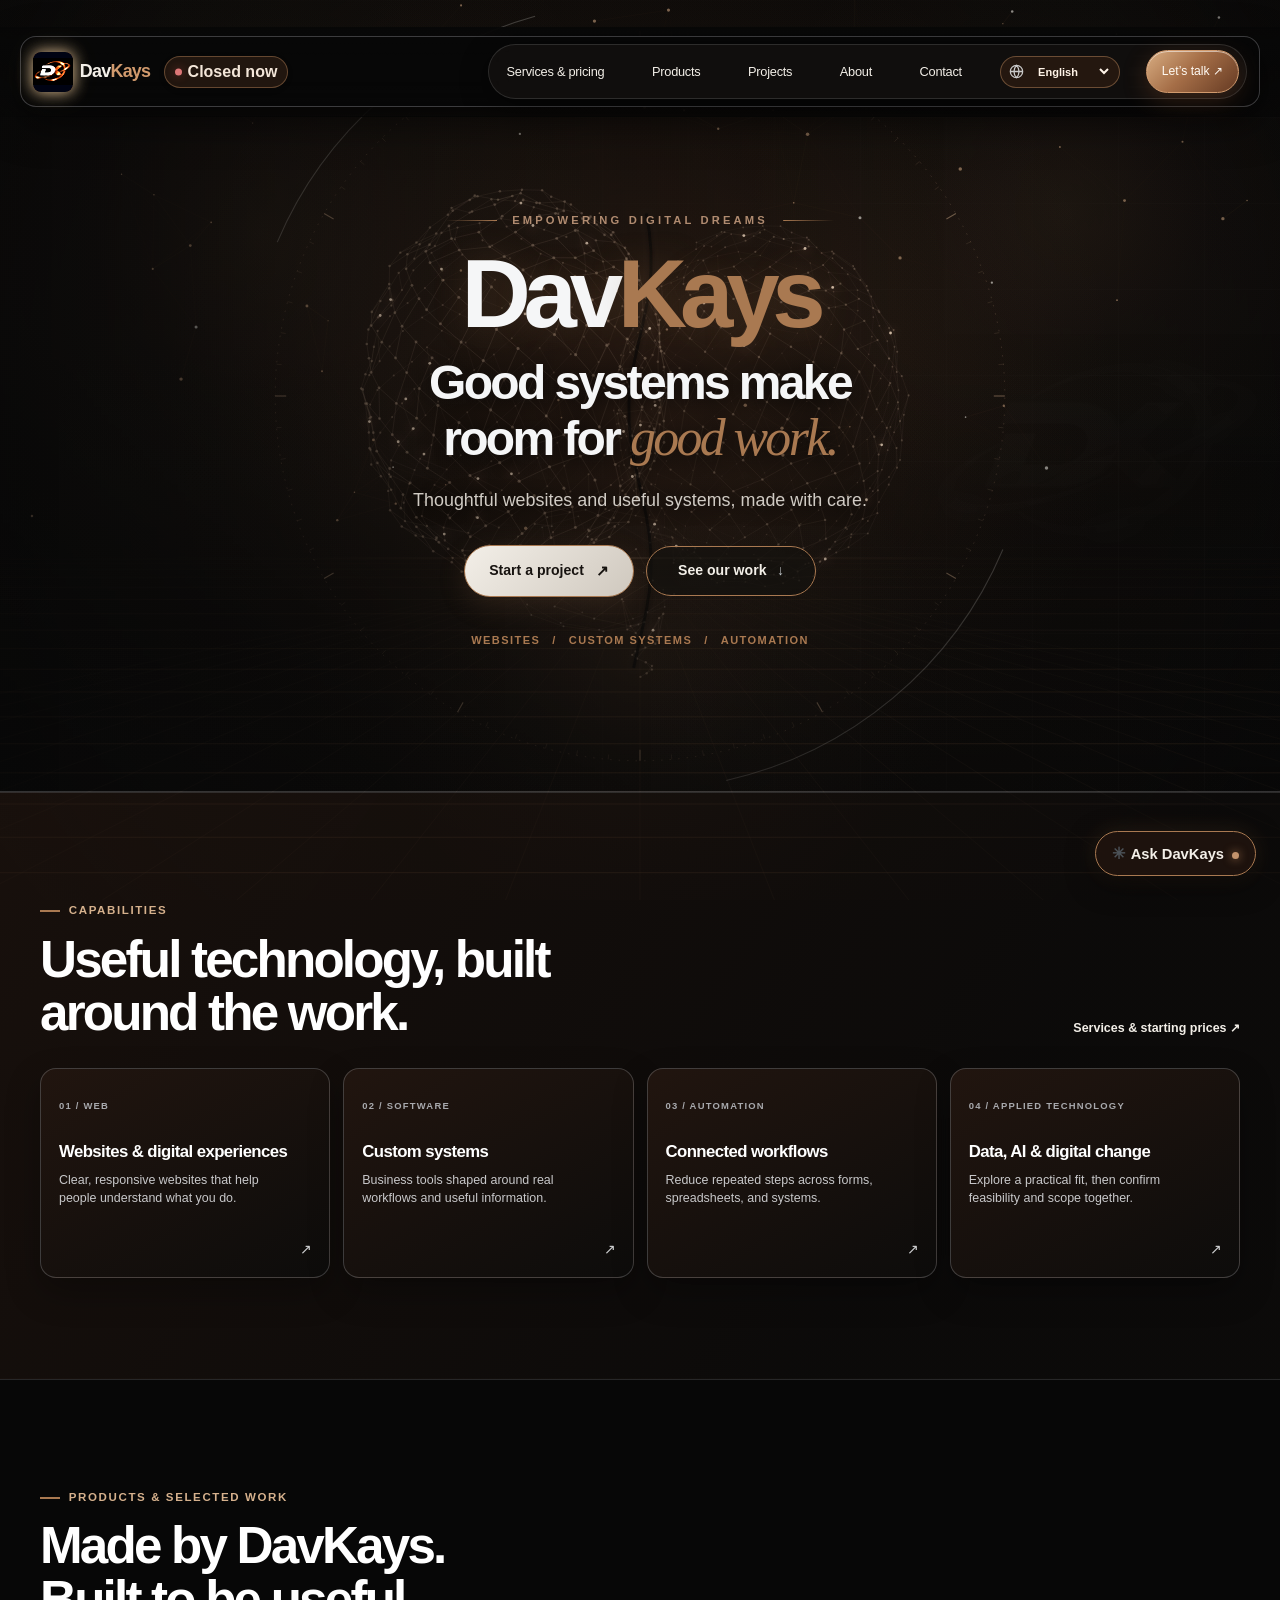
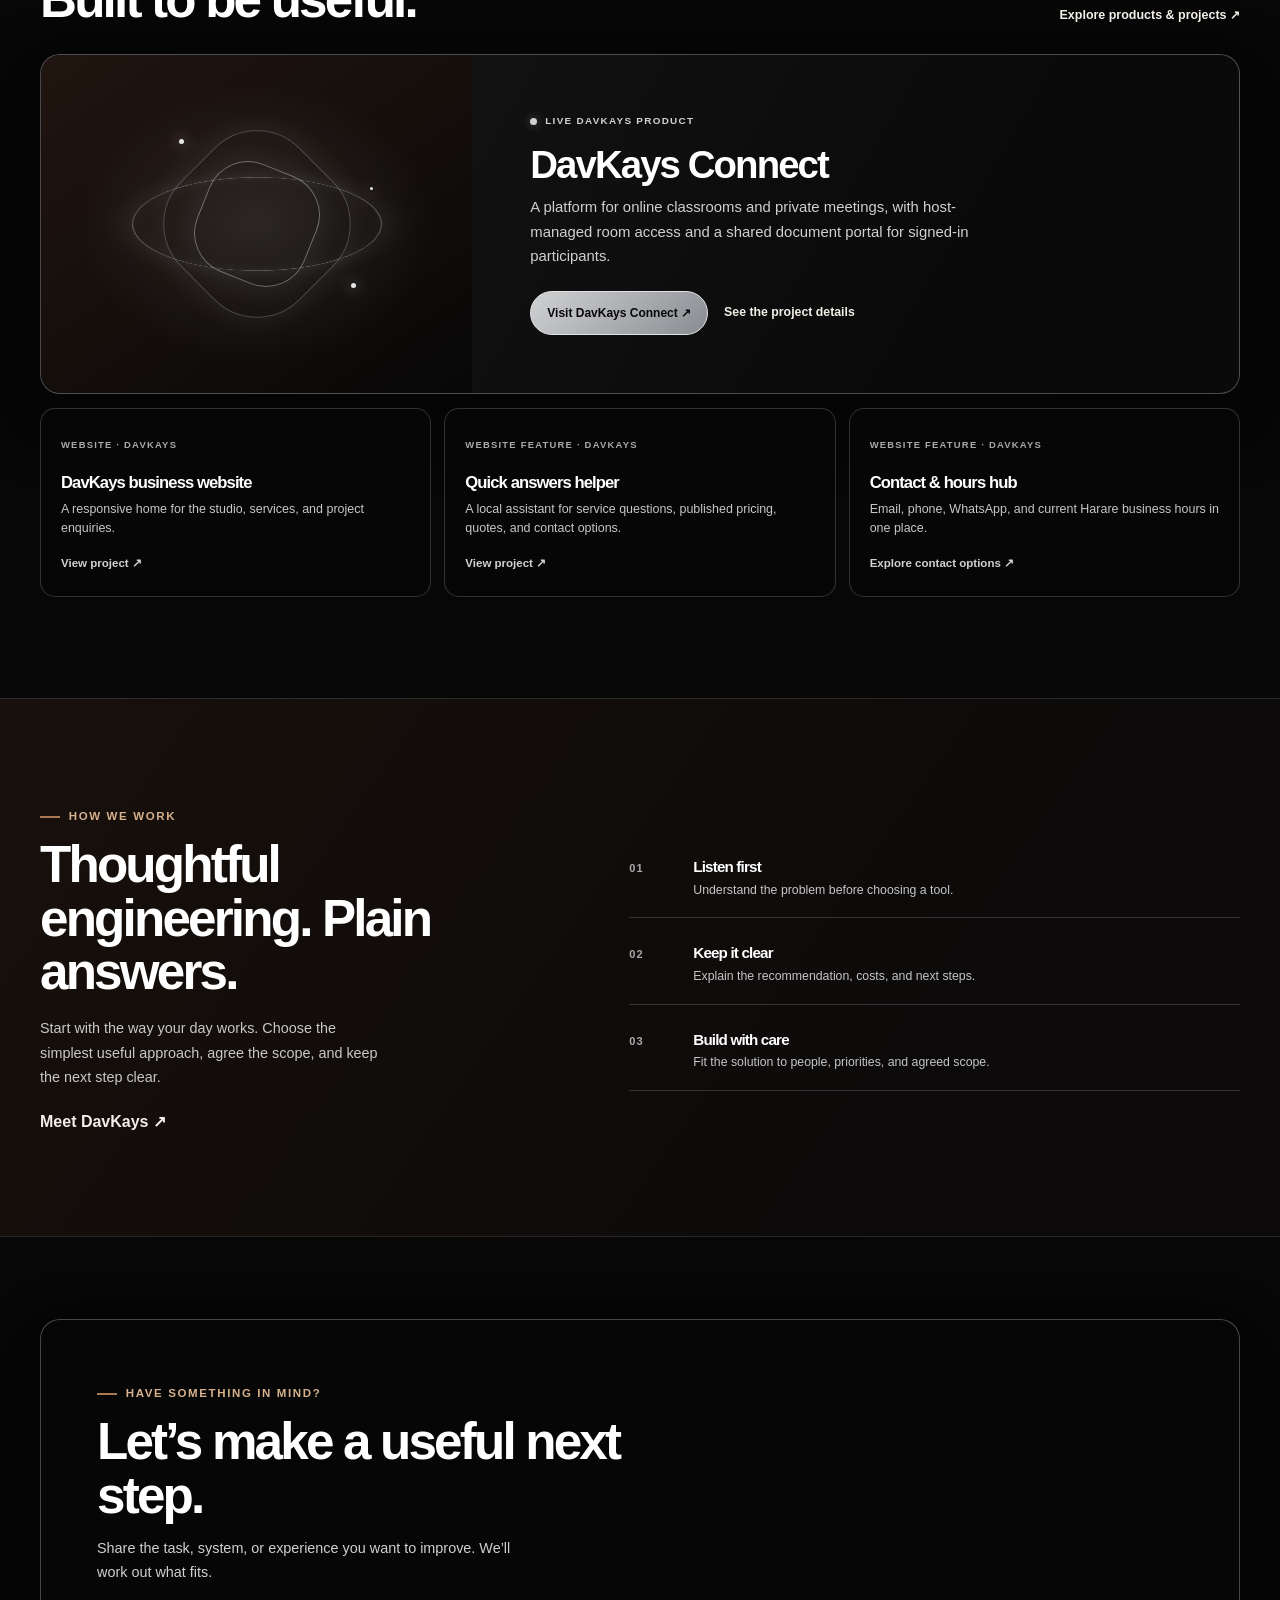
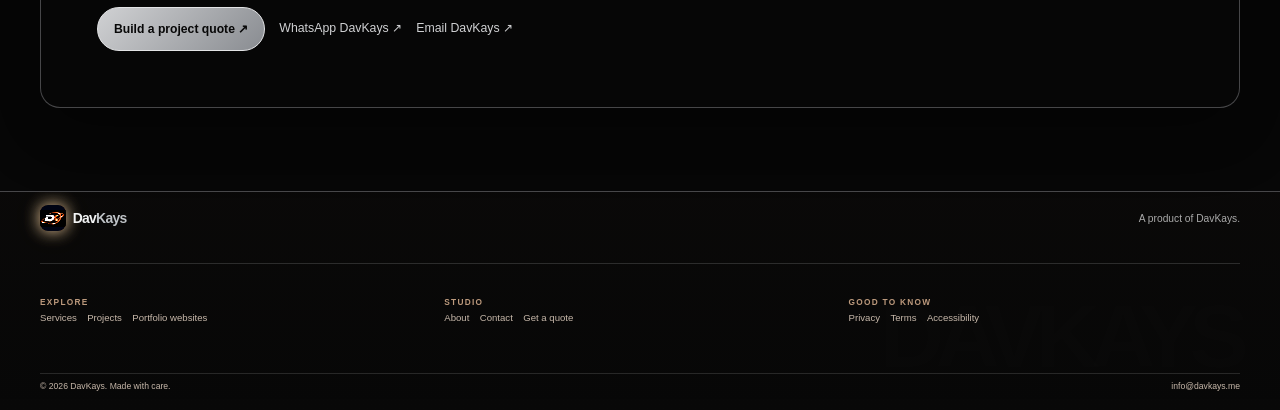
<file: index.html>
<!doctype html>
<html lang="en" class="landing-site">
<head>
  <meta charset="utf-8">
  <meta name="viewport" content="width=device-width,initial-scale=1,viewport-fit=cover">
  <meta name="theme-color" content="#080808">
  <title>DavKays — Digital systems for better work</title>
  <meta name="description" content="DavKays is an independent digital studio creating thoughtful websites, useful software and practical workflow automation.">
  <link rel="canonical" href="https://davkays.me/">
  <meta property="og:type" content="website">
  <meta property="og:title" content="DavKays — Digital systems for better work">
  <meta property="og:description" content="Thoughtful websites, useful systems and practical automation, made with care.">
  <meta property="og:url" content="https://davkays.me/">
  <link rel="stylesheet" href="/style.css?v=davkays-mobile-flow-20261123">
  <link rel="stylesheet" href="/room.css?v=davkays-chrome-2026-11">
  <link rel="stylesheet" href="/room-layout.css?v=davkays-mobile-float-20261123">
  <link rel="stylesheet" href="/room-motion.css?v=davkays-chrome-2026-11">
  <link rel="stylesheet" href="/landing-polish.css?v=complete-transform-20261126">
  <link rel="stylesheet" href="/site-experience.css?v=hero-wordmark-centered-20261126">
  <link rel="icon" href="/assets/davkays-favicon.ico" sizes="any">
  <link rel="icon" type="image/png" sizes="512x512" href="/assets/davkays-favicon-512.png">
  <link rel="apple-touch-icon" sizes="180x180" href="/assets/davkays-apple-touch-icon.png">
  <script type="application/ld+json">{"@context":"https://schema.org","@type":"ProfessionalService","name":"DavKays","url":"https://davkays.me/","description":"An independent digital studio building thoughtful websites and useful systems.","email":"info@davkays.me","address":{"@type":"PostalAddress","addressCountry":"ZW"}}</script>
</head>
<body class="room-page landing-polish landing-app">
  <a class="skip" href="#main">Skip to content</a>
  <header class="topbar">
    <nav class="nav wrap" aria-label="Main navigation">
      <a class="logo" href="/" aria-label="DavKays home"><img class="brand-mark" src="/assets/davkays-dk.png" alt=""><span class="wordmark">Dav<span>Kays</span></span></a>
      <button class="menu" type="button" aria-label="Open navigation menu" aria-expanded="false" aria-controls="navlinks"><span></span><span></span><span></span></button>
      <div class="navlinks" id="navlinks">
        <a href="/services.html">Services &amp; pricing</a>
        <a href="/#products">Products</a>
        <a href="/projects.html">Projects</a>
        <a href="/about.html">About</a>
        <a href="/contact.html">Contact</a>
        <a class="nav-cta" href="/quote.html">Let’s talk <span aria-hidden="true">↗</span></a>
      </div>
    </nav>
  </header>

  <main id="main">
    <section class="room-hero" id="home" aria-labelledby="room-title">
      <div class="hero-photo room-hero-photo" aria-hidden="true"></div>
      <img class="hero-brand-visual" src="/assets/davkays-dk.png" alt="" aria-hidden="true" width="1536" height="1024" decoding="async">
      <div class="room-hero-inner wrap">
        <div class="room-hero-copy">
          <span class="room-kicker">Empowering Digital Dreams</span>
          <h1 class="hero-brand" id="room-title"><span>Dav</span><span>Kays</span></h1>
          <h2 class="hero-statement">Good systems make room for <em>good work.</em></h2>
          <p>Thoughtful websites and useful systems, made with care.</p>
          <div class="room-hero-actions"><a class="room-button" href="/contact.html">Start a project <span aria-hidden="true">↗</span></a><a class="room-ghost hero-outline" href="/projects.html">See our work <span aria-hidden="true">↓</span></a></div>
          <div class="home-capabilities" aria-label="DavKays capabilities"><a href="/services.html">Websites</a><span aria-hidden="true">/</span><a href="/services.html">Custom systems</a><span aria-hidden="true">/</span><a href="/services.html">Automation</a></div>
        </div>
      </div>
    </section>

    <section class="home-section home-capability-section" id="capabilities" aria-labelledby="home-capabilities-title">
      <div class="wrap">
        <div class="home-section-heading"><div><span class="eyebrow">Capabilities</span><h2 id="home-capabilities-title">Useful technology, built around the work.</h2></div><a class="text-link" href="/services.html">Services &amp; starting prices <span aria-hidden="true">↗</span></a></div>
        <div class="home-capability-grid">
          <a class="home-capability-card" href="/services.html#websites"><span>01 / WEB</span><h3>Websites &amp; digital experiences</h3><p>Clear, responsive websites that help people understand what you do.</p><b aria-hidden="true">↗</b></a>
          <a class="home-capability-card" href="/services.html#custom"><span>02 / SOFTWARE</span><h3>Custom systems</h3><p>Business tools shaped around real workflows and useful information.</p><b aria-hidden="true">↗</b></a>
          <a class="home-capability-card" href="/services.html#automation"><span>03 / AUTOMATION</span><h3>Connected workflows</h3><p>Reduce repeated steps across forms, spreadsheets, and systems.</p><b aria-hidden="true">↗</b></a>
          <a class="home-capability-card" href="/services.html#capabilities"><span>04 / APPLIED TECHNOLOGY</span><h3>Data, AI &amp; digital change</h3><p>Explore a practical fit, then confirm feasibility and scope together.</p><b aria-hidden="true">↗</b></a>
        </div>
      </div>
    </section>

    <section class="home-section home-products-section" id="products" aria-labelledby="home-products-title">
      <div class="wrap">
        <div class="home-section-heading"><div><span class="eyebrow">Products &amp; selected work</span><h2 id="home-products-title">Made by DavKays. Built to be useful.</h2></div><a class="text-link" href="/projects.html">Explore products &amp; projects <span aria-hidden="true">↗</span></a></div>
        <article class="home-product-feature">
          <div class="home-product-mark" aria-hidden="true"><span class="home-product-orbit"></span><i></i><i></i><i></i></div>
          <div class="home-product-copy"><span class="home-project-label"><i aria-hidden="true"></i> Live DavKays product</span><h3>DavKays Connect</h3><p>A platform for online classrooms and private meetings, with host-managed room access and a shared document portal for signed-in participants.</p><div class="home-product-links"><a class="btn" href="https://davkays-connect.davidkanyurira6.workers.dev/" target="_blank" rel="noopener noreferrer">Visit DavKays Connect ↗</a><a class="text-link" href="/projects.html">See the project details</a></div></div>
        </article>
        <div class="home-work-grid">
          <article class="home-work-card"><span>WEBSITE · DAVKAYS</span><h3>DavKays business website</h3><p>A responsive home for the studio, services, and project enquiries.</p><a href="/projects.html">View project ↗</a></article>
          <article class="home-work-card"><span>WEBSITE FEATURE · DAVKAYS</span><h3>Quick answers helper</h3><p>A local assistant for service questions, published pricing, quotes, and contact options.</p><a href="/projects.html">View project ↗</a></article>
          <article class="home-work-card"><span>WEBSITE FEATURE · DAVKAYS</span><h3>Contact &amp; hours hub</h3><p>Email, phone, WhatsApp, and current Harare business hours in one place.</p><a href="/contact.html">Explore contact options ↗</a></article>
        </div>
      </div>
    </section>

    <section class="home-section home-approach-section" id="approach" aria-labelledby="home-approach-title">
      <div class="wrap home-approach-layout"><div><span class="eyebrow">How we work</span><h2 id="home-approach-title">Thoughtful engineering. Plain answers.</h2><p>Start with the way your day works. Choose the simplest useful approach, agree the scope, and keep the next step clear.</p><a class="text-link" href="/about.html">Meet DavKays <span aria-hidden="true">↗</span></a></div><div class="home-principles"><article><span>01</span><div><h3>Listen first</h3><p>Understand the problem before choosing a tool.</p></div></article><article><span>02</span><div><h3>Keep it clear</h3><p>Explain the recommendation, costs, and next steps.</p></div></article><article><span>03</span><div><h3>Build with care</h3><p>Fit the solution to people, priorities, and agreed scope.</p></div></article></div></div>
    </section>

    <section class="home-section home-final-section" id="start-project" aria-labelledby="home-final-title">
      <div class="wrap home-final-panel"><span class="eyebrow">Have something in mind?</span><h2 id="home-final-title">Let’s make a useful next step.</h2><p>Share the task, system, or experience you want to improve. We’ll work out what fits.</p><div><a class="btn" href="/quote.html">Build a project quote ↗</a><a class="home-direct-link" href="https://wa.me/263711881780" target="_blank" rel="noopener noreferrer">WhatsApp DavKays ↗</a><a class="home-direct-link" href="mailto:info@davkays.me">Email DavKays ↗</a></div></div>
    </section>
  </main>

  <footer class="room-footer">
    <div class="wrap">
      <div class="room-footer-top"><a class="logo" href="/" aria-label="DavKays home"><img class="brand-mark" src="/assets/davkays-dk.png" alt=""><span class="wordmark">Dav<span>Kays</span></span></a><span>A product of DavKays.</span></div>
      <div class="room-footer-links">
        <div><h2>Explore</h2><a href="/services.html">Services</a><a href="/projects.html">Projects</a><a href="/portfolio-websites.html">Portfolio websites</a></div>
        <div><h2>Studio</h2><a href="/about.html">About</a><a href="/contact.html">Contact</a><a href="/quote.html">Get a quote</a></div>
        <div><h2>Good to know</h2><a href="/privacy.html">Privacy</a><a href="/terms.html">Terms</a><a href="/accessibility.html">Accessibility</a></div>
      </div>
      <div class="footer-wordmark" aria-hidden="true">DAVKAYS</div>
      <div class="room-copyright"><span>© 2026 DavKays. Made with care.</span><a href="mailto:info@davkays.me">info@davkays.me</a></div>
    </div>
  </footer>
  <script src="/script.js" defer></script>
  <script src="/locale.js" defer></script>
  <script src="/pricing-config.js" defer></script>
  <script src="/chat.js?v=assistant-quotes-scheduling-20261123" defer></script>
  <script src="/tech-background.js?v=hero-brain-v2-20261126" defer></script>
</body>
</html>
</file>
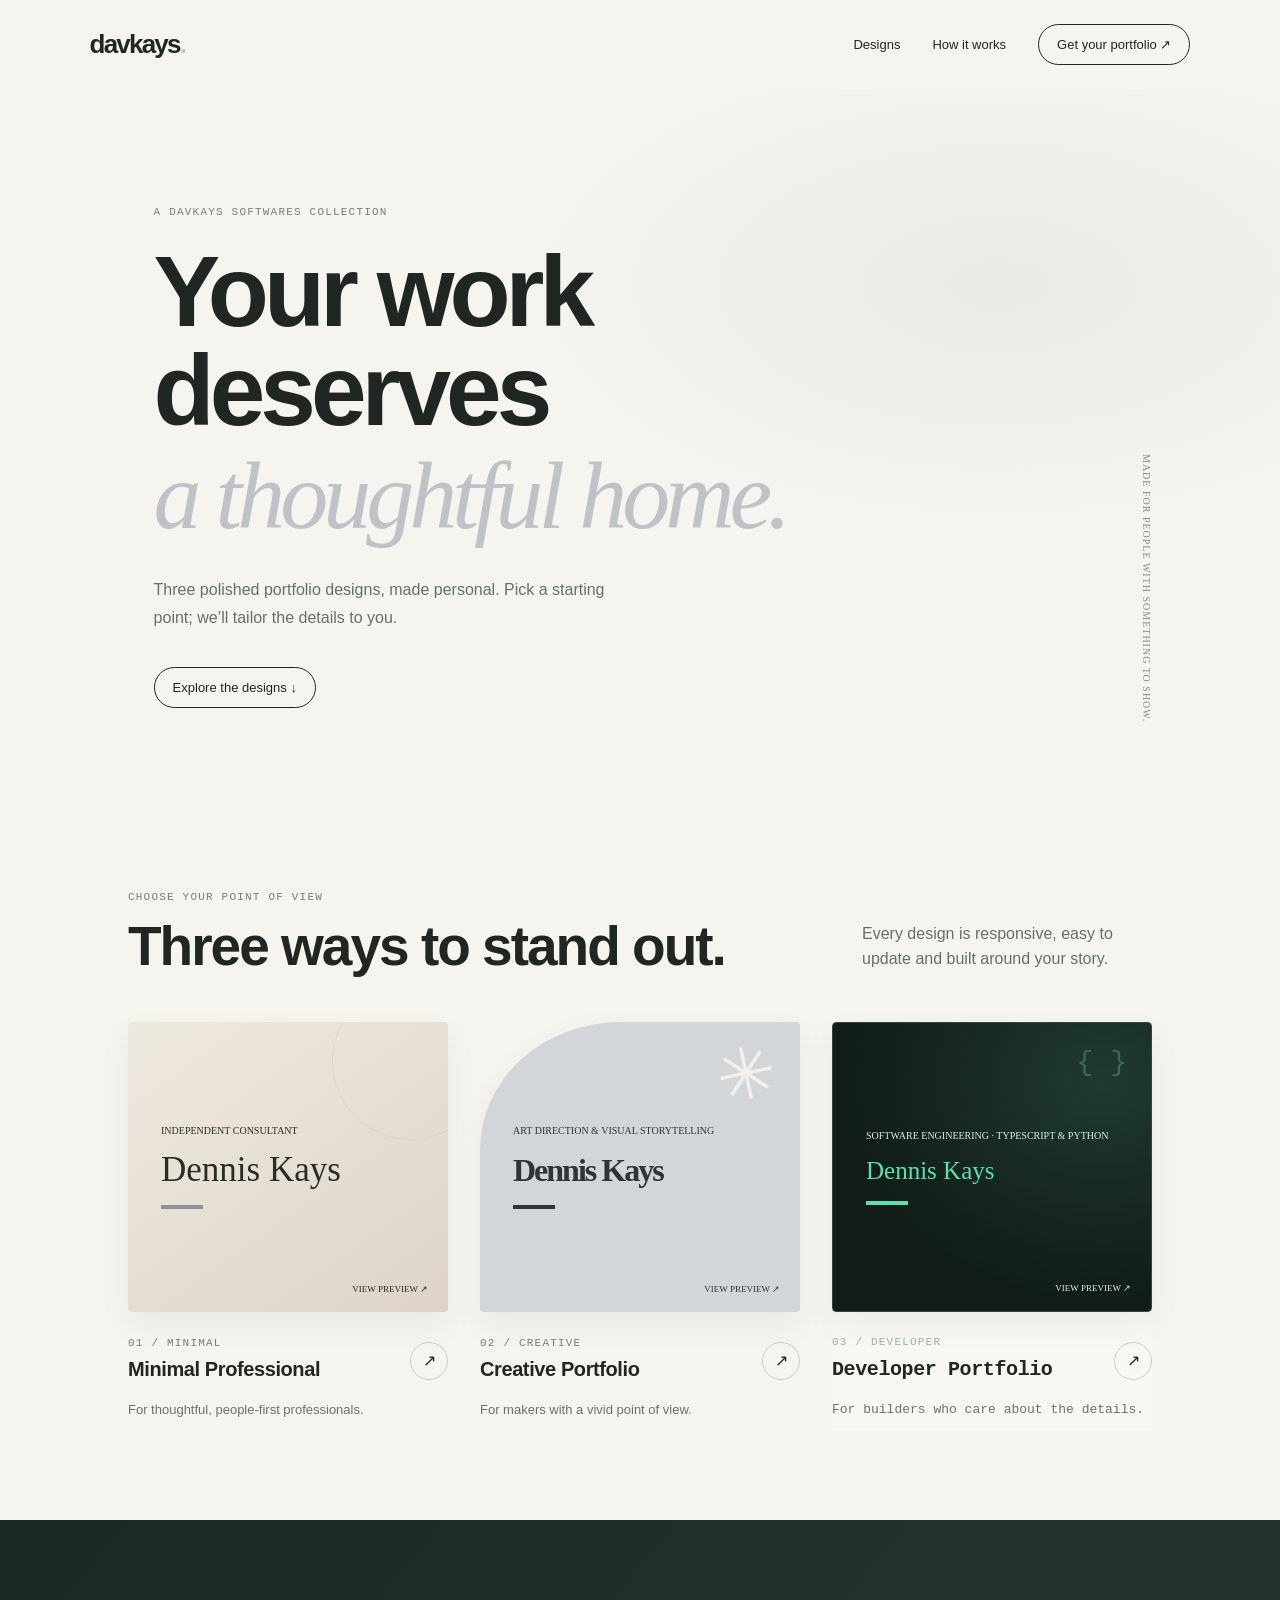
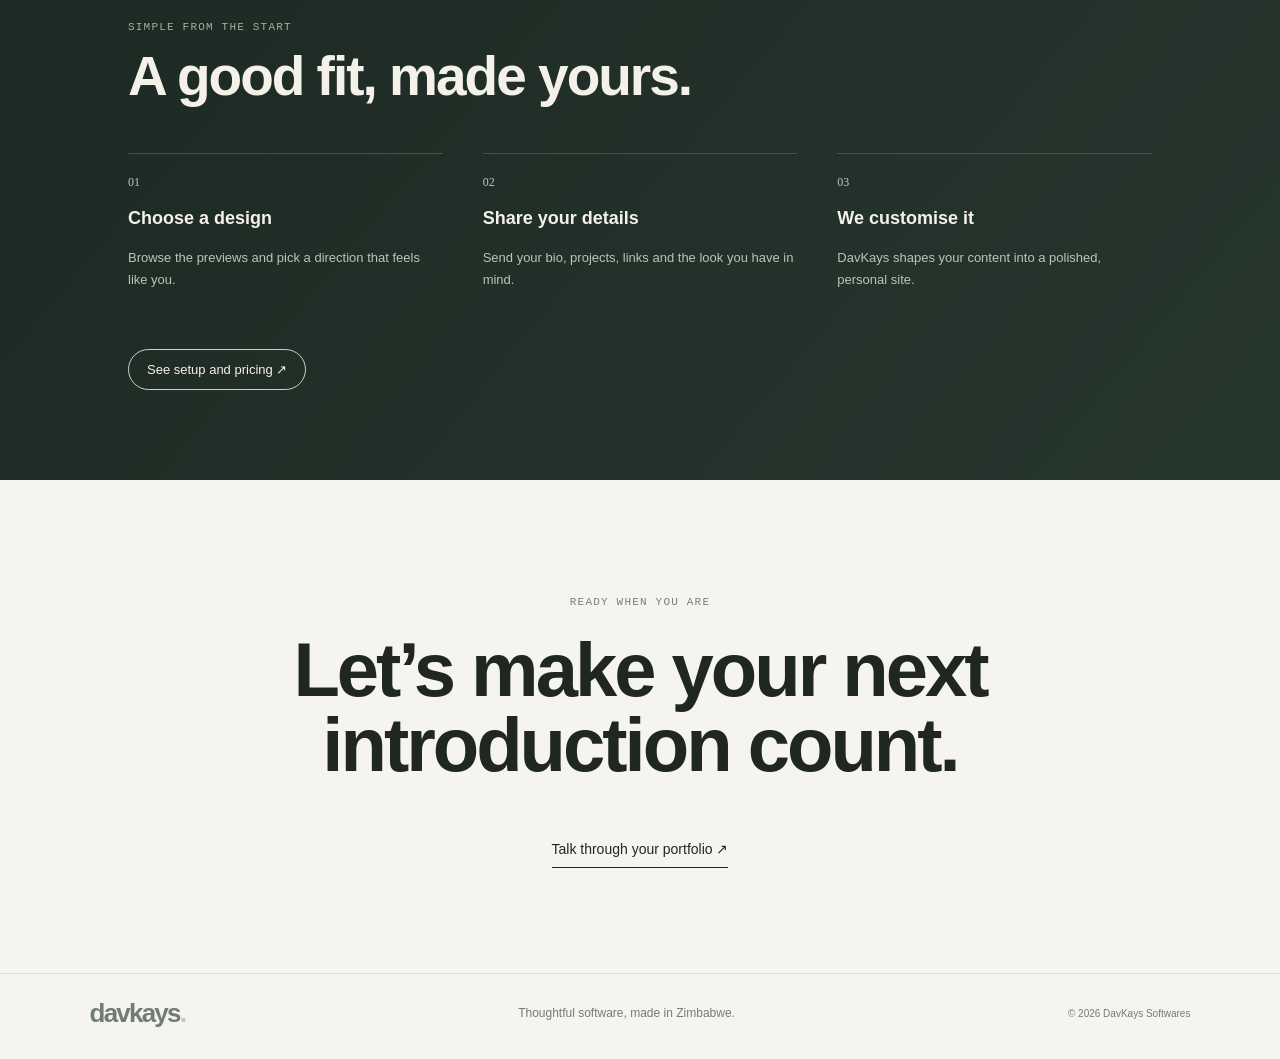
<file: portfolio-templates/index.html>
<!DOCTYPE html><html lang="en"><head><meta charset="utf-8"><meta name="viewport" content="width=device-width, initial-scale=1"><meta name="description" content="Three thoughtful, customisable portfolio website designs. Choose a style and let DavKays make it yours."><meta property="og:type" content="website"><meta property="og:title" content="DavKays Portfolio Templates — Make your work visible"><meta property="og:description" content="Three thoughtful, customisable portfolio website designs. Choose a style and let DavKays make it yours."><meta property="og:site_name" content="DavKays Softwares"><meta name="theme-color" content="#f6f4ef"><link rel="icon" href="/portfolio-templates/favicon.svg?v=davkays-chrome-2026-11" type="image/svg+xml"><link rel="stylesheet" href="/portfolio-templates/styles.css?v=davkays-chrome-2026-11"><title>DavKays Portfolio Templates — Make your work visible</title></head><body class="showcase" style="--chrome:#bfc3c7;--page-background:#f9f7f2;--page-foreground:#202722;--body-font:Arial, sans-serif"><header class="topbar"><a class="wordmark" href="/portfolio-templates/">davkays<span>.</span></a><nav aria-label="Main navigation"><a href="#designs">Designs</a><a href="#how">How it works</a><a class="nav-cta" href="/portfolio-websites.html">Get your portfolio ↗</a></nav></header><main><section class="hero"><p class="eyebrow">A DavKays Softwares collection</p><h1>Your work deserves<br><em>a thoughtful home.</em></h1><p class="intro">Three polished portfolio designs, made personal. Pick a starting point; we’ll tailor the details to you.</p><a class="button" href="#designs">Explore the designs ↓</a><div class="hero-note">MADE FOR PEOPLE WITH SOMETHING TO SHOW.</div></section><section class="section" id="designs"><div class="section-head"><div><p class="eyebrow">Choose your point of view</p><h2>Three ways to stand out.</h2></div><p>Every design is responsive, easy to update and built around your story.</p></div><div class="cards"><article class="design-card minimal"><a href="/portfolio-templates/templates/minimal-professional/" aria-label="View full preview: Minimal Professional"><div class="preview" aria-hidden="true"><small>Independent consultant</small><strong>Dennis Kays</strong><i></i><span>VIEW PREVIEW ↗</span></div></a><div class="card-info"><div><span class="eyebrow">01 / MINIMAL</span><h3>Minimal Professional</h3></div><a href="/portfolio-templates/templates/minimal-professional/" aria-label="Preview Minimal Professional">↗</a></div><p>For thoughtful, people-first professionals.</p></article><article class="design-card creative"><a href="/portfolio-templates/templates/creative-portfolio/" aria-label="View full preview: Creative Portfolio"><div class="preview" aria-hidden="true"><small>Art direction &amp; visual storytelling</small><strong>Dennis Kays</strong><i></i><span>VIEW PREVIEW ↗</span></div></a><div class="card-info"><div><span class="eyebrow">02 / CREATIVE</span><h3>Creative Portfolio</h3></div><a href="/portfolio-templates/templates/creative-portfolio/" aria-label="Preview Creative Portfolio">↗</a></div><p>For makers with a vivid point of view.</p></article><article class="design-card developer"><a href="/portfolio-templates/templates/developer-portfolio/" aria-label="View full preview: Developer Portfolio"><div class="preview" aria-hidden="true"><small>Software engineering · TypeScript &amp; Python</small><strong>Dennis Kays</strong><i></i><span>VIEW PREVIEW ↗</span></div></a><div class="card-info"><div><span class="eyebrow">03 / DEVELOPER</span><h3>Developer Portfolio</h3></div><a href="/portfolio-templates/templates/developer-portfolio/" aria-label="Preview Developer Portfolio">↗</a></div><p>For builders who care about the details.</p></article></div></section><section class="how section" id="how"><p class="eyebrow">Simple from the start</p><h2>A good fit, made yours.</h2><div class="steps"><article><span>01</span><h3>Choose a design</h3><p>Browse the previews and pick a direction that feels like you.</p></article><article><span>02</span><h3>Share your details</h3><p>Send your bio, projects, links and the look you have in mind.</p></article><article><span>03</span><h3>We customise it</h3><p>DavKays shapes your content into a polished, personal site.</p></article></div><a class="button light" href="/portfolio-websites.html">See setup and pricing ↗</a></section><section class="closing"><p class="eyebrow">READY WHEN YOU ARE</p><h2>Let’s make your next<br>introduction count.</h2><a href="/contact.html">Talk through your portfolio ↗</a></section></main><footer><a class="wordmark" href="/portfolio-templates/">davkays<span>.</span></a><p>Thoughtful software, made in Zimbabwe.</p><small>© 2026 DavKays Softwares</small></footer></body></html>
</file>
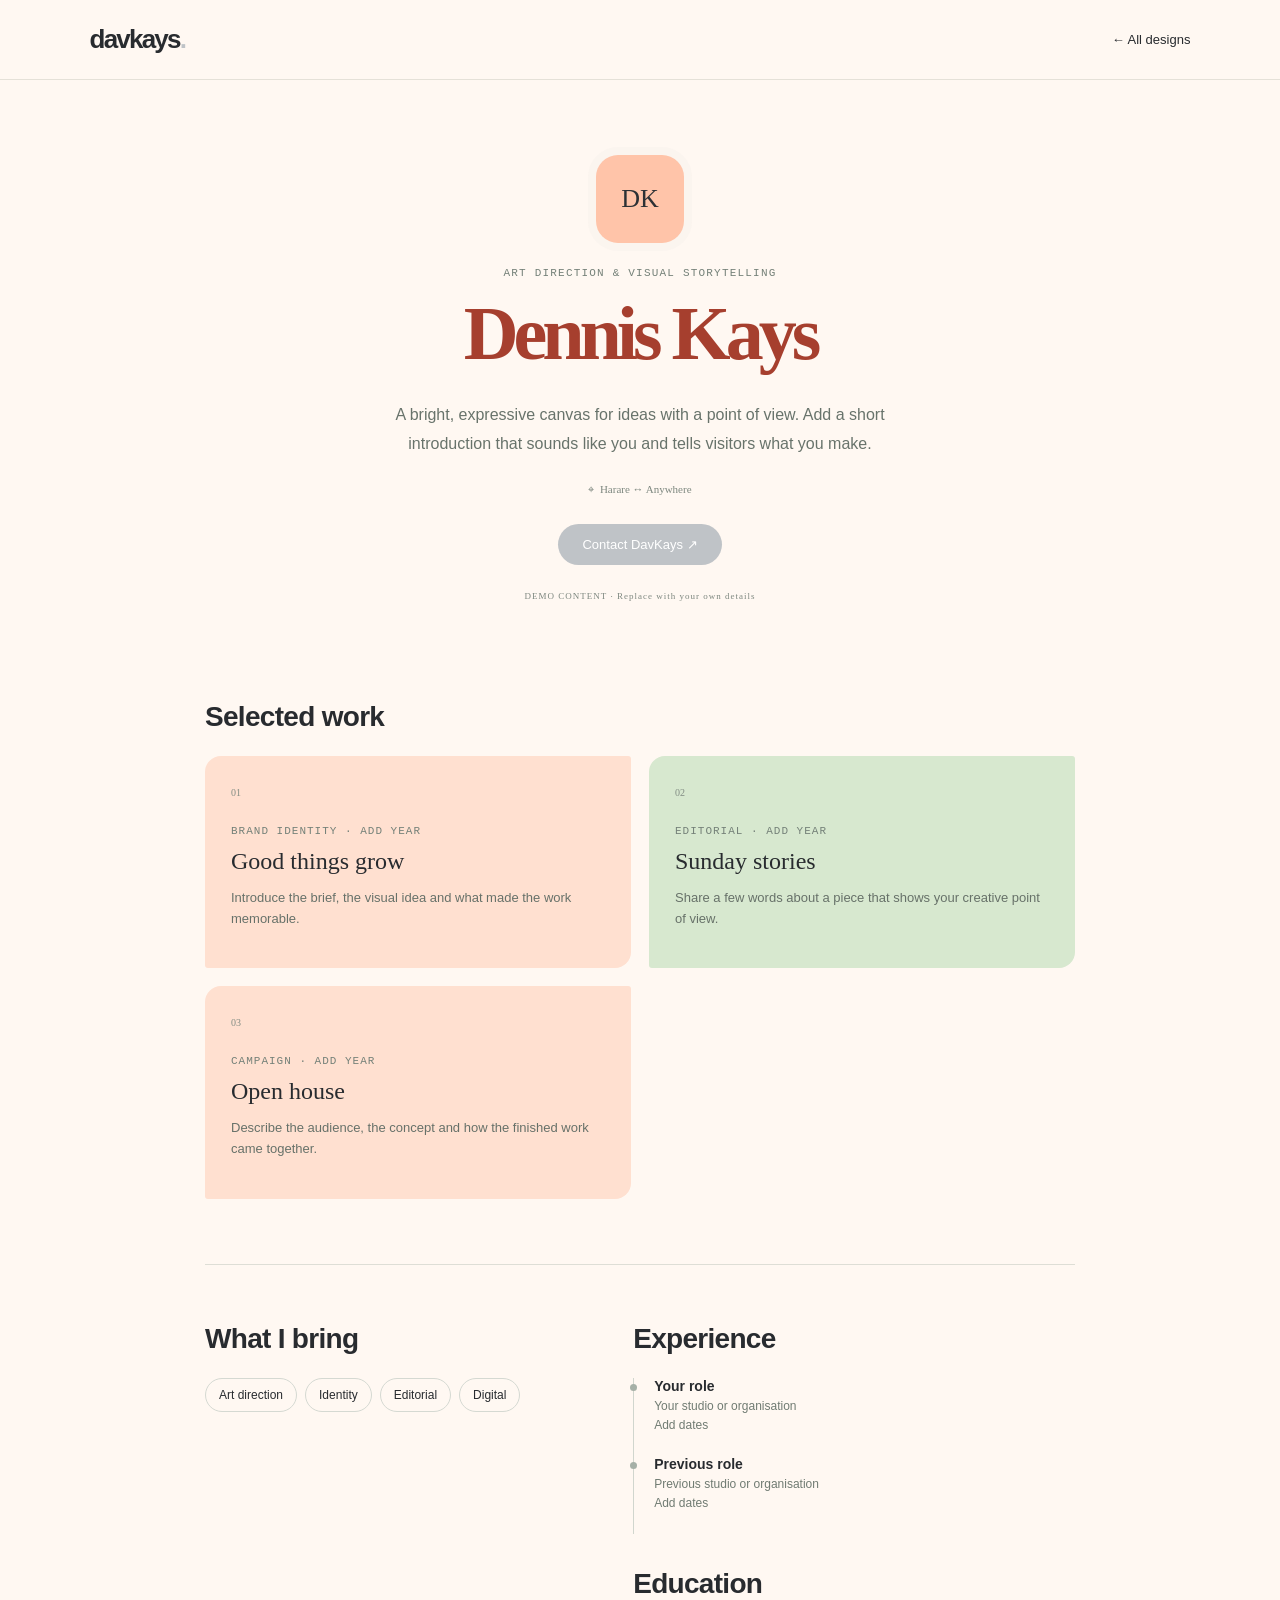
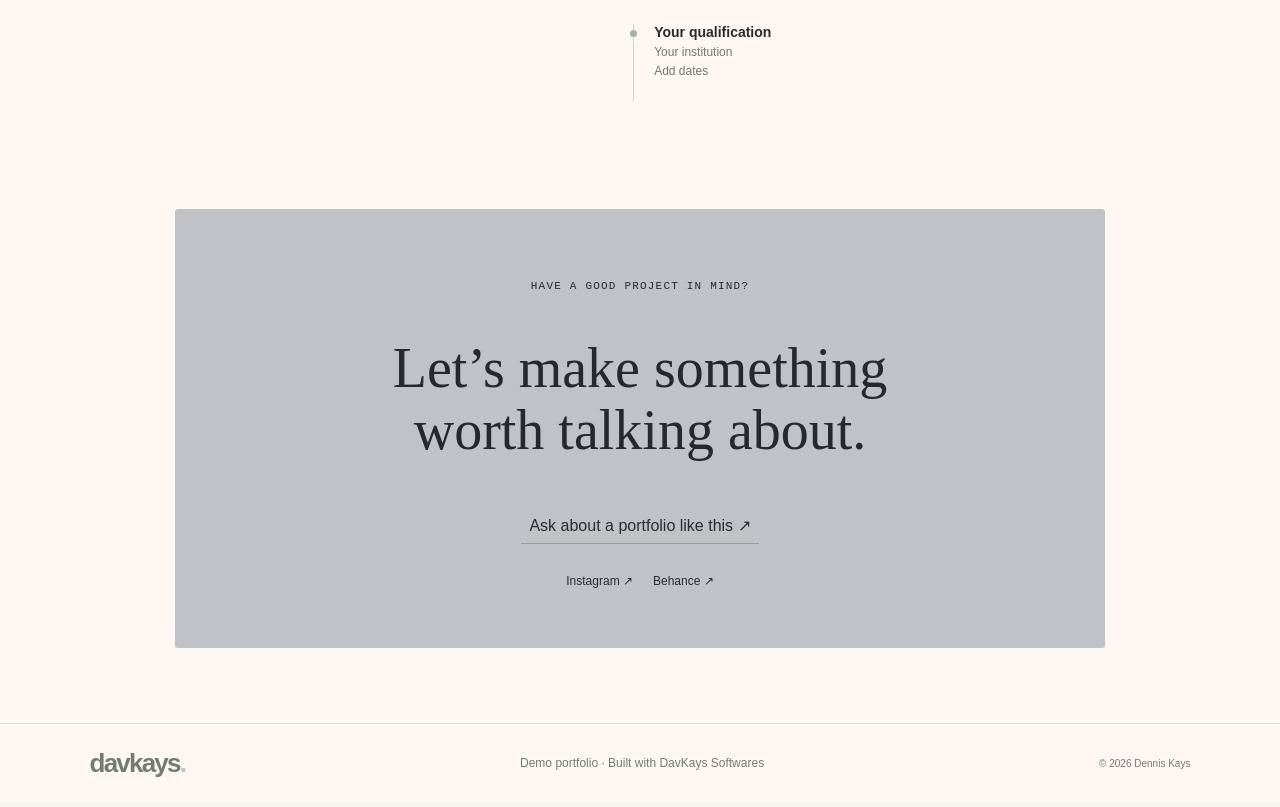
<file: portfolio-templates/templates/creative-portfolio/index.html>
<!DOCTYPE html><html lang="en"><head><meta charset="utf-8"><meta name="viewport" content="width=device-width, initial-scale=1"><meta name="description" content="A bright, expressive canvas for ideas with a point of view. Add a short introduction that sounds like you and tells visitors what you make."><meta property="og:type" content="website"><meta property="og:title" content="Dennis Kays — Art direction &amp; visual storytelling"><meta property="og:description" content="A bright, expressive canvas for ideas with a point of view. Add a short introduction that sounds like you and tells visitors what you make."><meta property="og:site_name" content="DavKays Softwares"><meta name="theme-color" content="#f6f4ef"><link rel="icon" href="/portfolio-templates/favicon.svg?v=davkays-chrome-2026-11" type="image/svg+xml"><link rel="stylesheet" href="/portfolio-templates/styles.css?v=davkays-chrome-2026-11"><title>Dennis Kays — Art direction &amp; visual storytelling</title></head><body class="portfolio-page creative" style="--chrome:#bfc3c7;--page-background:#fff8f2;--page-foreground:#282b2f;--body-font:Arial, sans-serif"><header class="portfolio-nav"><a class="wordmark" href="/portfolio-templates/">davkays<span>.</span></a><a href="/portfolio-templates/">← All designs</a></header><main class="portfolio"><section class="portfolio-hero"><div class="avatar"><span role="img" aria-label="Profile image placeholder for Dennis Kays">DK</span></div><p class="eyebrow">Art direction &amp; visual storytelling</p><h1>Dennis Kays</h1><p class="bio">A bright, expressive canvas for ideas with a point of view. Add a short introduction that sounds like you and tells visitors what you make.</p><p class="location">⌖ &nbsp;Harare ↔ Anywhere</p><a class="contact-button" href="/contact.html">Contact DavKays ↗</a><p class="demo-note">DEMO CONTENT · Replace with your own details</p></section><section class="portfolio-section"><h2>Selected work</h2><div class="project-grid"><article class="project project-1"><span class="project-number">01</span><p class="eyebrow">Brand identity · Add year</p><h3>Good things grow</h3><p>Introduce the brief, the visual idea and what made the work memorable.</p></article><article class="project project-2"><span class="project-number">02</span><p class="eyebrow">Editorial · Add year</p><h3>Sunday stories</h3><p>Share a few words about a piece that shows your creative point of view.</p></article><article class="project project-3"><span class="project-number">03</span><p class="eyebrow">Campaign · Add year</p><h3>Open house</h3><p>Describe the audience, the concept and how the finished work came together.</p></article></div></section><section class="portfolio-section split"><div><h2>What I bring</h2><ul class="skill-list"><li>Art direction</li><li>Identity</li><li>Editorial</li><li>Digital</li></ul></div><div><h2>Experience</h2><ol class="timeline"><li><strong>Your role</strong><span>Your studio or organisation</span><small>Add dates</small></li><li><strong>Previous role</strong><span>Previous studio or organisation</span><small>Add dates</small></li></ol><h2 class="education-title">Education</h2><ol class="timeline"><li><strong>Your qualification</strong><span>Your institution</span><small>Add dates</small></li></ol></div></section><section class="portfolio-contact"><p class="eyebrow">Have a good project in mind?</p><h2>Let’s make something<br>worth talking about.</h2><a href="/portfolio-websites.html">Ask about a portfolio like this ↗</a><div class="socials"><a href="https://www.instagram.com/" target="_blank" rel="noopener noreferrer">Instagram ↗</a><a href="https://www.behance.net/" target="_blank" rel="noopener noreferrer">Behance ↗</a></div></section></main><footer><a class="wordmark" href="/portfolio-templates/">davkays<span>.</span></a><p>Demo portfolio · Built with DavKays Softwares</p><small>© 2026 Dennis Kays</small></footer></body></html>
</file>
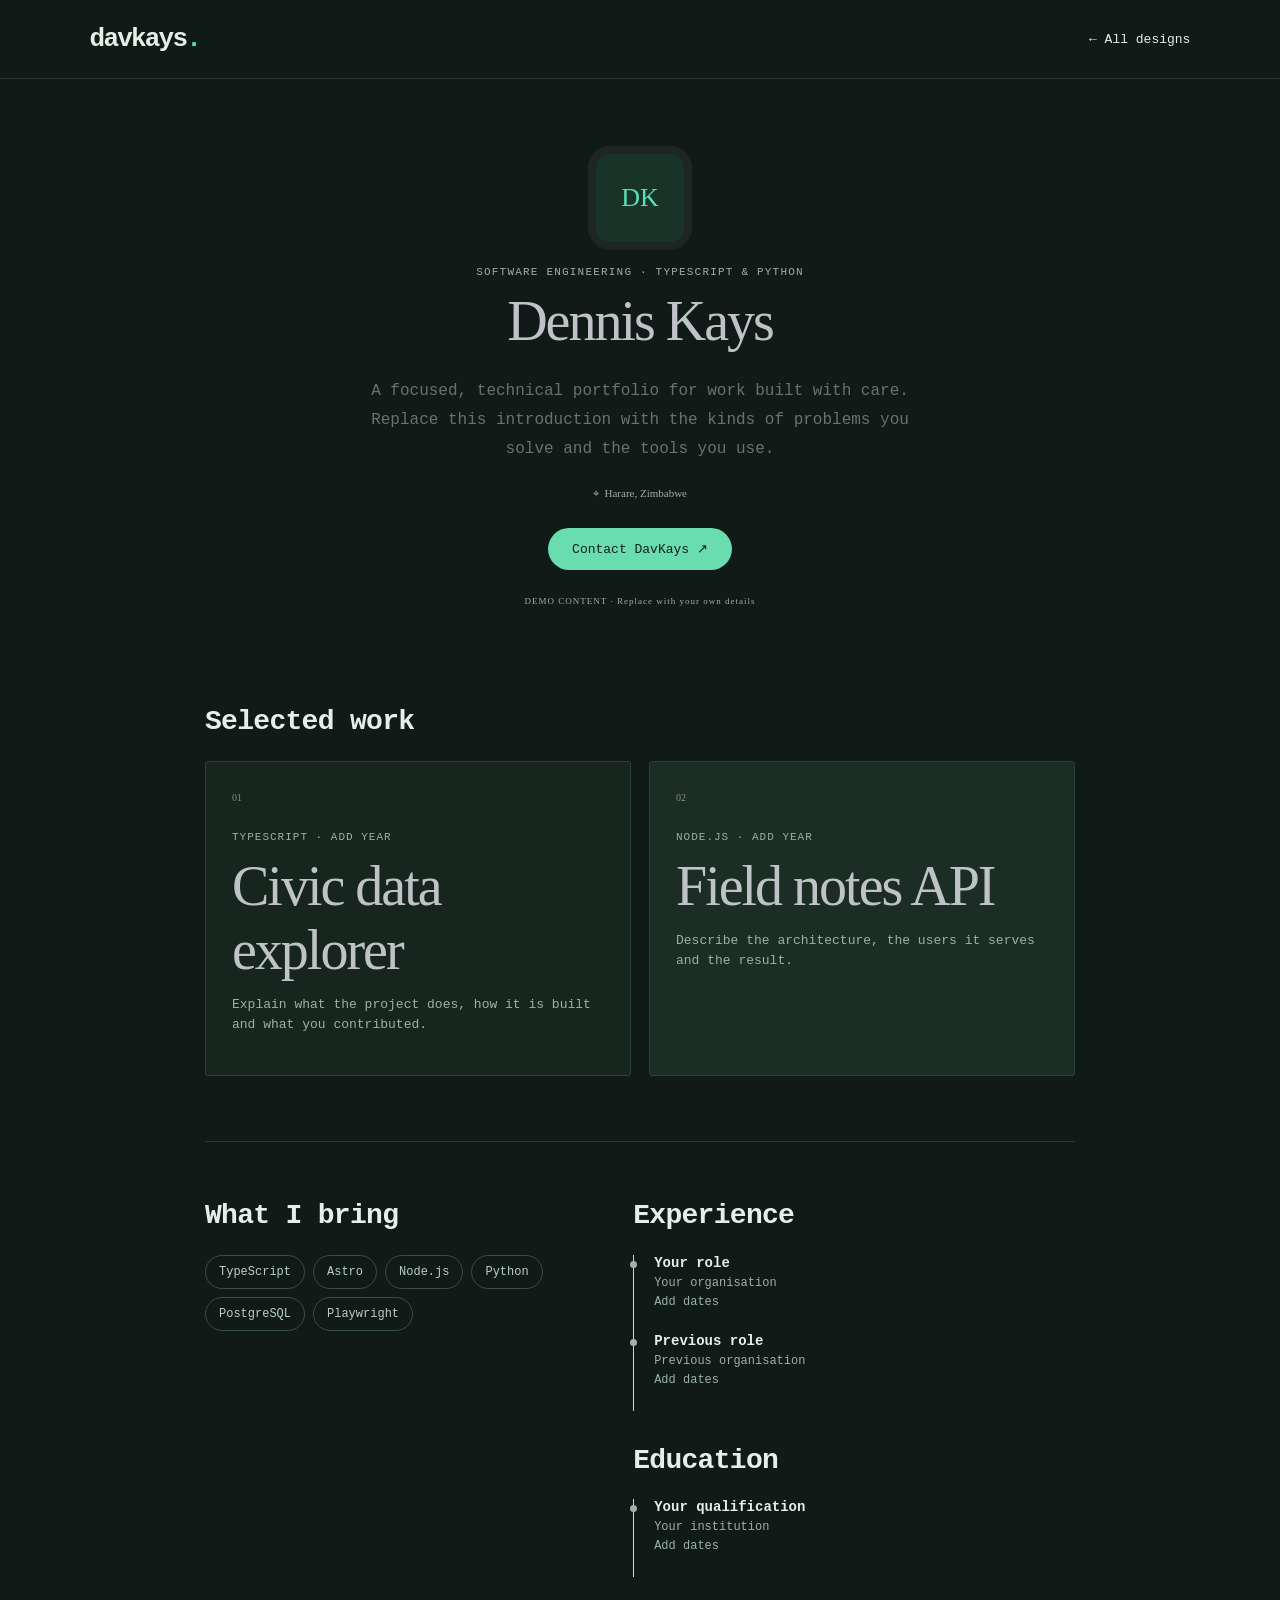
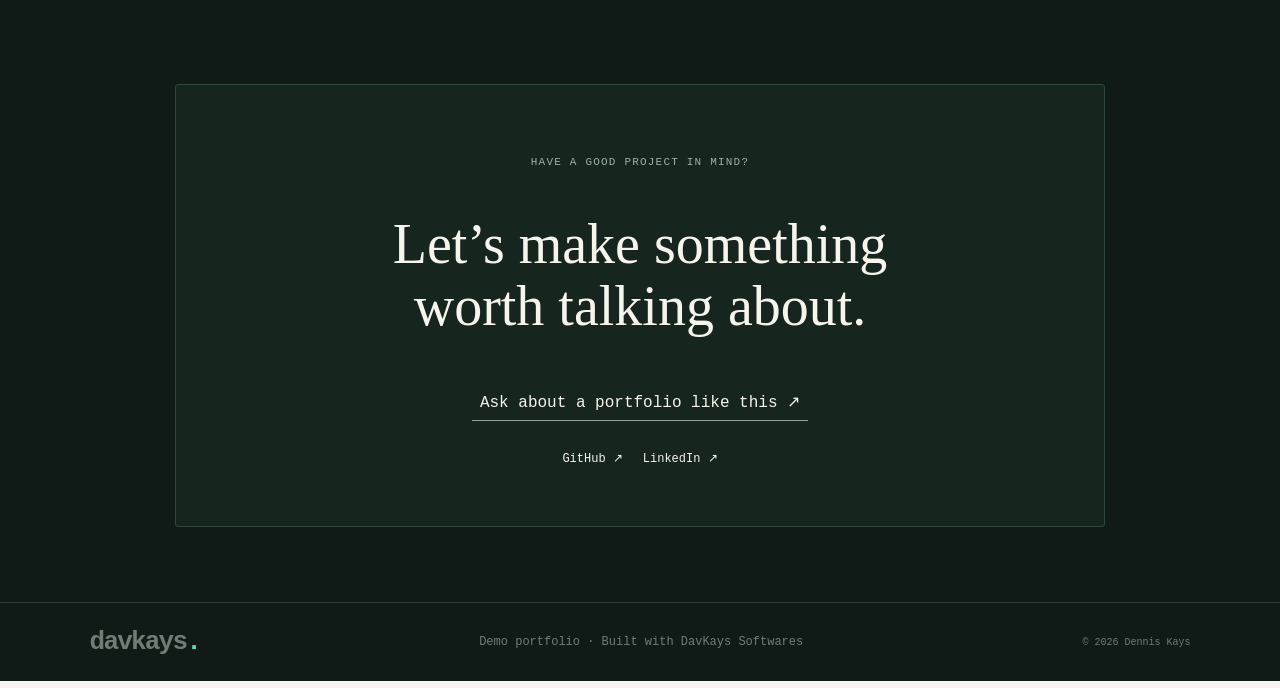
<file: portfolio-templates/templates/developer-portfolio/index.html>
<!DOCTYPE html><html lang="en"><head><meta charset="utf-8"><meta name="viewport" content="width=device-width, initial-scale=1"><meta name="description" content="A focused, technical portfolio for work built with care. Replace this introduction with the kinds of problems you solve and the tools you use."><meta property="og:type" content="website"><meta property="og:title" content="Dennis Kays — Software engineering · TypeScript &amp; Python"><meta property="og:description" content="A focused, technical portfolio for work built with care. Replace this introduction with the kinds of problems you solve and the tools you use."><meta property="og:site_name" content="DavKays Softwares"><meta name="theme-color" content="#f6f4ef"><link rel="icon" href="/portfolio-templates/favicon.svg?v=davkays-chrome-2026-11" type="image/svg+xml"><link rel="stylesheet" href="/portfolio-templates/styles.css?v=davkays-chrome-2026-11"><title>Dennis Kays — Software engineering · TypeScript &amp; Python</title></head><body class="portfolio-page developer" style="--accent:#69ddb0;--page-background:#101a16;--page-foreground:#e6eee8;--body-font:Consolas, monospace"><header class="portfolio-nav"><a class="wordmark" href="/portfolio-templates/">davkays<span>.</span></a><a href="/portfolio-templates/">← All designs</a></header><main class="portfolio"><section class="portfolio-hero"><div class="avatar"><span role="img" aria-label="Profile image placeholder for Dennis Kays">DK</span></div><p class="eyebrow">Software engineering · TypeScript &amp; Python</p><h1>Dennis Kays</h1><p class="bio">A focused, technical portfolio for work built with care. Replace this introduction with the kinds of problems you solve and the tools you use.</p><p class="location">⌖ &nbsp;Harare, Zimbabwe</p><a class="contact-button" href="/contact.html">Contact DavKays ↗</a><p class="demo-note">DEMO CONTENT · Replace with your own details</p></section><section class="portfolio-section"><h2>Selected work</h2><div class="project-grid"><article class="project project-1"><span class="project-number">01</span><p class="eyebrow">TypeScript · Add year</p><h3>Civic data explorer</h3><p>Explain what the project does, how it is built and what you contributed.</p></article><article class="project project-2"><span class="project-number">02</span><p class="eyebrow">Node.js · Add year</p><h3>Field notes API</h3><p>Describe the architecture, the users it serves and the result.</p></article></div></section><section class="portfolio-section split"><div><h2>What I bring</h2><ul class="skill-list"><li>TypeScript</li><li>Astro</li><li>Node.js</li><li>Python</li><li>PostgreSQL</li><li>Playwright</li></ul></div><div><h2>Experience</h2><ol class="timeline"><li><strong>Your role</strong><span>Your organisation</span><small>Add dates</small></li><li><strong>Previous role</strong><span>Previous organisation</span><small>Add dates</small></li></ol><h2 class="education-title">Education</h2><ol class="timeline"><li><strong>Your qualification</strong><span>Your institution</span><small>Add dates</small></li></ol></div></section><section class="portfolio-contact"><p class="eyebrow">Have a good project in mind?</p><h2>Let’s make something<br>worth talking about.</h2><a href="/portfolio-websites.html">Ask about a portfolio like this ↗</a><div class="socials"><a href="https://github.com/" target="_blank" rel="noopener noreferrer">GitHub ↗</a><a href="https://www.linkedin.com/" target="_blank" rel="noopener noreferrer">LinkedIn ↗</a></div></section></main><footer><a class="wordmark" href="/portfolio-templates/">davkays<span>.</span></a><p>Demo portfolio · Built with DavKays Softwares</p><small>© 2026 Dennis Kays</small></footer></body></html>
</file>
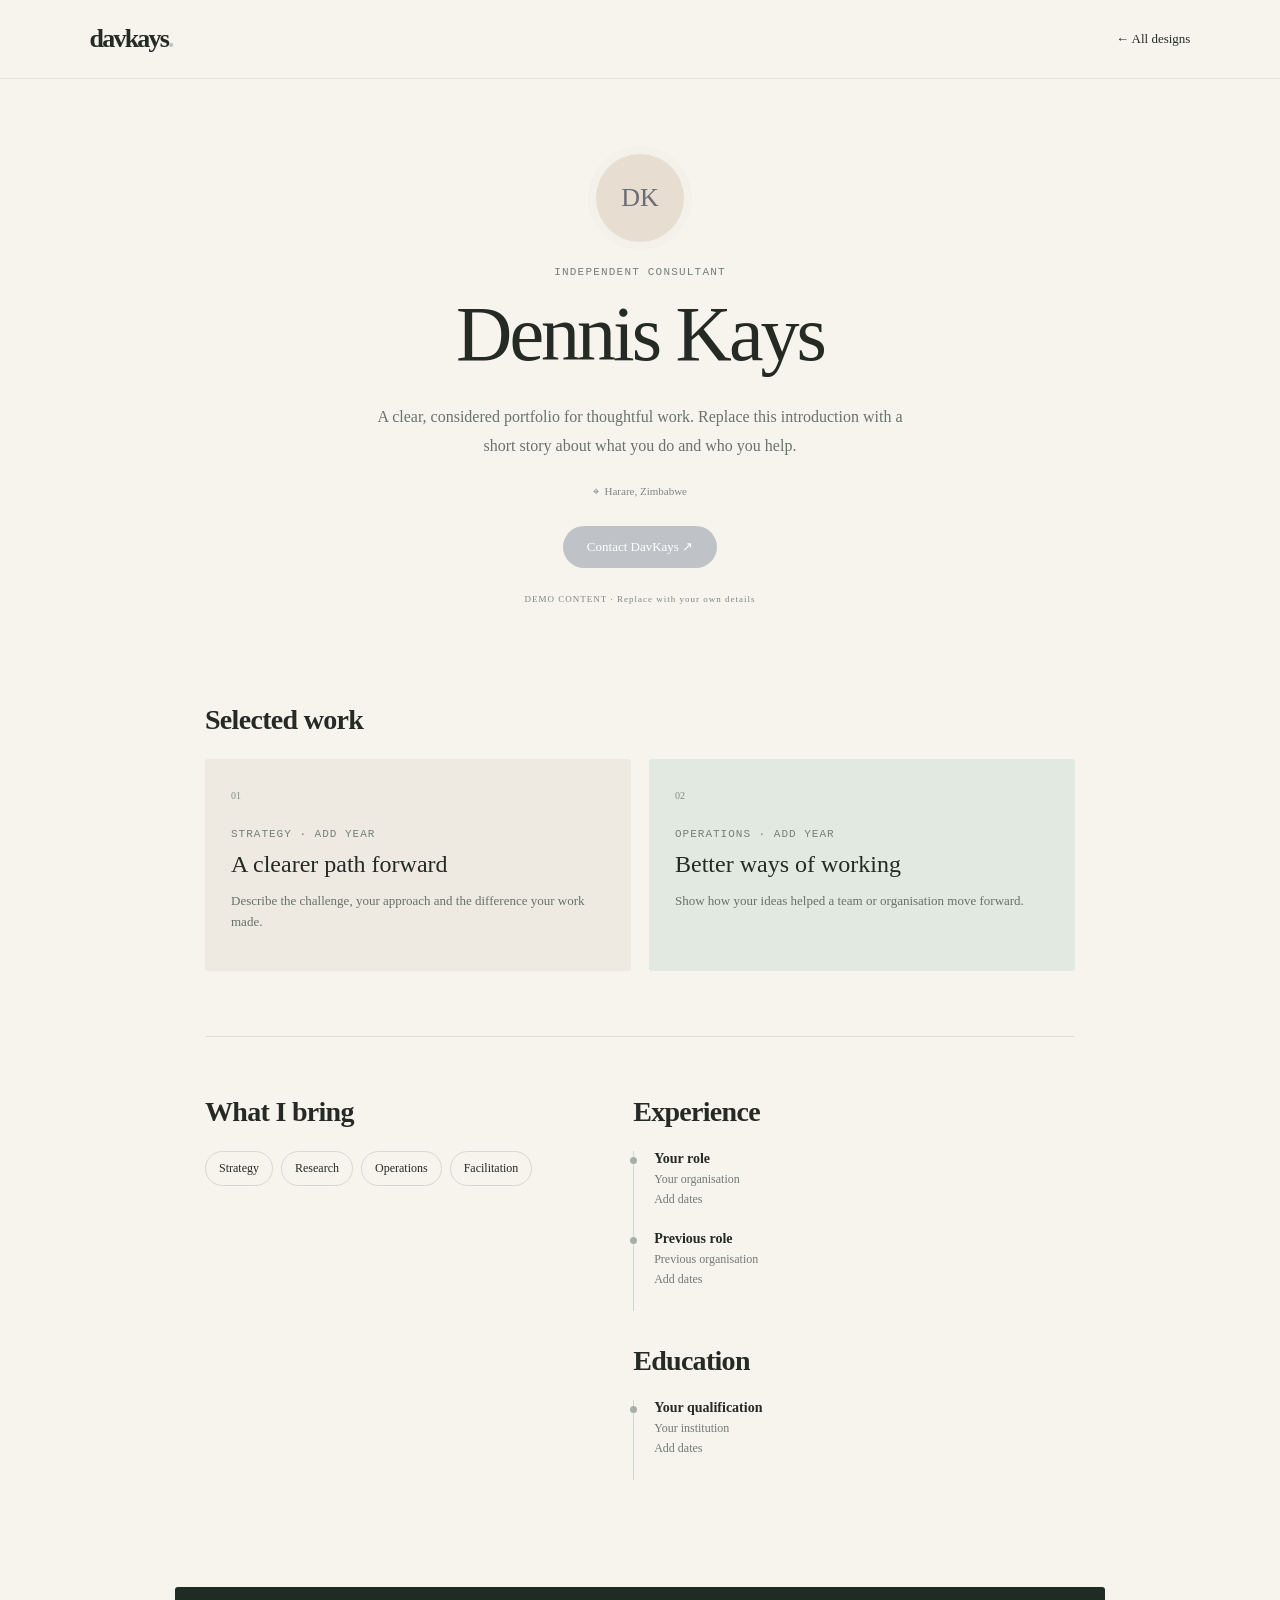
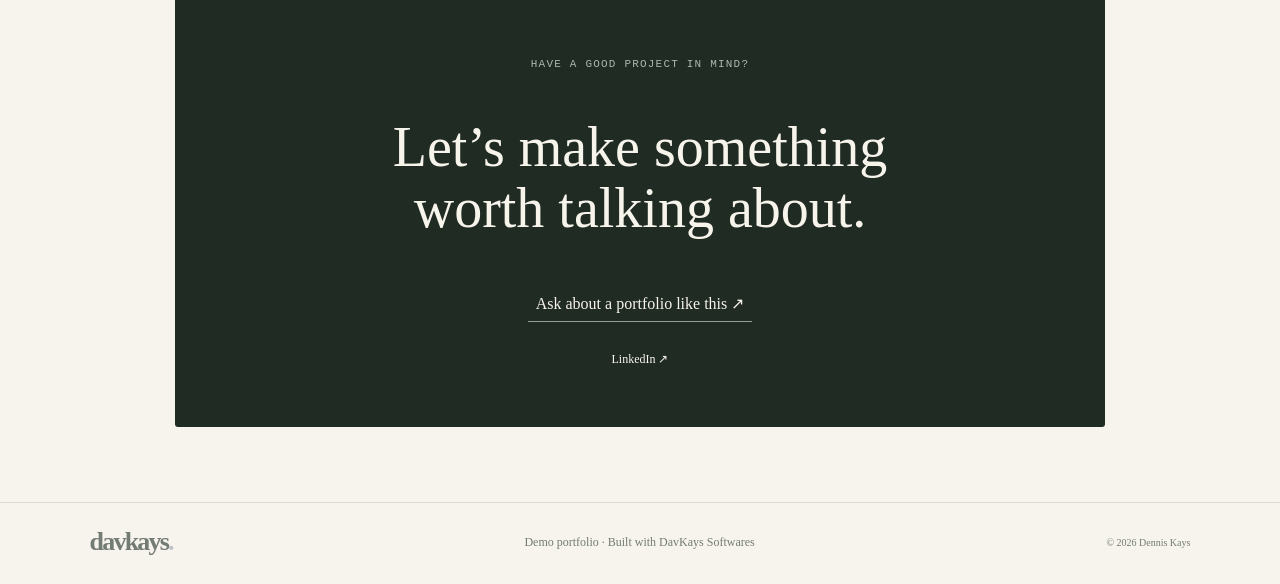
<file: portfolio-templates/templates/minimal-professional/index.html>
<!DOCTYPE html><html lang="en"><head><meta charset="utf-8"><meta name="viewport" content="width=device-width, initial-scale=1"><meta name="description" content="A clear, considered portfolio for thoughtful work. Replace this introduction with a short story about what you do and who you help."><meta property="og:type" content="website"><meta property="og:title" content="Dennis Kays — Independent consultant"><meta property="og:description" content="A clear, considered portfolio for thoughtful work. Replace this introduction with a short story about what you do and who you help."><meta property="og:site_name" content="DavKays Softwares"><meta name="theme-color" content="#f6f4ef"><link rel="icon" href="/portfolio-templates/favicon.svg?v=davkays-chrome-2026-11" type="image/svg+xml"><link rel="stylesheet" href="/portfolio-templates/styles.css?v=davkays-chrome-2026-11"><title>Dennis Kays — Independent consultant</title></head><body class="portfolio-page minimal" style="--accent:#8c9298;--page-background:#f7f4ed;--page-foreground:#252a25;--body-font:Georgia, serif"><header class="portfolio-nav"><a class="wordmark" href="/portfolio-templates/">davkays<span>.</span></a><a href="/portfolio-templates/">← All designs</a></header><main class="portfolio"><section class="portfolio-hero"><div class="avatar"><span role="img" aria-label="Profile image placeholder for Dennis Kays">DK</span></div><p class="eyebrow">Independent consultant</p><h1>Dennis Kays</h1><p class="bio">A clear, considered portfolio for thoughtful work. Replace this introduction with a short story about what you do and who you help.</p><p class="location">⌖ &nbsp;Harare, Zimbabwe</p><a class="contact-button" href="/contact.html">Contact DavKays ↗</a><p class="demo-note">DEMO CONTENT · Replace with your own details</p></section><section class="portfolio-section"><h2>Selected work</h2><div class="project-grid"><article class="project project-1"><span class="project-number">01</span><p class="eyebrow">Strategy · Add year</p><h3>A clearer path forward</h3><p>Describe the challenge, your approach and the difference your work made.</p></article><article class="project project-2"><span class="project-number">02</span><p class="eyebrow">Operations · Add year</p><h3>Better ways of working</h3><p>Show how your ideas helped a team or organisation move forward.</p></article></div></section><section class="portfolio-section split"><div><h2>What I bring</h2><ul class="skill-list"><li>Strategy</li><li>Research</li><li>Operations</li><li>Facilitation</li></ul></div><div><h2>Experience</h2><ol class="timeline"><li><strong>Your role</strong><span>Your organisation</span><small>Add dates</small></li><li><strong>Previous role</strong><span>Previous organisation</span><small>Add dates</small></li></ol><h2 class="education-title">Education</h2><ol class="timeline"><li><strong>Your qualification</strong><span>Your institution</span><small>Add dates</small></li></ol></div></section><section class="portfolio-contact"><p class="eyebrow">Have a good project in mind?</p><h2>Let’s make something<br>worth talking about.</h2><a href="/portfolio-websites.html">Ask about a portfolio like this ↗</a><div class="socials"><a href="https://www.linkedin.com/" target="_blank" rel="noopener noreferrer">LinkedIn ↗</a></div></section></main><footer><a class="wordmark" href="/portfolio-templates/">davkays<span>.</span></a><p>Demo portfolio · Built with DavKays Softwares</p><small>© 2026 Dennis Kays</small></footer></body></html>
</file>
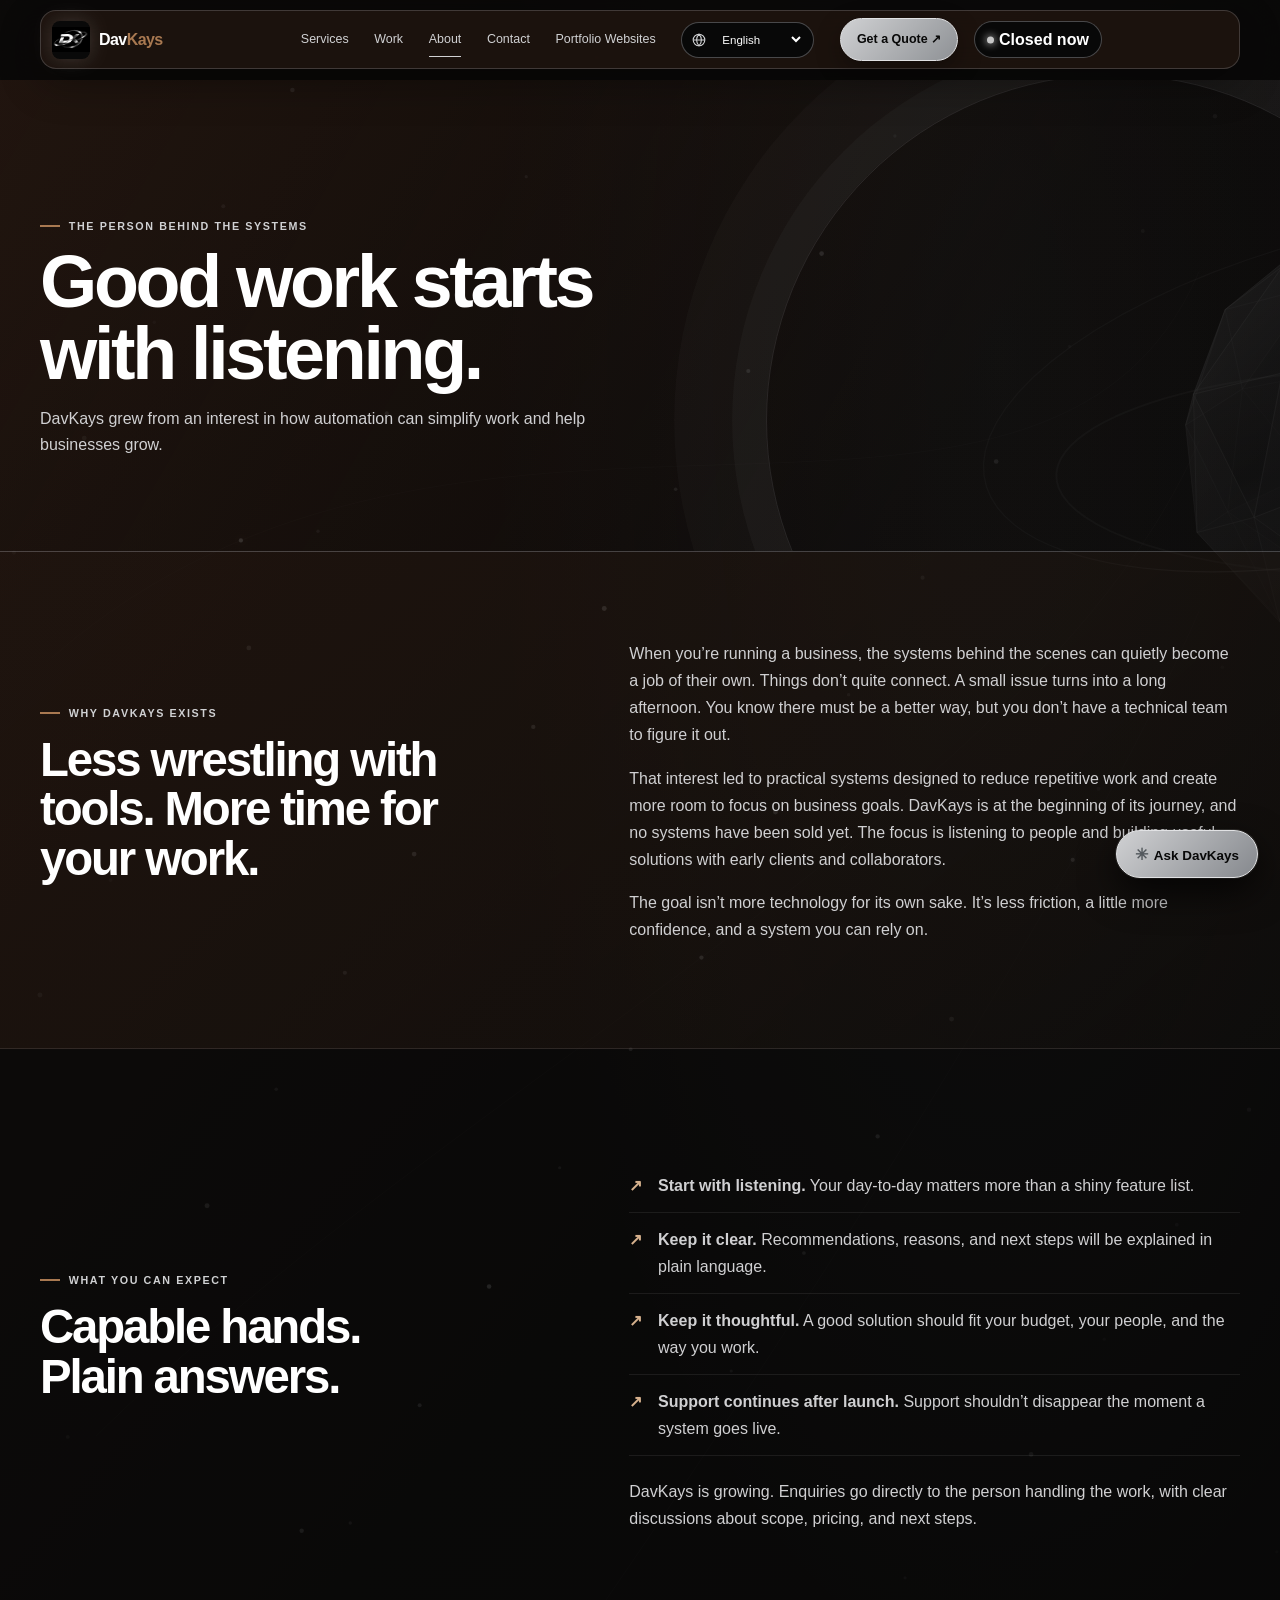
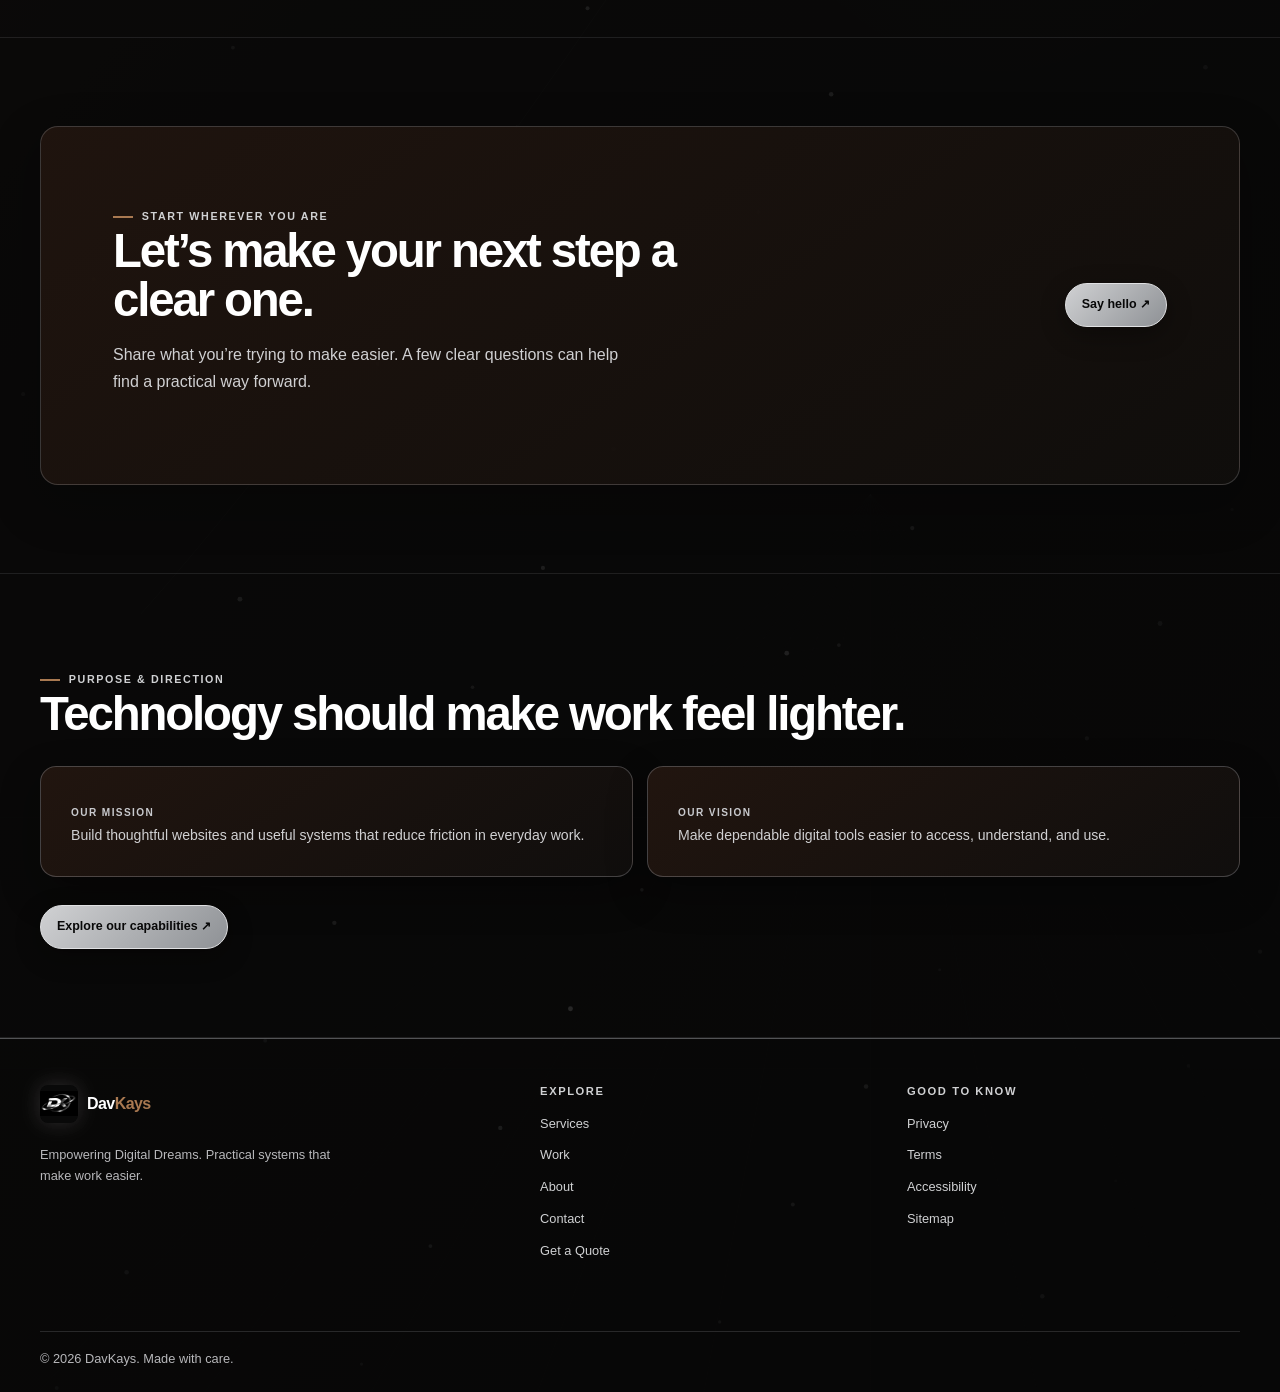
<file: about.html>
<!doctype html><html lang="en"><head><meta charset="utf-8"><meta name="viewport" content="width=device-width,initial-scale=1"><title>About DavKays: Thoughtful systems, human support</title><meta name="description" content="Meet DavKays: a practical, people-first approach to systems for small businesses and solo founders."><link rel="canonical" href="https://davkays.me/about.html"><meta property="og:title" content="About DavKays"><meta property="og:description" content="A practical, people-first approach to systems."><meta property="og:type" content="website"><meta property="og:url" content="https://davkays.me/about.html"><link rel="stylesheet" href="/style.css?v=davkays-mobile-flow-20261123">
  <link rel="stylesheet" href="/site-experience.css?v=complete-transform-20261126"></head><body><a class="skip" href="#main">Skip to content</a><header class="topbar"><nav class="nav wrap" aria-label="Main navigation"><a class="logo" href="/" aria-label="DavKays home"><img class="brand-mark" src="/assets/davkays-dk.png" alt=""><span class="wordmark">Dav<span>Kays</span></span></a><button class="menu" aria-label="Open navigation menu" aria-expanded="false" aria-controls="navlinks"><span></span><span></span><span></span></button><div class="navlinks" id="navlinks"><a href="/services.html">Services</a><a href="/projects.html">Work</a><a href="/about.html" aria-current="page">About</a><a href="/contact.html">Contact</a><a href="/portfolio-websites.html">Portfolio Websites</a><a class="nav-cta" href="/quote.html">Get a Quote ↗</a></div></nav></header><main id="main"><section class="page-hero"><div class="wrap"><span class="eyebrow">The person behind the systems</span><h1>Good work starts<br>with listening.</h1><p class="lead">DavKays grew from an interest in how automation can simplify work and help businesses grow.</p></div></section><section class="section section-white"><div class="wrap split"><div><span class="eyebrow">Why DavKays exists</span><h2>Less wrestling with tools. More time for your work.</h2></div><div class="prose"><p>When you’re running a business, the systems behind the scenes can quietly become a job of their own. Things don’t quite connect. A small issue turns into a long afternoon. You know there must be a better way, but you don’t have a technical team to figure it out.</p><p>That interest led to practical systems designed to reduce repetitive work and create more room to focus on business goals. DavKays is at the beginning of its journey, and no systems have been sold yet. The focus is listening to people and building useful solutions with early clients and collaborators.</p><p>The goal isn’t more technology for its own sake. It’s less friction, a little more confidence, and a system you can rely on.</p></div></div></section><section class="section"><div class="wrap split"><div><span class="eyebrow">What you can expect</span><h2>Capable hands.<br>Plain answers.</h2></div><div><ul class="list"><li><strong>Start with listening.</strong> Your day-to-day matters more than a shiny feature list.</li><li><strong>Keep it clear.</strong> Recommendations, reasons, and next steps will be explained in plain language.</li><li><strong>Keep it thoughtful.</strong> A good solution should fit your budget, your people, and the way you work.</li><li><strong>Support continues after launch.</strong> Support shouldn’t disappear the moment a system goes live.</li></ul><p>DavKays is growing. Enquiries go directly to the person handling the work, with clear discussions about scope, pricing, and next steps.</p></div></div></section><section class="section section-dark"><div class="wrap cta-band"><div><span class="eyebrow">Start wherever you are</span><h2>Let’s make your next step a clear one.</h2><p>Share what you’re trying to make easier. A few clear questions can help find a practical way forward.</p></div><a class="btn" href="/contact.html">Say hello ↗</a></div></section><section class="section section-dark" aria-labelledby="direction-title"><div class="wrap"><span class="eyebrow">Purpose &amp; direction</span><h2 id="direction-title">Technology should make work feel lighter.</h2><div class="direction-grid"><article class="direction-card"><span>OUR MISSION</span><p>Build thoughtful websites and useful systems that reduce friction in everyday work.</p></article><article class="direction-card"><span>OUR VISION</span><p>Make dependable digital tools easier to access, understand, and use.</p></article></div><a class="btn" href="/services.html">Explore our capabilities ↗</a></div></section></main><footer class="footer"><div class="wrap"><div class="footer-grid"><div><a class="logo" href="/" aria-label="DavKays home"><img class="brand-mark" src="/assets/davkays-dk.png" alt=""><span class="wordmark">Dav<span>Kays</span></span></a><p>Empowering Digital Dreams. Practical systems that make work easier.</p></div><div><h3>Explore</h3><div class="footer-links"><a href="/services.html">Services</a><a href="/projects.html">Work</a><a href="/about.html">About</a><a href="/contact.html">Contact</a><a href="/quote.html">Get a Quote</a></div></div><div><h3>Good to know</h3><div class="footer-links"><a href="/privacy.html">Privacy</a><a href="/terms.html">Terms</a><a href="/accessibility.html">Accessibility</a><a href="/sitemap.xml">Sitemap</a></div></div></div><div class="copyright"><span>© 2026 DavKays. Made with care.</span></div></div></footer><script src="/script.js" defer></script><script src="/locale.js" defer></script><script src="/pricing-config.js" defer></script><script src="/chat.js?v=assistant-quotes-scheduling-20261123" defer></script><script src="/tech-background.js?v=complete-transform-20261126" defer></script>
</body></html>
</file>
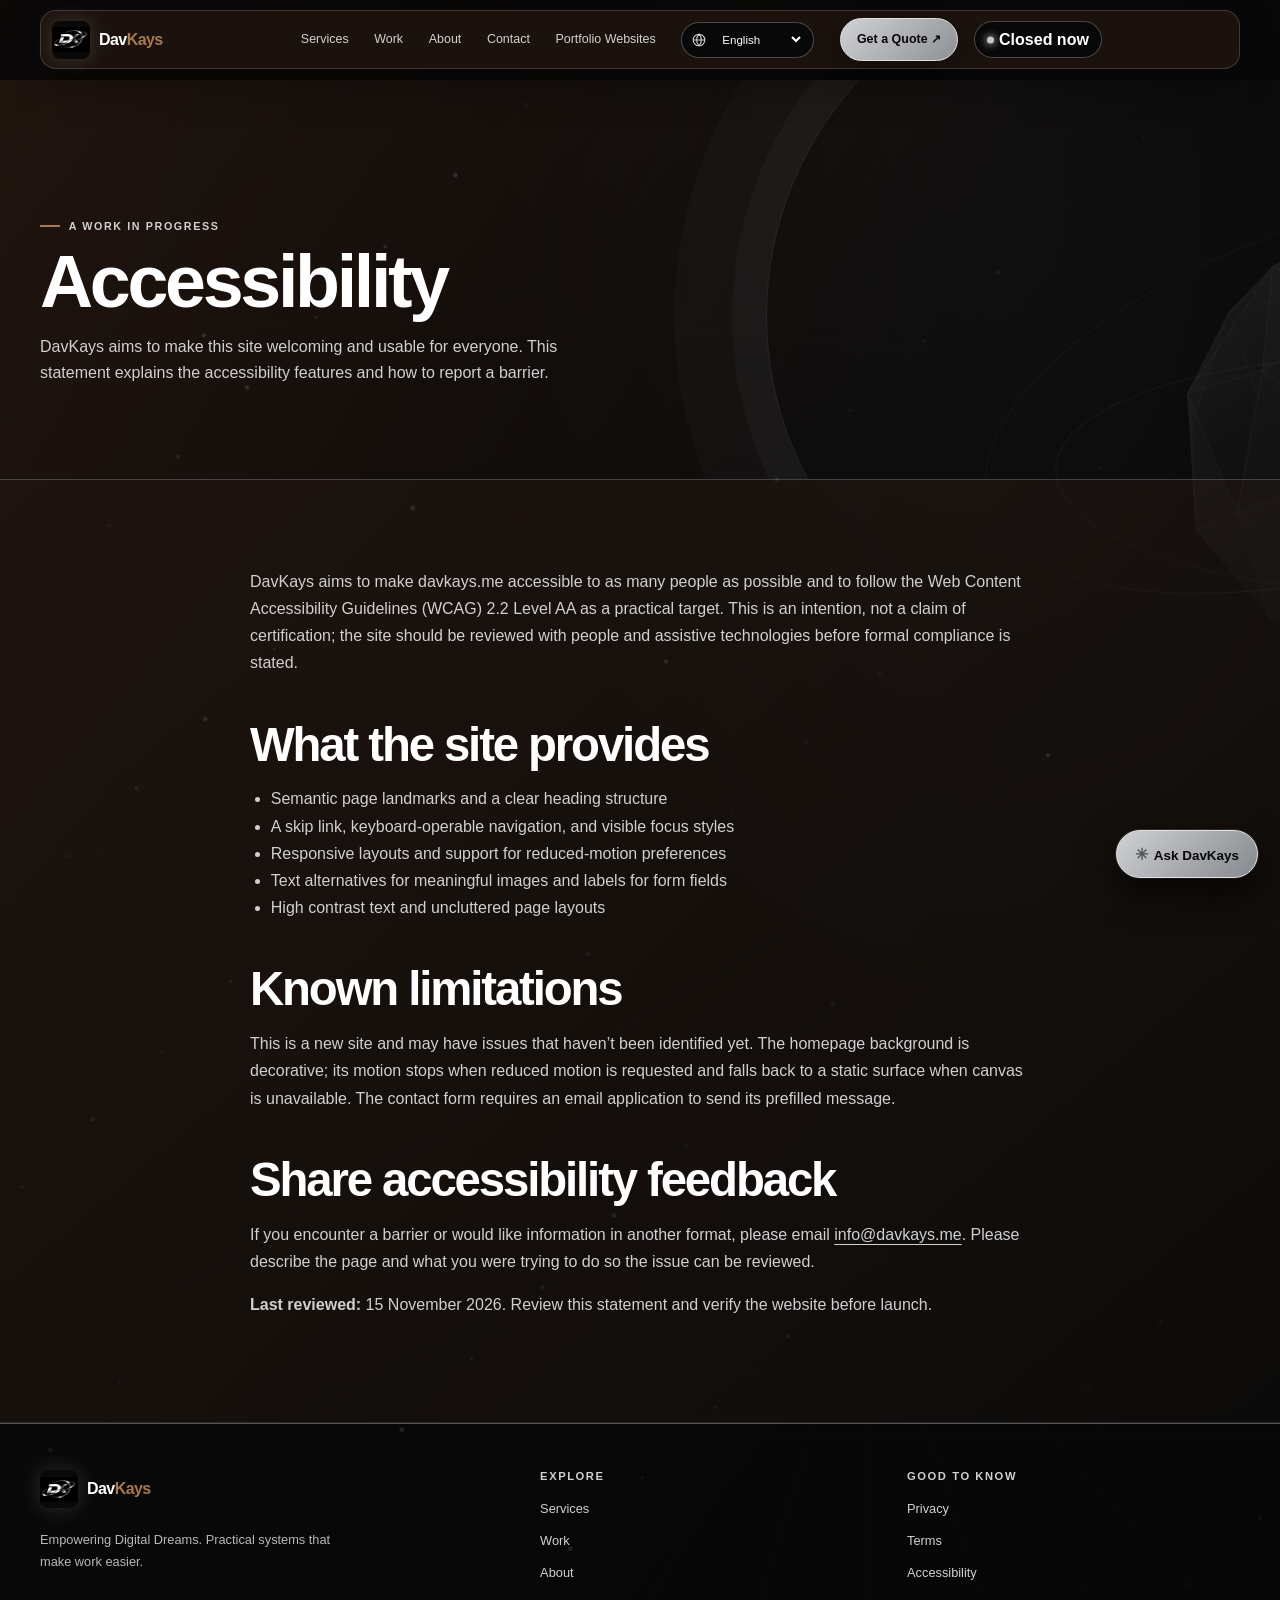
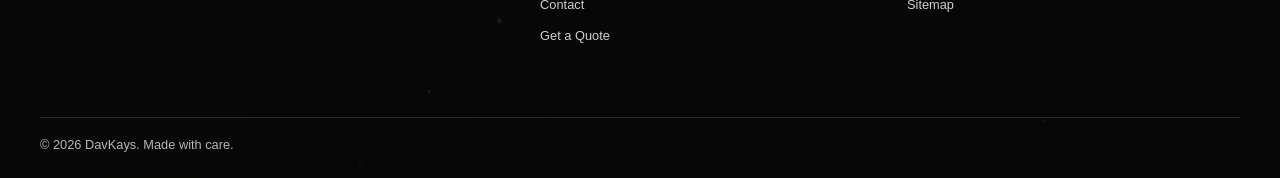
<file: accessibility.html>
<!doctype html><html lang="en"><head><meta charset="utf-8"><meta name="viewport" content="width=device-width,initial-scale=1"><title>Accessibility Statement | DavKays</title><meta name="description" content="DavKays aims to make this website clear and usable for as many people as possible."><link rel="canonical" href="https://davkays.me/accessibility.html"><meta property="og:title" content="Accessibility | DavKays"><meta property="og:type" content="website"><link rel="stylesheet" href="/style.css?v=davkays-mobile-flow-20261123">
  <link rel="stylesheet" href="/site-experience.css?v=complete-transform-20261126"></head><body><a class="skip" href="#main">Skip to content</a><header class="topbar"><nav class="nav wrap" aria-label="Main navigation"><a class="logo" href="/" aria-label="DavKays home"><img class="brand-mark" src="/assets/davkays-dk.png" alt=""><span class="wordmark">Dav<span>Kays</span></span></a><button class="menu" aria-label="Open navigation menu" aria-expanded="false" aria-controls="navlinks"><span></span><span></span><span></span></button><div class="navlinks" id="navlinks"><a href="/services.html">Services</a><a href="/projects.html">Work</a><a href="/about.html">About</a><a href="/contact.html">Contact</a><a href="/portfolio-websites.html">Portfolio Websites</a><a class="nav-cta" href="/quote.html">Get a Quote ↗</a></div></nav></header><main id="main"><section class="page-hero"><div class="wrap"><span class="eyebrow">A work in progress</span><h1>Accessibility</h1><p class="lead">DavKays aims to make this site welcoming and usable for everyone. This statement explains the accessibility features and how to report a barrier.</p></div></section><section class="section section-white"><article class="wrap prose"><p>DavKays aims to make davkays.me accessible to as many people as possible and to follow the Web Content Accessibility Guidelines (WCAG) 2.2 Level AA as a practical target. This is an intention, not a claim of certification; the site should be reviewed with people and assistive technologies before formal compliance is stated.</p><h2>What the site provides</h2><ul><li>Semantic page landmarks and a clear heading structure</li><li>A skip link, keyboard-operable navigation, and visible focus styles</li><li>Responsive layouts and support for reduced-motion preferences</li><li>Text alternatives for meaningful images and labels for form fields</li><li>High contrast text and uncluttered page layouts</li></ul><h2>Known limitations</h2><p>This is a new site and may have issues that haven’t been identified yet. The homepage background is decorative; its motion stops when reduced motion is requested and falls back to a static surface when canvas is unavailable. The contact form requires an email application to send its prefilled message.</p><h2>Share accessibility feedback</h2><p>If you encounter a barrier or would like information in another format, please email <a href="mailto:info@davkays.me">info@davkays.me</a>. Please describe the page and what you were trying to do so the issue can be reviewed.</p><p><strong>Last reviewed:</strong> 15 November 2026. Review this statement and verify the website before launch.</p></article></section></main><footer class="footer"><div class="wrap"><div class="footer-grid"><div><a class="logo" href="/" aria-label="DavKays home"><img class="brand-mark" src="/assets/davkays-dk.png" alt=""><span class="wordmark">Dav<span>Kays</span></span></a><p>Empowering Digital Dreams. Practical systems that make work easier.</p></div><div><h3>Explore</h3><div class="footer-links"><a href="/services.html">Services</a><a href="/projects.html">Work</a><a href="/about.html">About</a><a href="/contact.html">Contact</a><a href="/quote.html">Get a Quote</a></div></div><div><h3>Good to know</h3><div class="footer-links"><a href="/privacy.html">Privacy</a><a href="/terms.html">Terms</a><a href="/accessibility.html">Accessibility</a><a href="/sitemap.xml">Sitemap</a></div></div></div><div class="copyright"><span>© 2026 DavKays. Made with care.</span></div></div></footer><script src="/script.js" defer></script><script src="/locale.js" defer></script><script src="/pricing-config.js" defer></script><script src="/chat.js?v=assistant-quotes-scheduling-20261123" defer></script><script src="/tech-background.js?v=complete-transform-20261126" defer></script>
</body></html>
</file>
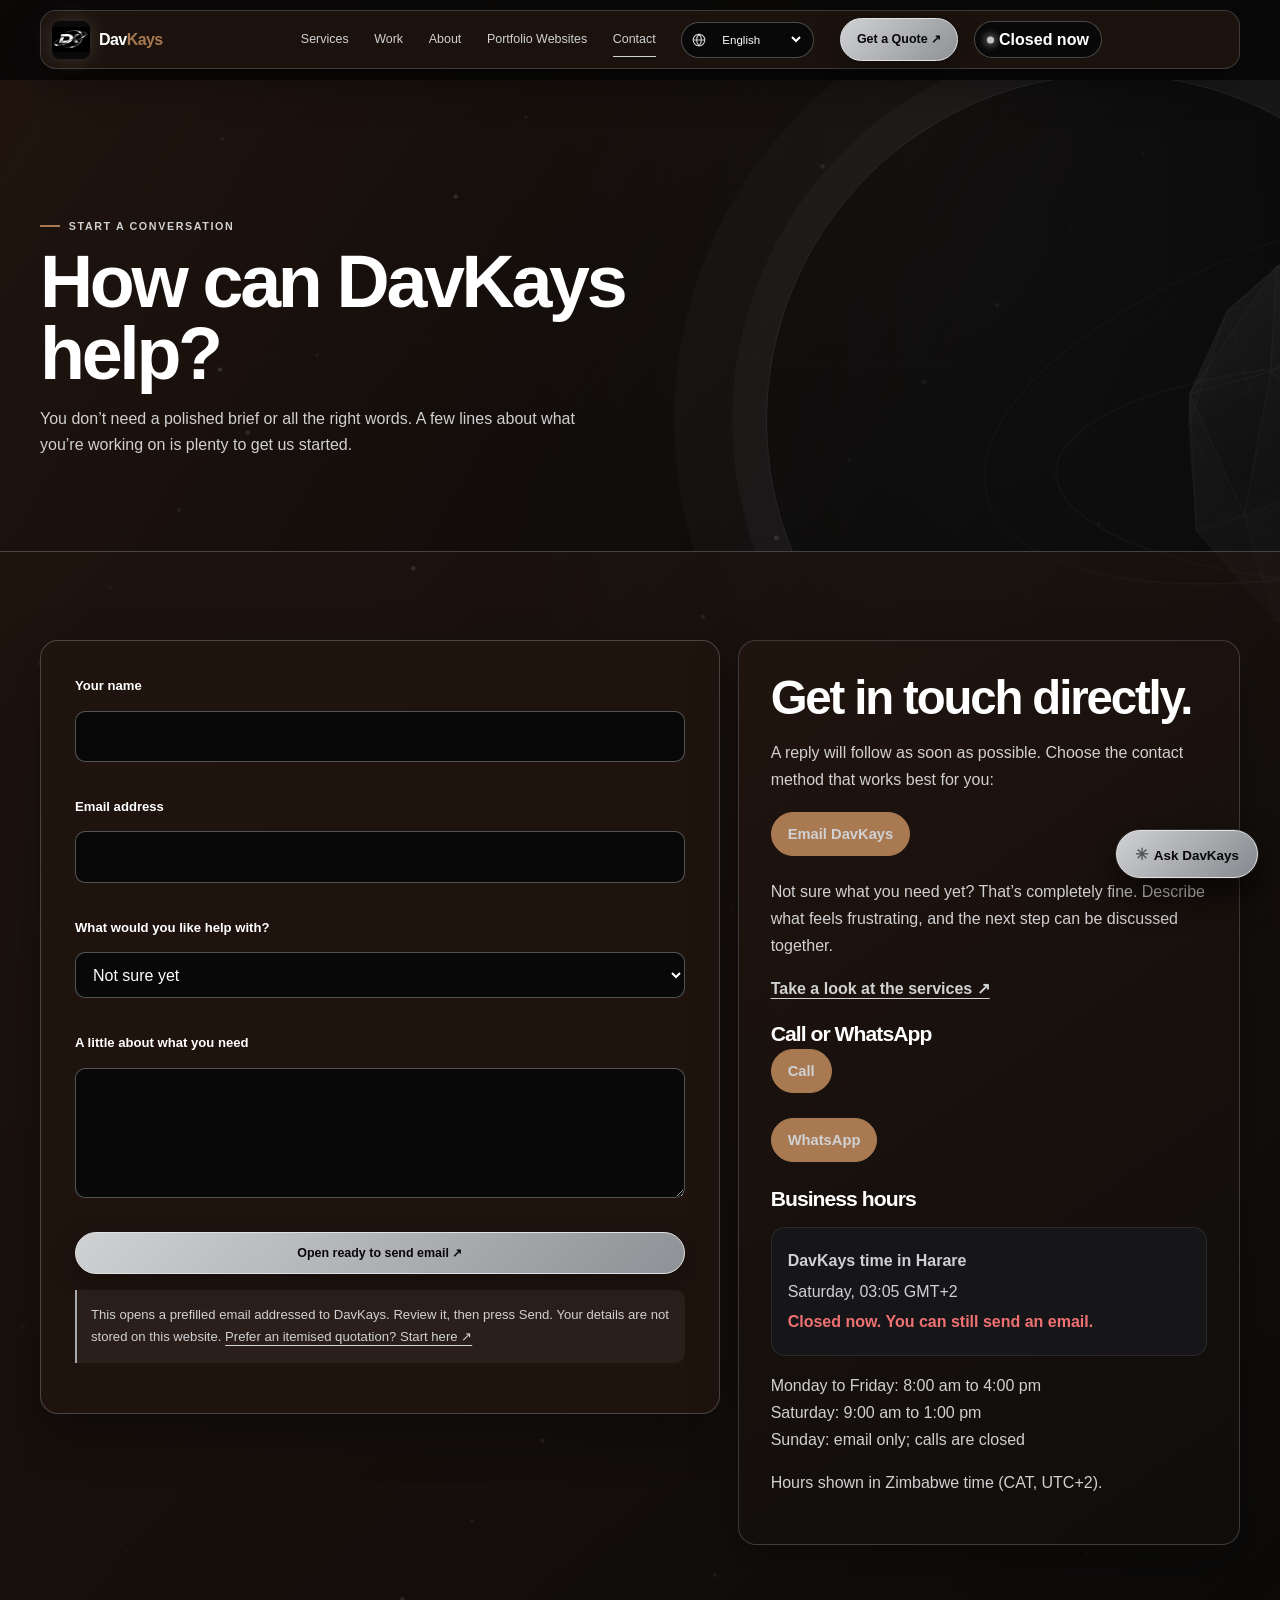
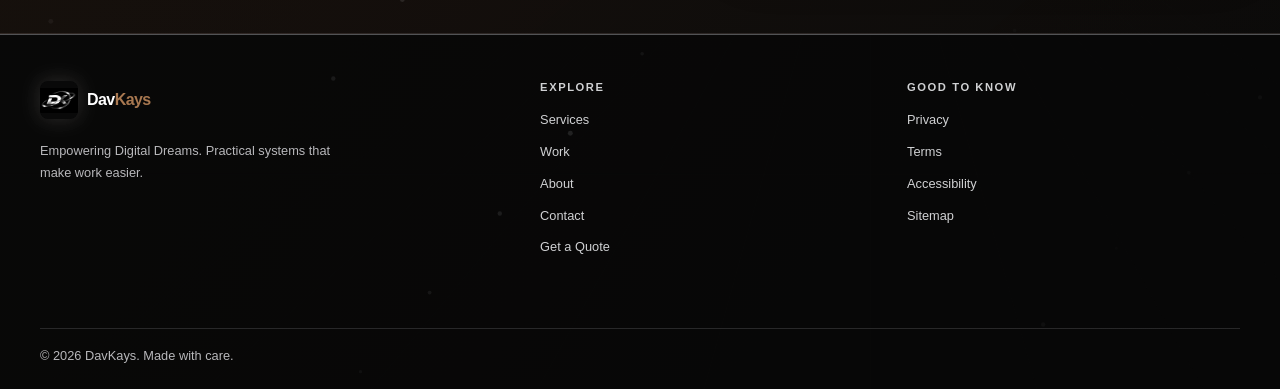
<file: contact.html>
<!doctype html><html lang="en"><head><meta charset="utf-8"><meta name="viewport" content="width=device-width,initial-scale=1"><title>Contact DavKays: Share what you need</title><meta name="description" content="Have a system question or a project in mind? Get in touch with DavKays. No pressure, just a conversation."><link rel="canonical" href="https://davkays.me/contact.html"><meta property="og:title" content="Contact DavKays"><meta property="og:description" content="Share what you need. No pressure, just a conversation."><meta property="og:type" content="website"><meta property="og:url" content="https://davkays.me/contact.html"><link rel="stylesheet" href="/style.css?v=davkays-mobile-flow-20261123">
  <link rel="stylesheet" href="/site-experience.css?v=complete-transform-20261126"></head><body><a class="skip" href="#main">Skip to content</a><header class="topbar"><nav class="nav wrap" aria-label="Main navigation"><a class="logo" href="/" aria-label="DavKays home"><img class="brand-mark" src="/assets/davkays-dk.png" alt=""><span class="wordmark">Dav<span>Kays</span></span></a><button class="menu" aria-label="Open navigation menu" aria-expanded="false" aria-controls="navlinks"><span></span><span></span><span></span></button><div class="navlinks" id="navlinks"><a href="/services.html">Services</a><a href="/projects.html">Work</a><a href="/about.html">About</a><a href="/portfolio-websites.html">Portfolio Websites</a><a href="/contact.html" aria-current="page">Contact</a><a class="nav-cta" href="/quote.html">Get a Quote ↗</a></div></nav></header><main id="main"><section class="page-hero"><div class="wrap"><span class="eyebrow">Start a conversation</span><h1>How can DavKays help?</h1><p class="lead">You don’t need a polished brief or all the right words. A few lines about what you’re working on is plenty to get us started.</p></div></section><section class="section section-white"><div class="wrap contact-grid"><div><form class="form" id="contact-form"><div class="field"><label for="name">Your name</label><input id="name" name="name" autocomplete="name" required></div><div class="field"><label for="email">Email address</label><input id="email" name="email" type="email" autocomplete="email" required></div><div class="field"><label for="service">What would you like help with?</label><select id="service" name="service"><option>Not sure yet</option><option>A ready-made system</option><option>A custom system</option><option>Website design and development</option><option>Custom software development</option><option>Business process automation</option><option>Data science and analytics</option><option>AI-powered solutions</option><option>Digital transformation</option><option>Technical consulting</option><option>Software fixing</option><option>Maintenance or support</option><option>A partnership, sponsorship, or donation</option><option>Something else</option></select></div><div class="field"><label for="message">A little about what you need</label><textarea id="message" name="message" required></textarea></div><button class="btn" type="submit">Open ready to send email ↗</button><p class="notice">This opens a prefilled email addressed to DavKays. Review it, then press Send. Your details are not stored on this website. <a href="/quote.html">Prefer an itemised quotation? Start here ↗</a></p></form></div><aside class="contact-note"><h2>Get in touch directly.</h2><p>A reply will follow as soon as possible. Choose the contact method that works best for you:</p><p><a class="contact-action" aria-label="Email DavKays" href="mailto:info@davkays.me">Email DavKays</a></p><p>Not sure what you need yet? That’s completely fine. Describe what feels frustrating, and the next step can be discussed together.</p><p><a href="/services.html">Take a look at the services ↗</a></p><h3>Call or WhatsApp</h3><p><a class="contact-action" aria-label="Call DavKays" href="tel:+263782401000">Call</a></p><p><a class="contact-action" aria-label="Open a WhatsApp chat with DavKays" href="https://wa.me/263711881780">WhatsApp</a></p><h3>Business hours</h3><div class="business-clock" aria-live="off"><p><strong data-business-label>DavKays time in Harare</strong></p><p data-business-time>Loading local time</p><p class="business-status" data-business-status aria-live="polite">Checking opening status</p></div><p>Monday to Friday: 8:00 am to 4:00 pm<br>Saturday: 9:00 am to 1:00 pm<br>Sunday: email only; calls are closed</p><p>Hours shown in Zimbabwe time (CAT, UTC+2).</p></aside></div></section></main><footer class="footer"><div class="wrap"><div class="footer-grid"><div><a class="logo" href="/" aria-label="DavKays home"><img class="brand-mark" src="/assets/davkays-dk.png" alt=""><span class="wordmark">Dav<span>Kays</span></span></a><p>Empowering Digital Dreams. Practical systems that make work easier.</p></div><div><h3>Explore</h3><div class="footer-links"><a href="/services.html">Services</a><a href="/projects.html">Work</a><a href="/about.html">About</a><a href="/contact.html">Contact</a><a href="/quote.html">Get a Quote</a></div></div><div><h3>Good to know</h3><div class="footer-links"><a href="/privacy.html">Privacy</a><a href="/terms.html">Terms</a><a href="/accessibility.html">Accessibility</a><a href="/sitemap.xml">Sitemap</a></div></div></div><div class="copyright"><span>© 2026 DavKays. Made with care.</span></div></div></footer><script src="/script.js" defer></script><script src="/locale.js" defer></script><script src="/pricing-config.js" defer></script><script src="/chat.js?v=assistant-quotes-scheduling-20261123" defer></script><script src="/tech-background.js?v=complete-transform-20261126" defer></script>
</body></html>
</file>
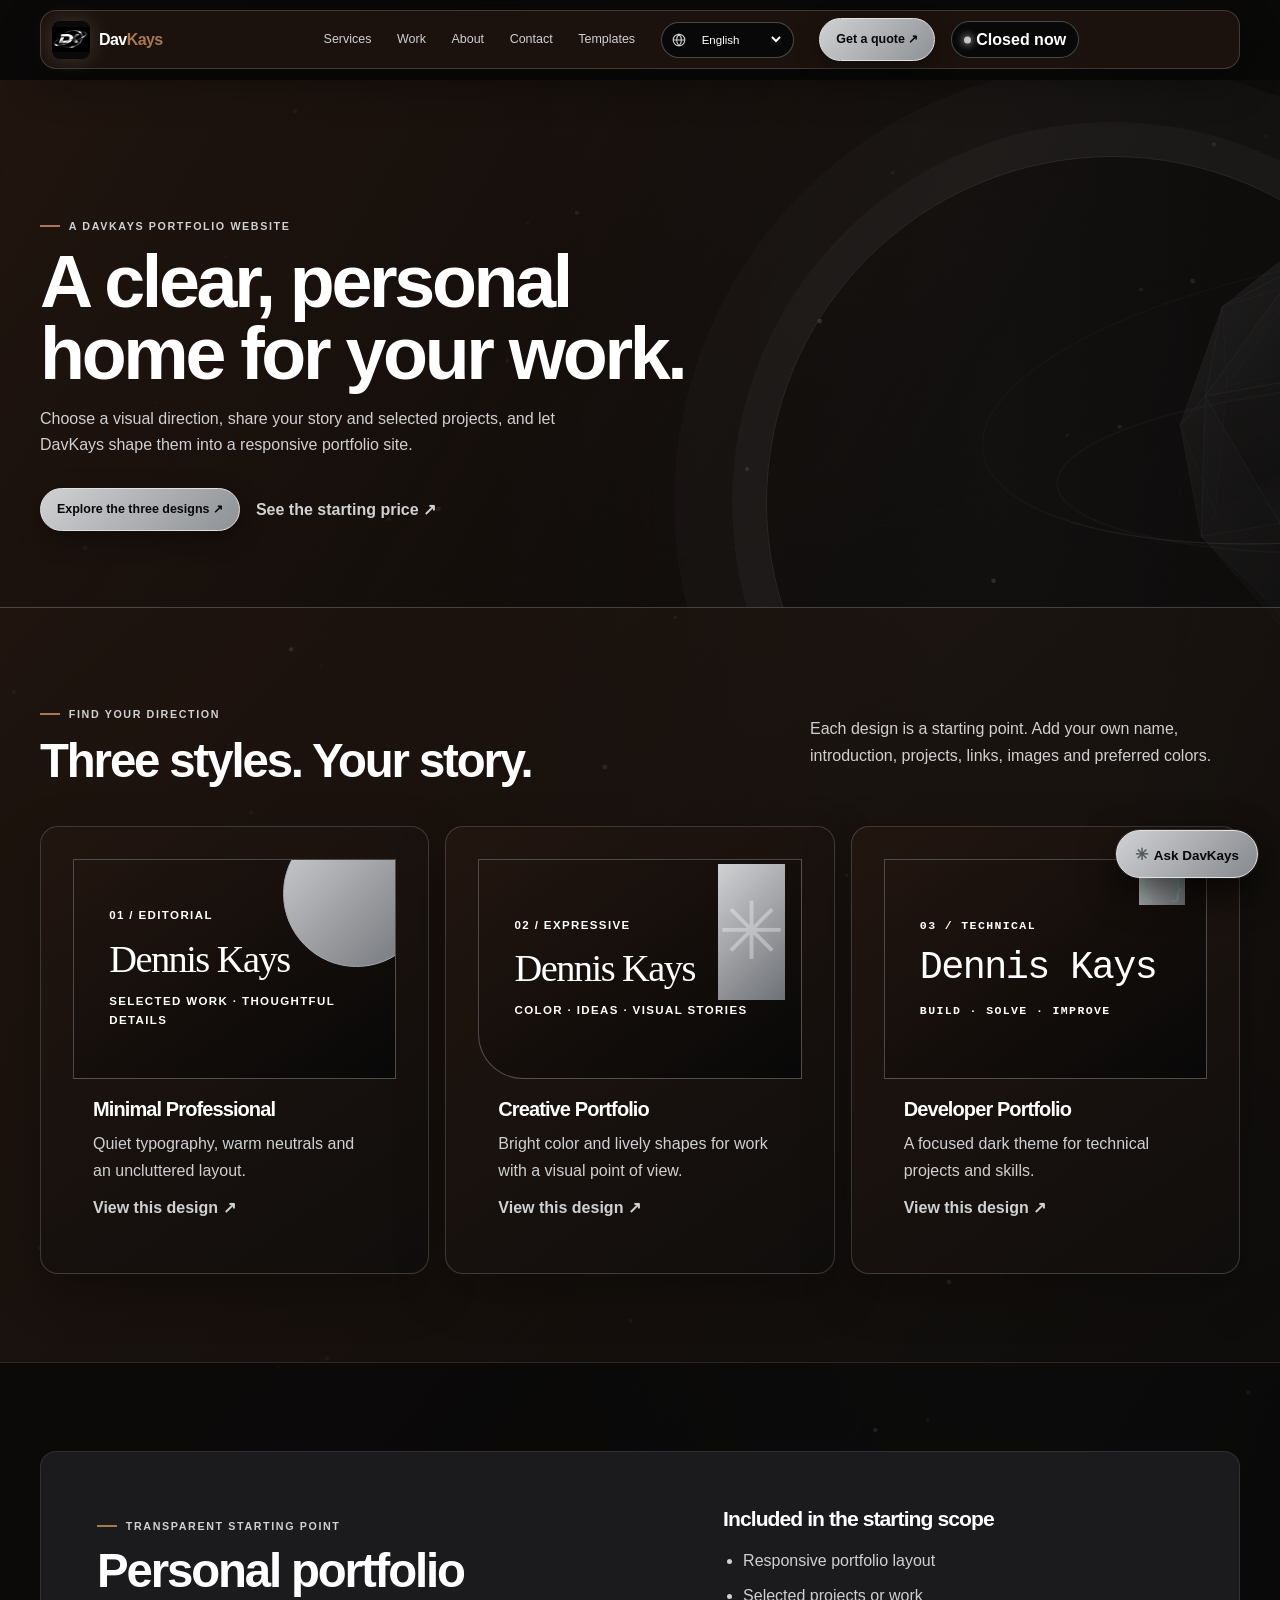
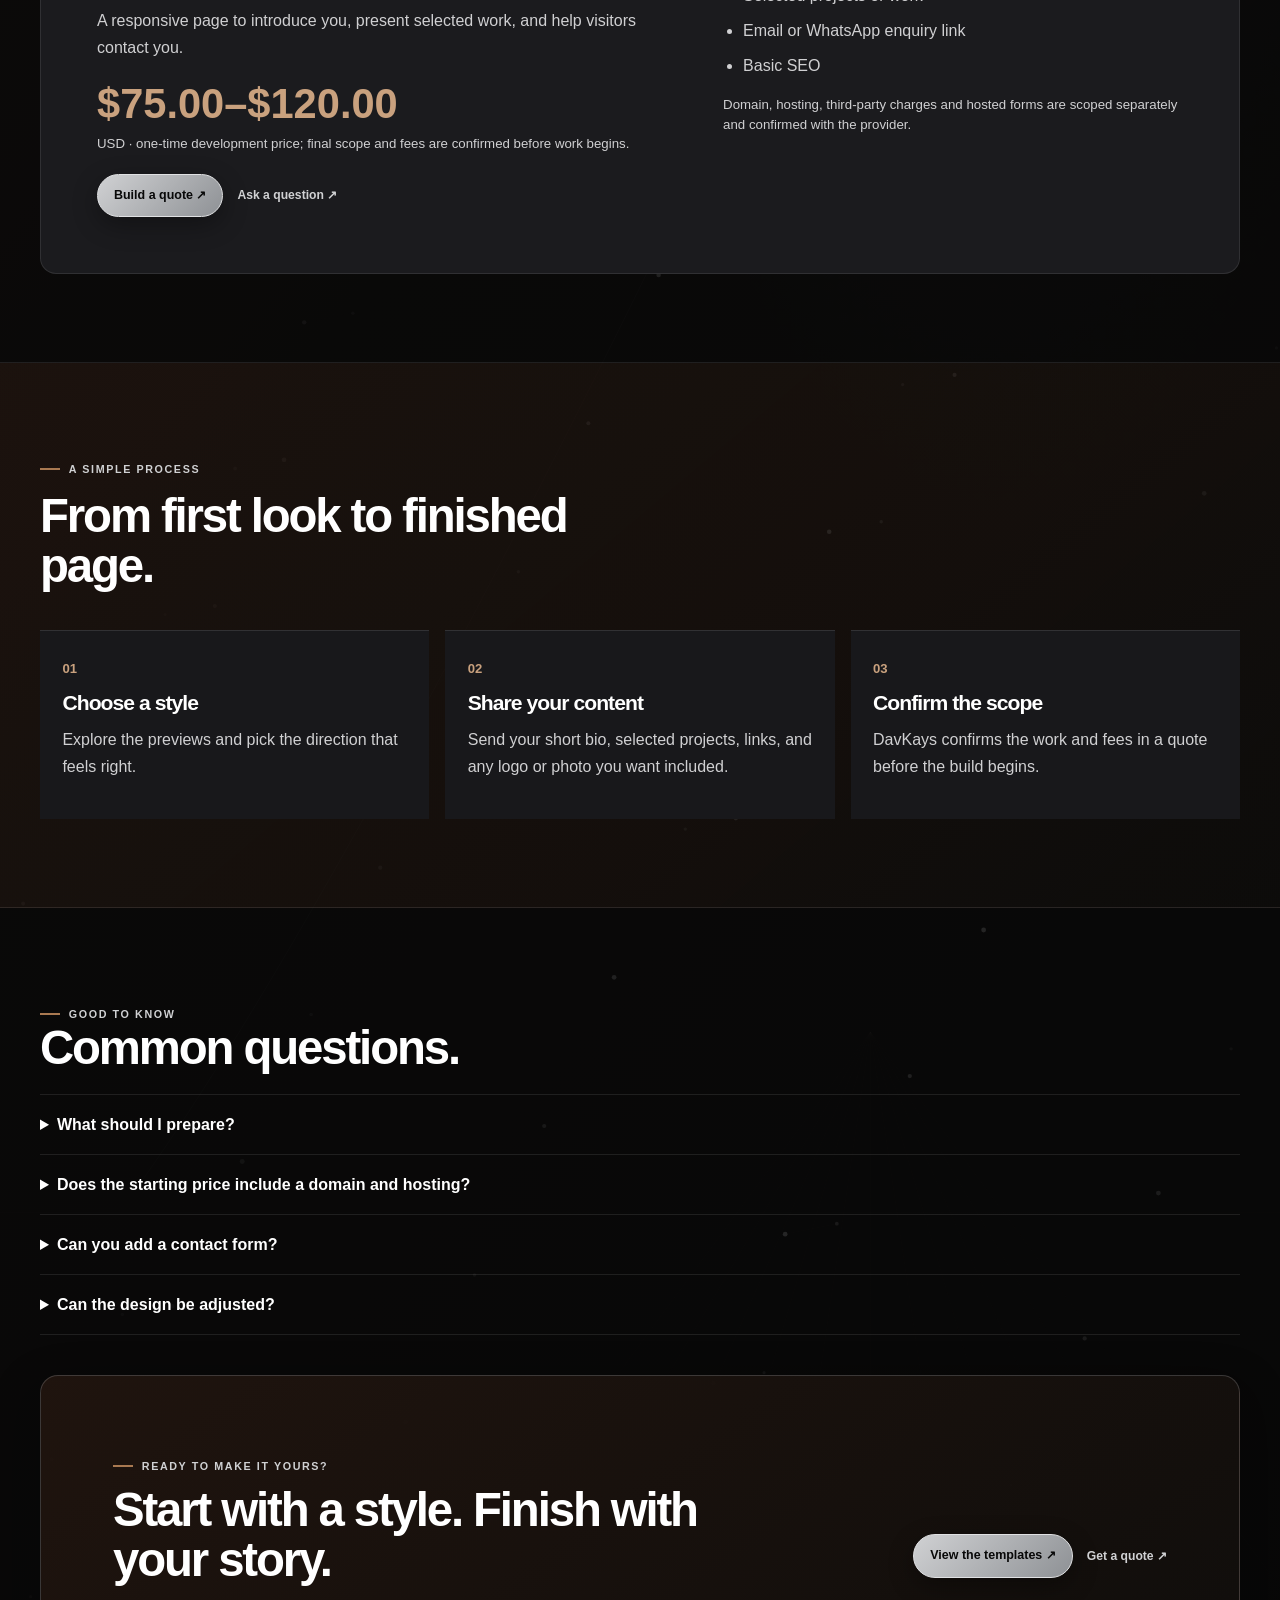
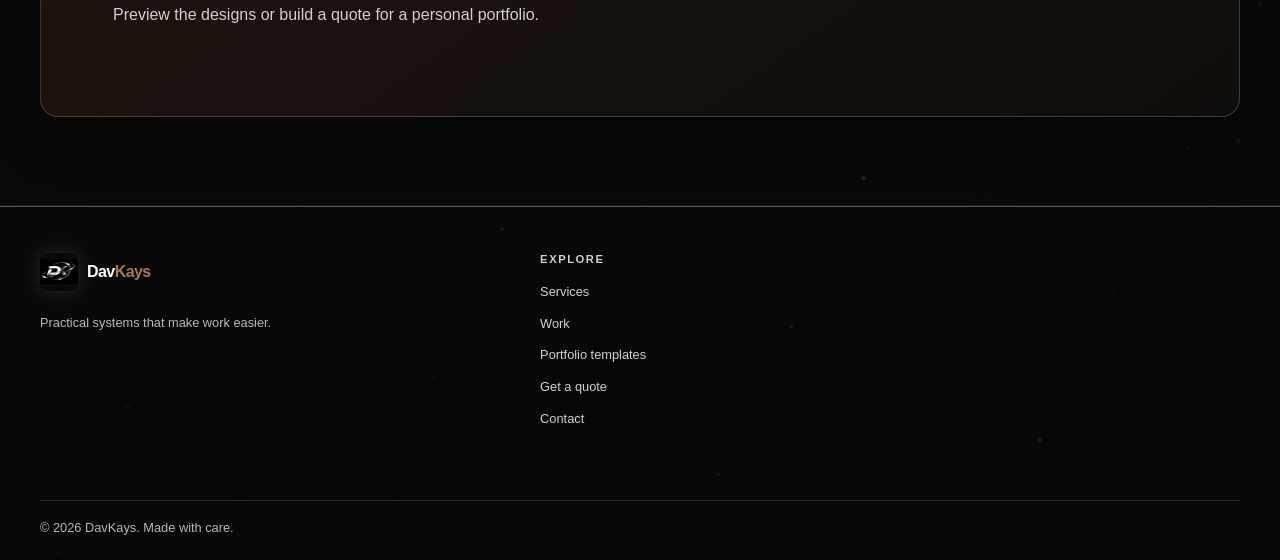
<file: portfolio-websites.html>
<!doctype html>
<html lang="en"><head>
<meta charset="utf-8"><meta name="viewport" content="width=device-width,initial-scale=1">
<title>Portfolio Websites | DavKays</title>
<meta name="description" content="Choose a DavKays portfolio website style, see what is included, and request a quote for your personal portfolio.">
<link rel="canonical" href="https://davkays.me/portfolio-websites.html">
<meta property="og:type" content="website"><meta property="og:title" content="Portfolio Websites | DavKays"><meta property="og:description" content="A clear, personal home for your work. Explore three portfolio styles from DavKays."><meta property="og:url" content="https://davkays.me/portfolio-websites.html"><meta name="theme-color" content="#171717">
<link rel="stylesheet" href="/style.css?v=davkays-mobile-flow-20261123">
  <link rel="stylesheet" href="/site-experience.css?v=complete-transform-20261126">
</head><body><a class="skip" href="#main">Skip to content</a>
<header class="topbar"><nav class="nav wrap" aria-label="Main navigation"><a class="logo" href="/" aria-label="DavKays home"><img class="brand-mark" src="/assets/davkays-dk.png" alt=""><span class="wordmark">Dav<span>Kays</span></span></a><button class="menu" aria-label="Open navigation menu" aria-expanded="false" aria-controls="navlinks"><span></span><span></span><span></span></button><div class="navlinks" id="navlinks"><a href="/services.html">Services</a><a href="/projects.html">Work</a><a href="/about.html">About</a><a href="/contact.html">Contact</a><a href="/portfolio-templates/">Templates</a><a class="nav-cta" href="/quote.html?service=personal-portfolio">Get a quote ↗</a></div></nav></header>
<main id="main" class="portfolio-landing">
<section class="page-hero"><div class="wrap"><span class="eyebrow">A DavKays portfolio website</span><h1>A clear, personal home for your work.</h1><p class="lead">Choose a visual direction, share your story and selected projects, and let DavKays shape them into a responsive portfolio site.</p><div class="hero-actions"><a class="btn" href="/portfolio-templates/">Explore the three designs ↗</a><a class="text-link" href="/quote.html?service=personal-portfolio">See the starting price ↗</a></div></div></section>
<section class="section section-white" aria-labelledby="portfolio-styles-title"><div class="wrap"><div class="section-head"><div><span class="eyebrow">Find your direction</span><h2 id="portfolio-styles-title">Three styles. Your story.</h2></div><p>Each design is a starting point. Add your own name, introduction, projects, links, images and preferred colors.</p></div>
<div class="portfolio-design-grid">
<a class="portfolio-design-card" href="/portfolio-templates/templates/minimal-professional/" aria-label="Preview the Minimal Professional portfolio design"><div class="portfolio-design-art portfolio-art-minimal"><span>01 / EDITORIAL</span><strong>Dennis Kays</strong><small>Selected work · thoughtful details</small></div><div class="portfolio-design-copy"><h3>Minimal Professional</h3><p>Quiet typography, warm neutrals and an uncluttered layout.</p><span class="text-link">View this design ↗</span></div></a>
<a class="portfolio-design-card" href="/portfolio-templates/templates/creative-portfolio/" aria-label="Preview the Creative Portfolio design"><div class="portfolio-design-art portfolio-art-creative"><span>02 / EXPRESSIVE</span><strong>Dennis Kays</strong><small>Color · ideas · visual stories</small></div><div class="portfolio-design-copy"><h3>Creative Portfolio</h3><p>Bright color and lively shapes for work with a visual point of view.</p><span class="text-link">View this design ↗</span></div></a>
<a class="portfolio-design-card" href="/portfolio-templates/templates/developer-portfolio/" aria-label="Preview the Developer Portfolio design"><div class="portfolio-design-art portfolio-art-developer"><span>03 / TECHNICAL</span><strong>Dennis Kays</strong><small>Build · solve · improve</small></div><div class="portfolio-design-copy"><h3>Developer Portfolio</h3><p>A focused dark theme for technical projects and skills.</p><span class="text-link">View this design ↗</span></div></a>
</div></div></section>
<section class="section"><div class="wrap portfolio-offer"><div><span class="eyebrow">Transparent starting point</span><h2>Personal portfolio</h2><p>A responsive page to introduce you, present selected work, and help visitors contact you.</p><p class="price-amount" data-portfolio-price aria-live="polite">Loading current price…</p><p class="helper-copy">USD · one-time development price; final scope and fees are confirmed before work begins.</p><div class="pricing-cta"><a class="btn" href="/quote.html?service=personal-portfolio">Build a quote ↗</a><a class="text-link" href="/contact.html">Ask a question ↗</a></div></div><div><h3>Included in the starting scope</h3><ul><li>Responsive portfolio layout</li><li>Selected projects or work</li><li>Email or WhatsApp enquiry link</li><li>Basic SEO</li></ul><p class="helper-copy">Domain, hosting, third-party charges and hosted forms are scoped separately and confirmed with the provider.</p></div></div></section>
<section class="section section-white"><div class="wrap"><div class="section-head"><div><span class="eyebrow">A simple process</span><h2>From first look to finished page.</h2></div></div><div class="portfolio-process-grid"><article><span>01</span><h3>Choose a style</h3><p>Explore the previews and pick the direction that feels right.</p></article><article><span>02</span><h3>Share your content</h3><p>Send your short bio, selected projects, links, and any logo or photo you want included.</p></article><article><span>03</span><h3>Confirm the scope</h3><p>DavKays confirms the work and fees in a quote before the build begins.</p></article></div></div></section>
<section class="section"><div class="wrap"><span class="eyebrow">Good to know</span><h2>Common questions.</h2><div class="portfolio-faq"><details><summary>What should I prepare?</summary><p>Your name and role, a short introduction, a few projects with descriptions, links you want to share, and any optional logo or profile image.</p></details><details><summary>Does the starting price include a domain and hosting?</summary><p>No. Domain, hosting and third-party provider charges are listed separately and confirmed with the provider in your quotation.</p></details><details><summary>Can you add a contact form?</summary><p>The starting scope uses an email or WhatsApp enquiry link. A hosted form that submits information to a service or backend is scoped separately.</p></details><details><summary>Can the design be adjusted?</summary><p>Share the colors, font preferences and content you have in mind. The exact customisation is confirmed in the project scope before work starts.</p></details></div><div class="cta-band portfolio-final-cta"><div><span class="eyebrow">Ready to make it yours?</span><h2>Start with a style. Finish with your story.</h2><p>Preview the designs or build a quote for a personal portfolio.</p></div><div class="pricing-cta"><a class="btn" href="/portfolio-templates/">View the templates ↗</a><a class="text-link" href="/quote.html?service=personal-portfolio">Get a quote ↗</a></div></div></div></section>
</main>
<footer class="footer"><div class="wrap"><div class="footer-grid"><div><a class="logo" href="/" aria-label="DavKays home"><img class="brand-mark" src="/assets/davkays-dk.png" alt=""><span class="wordmark">Dav<span>Kays</span></span></a><p>Practical systems that make work easier.</p></div><div><h3>Explore</h3><div class="footer-links"><a href="/services.html">Services</a><a href="/projects.html">Work</a><a href="/portfolio-templates/">Portfolio templates</a><a href="/quote.html?service=personal-portfolio">Get a quote</a><a href="/contact.html">Contact</a></div></div></div><div class="copyright"><span>© 2026 DavKays. Made with care.</span></div></div></footer>
<script src="/pricing-config.js" defer></script><script src="/portfolio-websites.js" defer></script><script src="/script.js" defer></script><script src="/locale.js" defer></script><script src="/chat.js?v=assistant-quotes-scheduling-20261123" defer></script>
<script src="/tech-background.js?v=complete-transform-20261126" defer></script>
</body></html>
</file>
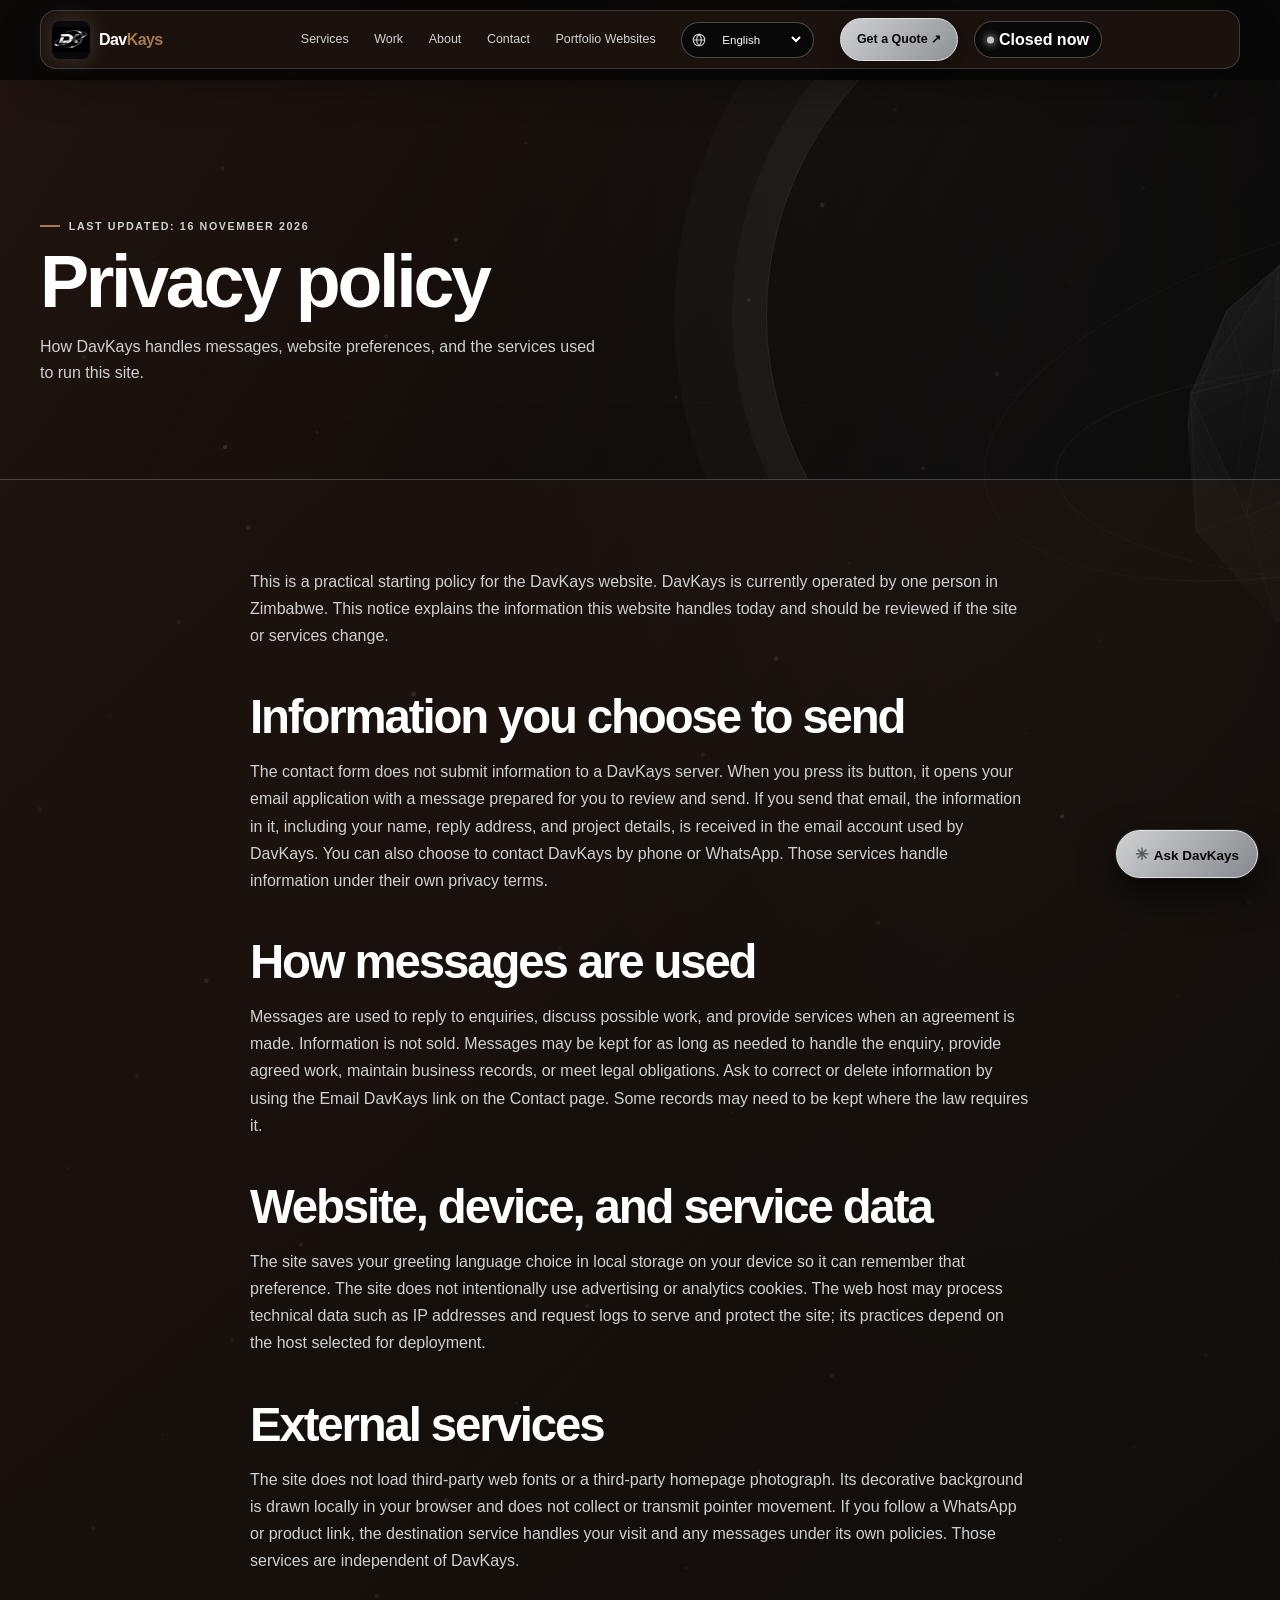
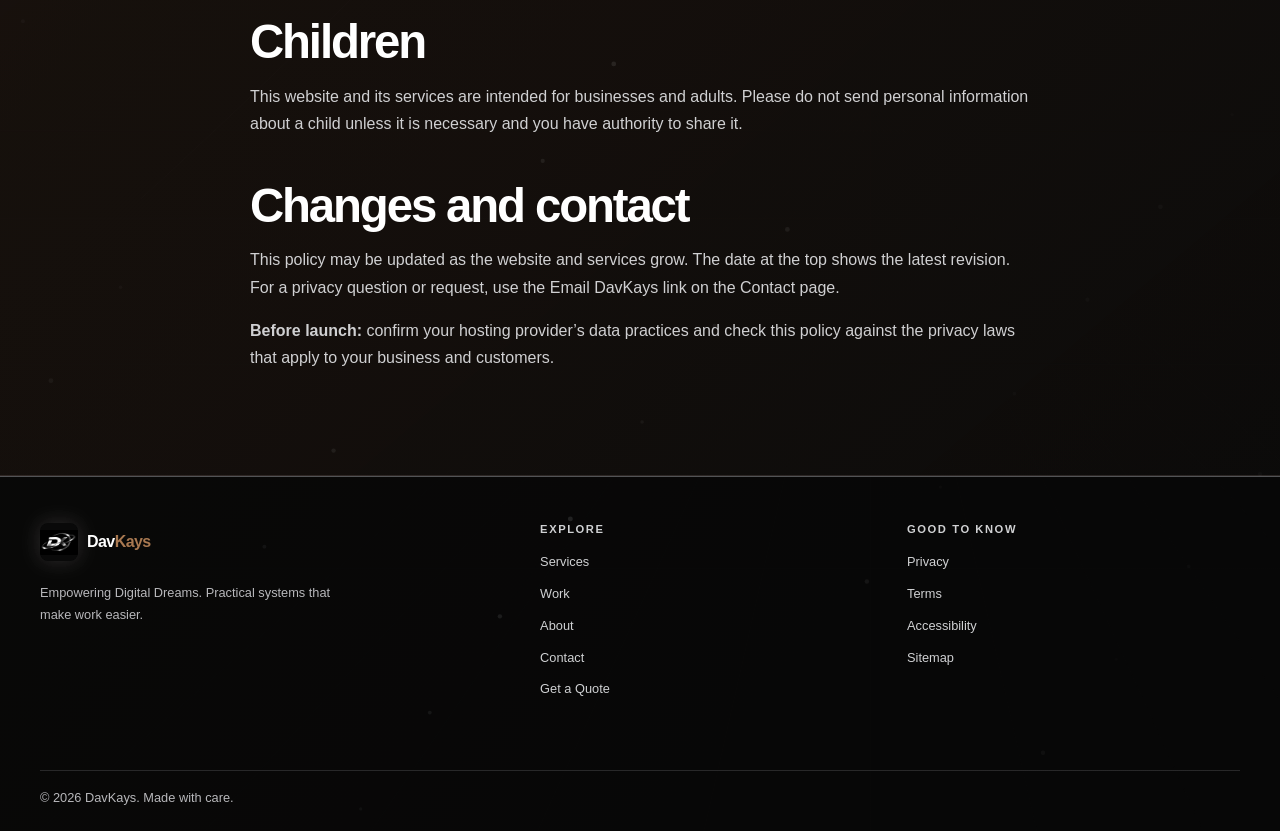
<file: privacy.html>
<!doctype html><html lang="en"><head><meta charset="utf-8"><meta name="viewport" content="width=device-width,initial-scale=1"><title>Privacy Policy | DavKays</title><meta name="description" content="How DavKays handles information you share when you get in touch."><link rel="canonical" href="https://davkays.me/privacy.html"><meta property="og:title" content="Privacy Policy | DavKays"><meta property="og:type" content="website"><link rel="stylesheet" href="/style.css?v=davkays-mobile-flow-20261123">
  <link rel="stylesheet" href="/site-experience.css?v=complete-transform-20261126"></head><body><a class="skip" href="#main">Skip to content</a><header class="topbar"><nav class="nav wrap" aria-label="Main navigation"><a class="logo" href="/" aria-label="DavKays home"><img class="brand-mark" src="/assets/davkays-dk.png" alt=""><span class="wordmark">Dav<span>Kays</span></span></a><button class="menu" aria-label="Open navigation menu" aria-expanded="false" aria-controls="navlinks"><span></span><span></span><span></span></button><div class="navlinks" id="navlinks"><a href="/services.html">Services</a><a href="/projects.html">Work</a><a href="/about.html">About</a><a href="/contact.html">Contact</a><a href="/portfolio-websites.html">Portfolio Websites</a><a class="nav-cta" href="/quote.html">Get a Quote ↗</a></div></nav></header><main id="main"><section class="page-hero"><div class="wrap"><span class="eyebrow">Last updated: 16 November 2026</span><h1>Privacy policy</h1><p class="lead">How DavKays handles messages, website preferences, and the services used to run this site.</p></div></section><section class="section section-white"><article class="wrap prose"><p>This is a practical starting policy for the DavKays website. DavKays is currently operated by one person in Zimbabwe. This notice explains the information this website handles today and should be reviewed if the site or services change.</p>
<h2>Information you choose to send</h2><p>The contact form does not submit information to a DavKays server. When you press its button, it opens your email application with a message prepared for you to review and send. If you send that email, the information in it, including your name, reply address, and project details, is received in the email account used by DavKays. You can also choose to contact DavKays by phone or WhatsApp. Those services handle information under their own privacy terms.</p>
<h2>How messages are used</h2><p>Messages are used to reply to enquiries, discuss possible work, and provide services when an agreement is made. Information is not sold. Messages may be kept for as long as needed to handle the enquiry, provide agreed work, maintain business records, or meet legal obligations. Ask to correct or delete information by using the Email DavKays link on the Contact page. Some records may need to be kept where the law requires it.</p>
<h2>Website, device, and service data</h2><p>The site saves your greeting language choice in local storage on your device so it can remember that preference. The site does not intentionally use advertising or analytics cookies. The web host may process technical data such as IP addresses and request logs to serve and protect the site; its practices depend on the host selected for deployment.</p>
<h2>External services</h2><p>The site does not load third-party web fonts or a third-party homepage photograph. Its decorative background is drawn locally in your browser and does not collect or transmit pointer movement. If you follow a WhatsApp or product link, the destination service handles your visit and any messages under its own policies. Those services are independent of DavKays.</p>
<h2>Children</h2><p>This website and its services are intended for businesses and adults. Please do not send personal information about a child unless it is necessary and you have authority to share it.</p>
<h2>Changes and contact</h2><p>This policy may be updated as the website and services grow. The date at the top shows the latest revision. For a privacy question or request, use the Email DavKays link on the Contact page.</p>
<p><strong>Before launch:</strong> confirm your hosting provider’s data practices and check this policy against the privacy laws that apply to your business and customers.</p></article></section></main><footer class="footer"><div class="wrap"><div class="footer-grid"><div><a class="logo" href="/" aria-label="DavKays home"><img class="brand-mark" src="/assets/davkays-dk.png" alt=""><span class="wordmark">Dav<span>Kays</span></span></a><p>Empowering Digital Dreams. Practical systems that make work easier.</p></div><div><h3>Explore</h3><div class="footer-links"><a href="/services.html">Services</a><a href="/projects.html">Work</a><a href="/about.html">About</a><a href="/contact.html">Contact</a><a href="/quote.html">Get a Quote</a></div></div><div><h3>Good to know</h3><div class="footer-links"><a href="/privacy.html">Privacy</a><a href="/terms.html">Terms</a><a href="/accessibility.html">Accessibility</a><a href="/sitemap.xml">Sitemap</a></div></div></div><div class="copyright"><span>© 2026 DavKays. Made with care.</span></div></div></footer><script src="/script.js" defer></script><script src="/locale.js" defer></script><script src="/pricing-config.js" defer></script><script src="/chat.js?v=assistant-quotes-scheduling-20261123" defer></script><script src="/tech-background.js?v=complete-transform-20261126" defer></script>
</body></html>
</file>
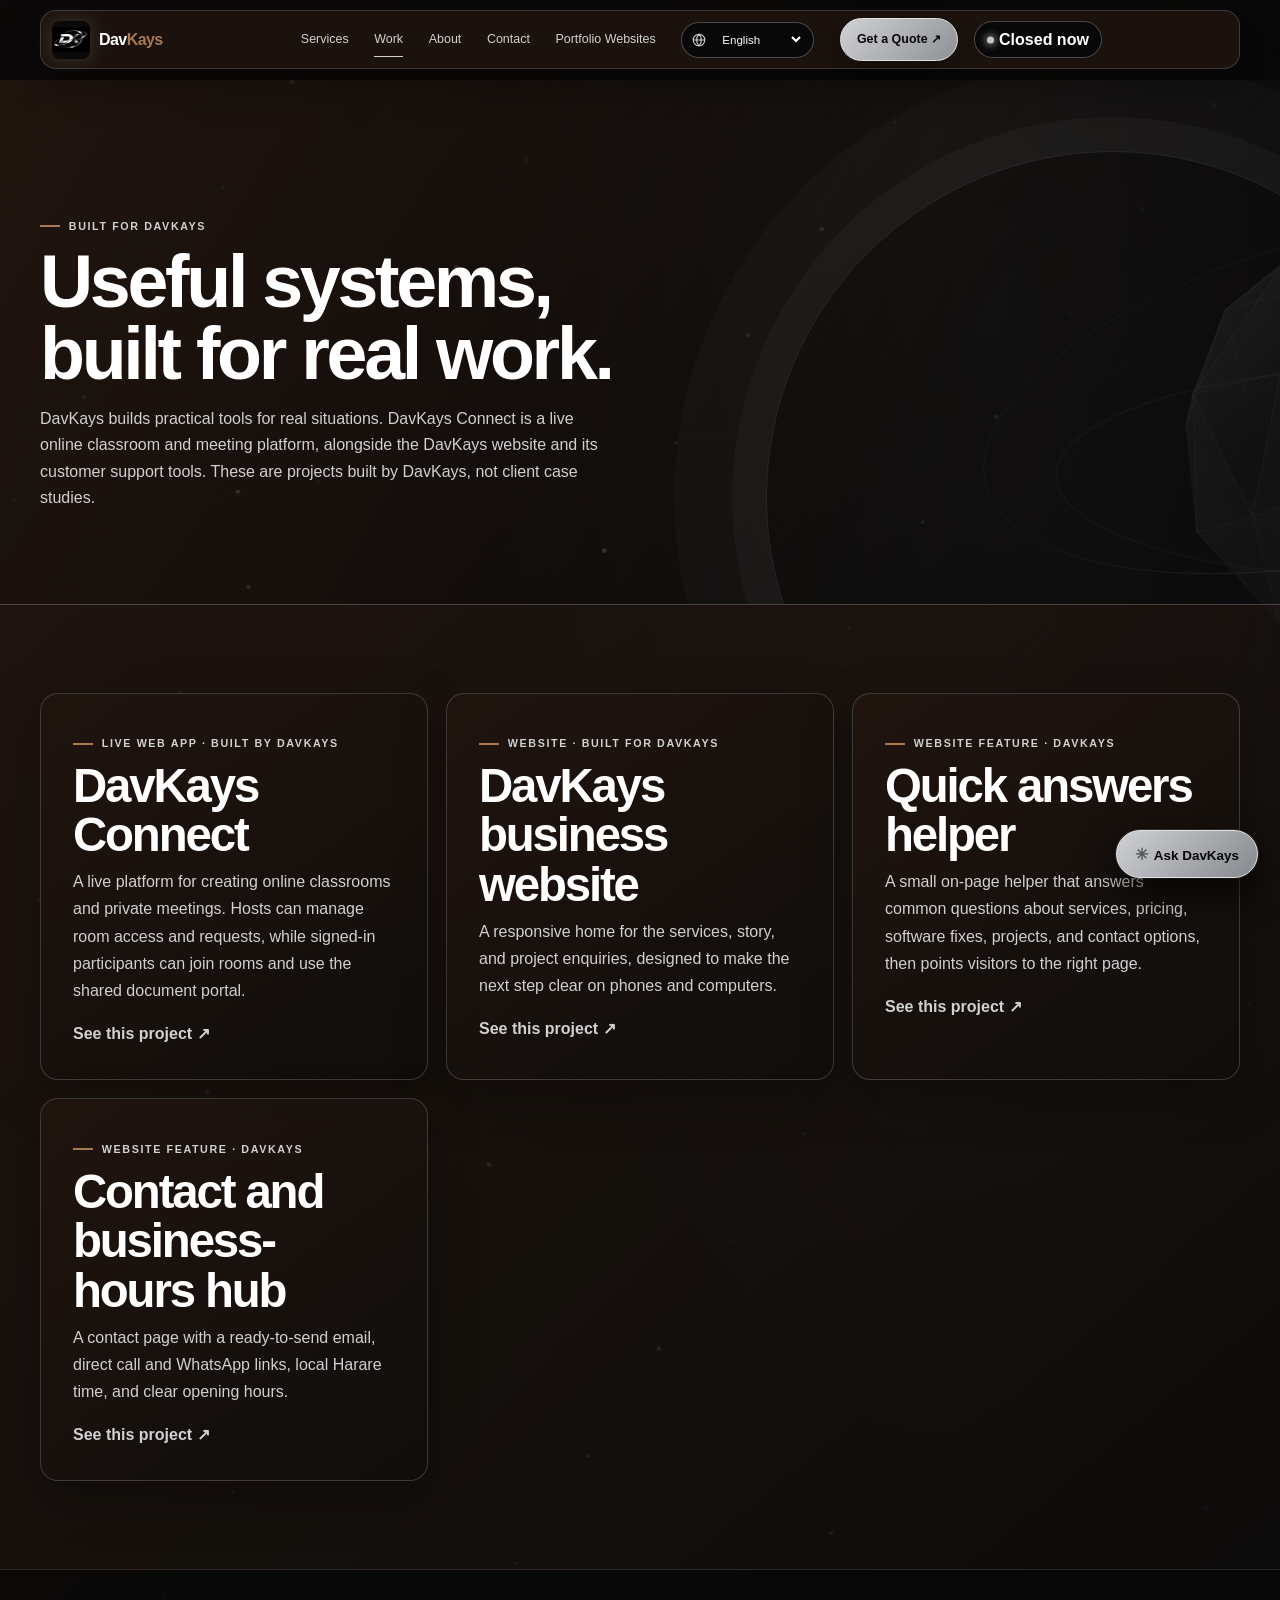
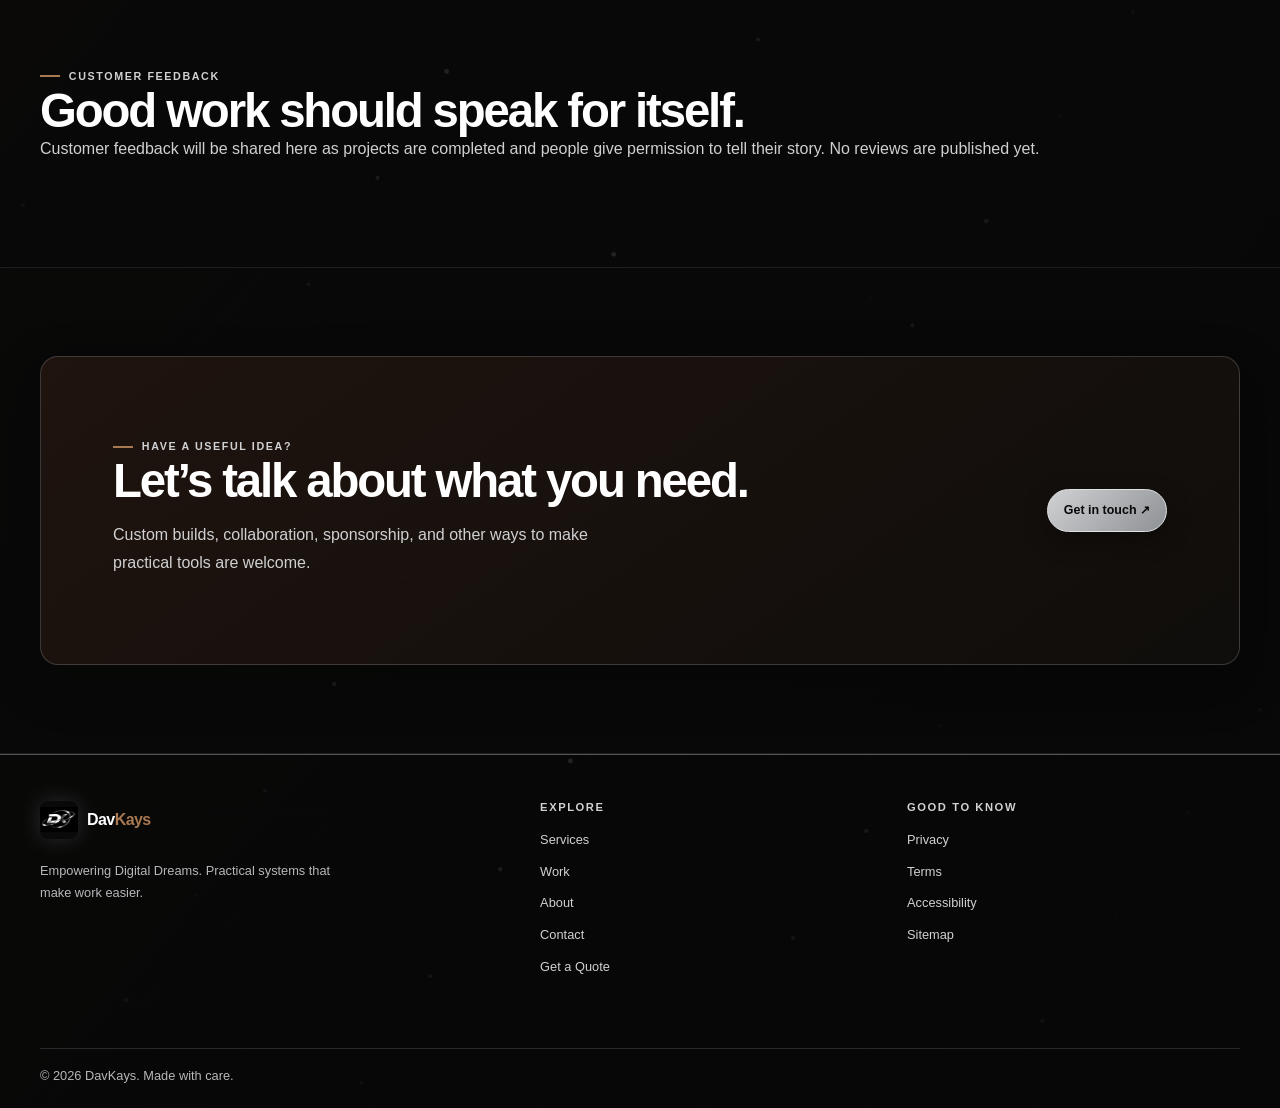
<file: projects.html>
<!doctype html><html lang="en"><head><meta charset="utf-8"><meta name="viewport" content="width=device-width,initial-scale=1"><title>Work &amp; projects | DavKays</title><meta name="description" content="Explore selected systems and websites built at DavKays."><link rel="canonical" href="https://davkays.me/projects.html"><meta property="og:title" content="Work &amp; projects | DavKays"><meta property="og:description" content="Selected systems and websites built at DavKays."><meta property="og:type" content="website"><meta property="og:url" content="https://davkays.me/projects.html"><link rel="stylesheet" href="/style.css?v=davkays-mobile-flow-20261123">
  <link rel="stylesheet" href="/site-experience.css?v=complete-transform-20261126"></head><body><a class="skip" href="#main">Skip to content</a><header class="topbar"><nav class="nav wrap" aria-label="Main navigation"><a class="logo" href="/" aria-label="DavKays home"><img class="brand-mark" src="/assets/davkays-dk.png" alt=""><span class="wordmark">Dav<span>Kays</span></span></a><button class="menu" aria-label="Open navigation menu" aria-expanded="false" aria-controls="navlinks"><span></span><span></span><span></span></button><div class="navlinks" id="navlinks"><a href="/services.html">Services</a><a href="/projects.html" aria-current="page">Work</a><a href="/about.html">About</a><a href="/contact.html">Contact</a><a href="/portfolio-websites.html">Portfolio Websites</a><a class="nav-cta" href="/quote.html">Get a Quote ↗</a></div></nav></header><main id="main"><section class="page-hero"><div class="wrap"><span class="eyebrow">Built for DavKays</span><h1>Useful systems,<br>built for real work.</h1><p class="lead">DavKays builds practical tools for real situations. DavKays Connect is a live online classroom and meeting platform, alongside the DavKays website and its customer support tools. These are projects built by DavKays, not client case studies.</p></div></section><section class="section section-white"><div class="wrap"><div id="project-list" aria-live="polite"></div><noscript><p>This project list needs JavaScript. To learn more about the work, please contact DavKays.</p></noscript></div></section><section class="section section-dark" aria-labelledby="feedback-title"><div class="wrap"><span class="eyebrow">Customer feedback</span><h2 id="feedback-title">Good work should speak for itself.</h2><p>Customer feedback will be shared here as projects are completed and people give permission to tell their story. No reviews are published yet.</p></div></section><section class="section"><div class="wrap cta-band"><div><span class="eyebrow">Have a useful idea?</span><h2>Let’s talk about what you need.</h2><p>Custom builds, collaboration, sponsorship, and other ways to make practical tools are welcome.</p></div><a class="btn" href="/contact.html">Get in touch ↗</a></div></section></main><footer class="footer"><div class="wrap"><div class="footer-grid"><div><a class="logo" href="/" aria-label="DavKays home"><img class="brand-mark" src="/assets/davkays-dk.png" alt=""><span class="wordmark">Dav<span>Kays</span></span></a><p>Empowering Digital Dreams. Practical systems that make work easier.</p></div><div><h3>Explore</h3><div class="footer-links"><a href="/services.html">Services</a><a href="/projects.html">Work</a><a href="/about.html">About</a><a href="/contact.html">Contact</a><a href="/quote.html">Get a Quote</a></div></div><div><h3>Good to know</h3><div class="footer-links"><a href="/privacy.html">Privacy</a><a href="/terms.html">Terms</a><a href="/accessibility.html">Accessibility</a><a href="/sitemap.xml">Sitemap</a></div></div></div><div class="copyright"><span>© 2026 DavKays. Made with care.</span></div></div></footer><script src="/script.js" defer></script><script src="/projects-data.js?v=davkays-connect-portfolio" defer></script><script src="/projects.js" defer></script><script src="/locale.js" defer></script><script src="/pricing-config.js" defer></script><script src="/chat.js?v=assistant-quotes-scheduling-20261123" defer></script><script src="/tech-background.js?v=complete-transform-20261126" defer></script>
</body></html>
</file>
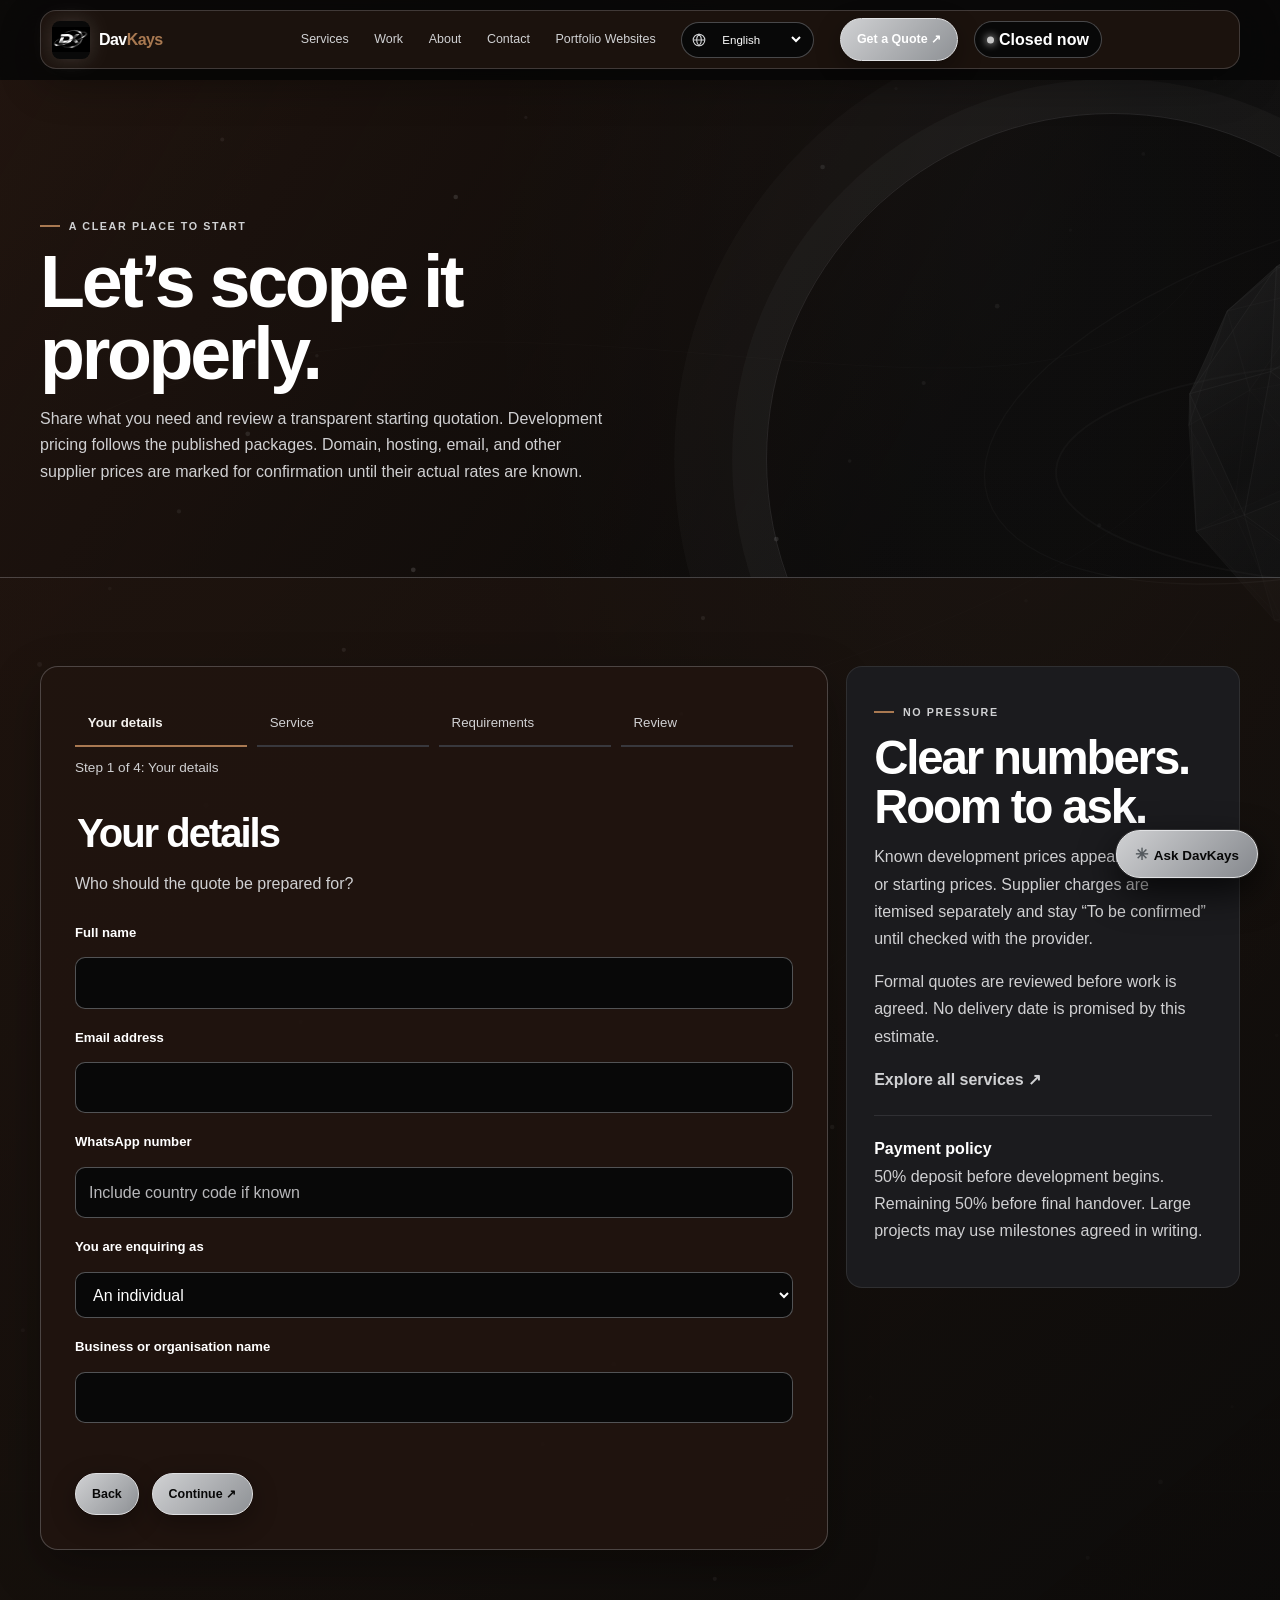
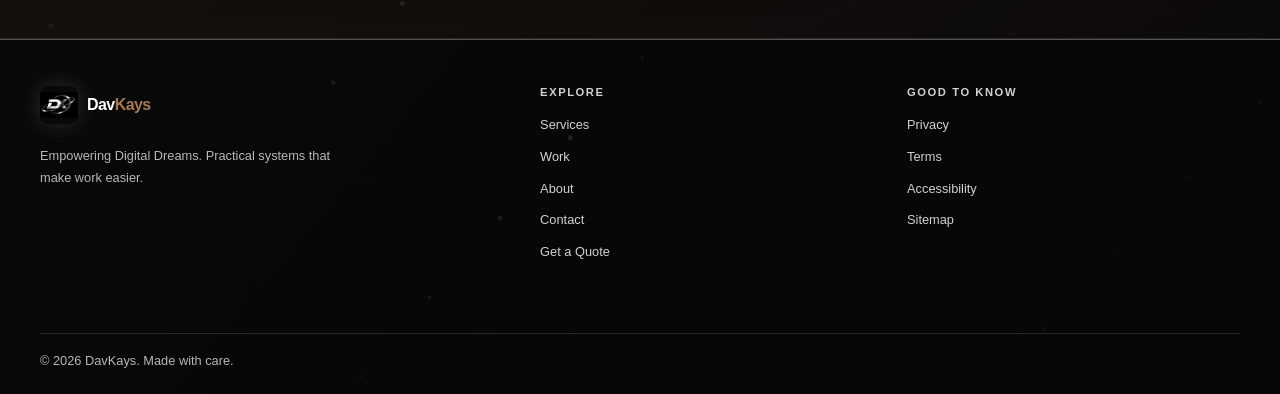
<file: quote.html>
<!doctype html>
<html lang="en">
<head>
  <meta charset="utf-8"><meta name="viewport" content="width=device-width,initial-scale=1">
  <title>Request a Quote | DavKays Softwares</title>
  <meta name="description" content="Tell DavKays what you need and build a clear, itemised project quotation. Supplier charges are shown separately and confirmed before work begins.">
  <link rel="canonical" href="https://davkays.me/quote.html">
  <meta property="og:type" content="website"><meta property="og:title" content="Request a Quote | DavKays Softwares"><meta property="og:description" content="A clear project quote, shaped around your needs."><meta property="og:url" content="https://davkays.me/quote.html">
  <link rel="stylesheet" href="/style.css?v=davkays-mobile-flow-20261123">
  <link rel="stylesheet" href="/site-experience.css?v=complete-transform-20261126">
</head>
<body>
<a class="skip" href="#main">Skip to content</a>
<header class="topbar"><nav class="nav wrap" aria-label="Main navigation"><a class="logo" href="/" aria-label="DavKays home"><img class="brand-mark" src="/assets/davkays-dk.png" alt=""><span class="wordmark">Dav<span>Kays</span></span></a><button class="menu" aria-label="Open navigation menu" aria-expanded="false" aria-controls="navlinks"><span></span><span></span><span></span></button><div class="navlinks" id="navlinks"><a href="/services.html">Services</a><a href="/projects.html">Work</a><a href="/about.html">About</a><a href="/contact.html">Contact</a><a href="/portfolio-websites.html">Portfolio Websites</a><a class="nav-cta" href="/quote.html" aria-current="page">Get a Quote ↗</a></div></nav></header>
<main id="main">
  <section class="page-hero"><div class="wrap"><span class="eyebrow">A clear place to start</span><h1>Let’s scope it properly.</h1><p class="lead">Share what you need and review a transparent starting quotation. Development pricing follows the published packages. Domain, hosting, email, and other supplier prices are marked for confirmation until their actual rates are known.</p></div></section>
  <section class="section section-white"><div class="wrap quote-layout">
    <div class="quote-main">
      <ol class="quote-progress" aria-label="Quotation steps"><li data-progress="1" aria-current="step">Your details</li><li data-progress="2">Service</li><li data-progress="3">Requirements</li><li data-progress="4">Review</li></ol>
      <p class="quote-step-status" id="quote-step-status" aria-live="polite">Step 1 of 4: Your details</p><noscript><p class="notice">The quote builder needs JavaScript. You can <a href="/contact.html">contact DavKays</a> to discuss a quotation instead.</p></noscript>
  <form id="quote-form" novalidate>
        <fieldset class="quote-step" data-step="1"><legend tabindex="-1">Your details</legend><p class="lead">Who should the quote be prepared for?</p>
          <div class="field"><label for="customer-name">Full name</label><input id="customer-name" name="name" autocomplete="name" maxlength="120" required></div>
          <div class="field"><label for="customer-email">Email address</label><input id="customer-email" name="email" type="email" autocomplete="email" maxlength="254" required></div>
          <div class="field"><label for="customer-whatsapp">WhatsApp number</label><input id="customer-whatsapp" name="whatsapp" type="tel" autocomplete="tel" maxlength="40" placeholder="Include country code if known" required></div>
          <div class="field"><label for="customer-type">You are enquiring as</label><select id="customer-type" name="customerType"><option value="individual">An individual</option><option value="business">A business or organisation</option></select></div>
          <div class="field" id="business-name-field" hidden><label for="business-name">Business or organisation name</label><input id="business-name" name="businessName" autocomplete="organization" maxlength="120"></div>
        </fieldset>
        <fieldset class="quote-step" data-step="2" hidden><legend tabindex="-1">Choose a service</legend><p class="lead">Choose the closest starting point. The final scope and price are confirmed with you before paid work begins.</p>
          <div class="field"><label for="service-package">Service or package</label><select id="service-package" name="package" required><option value="">Choose a service</option></select></div>
          <div id="package-description" class="package-description" aria-live="polite">Choose a service to see what it includes.</div>
        </fieldset>
        <fieldset class="quote-step" data-step="3" hidden><legend tabindex="-1">Tell us what you have in mind</legend><p class="lead">A few details help make the quote useful. Anything not yet priced will be clearly marked for confirmation.</p>
          <div class="field"><label for="project-size">How many pages, screens, or workflows do you expect?</label><input id="project-size" name="size" type="number" min="1" step="1" value="1"><small>For a website, the selected package shows how many pages are included.</small></div>
          <div class="field"><label for="project-description">What would you like the system to help you do?</label><textarea id="project-description" name="description" rows="5" maxlength="1000" required></textarea></div>
          <div class="field"><label for="functionality">Features or functionality you would like</label><textarea id="functionality" name="functionality" rows="3" maxlength="600" placeholder="Optional. Please do not include passwords or sensitive account details."></textarea></div>
          <div class="quote-provider-fields" id="website-provider-fields" hidden>
            <h2>Website services and renewals</h2><p>These costs are separate from development. The selected registration term is charged upfront. Exact rates and renewal timing depend on the provider.</p>
            <div class="field"><label for="domain-choice">Domain registration</label><select id="domain-choice" name="domainChoice"><option value="need">I need a new domain</option><option value="existing">I already have a domain</option><option value="skip">Not needed for this project</option></select></div>
            <div class="field domain-details"><label for="domain-name">Domain name preference</label><input id="domain-name" name="domainName" placeholder="yourbusiness"><small>Exact term registration and renewal rates are confirmed with the selected registrar; unknown prices stay provisional.</small></div>
            <div class="field domain-details"><label for="domain-extension">Preferred extension</label><select id="domain-extension" name="domainExtension"><option value=".com">.com</option><option value=".co.zw">.co.zw</option><option value=".org">.org</option><option value=".net">.net</option><option value="other">Other or not sure</option></select></div><div class="field domain-details" id="other-extension-field" hidden><label for="domain-extension-other">Other extension</label><input id="domain-extension-other" name="domainExtensionOther" placeholder=".io, .africa, or another extension"></div>
            <div class="field domain-details"><label for="domain-years">Registration period</label><select id="domain-years" name="domainYears"><option value="1">1 year</option><option value="2">2 years</option><option value="3">3 years</option></select></div>
            <div class="field"><label for="hosting-choice">Hosting</label><select id="hosting-choice" name="hostingChoice"><option value="need">I need a hosting plan</option><option value="existing">I already have hosting</option><option value="skip">Not needed or not sure yet</option></select></div>
            <div class="field hosting-details"><label for="hosting-preference">Preferred provider or plan, if any</label><input id="hosting-preference" name="hostingPreference" placeholder="Provider, plan, or recommend an option"><small>Initial charges, setup fees, renewal rates, plan limits, SSL inclusion, and billing periods are checked separately with the provider.</small></div><div class="field hosting-details"><label for="hosting-billing-period">Preferred hosting billing period</label><select id="hosting-billing-period" name="hostingBillingPeriod"><option value="undecided">Not sure yet</option><option value="monthly">Monthly</option><option value="annual">Annually</option></select></div>
            <div class="field"><label for="email-choice">Business email</label><select id="email-choice" name="emailChoice"><option value="none">No new email service needed</option><option value="existing">I already have business email</option><option value="forwarding">I want email forwarding</option><option value="hosted">I need hosted mailboxes</option></select></div>
            <div class="field mailbox-details" hidden><label for="mailbox-count">Number of hosted mailboxes</label><input id="mailbox-count" name="mailboxes" type="number" min="1" step="1" value="1"></div><div class="field email-period-details" hidden><label for="email-billing-period">Preferred email or forwarding billing period</label><select id="email-billing-period" name="emailBillingPeriod"><option value="undecided">Not sure yet</option><option value="monthly">Monthly</option><option value="annual">Annually</option></select></div>
            <div class="field email-provider-details" hidden><label for="email-provider">Preferred email provider, if any</label><input id="email-provider" name="emailProvider" placeholder="Provider or recommend an option"><small>Forwarding routes messages to another inbox; it is not the same as a hosted mailbox.</small></div>
          </div>
          <div class="field"><span class="field-label">Additional services</span><div class="quote-options" id="optional-services"></div></div>
          <div class="field"><label for="maintenance-plan">Ongoing maintenance</label><select id="maintenance-plan" name="maintenance"><option value="none">No maintenance plan</option></select><div id="maintenance-includes" class="helper-copy" aria-live="polite"></div><small>Service limits and terms require owner approval and a written agreement. No response time or monitoring schedule is promised here.</small></div>
        </fieldset>
        <div class="quote-nav" data-quote-navigation><button class="btn-dark btn" type="button" id="quote-back" hidden>Back</button><button class="btn" type="button" id="quote-next">Continue ↗</button></div>
      </form>
      <section id="quote-result" class="quote-result" hidden tabindex="-1" aria-labelledby="quote-document-title">
        <div class="quote-actions"><button class="btn" type="button" id="quote-print">Print quotation</button><button class="btn-dark btn" type="button" id="quote-edit">Edit details</button></div>
        <article class="quote-document" id="quote-document">
          <header class="quote-document-header"><a class="logo" href="/" aria-label="DavKays home"><img class="brand-mark" src="/assets/davkays-dk.png" alt=""><span class="wordmark">Dav<span>Kays</span></span></a><p>Empowering Digital Dreams.<br><a href="https://davkays.me">davkays.me</a></p></header>
          <h2 id="quote-document-title">Project quotation</h2><div class="quote-meta" id="quote-meta"></div><div class="quote-customer" id="quote-customer"></div>
          <h3>Scope and selected services</h3><div id="quote-scope"></div><h3>Itemised estimate</h3><div id="quote-breakdown"></div><div id="quote-totals"></div>
          <div class="quote-terms"><h3>Payment terms</h3><p id="quote-payment-terms"></p><h3>Exclusions and assumptions</h3><ul><li>Third-party domain, hosting, email, plugin, and licence charges are subject to provider confirmation and may change.</li><li>Any item marked “To be confirmed” is not included in the priced estimate.</li><li>Delivery dates are agreed after requirements and availability are reviewed.</li><li>Major features, work outside the agreed scope, taxes, and third-party subscriptions are excluded unless included in a written proposal.</li></ul><p>This is a preliminary, browser-generated quotation for discussion. A formal proposal is confirmed in writing before work begins.</p></div>
        </article>
        <div class="quote-actions quote-send-actions"><a class="btn" id="quote-email" href="#">Request formal quote by email ↗</a><a class="contact-action" id="quote-whatsapp" href="#" target="_blank" rel="noopener noreferrer">Continue in WhatsApp ↗</a></div>
        <p class="notice">These details stay in this browser until you choose to open an email or WhatsApp message. Nothing is submitted to or stored by this website. This estimate is not a registered quotation; the review date shown is informational and is not enforced.</p>
      </section>
    </div>
    <aside class="quote-aside"><span class="eyebrow">No pressure</span><h2>Clear numbers. Room to ask.</h2><p>Known development prices appear as ranges or starting prices. Supplier charges are itemised separately and stay “To be confirmed” until checked with the provider.</p><p>Formal quotes are reviewed before work is agreed. No delivery date is promised by this estimate.</p><a class="text-link" href="/services.html">Explore all services ↗</a><div class="quote-help"><strong>Payment policy</strong><p>50% deposit before development begins. Remaining 50% before final handover. Large projects may use milestones agreed in writing.</p></div></aside>
  </div></section>
</main>
<footer class="footer"><div class="wrap"><div class="footer-grid"><div><a class="logo" href="/" aria-label="DavKays home"><img class="brand-mark" src="/assets/davkays-dk.png" alt=""><span class="wordmark">Dav<span>Kays</span></span></a><p>Empowering Digital Dreams. Practical systems that make work easier.</p></div><div><h3>Explore</h3><div class="footer-links"><a href="/services.html">Services</a><a href="/projects.html">Work</a><a href="/about.html">About</a><a href="/contact.html">Contact</a><a href="/quote.html">Get a Quote</a></div></div><div><h3>Good to know</h3><div class="footer-links"><a href="/privacy.html">Privacy</a><a href="/terms.html">Terms</a><a href="/accessibility.html">Accessibility</a><a href="/sitemap.xml">Sitemap</a></div></div></div><div class="copyright"><span>© 2026 DavKays. Made with care.</span></div></div></footer>
<script src="/script.js" defer></script><script src="/pricing-config.js" defer></script><script src="/quote-pricing.js" defer></script><script src="/quote.js" defer></script><script src="/locale.js" defer></script><script src="/chat.js?v=assistant-quotes-scheduling-20261123" defer></script>
<script src="/tech-background.js?v=complete-transform-20261126" defer></script>
</body></html>
</file>
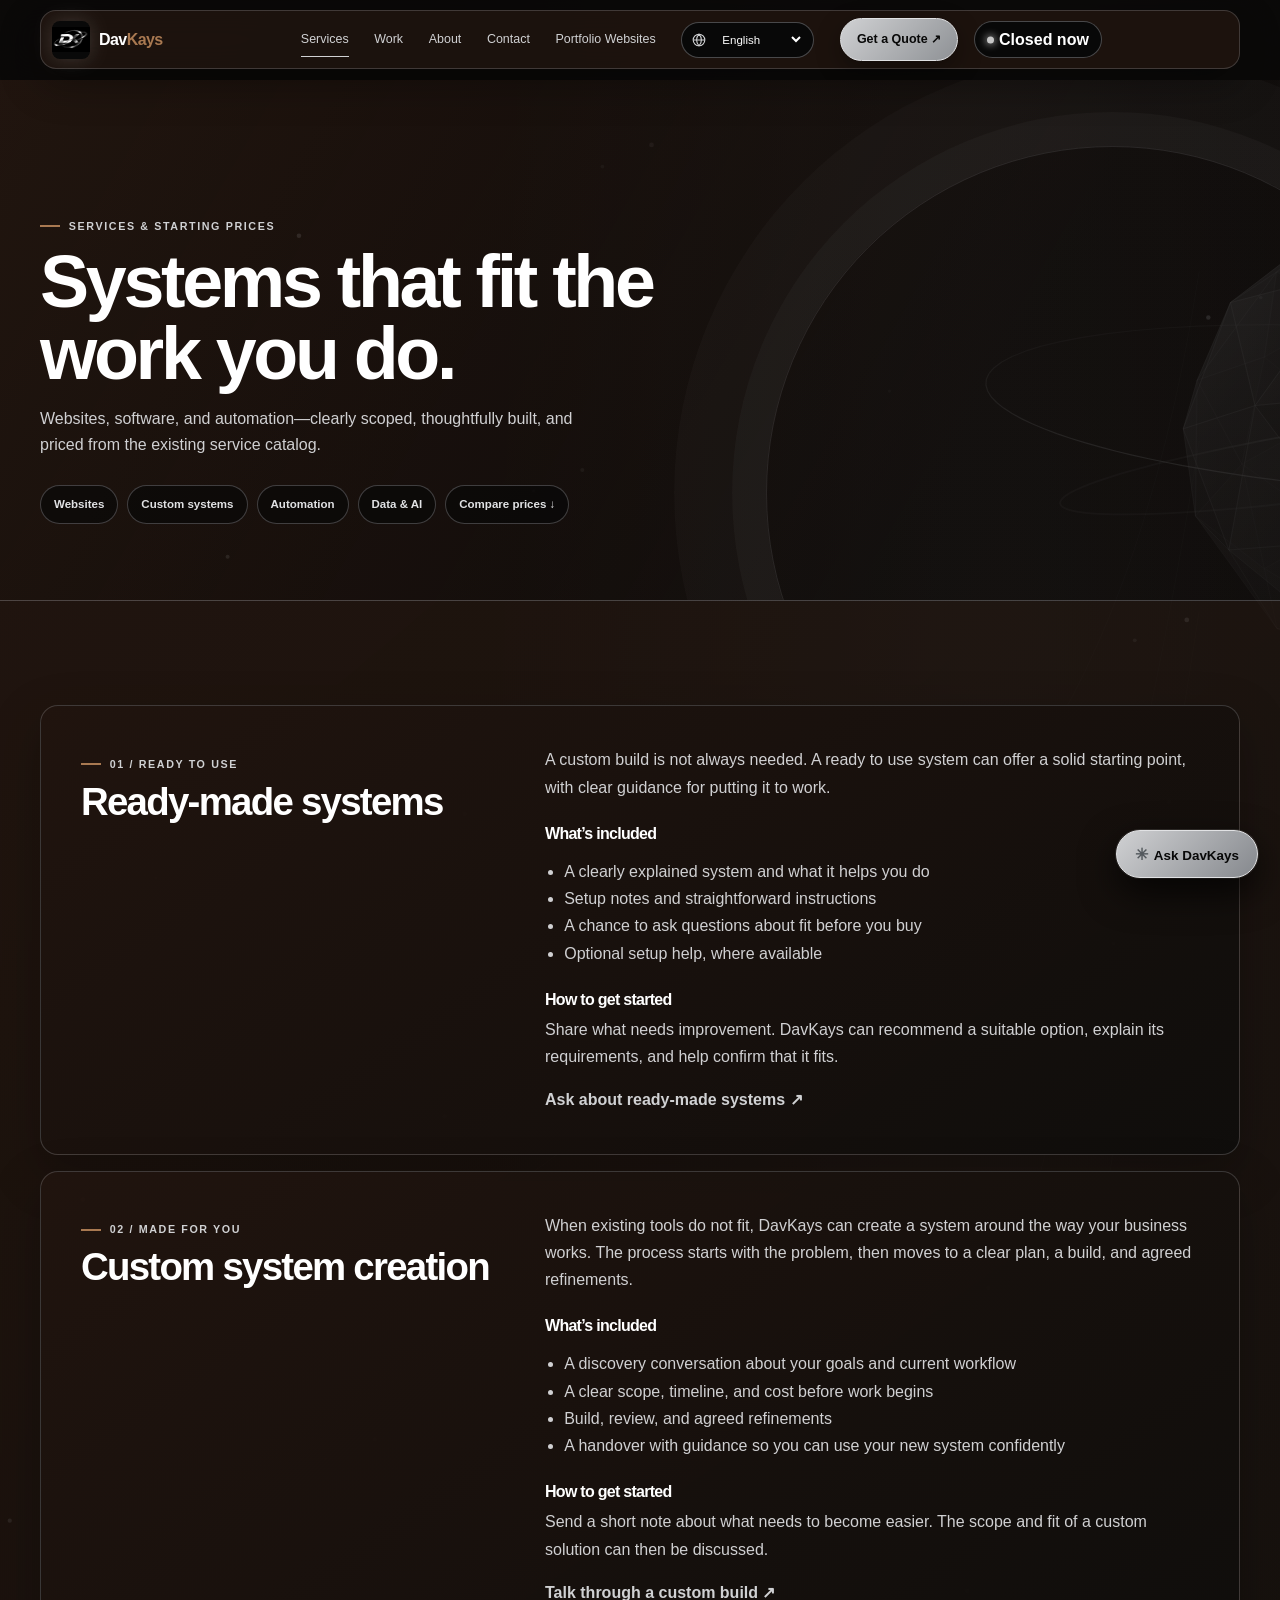
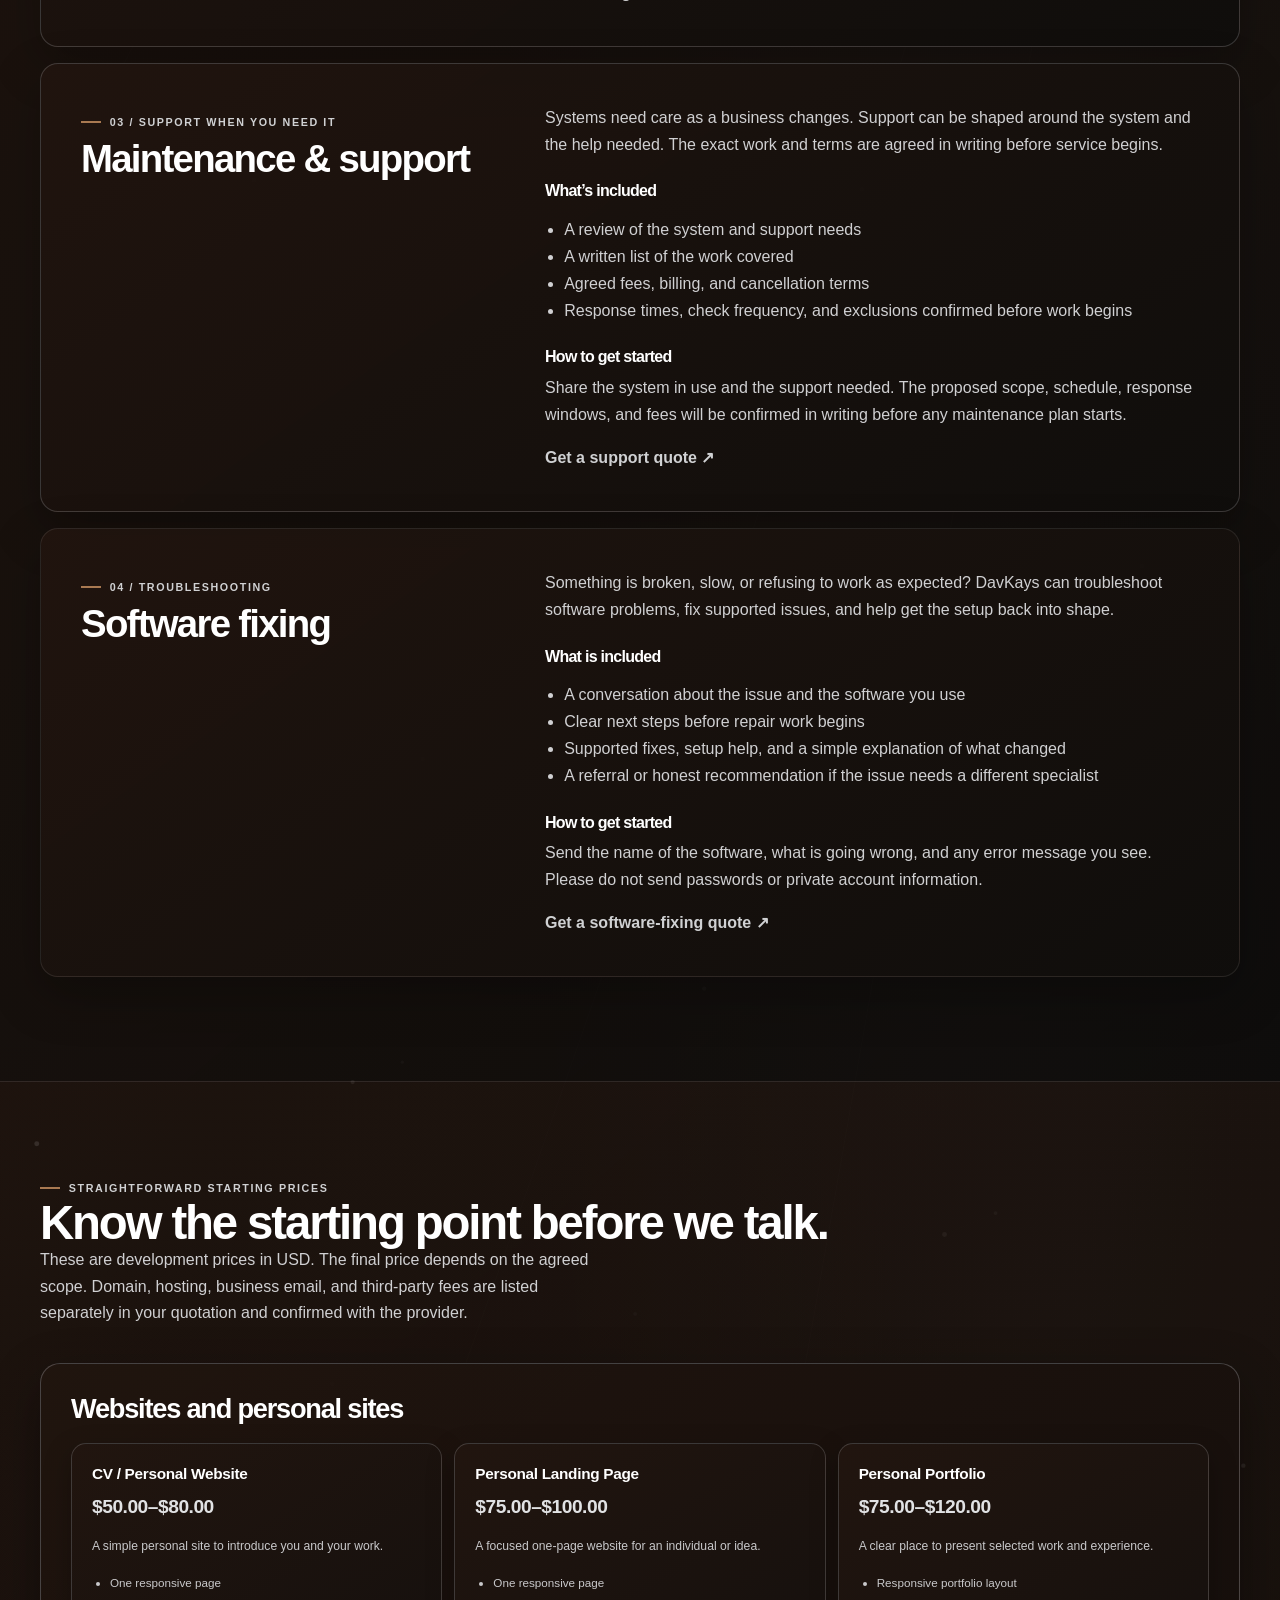
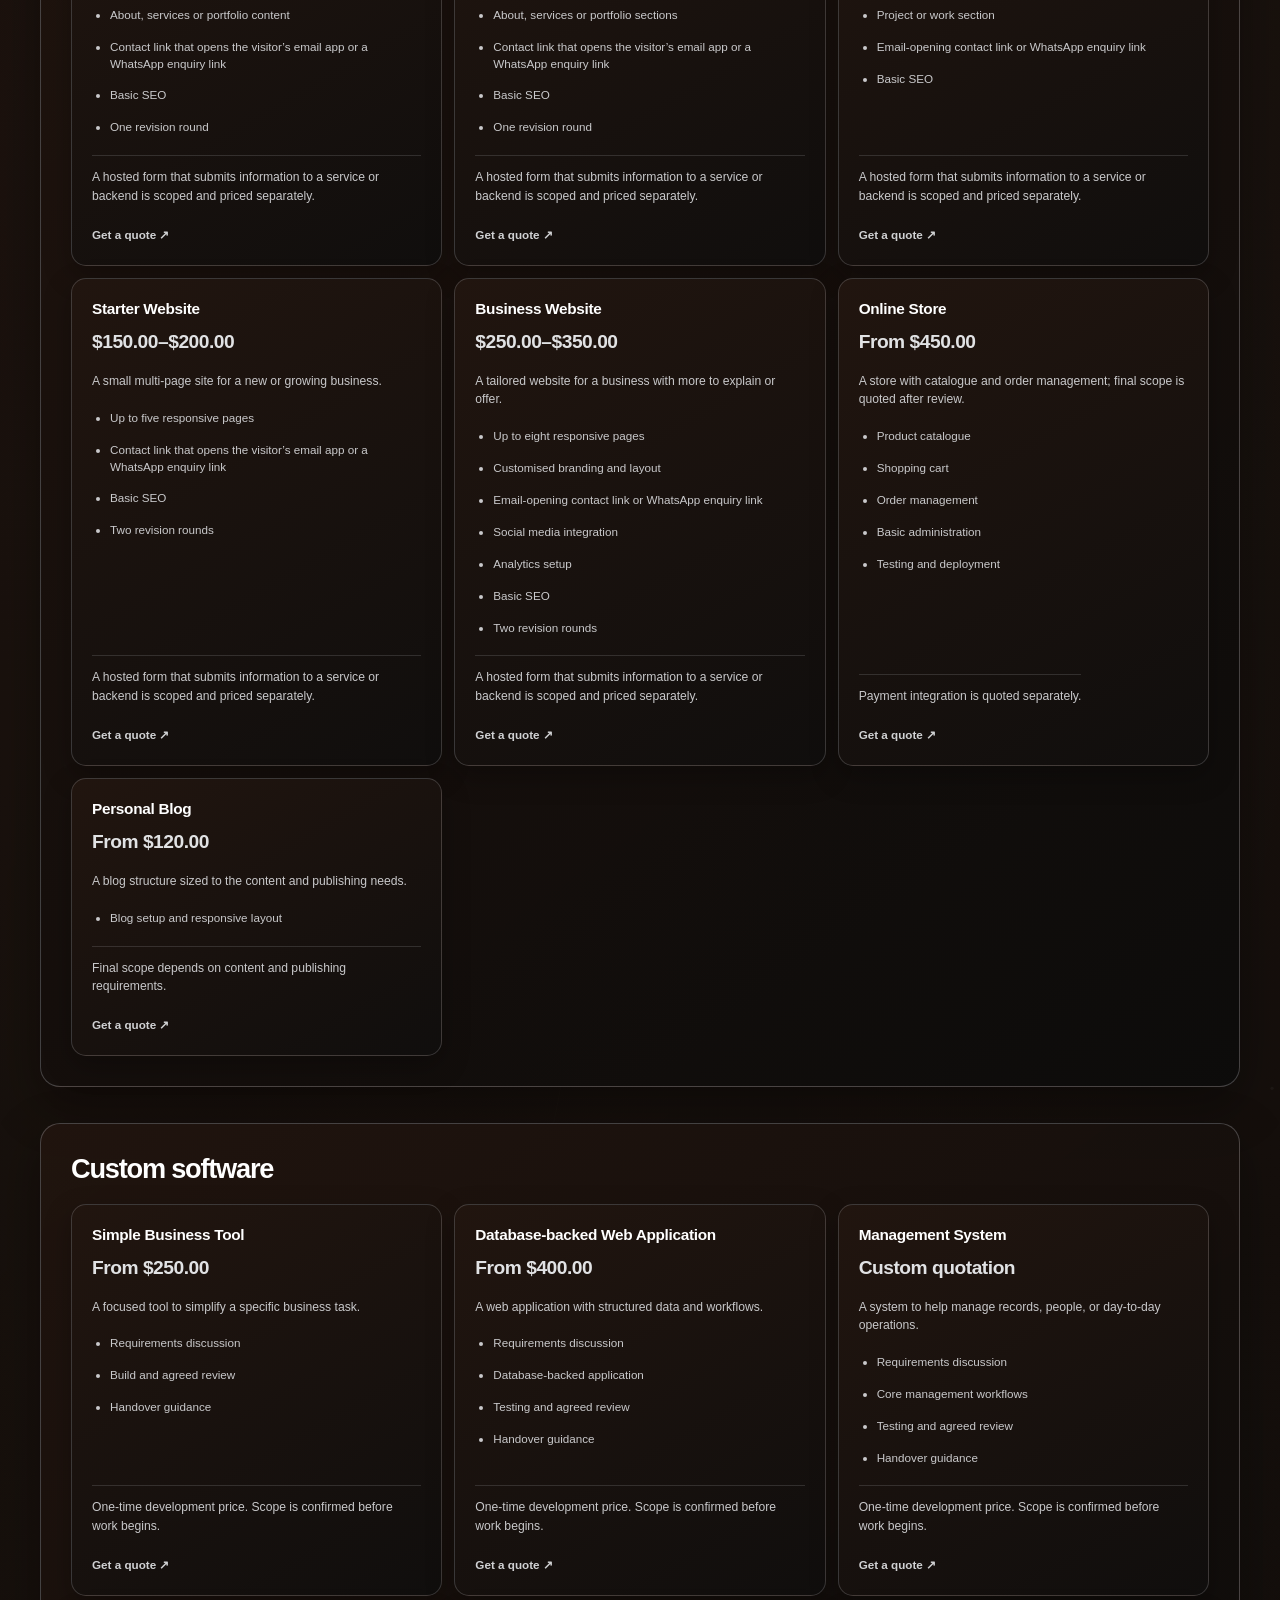
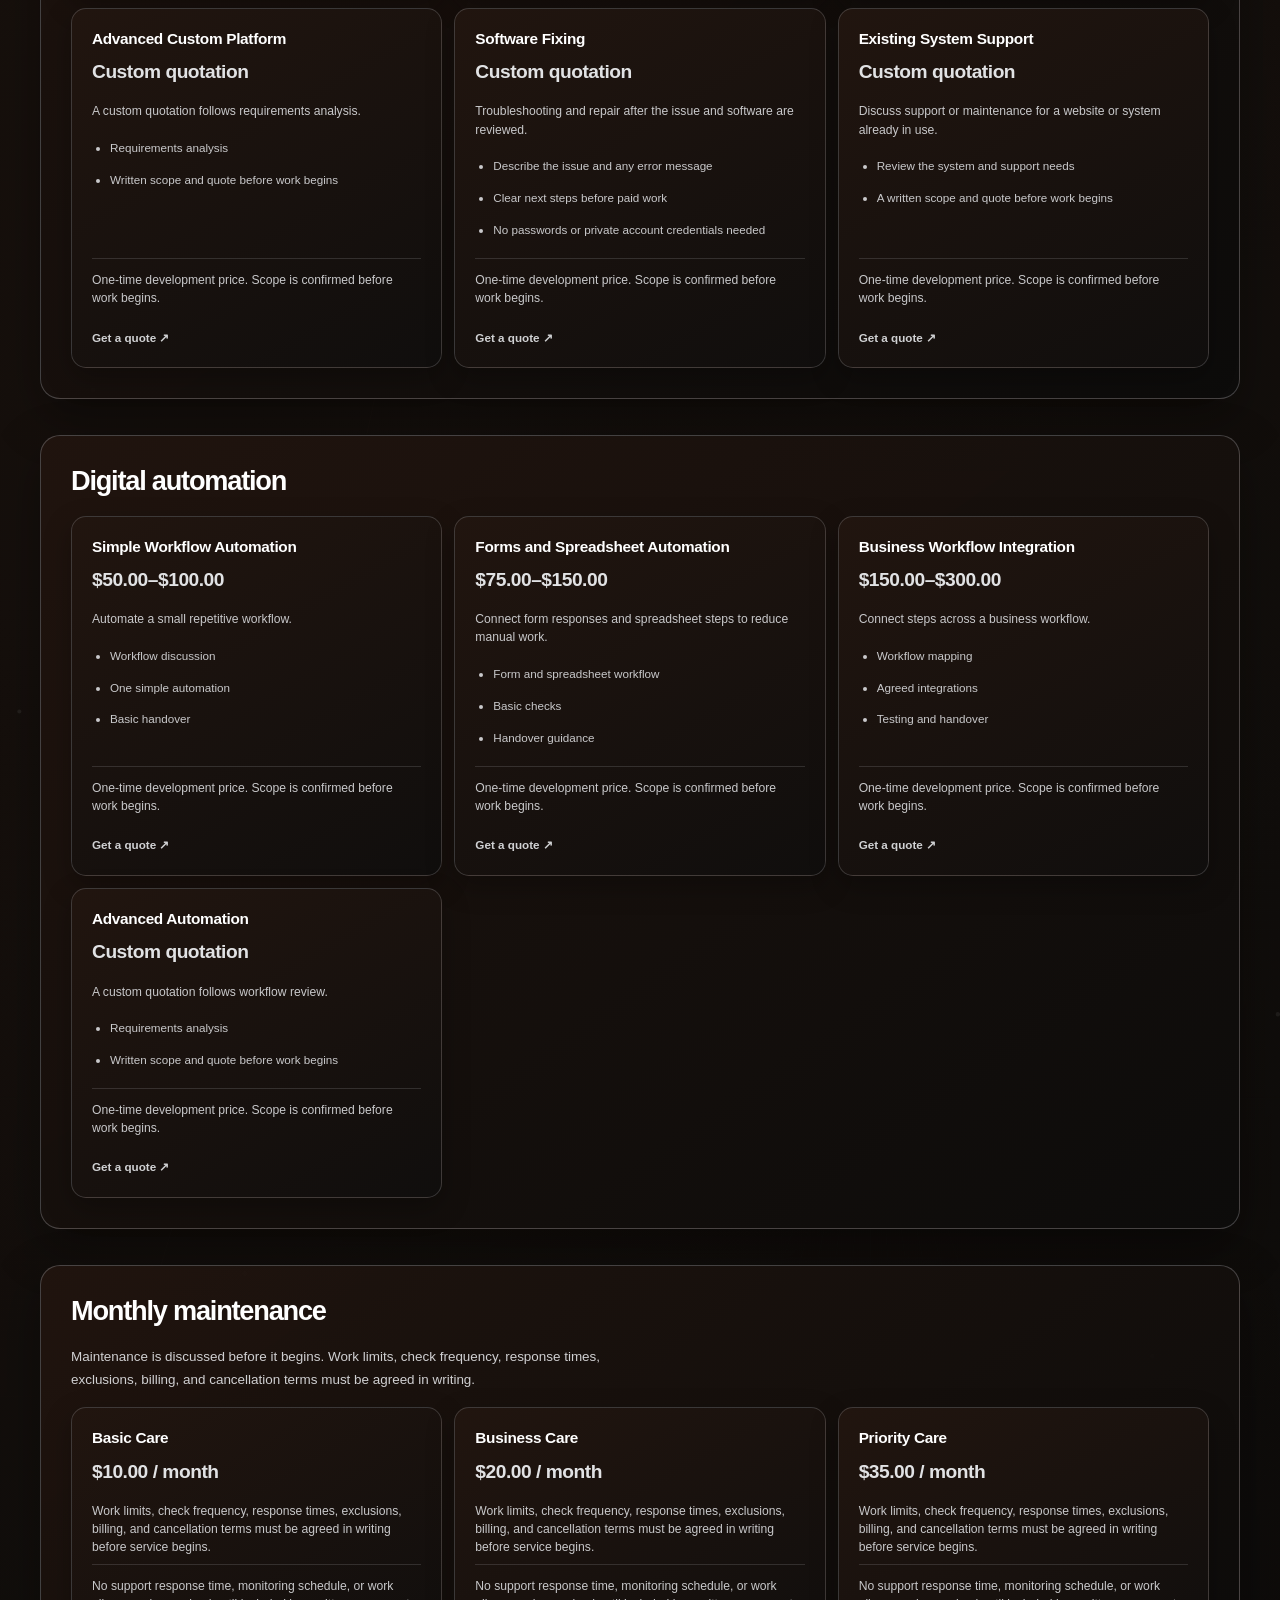
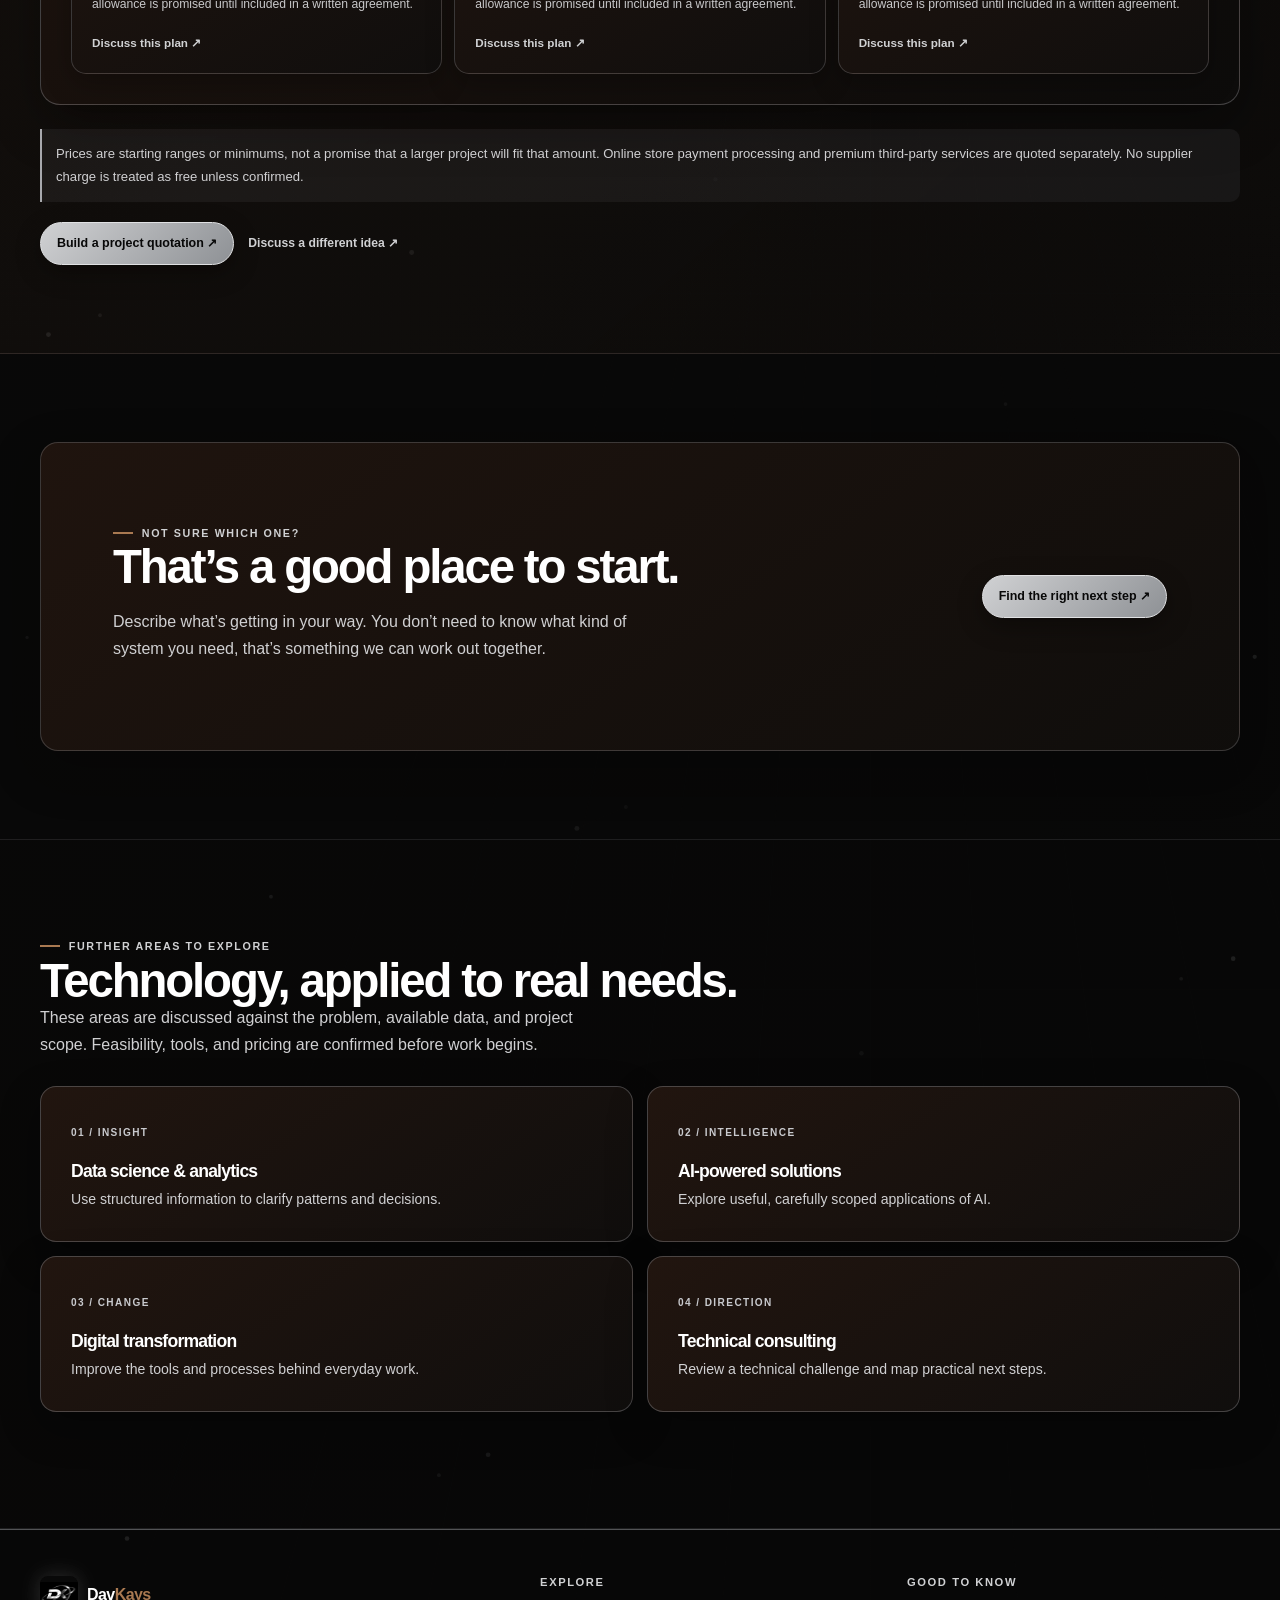
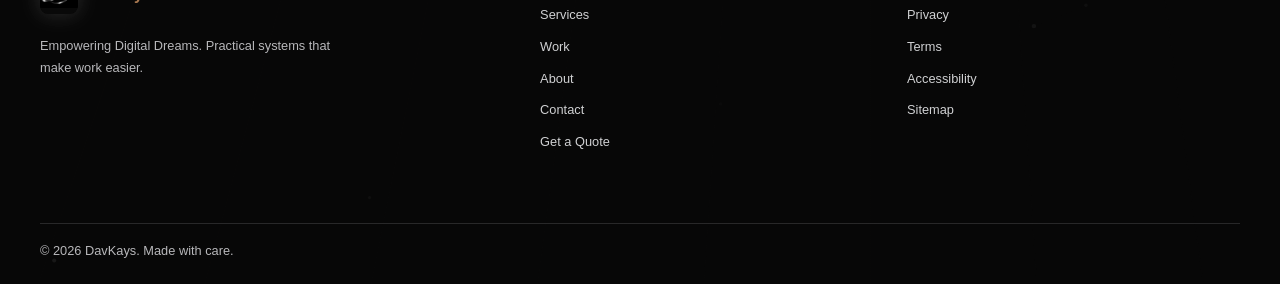
<file: services.html>
<!doctype html><html lang="en"><head><meta charset="utf-8"><meta name="viewport" content="width=device-width,initial-scale=1"><title>Services: Ready to use systems, custom builds & support | DavKays</title><meta name="description" content="Website development, custom software, digital automation, software fixing, and maintenance with clear starting prices."><link rel="canonical" href="https://davkays.me/services.html"><meta property="og:title" content="Services | DavKays"><meta property="og:description" content="Systems that fit the way you work, with a real person to help."><meta property="og:type" content="website"><meta property="og:url" content="https://davkays.me/services.html"><link rel="stylesheet" href="/style.css?v=davkays-mobile-flow-20261123">
  <link rel="stylesheet" href="/site-experience.css?v=complete-transform-20261126"></head><body><a class="skip" href="#main">Skip to content</a><header class="topbar"><nav class="nav wrap" aria-label="Main navigation"><a class="logo" href="/" aria-label="DavKays home"><img class="brand-mark" src="/assets/davkays-dk.png" alt=""><span class="wordmark">Dav<span>Kays</span></span></a><button class="menu" aria-label="Open navigation menu" aria-expanded="false" aria-controls="navlinks"><span></span><span></span><span></span></button><div class="navlinks" id="navlinks"><a href="/services.html" aria-current="page">Services</a><a href="/projects.html">Work</a><a href="/about.html">About</a><a href="/contact.html">Contact</a><a href="/portfolio-websites.html">Portfolio Websites</a><a class="nav-cta" href="/quote.html">Get a Quote ↗</a></div></nav></header><main id="main"><section class="page-hero"><div class="wrap"><span class="eyebrow">Services &amp; starting prices</span><h1>Systems that fit the work you do.</h1><p class="lead">Websites, software, and automation—clearly scoped, thoughtfully built, and priced from the existing service catalog.</p><div class="service-quick-links"><a href="#websites">Websites</a><a href="#custom">Custom systems</a><a href="#automation">Automation</a><a href="#capabilities">Data &amp; AI</a><a href="#pricing">Compare prices <span aria-hidden="true">↓</span></a></div></div></section><section class="section section-white"><div class="wrap"><article class="service-row" id="ready"><div><span class="eyebrow">01 / Ready to use</span><h2>Ready-made systems</h2></div><div><p>A custom build is not always needed. A ready to use system can offer a solid starting point, with clear guidance for putting it to work.</p><h3>What’s included</h3><ul><li>A clearly explained system and what it helps you do</li><li>Setup notes and straightforward instructions</li><li>A chance to ask questions about fit before you buy</li><li>Optional setup help, where available</li></ul><h3>How to get started</h3><p>Share what needs improvement. DavKays can recommend a suitable option, explain its requirements, and help confirm that it fits.</p><a class="text-link" href="/contact.html">Ask about ready-made systems ↗</a></div></article><article class="service-row" id="custom"><div><span class="eyebrow">02 / Made for you</span><h2>Custom system creation</h2></div><div><p>When existing tools do not fit, DavKays can create a system around the way your business works. The process starts with the problem, then moves to a clear plan, a build, and agreed refinements.</p><h3>What’s included</h3><ul><li>A discovery conversation about your goals and current workflow</li><li>A clear scope, timeline, and cost before work begins</li><li>Build, review, and agreed refinements</li><li>A handover with guidance so you can use your new system confidently</li></ul><h3>How to get started</h3><p>Send a short note about what needs to become easier. The scope and fit of a custom solution can then be discussed.</p><a class="text-link" href="/contact.html">Talk through a custom build ↗</a></div></article><article class="service-row" id="support"><div><span class="eyebrow">03 / Support when you need it</span><h2>Maintenance &amp; support</h2></div><div><p>Systems need care as a business changes. Support can be shaped around the system and the help needed. The exact work and terms are agreed in writing before service begins.</p><h3>What’s included</h3><ul><li>A review of the system and support needs</li><li>A written list of the work covered</li><li>Agreed fees, billing, and cancellation terms</li><li>Response times, check frequency, and exclusions confirmed before work begins</li></ul><h3>How to get started</h3><p>Share the system in use and the support needed. The proposed scope, schedule, response windows, and fees will be confirmed in writing before any maintenance plan starts.</p><a class="text-link" href="/quote.html?service=system-support&maintenance=basic-care">Get a support quote ↗</a></div></article><article class="service-row" id="fixes"><div><span class="eyebrow">04 / Troubleshooting</span><h2>Software fixing</h2></div><div><p>Something is broken, slow, or refusing to work as expected? DavKays can troubleshoot software problems, fix supported issues, and help get the setup back into shape.</p><h3>What is included</h3><ul><li>A conversation about the issue and the software you use</li><li>Clear next steps before repair work begins</li><li>Supported fixes, setup help, and a simple explanation of what changed</li><li>A referral or honest recommendation if the issue needs a different specialist</li></ul><h3>How to get started</h3><p>Send the name of the software, what is going wrong, and any error message you see. Please do not send passwords or private account information.</p><a class="text-link" href="/quote.html?service=software-fix">Get a software-fixing quote ↗</a></div></article></div></section><section class="section section-white" id="pricing"><div class="wrap"><span class="eyebrow">Straightforward starting prices</span><h2>Know the starting point before we talk.</h2><p class="lead">These are development prices in USD. The final price depends on the agreed scope. Domain, hosting, business email, and third-party fees are listed separately in your quotation and confirmed with the provider.</p><div id="pricing-catalog" aria-live="polite"><p>Loading the price guide…</p></div><noscript><p>JavaScript is needed to display the live price guide. <a href="/quote.html">Send a quote request</a> and the service details can be discussed directly.</p></noscript><p class="price-disclaimer">Prices are starting ranges or minimums, not a promise that a larger project will fit that amount. Online store payment processing and premium third-party services are quoted separately. No supplier charge is treated as free unless confirmed.</p><div class="pricing-cta"><a class="btn" href="/quote.html">Build a project quotation ↗</a><a class="text-link" href="/contact.html">Discuss a different idea ↗</a></div></div></section><section class="section"><div class="wrap cta-band"><div><span class="eyebrow">Not sure which one?</span><h2>That’s a good place to start.</h2><p>Describe what’s getting in your way. You don’t need to know what kind of system you need, that’s something we can work out together.</p></div><a class="btn" href="/contact.html">Find the right next step ↗</a></div></section><section class="section section-dark" id="capabilities" aria-labelledby="capabilities-title"><div class="wrap"><span class="eyebrow">Further areas to explore</span><h2 id="capabilities-title">Technology, applied to real needs.</h2><p class="lead">These areas are discussed against the problem, available data, and project scope. Feasibility, tools, and pricing are confirmed before work begins.</p><div class="capability-grid"><article class="capability-card"><span>01 / INSIGHT</span><h3>Data science &amp; analytics</h3><p>Use structured information to clarify patterns and decisions.</p></article><article class="capability-card"><span>02 / INTELLIGENCE</span><h3>AI-powered solutions</h3><p>Explore useful, carefully scoped applications of AI.</p></article><article class="capability-card"><span>03 / CHANGE</span><h3>Digital transformation</h3><p>Improve the tools and processes behind everyday work.</p></article><article class="capability-card"><span>04 / DIRECTION</span><h3>Technical consulting</h3><p>Review a technical challenge and map practical next steps.</p></article></div></div></section></main><footer class="footer"><div class="wrap"><div class="footer-grid"><div><a class="logo" href="/" aria-label="DavKays home"><img class="brand-mark" src="/assets/davkays-dk.png" alt=""><span class="wordmark">Dav<span>Kays</span></span></a><p>Empowering Digital Dreams. Practical systems that make work easier.</p></div><div><h3>Explore</h3><div class="footer-links"><a href="/services.html">Services</a><a href="/projects.html">Work</a><a href="/about.html">About</a><a href="/contact.html">Contact</a><a href="/quote.html">Get a Quote</a></div></div><div><h3>Good to know</h3><div class="footer-links"><a href="/privacy.html">Privacy</a><a href="/terms.html">Terms</a><a href="/accessibility.html">Accessibility</a><a href="/sitemap.xml">Sitemap</a></div></div></div><div class="copyright"><span>© 2026 DavKays. Made with care.</span></div></div></footer><script src="/script.js" defer></script><script src="/pricing-config.js" defer></script><script src="/pricing-display.js" defer></script><script src="/locale.js" defer></script><script src="/chat.js?v=assistant-quotes-scheduling-20261123" defer></script><script src="/tech-background.js?v=complete-transform-20261126" defer></script>
</body></html>
</file>
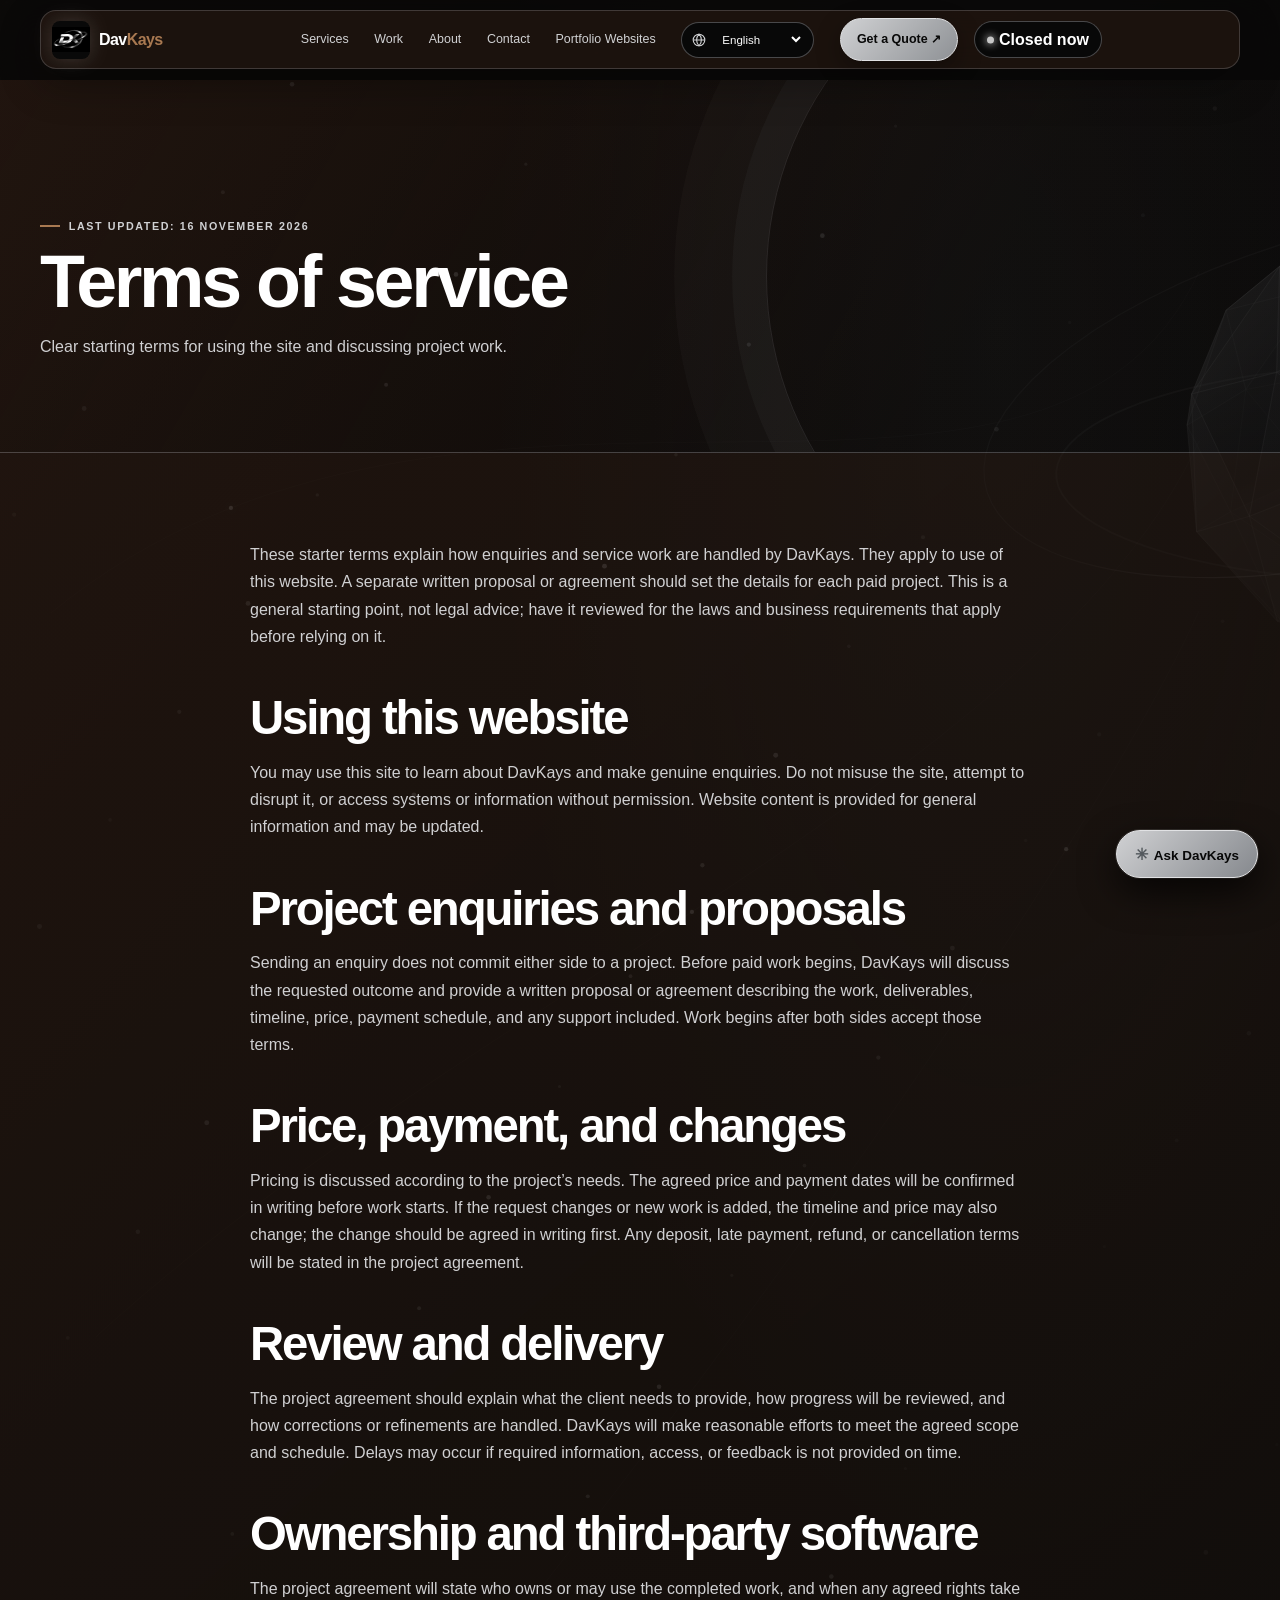
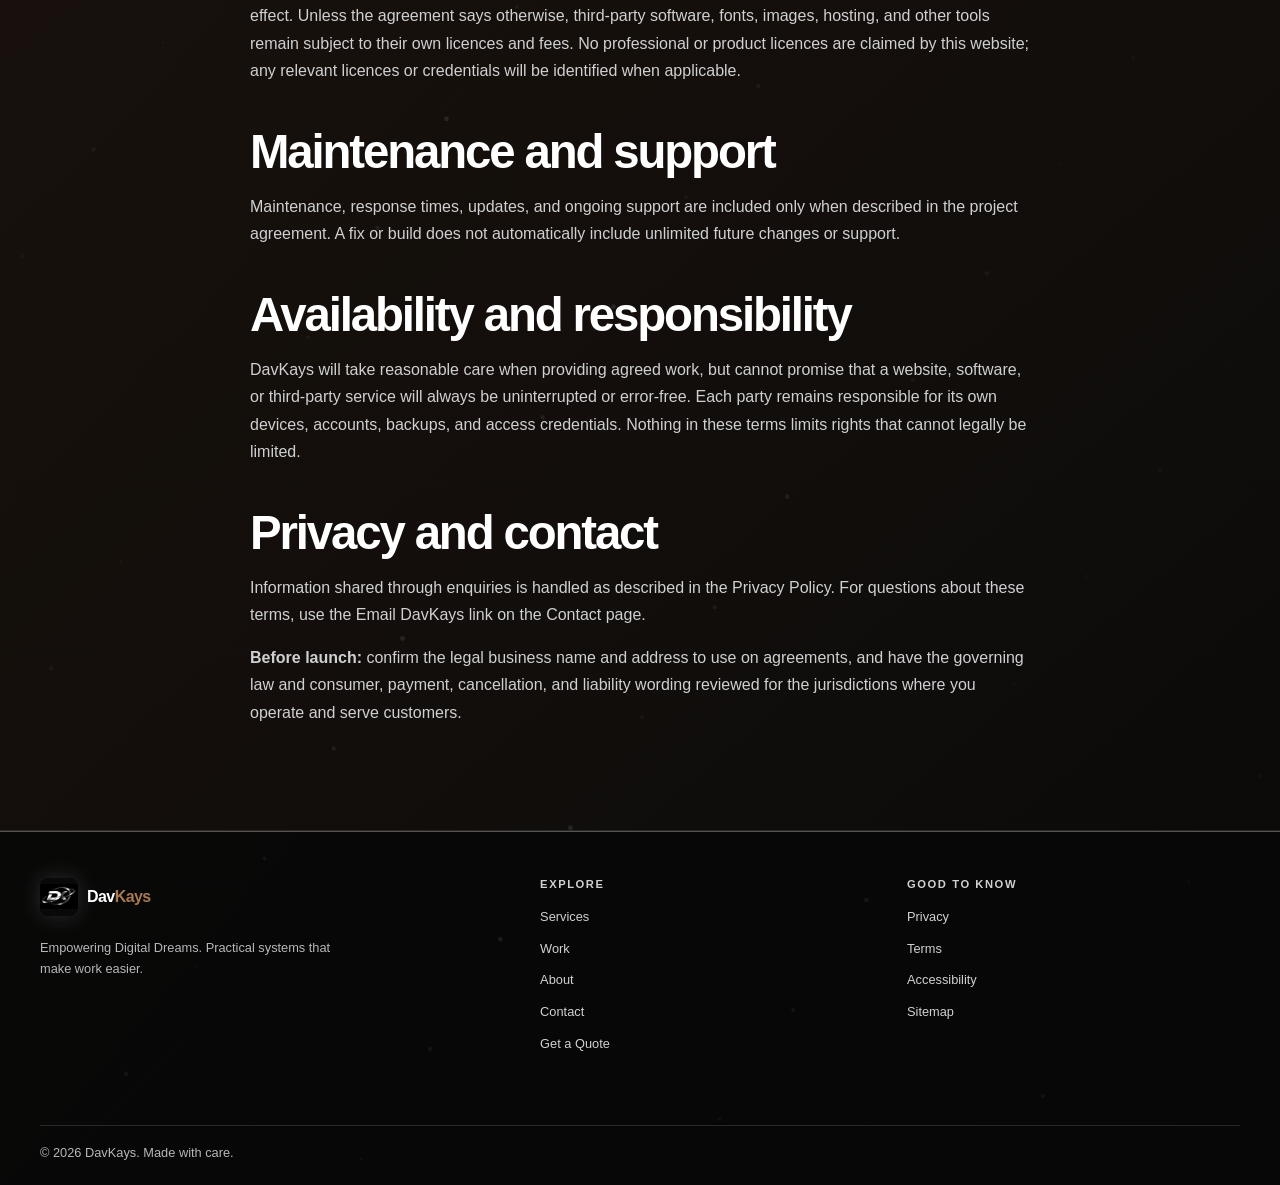
<file: terms.html>
<!doctype html><html lang="en"><head><meta charset="utf-8"><meta name="viewport" content="width=device-width,initial-scale=1"><title>Terms of Service | DavKays</title><meta name="description" content="General terms for using the DavKays website and an outline of how services are agreed."><link rel="canonical" href="https://davkays.me/terms.html"><meta property="og:title" content="Terms of Service | DavKays"><meta property="og:type" content="website"><link rel="stylesheet" href="/style.css?v=davkays-mobile-flow-20261123">
  <link rel="stylesheet" href="/site-experience.css?v=complete-transform-20261126"></head><body><a class="skip" href="#main">Skip to content</a><header class="topbar"><nav class="nav wrap" aria-label="Main navigation"><a class="logo" href="/" aria-label="DavKays home"><img class="brand-mark" src="/assets/davkays-dk.png" alt=""><span class="wordmark">Dav<span>Kays</span></span></a><button class="menu" aria-label="Open navigation menu" aria-expanded="false" aria-controls="navlinks"><span></span><span></span><span></span></button><div class="navlinks" id="navlinks"><a href="/services.html">Services</a><a href="/projects.html">Work</a><a href="/about.html">About</a><a href="/contact.html">Contact</a><a href="/portfolio-websites.html">Portfolio Websites</a><a class="nav-cta" href="/quote.html">Get a Quote ↗</a></div></nav></header><main id="main"><section class="page-hero"><div class="wrap"><span class="eyebrow">Last updated: 16 November 2026</span><h1>Terms of service</h1><p class="lead">Clear starting terms for using the site and discussing project work.</p></div></section><section class="section section-white"><article class="wrap prose"><p>These starter terms explain how enquiries and service work are handled by DavKays. They apply to use of this website. A separate written proposal or agreement should set the details for each paid project. This is a general starting point, not legal advice; have it reviewed for the laws and business requirements that apply before relying on it.</p>
<h2>Using this website</h2><p>You may use this site to learn about DavKays and make genuine enquiries. Do not misuse the site, attempt to disrupt it, or access systems or information without permission. Website content is provided for general information and may be updated.</p>
<h2>Project enquiries and proposals</h2><p>Sending an enquiry does not commit either side to a project. Before paid work begins, DavKays will discuss the requested outcome and provide a written proposal or agreement describing the work, deliverables, timeline, price, payment schedule, and any support included. Work begins after both sides accept those terms.</p>
<h2>Price, payment, and changes</h2><p>Pricing is discussed according to the project’s needs. The agreed price and payment dates will be confirmed in writing before work starts. If the request changes or new work is added, the timeline and price may also change; the change should be agreed in writing first. Any deposit, late payment, refund, or cancellation terms will be stated in the project agreement.</p>
<h2>Review and delivery</h2><p>The project agreement should explain what the client needs to provide, how progress will be reviewed, and how corrections or refinements are handled. DavKays will make reasonable efforts to meet the agreed scope and schedule. Delays may occur if required information, access, or feedback is not provided on time.</p>
<h2>Ownership and third-party software</h2><p>The project agreement will state who owns or may use the completed work, and when any agreed rights take effect. Unless the agreement says otherwise, third-party software, fonts, images, hosting, and other tools remain subject to their own licences and fees. No professional or product licences are claimed by this website; any relevant licences or credentials will be identified when applicable.</p>
<h2>Maintenance and support</h2><p>Maintenance, response times, updates, and ongoing support are included only when described in the project agreement. A fix or build does not automatically include unlimited future changes or support.</p>
<h2>Availability and responsibility</h2><p>DavKays will take reasonable care when providing agreed work, but cannot promise that a website, software, or third-party service will always be uninterrupted or error-free. Each party remains responsible for its own devices, accounts, backups, and access credentials. Nothing in these terms limits rights that cannot legally be limited.</p>
<h2>Privacy and contact</h2><p>Information shared through enquiries is handled as described in the Privacy Policy. For questions about these terms, use the Email DavKays link on the Contact page.</p>
<p><strong>Before launch:</strong> confirm the legal business name and address to use on agreements, and have the governing law and consumer, payment, cancellation, and liability wording reviewed for the jurisdictions where you operate and serve customers.</p></article></section></main><footer class="footer"><div class="wrap"><div class="footer-grid"><div><a class="logo" href="/" aria-label="DavKays home"><img class="brand-mark" src="/assets/davkays-dk.png" alt=""><span class="wordmark">Dav<span>Kays</span></span></a><p>Empowering Digital Dreams. Practical systems that make work easier.</p></div><div><h3>Explore</h3><div class="footer-links"><a href="/services.html">Services</a><a href="/projects.html">Work</a><a href="/about.html">About</a><a href="/contact.html">Contact</a><a href="/quote.html">Get a Quote</a></div></div><div><h3>Good to know</h3><div class="footer-links"><a href="/privacy.html">Privacy</a><a href="/terms.html">Terms</a><a href="/accessibility.html">Accessibility</a><a href="/sitemap.xml">Sitemap</a></div></div></div><div class="copyright"><span>© 2026 DavKays. Made with care.</span></div></div></footer><script src="/script.js" defer></script><script src="/locale.js" defer></script><script src="/pricing-config.js" defer></script><script src="/chat.js?v=assistant-quotes-scheduling-20261123" defer></script><script src="/tech-background.js?v=complete-transform-20261126" defer></script>
</body></html>
</file>
<file: style.css>
:root{color-scheme:light;--paper:#FAF9F6;--white:#fff;--ink:#171717;--muted:#66645f;--line:#e7e4dd;--chrome:#777d83;--chrome-text:#565c62;--chrome-hover:#565c62;--focus-ring:#777d83;--soft:#f1eee8;--serif:Georgia,'Times New Roman',serif;--sans:Inter,Arial,sans-serif;--head:'DM Sans',Arial,sans-serif;--width:1160px}*{box-sizing:border-box}html{scroll-behavior:smooth}body{margin:0;background:var(--paper);color:var(--ink);font:16px/1.7 var(--sans);-webkit-font-smoothing:antialiased}a{color:var(--chrome-text);text-underline-offset:4px}a:hover{color:var(--chrome-text)}:focus-visible{outline:3px solid var(--focus-ring);outline-offset:4px}.skip{position:absolute;left:1rem;top:-5rem;background:white;padding:.7rem 1rem;z-index:20}.skip:focus{top:1rem}.wrap{width:min(calc(100% - 48px),var(--width));margin:auto}.topbar{padding:1.05rem 0;border-bottom:1px solid var(--line);background:var(--paper)}.nav{display:flex;align-items:center;justify-content:space-between;gap:2rem}.logo{font:700 1.35rem var(--head);letter-spacing:-.06em;color:var(--ink);text-decoration:none}.logo span{color:var(--chrome)}.navlinks{display:flex;align-items:center;gap:1.8rem}.navlinks a{font-size:.9rem;color:var(--ink);text-decoration:none}.navlinks a:hover,.navlinks a[aria-current=page]{color:var(--chrome-text)}.navlinks .nav-cta{color:white;background:var(--ink);padding:.66rem 1.1rem;border-radius:999px}.navlinks .nav-cta:hover{background:var(--chrome-hover)}.menu{display:none;border:0;background:none;font:600 1rem var(--sans);color:var(--ink);padding:.5rem}.eyebrow{display:inline-flex;align-items:center;gap:.55rem;color:var(--chrome-text);font-size:.78rem;font-weight:700;letter-spacing:.12em;text-transform:uppercase}.eyebrow:before{content:'';height:1px;width:22px;background:currentColor}h1,h2,h3{font-family:var(--head);letter-spacing:-.055em;line-height:1.08;margin:0}h1{font-size:clamp(3rem,7.2vw,6.2rem);max-width:850px}h2{font-size:clamp(2.1rem,4.2vw,3.6rem)}h3{font-size:1.45rem}p{margin:0 0 1rem}.lead{font-size:clamp(1.12rem,2vw,1.35rem);line-height:1.65;color:#4e4c48;max-width:640px}.btn{display:inline-flex;align-items:center;justify-content:center;gap:.6rem;padding:.9rem 1.35rem;background:var(--chrome);color:white;border-radius:999px;text-decoration:none;font-weight:700;font-size:.94rem;transition:background .2s ease,transform .2s ease}.btn:hover{background:var(--chrome-hover);color:white;transform:translateY(-2px)}.btn-dark{background:var(--ink)}.btn-dark:hover{background:#393733}.hero{padding:clamp(4rem,9vw,8rem) 0 5rem}.hero-grid{display:grid;grid-template-columns:1.1fr .9fr;align-items:center;gap:4rem}.hero h1{margin:1.1rem 0 1.4rem}.hero h1 em{font:italic 500 1em var(--serif);letter-spacing:-.06em}.hero-actions{display:flex;align-items:center;gap:1.5rem;margin-top:2rem}.text-link{font-weight:700;text-decoration:none}.hero-photo{position:relative}.hero-photo img{display:block;width:100%;aspect-ratio:4/4.3;object-fit:cover;border-radius:46% 46% 22px 22px}.photo-note{position:absolute;bottom:1.4rem;left:-1.6rem;background:var(--white);padding:1rem 1.2rem;border-radius:14px;box-shadow:0 10px 40px #17171712;max-width:225px;font-size:.88rem;line-height:1.5}.photo-note strong{display:block;font-family:var(--head);font-size:1rem;margin-bottom:.2rem}.section{padding:clamp(4rem,8vw,7rem) 0}.section-white{background:var(--white)}.section-dark{background:var(--ink);color:white}.section-dark p{color:#c8c5bf}.section-head{display:flex;align-items:end;justify-content:space-between;gap:2rem;margin-bottom:3rem}.section-head>div{max-width:650px}.section-head h2{margin:.8rem 0 0}.section-head p{max-width:430px;color:var(--muted)}.cards{display:grid;grid-template-columns:repeat(3,1fr);gap:1rem}.card{padding:1.7rem;border:1px solid var(--line);border-radius:20px;background:var(--paper)}.card-num{display:block;color:var(--chrome-text);font:600 .82rem var(--head);margin-bottom:2.2rem}.card h3{margin-bottom:.8rem}.card p{color:var(--muted);font-size:.95rem}.card a{font-weight:700;text-decoration:none}.split{display:grid;grid-template-columns:.9fr 1.1fr;gap:6rem;align-items:center}.split h2{margin:.8rem 0 1.3rem}.quote{font:italic 1.6rem/1.5 var(--serif);max-width:490px}.list{list-style:none;padding:0;margin:1.4rem 0}.list li{padding:.8rem 0 .8rem 1.8rem;position:relative;border-bottom:1px solid var(--line)}.list li:before{content:'↗';position:absolute;left:0;color:var(--chrome-text);font-weight:bold}.cta-band{padding:clamp(3rem,7vw,6rem);border-radius:26px;background:var(--soft);display:flex;align-items:center;justify-content:space-between;gap:2rem}.cta-band h2{max-width:650px}.cta-band p{color:var(--muted);max-width:520px;margin-top:1rem}.footer{padding:3rem 0 1.5rem;background:var(--ink);color:white}.footer-grid{display:grid;grid-template-columns:1.2fr 1fr 1fr;gap:3rem;padding-bottom:2.5rem}.footer .logo{color:white}.footer p{color:#bdbab3;max-width:320px;margin-top:.8rem}.footer h3{font-size:1rem;letter-spacing:0;margin-bottom:1rem}.footer a{color:#d5d2cb;text-decoration:none}.footer a:hover{color:white}.footer-links{display:grid;gap:.55rem;font-size:.9rem}.copyright{border-top:1px solid #373633;padding-top:1rem;display:flex;justify-content:space-between;gap:1rem;color:#bdbab3;font-size:.82rem}.page-hero{padding:clamp(4rem,9vw,7rem) 0 3rem}.page-hero h1{margin:.9rem 0 1.3rem}.page-hero .lead{max-width:730px}.prose{max-width:780px}.prose h2{font-size:2rem;margin:2.7rem 0 1rem}.prose h3{margin:1.6rem 0 .6rem}.prose p,.prose li{color:#4e4c48}.prose ul{padding-left:1.3rem}.service-row{display:grid;grid-template-columns:.7fr 1.3fr;gap:4rem;padding:2.4rem 0;border-top:1px solid var(--line)}.service-row:last-child{border-bottom:1px solid var(--line)}.service-row h2{font-size:2.2rem}.service-row h3{font-size:1rem;letter-spacing:0;margin:1.5rem 0 .5rem}.service-row p,.service-row li{color:var(--muted)}.service-row ul{padding-left:1.2rem}.contact-grid{display:grid;grid-template-columns:1.15fr .85fr;gap:5rem}.form{display:grid;gap:1rem}.field{display:grid;gap:.4rem}.field label{font-weight:700;font-size:.9rem}.field input,.field textarea,.field select{width:100%;padding:.85rem 1rem;border:1px solid #c9c5bc;border-radius:10px;background:white;font:inherit;color:var(--ink)}.field textarea{min-height:150px;resize:vertical}.contact-note{background:var(--soft);border-radius:20px;padding:2rem;height:max-content}.contact-note h2{font-size:1.7rem;margin-bottom:.8rem}.contact-note p{color:var(--muted)}.contact-note a{font-weight:700}.notice{font-size:.83rem;color:var(--muted)}.notfound{text-align:center;min-height:65vh;display:grid;place-content:center;justify-items:center;padding:4rem 1rem}.notfound h1{font-size:clamp(4rem,16vw,9rem);color:var(--chrome)}.notfound h2{margin:1rem 0}.notfound p{color:var(--muted);max-width:460px}.reveal{animation:rise .7s both}@keyframes rise{from{opacity:0;transform:translateY(14px)}to{opacity:1;transform:translateY(0)}}@media(prefers-reduced-motion:reduce){*,*:before,*:after{scroll-behavior:auto!important;animation-duration:.01ms!important;transition-duration:.01ms!important}}@media(max-width:800px){.hero-grid,.split,.contact-grid{grid-template-columns:1fr;gap:2.5rem}.hero-photo{max-width:530px}.hero-photo img{aspect-ratio:4/3.4}.photo-note{left:.8rem}.cards{grid-template-columns:1fr}.card-num{margin-bottom:1.2rem}.section-head,.cta-band{align-items:flex-start;flex-direction:column}.service-row{grid-template-columns:1fr;gap:.7rem}.footer-grid{grid-template-columns:1fr 1fr}.footer-grid>div:first-child{grid-column:1/-1}}@media(max-width:600px){.wrap{width:min(calc(100% - 36px),var(--width))}.menu{display:block}.nav{position:relative}.navlinks{display:none;position:absolute;top:calc(100% + 1rem);left:-18px;right:-18px;padding:1.2rem 1.2rem 1.4rem;background:var(--paper);border-bottom:1px solid var(--line);z-index:10;align-items:stretch;gap:1rem}.navlinks.open{display:flex;flex-direction:column}.navlinks a{padding:.35rem 0}.navlinks .nav-cta{text-align:center;padding:.8rem}.hero{padding-top:3.5rem}.hero-actions{align-items:flex-start;flex-direction:column;gap:1rem}.footer-grid{grid-template-columns:1fr;gap:2rem}.footer-grid>div:first-child{grid-column:auto}.copyright{flex-direction:column}.quote{font-size:1.35rem}.contact-note{padding:1.4rem}}

/* Dark ink-and-paper direction: light type on deep charcoal, with restrained chrome accents. */
:root{color-scheme:dark;--paper:#171717;--white:#242321;--ink:#FAF9F6;--muted:#c4c0b8;--line:#3a3834;--chrome:#777d83;--chrome-text:#c6c9cd;--chrome-hover:#565c62;--focus-ring:#c6c9cd;--soft:#292724}
.lead{color:#d4d0c8}.section-dark{background:#0b0b0b;color:#fff}.section-dark p{color:#c8c5bf}.footer{background:#080808}.prose p,.prose li{color:#d0ccc4}.field input,.field textarea,.field select{background:#242321;color:var(--ink);border-color:#5a5751}.skip{background:#fff;color:#171717}.navlinks .nav-cta{background:var(--chrome);color:#fff}.navlinks .nav-cta:hover{background:var(--chrome-hover)}.btn:hover{background:var(--chrome-hover)}.cards{grid-template-columns:repeat(4,minmax(0,1fr))}.project-grid{display:grid;grid-template-columns:repeat(3,minmax(0,1fr));gap:1rem}.project-card{padding:1.7rem;border:1px solid var(--line);border-radius:20px;background:var(--white)}.project-card h2{font-size:1.5rem;margin:.5rem 0}.project-card p{color:var(--muted)}.project-card img{width:100%;aspect-ratio:16/10;object-fit:cover;border-radius:12px;margin-bottom:1rem}.project-empty{padding:2rem;border:1px dashed #67625b;border-radius:18px;color:var(--muted)}.chat-launch{position:fixed;right:1.25rem;bottom:1.25rem;z-index:30;border:0;border-radius:999px;padding:.85rem 1.1rem;background:var(--chrome);color:#fff;font:700 .95rem var(--sans);box-shadow:0 8px 30px #0008;cursor:pointer}.chat-panel{position:fixed;right:1.25rem;bottom:5.6rem;z-index:30;width:min(370px,calc(100vw - 2rem));max-height:min(520px,78vh);max-height:min(520px,calc(100dvh - 19rem));display:flex;flex-direction:column;border:1px solid var(--line);border-radius:18px;background:var(--paper);box-shadow:0 15px 55px #0009;overflow:hidden}.chat-panel[hidden]{display:none}.chat-head{display:flex;justify-content:space-between;align-items:center;padding:.9rem 1rem;background:var(--white);border-bottom:1px solid var(--line)}.chat-head h2{font-size:1rem;letter-spacing:-.02em}.chat-head button{border:0;background:none;color:var(--ink);font-size:1.3rem;cursor:pointer}.chat-log{padding:1rem;overflow:auto;display:grid;align-content:start;gap:.7rem;min-height:80px;flex:1 1 auto}.chat-msg{padding:.65rem .8rem;border-radius:12px;background:var(--white);font-size:.9rem;line-height:1.5}.chat-msg.user{background:#2d3032;justify-self:end;max-width:90%}.chat-form{display:flex;gap:.5rem;padding:.8rem;border-top:1px solid var(--line)}.chat-form input{min-width:0;flex:1;padding:.7rem;border:1px solid var(--line);border-radius:9px;background:var(--white);color:var(--ink);font:inherit}.chat-form button{border:0;border-radius:9px;padding:.65rem .85rem;background:var(--chrome);color:white;font-weight:700;cursor:pointer}
.chat-suggestions{display:grid;grid-template-columns:repeat(2,minmax(0,1fr));gap:.45rem;padding:.5rem .8rem;flex:0 0 auto}.chat-suggestions button{border:1px solid var(--line);border-radius:999px;padding:.4rem .65rem;background:var(--white);color:var(--chrome-text);font:600 .76rem/1.35 var(--sans);cursor:pointer;text-align:center}.chat-suggestions button:hover{border-color:var(--chrome);background:var(--chrome);color:#fff}.chat-suggestions button:focus-visible,.chat-form button:focus-visible,.chat-head button:focus-visible{outline:3px solid var(--focus-ring);outline-offset:2px}.chat-actions{display:flex;flex-wrap:wrap;gap:.6rem;padding:0 .2rem}.chat-actions a{color:var(--chrome-text);font-size:.83rem;font-weight:700;text-underline-offset:3px}.chat-actions a:hover{color:var(--chrome-hover)}
@media(max-width:800px){.cards{grid-template-columns:repeat(2,minmax(0,1fr))}.project-grid{grid-template-columns:repeat(2,minmax(0,1fr))}}
@media(max-width:600px){.cards,.project-grid{grid-template-columns:1fr}.chat-launch{right:.75rem;bottom:.75rem}.chat-panel{right:.75rem;bottom:4.8rem}}

/* Tighter, responsive first screen inspired by the supplied dark business-site reference. */
:root{--width:1740px}
h1{font-size:clamp(2.75rem,5.2vw,5.1rem);max-width:15ch;line-height:1.02}
h2{font-size:clamp(1.9rem,3.6vw,3.25rem)}
.hero{padding:clamp(2rem,4.2vw,4.25rem) 0 4rem;background:radial-gradient(ellipse at 74% 26%,#252c37 0,transparent 42%),linear-gradient(120deg,#17191e 0%,#171717 55%,#1b1d1f 100%)}
.hero-grid{align-items:start;gap:clamp(2rem,5vw,5.5rem)}
.hero h1{margin:.8rem 0 1rem;max-width:12ch}
.hero .lead{max-width:590px;font-size:clamp(1rem,1.35vw,1.2rem);line-height:1.65}
.hero-photo img{aspect-ratio:1.12;max-height:670px;border-radius:28px 46% 24px 28px;object-position:center;filter:saturate(.82)}
.hero-photo:after{content:"";position:absolute;inset:0;border-radius:28px 46% 24px 28px;pointer-events:none;background:linear-gradient(180deg,transparent 58%,#10111455)}
.photo-note{z-index:1;left:-1rem;background:#242321;color:#fff;box-shadow:0 12px 40px #0007}
.photo-note strong{color:#fff}
@media(max-width:800px){.hero{padding:2.5rem 0 3rem}.hero-grid{gap:2rem}.hero h1{max-width:13ch}.hero-photo{width:100%}.hero-photo img{aspect-ratio:1.35;max-height:none;border-radius:22px 34% 22px 22px}.hero-photo:after{border-radius:22px 34% 22px 22px}.photo-note{left:.75rem;bottom:.75rem}}
@media(max-width:600px){h1{font-size:clamp(2.6rem,11vw,3.5rem)}h2{font-size:clamp(1.8rem,8vw,2.5rem)}.hero{padding:1.8rem 0 2.5rem}.hero h1{margin:.7rem 0 .9rem}.hero .lead{font-size:1rem}.hero-photo img{aspect-ratio:1.08}.photo-note{max-width:200px;font-size:.82rem}.section,.page-hero{padding-top:3rem;padding-bottom:3rem}.wrap{width:min(calc(100% - 36px),var(--width))}.navlinks{gap:.6rem}.navlinks a{font-size:.95rem}}

/* Full dark computer-workspace hero with a small square brand mark. */
.logo{display:inline-flex;align-items:center;gap:.65rem;white-space:nowrap}
.brand-mark{display:block;width:42px;height:42px;aspect-ratio:1/1;object-fit:cover;object-position:center;border-radius:50%;border:1px solid #40414b;background:#05070d}
.hero{position:relative;overflow:hidden;background:#080a0f}
.hero-grid{position:relative;isolation:isolate;display:block;min-height:clamp(34rem,70vh,46rem);padding:clamp(2.4rem,5vw,4.4rem) 0;align-content:center}
.hero-grid>div:first-child{position:relative;z-index:2;max-width:790px}
.hero-photo{position:absolute;z-index:0;inset:0;width:100%;max-width:none;height:100%;margin:0}
.hero-photo img{display:block;width:100%;height:100%;max-height:none;aspect-ratio:auto;object-fit:cover;object-position:center 48%;border-radius:24px;filter:saturate(.78) contrast(1.05)}
.hero-photo:after{content:"";position:absolute;z-index:1;inset:0;border-radius:24px;pointer-events:none;background:linear-gradient(90deg,#080a0ff2 0%,#080a0fc9 34%,#080a0f70 68%,#080a0f68 100%),linear-gradient(0deg,#080a0fbb 0%,transparent 42%,#080a0f55 100%)}
.photo-note{display:none}
.hero .eyebrow{color:var(--chrome-text)}
@media(max-width:800px){.hero-grid{min-height:clamp(36rem,76svh,44rem);padding:2.6rem 0}.hero-grid>div:first-child{max-width:680px}.hero-photo img{border-radius:18px}.hero-photo:after{border-radius:18px;background:linear-gradient(90deg,#080a0fe8 0%,#080a0fa8 55%,#080a0f80 100%),linear-gradient(0deg,#080a0fcc 0%,transparent 65%)}}
@media(max-width:600px){.brand-mark{width:36px;height:36px}.hero-grid{min-height:620px;padding:2rem 0;display:flex;align-items:flex-start}.hero-grid>div:first-child{max-width:100%}.hero-photo img{object-position:58% center}.hero-photo:after{background:linear-gradient(90deg,#080a0ff0 0%,#080a0fc4 54%,#080a0f8c 100%),linear-gradient(0deg,#080a0fdf 0%,transparent 75%)}}

.locale-picker{display:inline-flex;align-items:center;gap:.35rem;color:var(--muted);font-size:.78rem;white-space:nowrap}.locale-picker select{max-width:110px;padding:.42rem .55rem;border:1px solid var(--line);border-radius:9px;background:var(--white);color:var(--ink);font:600 .82rem var(--sans)}
@media(max-width:600px){.locale-picker{padding:.35rem 0}.locale-picker select{max-width:100%;width:100%}}

.reveal-button{display:inline-flex;align-items:center;border:1px solid #77716a;border-radius:999px;padding:.5rem .9rem;background:transparent;color:var(--ink);font:600 .88rem var(--sans);cursor:pointer}.reveal-button:hover{border-color:var(--chrome);color:var(--chrome-text)}.revealed-detail{display:inline-block;margin:.45rem .5rem;color:var(--ink)}.revealed-detail[hidden]{display:none}

.business-clock{margin:1rem 0;padding:1rem;border:1px solid var(--line);border-radius:14px;background:var(--white)}.business-clock p{margin:.2rem 0}.business-status{font-weight:700;color:var(--chrome-text)}.business-status[data-state="open"]{color:#8bd5a6}.business-status[data-state="emailOnly"]{color:#b87937}.business-status[data-state="closed"]{color:#d6d0c5}
.business-countdown{display:inline-flex;align-items:center;justify-content:center;min-height:36px;margin-left:.5rem;padding:.4rem .7rem;border:1px solid #57514b;border-radius:999px;background:#292724;color:#d5d8db;font:600 .76rem/1.2 var(--sans);white-space:nowrap}
@media(max-width:900px){.nav{position:relative}.menu{display:block}.navlinks{display:none;position:absolute;top:calc(100% + .6rem);left:0;right:0;padding:1rem;background:var(--paper);border:1px solid var(--line);border-radius:14px;box-shadow:0 16px 40px #0008;z-index:20;align-items:stretch;gap:.55rem}.navlinks.open{display:flex;flex-direction:column}.navlinks>a{padding:.45rem}.navlinks .nav-cta{text-align:center;padding:.8rem}.locale-picker{padding:.45rem}.locale-picker select{width:100%;max-width:none}.business-countdown{margin:.3rem 0 0;justify-content:flex-start}}

.contact-action{display:inline-flex;align-items:center;justify-content:center;min-height:44px;margin:.2rem .45rem .35rem 0;padding:.62rem 1rem;border:1px solid var(--chrome);border-radius:999px;background:var(--chrome);color:#fff;text-decoration:none;font:700 .92rem var(--sans);transition:background .18s ease,transform .18s ease}.contact-action:hover{background:var(--chrome-hover);color:#fff;transform:translateY(-1px)}.contact-action:focus-visible{outline:3px solid var(--chrome-text);outline-offset:3px}.contact-note h2{margin-bottom:1rem}.contact-note h3{margin-top:1.3rem}

.topbar{position:relative;padding:2.35rem 0 1.05rem}.business-countdown{position:absolute;top:.35rem;right:max(18px,calc((100vw - 1740px)/2));margin:0;z-index:10;min-height:28px;padding:.32rem .7rem;background:#292724;border-color:#57514b;color:#d5d8db;font-size:.74rem}
@media(max-width:900px){.topbar{padding:2.25rem 0 .75rem}.business-countdown{top:.3rem;right:18px}}

/* Closing countdown placed over the computer image in the home hero. */
.topbar{position:relative;padding:1.05rem 0}
.hero{position:relative}
.business-countdown{position:absolute;top:1rem;right:max(18px,calc((100vw - 1740px)/2));z-index:5;display:grid;gap:.25rem;min-width:190px;margin:0;padding:.8rem 1rem;border:1px solid #ffffff38;border-radius:14px;background:#101114d9;color:#fff;text-align:left;box-shadow:0 8px 30px #0007;backdrop-filter:blur(8px)}
.business-countdown-label{color:var(--chrome-text);font:600 .72rem/1.25 var(--sans);letter-spacing:.08em;text-transform:uppercase}
.business-countdown-value{font:700 1.45rem/1.15 var(--sans);font-variant-numeric:tabular-nums;letter-spacing:.06em}
.business-countdown[data-state="closed"] .business-countdown-value,.business-countdown[data-state="emailOnly"] .business-countdown-value{font-size:1rem;letter-spacing:0}
@media(max-width:900px){.business-countdown{top:.8rem;right:18px;min-width:175px;padding:.65rem .8rem}.hero-grid{padding-top:5.7rem}}
@media(max-width:600px){.business-countdown{top:.65rem;right:18px;min-width:160px;padding:.55rem .7rem}.business-countdown-value{font-size:1.25rem}.hero-grid{padding-top:6.5rem}}

/* Persistent closing timer, separate from the chat control. */
.business-countdown{position:fixed;top:7.5rem;right:1rem;z-index:40;min-width:190px;padding:.8rem 1rem;border:1px solid #ffffff38;border-radius:14px;background:#101114ed;box-shadow:0 10px 32px #0009;backdrop-filter:blur(10px)}
@media(max-width:600px){.business-countdown{top:7.25rem;right:.75rem;min-width:165px;padding:.58rem .75rem}.business-countdown-label{font-size:.65rem}.business-countdown-value{font-size:1.25rem}}
.quote-layout{display:grid;grid-template-columns:minmax(0,1.5fr) minmax(250px,.75fr);gap:3rem;align-items:start}.quote-main{min-width:0}.quote-aside{position:sticky;top:1.5rem;padding:1.7rem;border-radius:20px;background:var(--soft);height:max-content}.quote-aside h2{font-size:1.8rem;margin:.7rem 0}.quote-aside p{color:var(--muted)}.quote-help{border-top:1px solid var(--line);margin-top:1.4rem;padding-top:1.2rem}.quote-progress{display:flex;gap:.6rem;justify-content:space-between;margin:0 0 .6rem;padding:0;list-style:none}.quote-progress li{flex:1;padding:.65rem .8rem;border-bottom:2px solid var(--line);color:var(--muted);font-size:.83rem}.quote-progress li[aria-current=step]{border-color:var(--chrome);color:var(--ink);font-weight:700}.quote-progress li.is-complete{border-color:var(--chrome-text)}.quote-step-status{color:var(--muted);font-size:.85rem}.quote-step{border:0;margin:2rem 0;padding:0}.quote-step legend{font:700 clamp(1.8rem,3.6vw,2.5rem)/1.1 var(--head);letter-spacing:-.05em;margin-bottom:1rem}.quote-step .lead{margin-bottom:1.5rem}.quote-step .field{margin:1rem 0}.field small,.helper-copy{color:var(--muted);font-size:.83rem;line-height:1.5}.field-label{font-weight:700;font-size:.9rem}.package-description{margin-top:1rem;padding:1.1rem 1.2rem;border:1px solid var(--line);border-radius:14px;background:var(--paper)}.package-description ul{margin:.6rem 0 0;padding-left:1.25rem}.quote-provider-fields{margin:2rem 0;padding:1.2rem 1.4rem;border:1px solid var(--line);border-radius:16px;background:var(--paper)}.quote-provider-fields h2{font-size:1.5rem;margin-bottom:.7rem}.quote-options{display:grid;grid-template-columns:repeat(2,minmax(0,1fr));gap:.6rem}.quote-option{display:flex;align-items:flex-start;gap:.65rem;padding:.75rem;border:1px solid var(--line);border-radius:10px;background:var(--paper);font-size:.9rem;line-height:1.4}.quote-option input{margin-top:.2rem;accent-color:var(--chrome-text)}.quote-nav,.quote-actions{display:flex;gap:.8rem;flex-wrap:wrap;margin-top:1.5rem}.quote-nav [hidden]{display:none}.quote-result{margin-top:2rem}.quote-document{padding:clamp(1.2rem,4vw,3rem);border:1px solid var(--line);border-radius:18px;background:var(--white);color:var(--ink)}.quote-document-header{display:flex;align-items:center;justify-content:space-between;gap:1rem;padding-bottom:1.2rem;border-bottom:1px solid var(--line)}.quote-document-header p{text-align:right;margin:0}.quote-document h2{font-size:2.1rem;margin:1.5rem 0 .7rem}.quote-document h3{font-size:1.25rem;margin:1.5rem 0 .7rem}.quote-document h4{font-size:1rem;margin:1rem 0 .5rem}.quote-meta{color:var(--muted);font-size:.88rem;margin:.5rem 0 1rem}.quote-customer{padding:.8rem 1rem;border-radius:10px;background:var(--paper);margin:1rem 0}.quote-customer p{margin:.2rem 0}.quote-table{width:100%;border-collapse:collapse;font-size:.86rem}.quote-table th,.quote-table td{padding:.65rem .55rem;border-bottom:1px solid var(--line);text-align:left;vertical-align:top}.quote-table th{font-size:.75rem;text-transform:uppercase;letter-spacing:.04em}.quote-breakdown{max-width:100%;overflow-x:auto}.quote-breakdown .quote-table td:nth-child(2){font-weight:700;white-space:nowrap}.quote-breakdown .quote-table tfoot{border-top:2px solid var(--ink);background:var(--soft)}.quote-breakdown .quote-table tfoot th{font-size:.9rem;text-transform:none;letter-spacing:normal}.quote-breakdown .quote-table tfoot td{font-weight:700}.quote-summary{margin:.8rem 0}.quote-summary th[scope=row]{width:56%;font-size:.86rem;text-transform:none;letter-spacing:normal;font-weight:600}.quote-summary td{font-weight:700;white-space:normal;overflow-wrap:anywhere}.quote-pending-note{padding:.9rem 1rem;border-left:3px solid var(--chrome);background:var(--soft)}.quote-terms{margin-top:1.8rem;padding-top:1rem;border-top:1px solid var(--line)}.quote-terms ul{padding-left:1.25rem}.quote-send-actions{margin-top:1.4rem}.pricing-group{margin:2.5rem 0}.pricing-group>h3{font-size:1.7rem;margin-bottom:1rem}.pricing-grid{display:grid;grid-template-columns:repeat(auto-fit,minmax(min(100%,260px),1fr));gap:1rem;margin-top:1rem}.price-card{display:flex;flex-direction:column;align-items:flex-start;padding:1.35rem;border:1px solid var(--line);border-radius:18px;background:var(--paper)}.price-card h4{font:700 1.15rem/1.3 var(--head);margin:0 0 .4rem;letter-spacing:-.02em}.price-card p{margin:.45rem 0}.price-card .price-amount{font:700 1.4rem/1.2 var(--head);color:var(--chrome-text);margin:.3rem 0 .75rem}.price-card ul{padding-left:1.15rem;margin:.3rem 0 .7rem}.price-card li{margin:.25rem 0}.price-card .price-note{font-size:.82rem;color:var(--muted);margin-top:auto;padding-top:.6rem}.price-card .text-link{margin-top:.8rem}.price-disclaimer{margin-top:1.5rem;color:var(--muted);font-size:.87rem}.pricing-cta{display:flex;gap:1rem;align-items:center;flex-wrap:wrap;margin-top:1.5rem}body.quote-ready .quote-result{scroll-margin:1rem}
@media(max-width:850px){.quote-layout{grid-template-columns:1fr}.quote-aside{position:static}.quote-options{grid-template-columns:1fr}}
@media(max-width:600px){.quote-progress{display:grid;grid-template-columns:repeat(2,minmax(0,1fr))}.quote-progress li{padding:.5rem;font-size:.78rem}.quote-document-header{align-items:flex-start;flex-direction:column}.quote-document-header p{text-align:left}.quote-breakdown .quote-table{min-width:680px}.quote-summary th[scope=row]{width:48%}.pricing-cta{align-items:flex-start;flex-direction:column}}
#quote-breakdown{max-width:100%;overflow-x:auto}
body.quote-ready .chat-launch{display:none}
@media print{body.quote-ready{background:#fff;color:#000;font-size:10pt}.quote-ready .topbar,.quote-ready footer,.quote-ready main>.page-hero,.quote-ready .quote-aside,.quote-ready .quote-actions,.quote-ready .quote-step-status,.quote-ready .quote-progress,.quote-ready .skip,.quote-ready .business-countdown,.quote-ready .chat-launch,.quote-ready .chat-panel{display:none!important}.quote-ready .section,.quote-ready main{padding:0!important;margin:0!important;background:#fff!important}.quote-ready .wrap{width:100%;max-width:none;margin:0}.quote-ready .quote-layout{display:block}.quote-ready .quote-result{display:block!important;margin:0}.quote-ready .quote-document{padding:0;border:0;border-radius:0;box-shadow:none}.quote-ready .quote-table{display:table;min-width:0;overflow:visible;font-size:8pt;table-layout:fixed}.quote-ready .quote-breakdown .quote-table th:first-child,.quote-ready .quote-breakdown .quote-table td:first-child{width:27%}.quote-ready .quote-breakdown .quote-table th:nth-child(2),.quote-ready .quote-breakdown .quote-table td:nth-child(2){width:18%}.quote-ready .quote-breakdown .quote-table th:nth-child(3),.quote-ready .quote-breakdown .quote-table td:nth-child(3){width:18%}.quote-ready .quote-breakdown .quote-table th:nth-child(4),.quote-ready .quote-breakdown .quote-table td:nth-child(4){width:37%}.quote-ready .quote-table td:nth-child(2){white-space:normal}.quote-ready .quote-summary th[scope=row]{width:56%}.quote-ready .quote-summary td{width:44%}.quote-ready .quote-document h2{font-size:22pt}.quote-ready .quote-document h3{font-size:13pt}.quote-ready .quote-terms,.quote-ready .quote-summary,.quote-ready .quote-table tr{break-inside:avoid}}

button:disabled,[aria-disabled="true"]{background:#4A4A4A!important;color:#fff!important;border-color:#777!important;cursor:not-allowed;opacity:1;transform:none!important;box-shadow:none}


/* Portfolio website offer page */
.portfolio-design-grid{display:grid;grid-template-columns:repeat(3,minmax(0,1fr));gap:1rem;margin-top:2rem}.portfolio-design-card{overflow:hidden;border:1px solid var(--line);border-radius:18px;background:var(--paper);color:var(--ink);text-decoration:none;transition:transform .2s ease,border-color .2s ease,box-shadow .2s ease}.portfolio-design-card:hover{color:var(--ink);transform:translateY(-3px);border-color:var(--chrome);box-shadow:0 14px 35px #0002}.portfolio-design-art{position:relative;min-height:220px;display:flex;flex-direction:column;justify-content:center;gap:.8rem;padding:clamp(1.3rem,4vw,2.2rem);overflow:hidden}.portfolio-design-art span,.portfolio-design-art small{font-size:.72rem;font-weight:700;letter-spacing:.12em;text-transform:uppercase}.portfolio-design-art strong{font:500 clamp(1.7rem,3vw,2.4rem)/1.05 var(--serif);letter-spacing:-.04em}.portfolio-art-minimal{color:#282b27;background:linear-gradient(145deg,#eee9df,#dcd2c4)}.portfolio-art-minimal:after{content:'';position:absolute;width:145px;height:145px;border:1px solid #a9795155;border-radius:50%;right:-35px;top:-40px}.portfolio-art-creative{color:#282a2c;background:#d3d6d9;border-radius:0 0 0 45px}.portfolio-art-creative:after{content:'✳';position:absolute;right:1rem;top:.25rem;font-size:5rem;color:#fff5}.portfolio-art-developer{color:#69ddb0;background:radial-gradient(ellipse at 85% 15%,#294537,#111c17 70%);font-family:Consolas,monospace}.portfolio-art-developer strong{font-family:Consolas,monospace}.portfolio-art-developer:after{content:'{ }';position:absolute;right:1.3rem;top:1rem;font:1.6rem Consolas,monospace;color:#69ddb055}.portfolio-design-copy{padding:1.25rem}.portfolio-design-copy h3{font-size:1.25rem}.portfolio-design-copy p{margin:.6rem 0;color:var(--muted)}.portfolio-design-copy .text-link{font-weight:700}.portfolio-offer{display:grid;grid-template-columns:1.1fr .9fr;gap:clamp(1.5rem,5vw,4rem);padding:clamp(1.5rem,5vw,3.5rem);border:1px solid var(--line);border-radius:20px;background:var(--soft)}.portfolio-offer h2{margin:.7rem 0}.portfolio-offer h3{margin-bottom:.8rem}.portfolio-offer .price-amount{font:700 clamp(1.8rem,4vw,2.6rem)/1.2 var(--head);color:var(--chrome-text);margin:1.1rem 0 .3rem}.portfolio-offer ul{padding-left:1.25rem}.portfolio-offer li{margin:.5rem 0}.portfolio-process-grid{display:grid;grid-template-columns:repeat(3,minmax(0,1fr));gap:1rem;margin-top:2rem}.portfolio-process-grid article{padding:1.4rem;border-top:1px solid var(--line);background:var(--paper)}.portfolio-process-grid article>span{color:var(--chrome-text);font-weight:700;font-size:.82rem}.portfolio-process-grid h3{margin:.7rem 0}.portfolio-process-grid p{color:var(--muted)}.portfolio-faq{margin:1.3rem 0 2.5rem;border-top:1px solid var(--line)}.portfolio-faq details{border-bottom:1px solid var(--line);padding:1rem 0}.portfolio-faq summary{font-weight:700;cursor:pointer}.portfolio-faq details p{margin:.8rem 0 0;color:var(--muted);max-width:780px}.portfolio-final-cta{margin-top:2rem}.portfolio-final-cta h2{margin:.6rem 0}.portfolio-final-cta .pricing-cta{align-self:center}
@media(max-width:800px){.portfolio-design-grid,.portfolio-process-grid{grid-template-columns:repeat(2,minmax(0,1fr))}.portfolio-offer{grid-template-columns:1fr}}
@media(max-width:600px){.portfolio-design-grid,.portfolio-process-grid{grid-template-columns:1fr}.portfolio-design-art{min-height:190px}.portfolio-final-cta .pricing-cta{align-items:flex-start}}

/* Keep the DavKays wordmark joined while retaining its two brand colors. */
.logo .wordmark{color:var(--ink)}.logo .wordmark span{color:var(--chrome)}

/* DavKays dark portfolio system */
:root{color-scheme:dark;--paper:#111113;--white:#18181b;--ink:#f5f3ef;--muted:#aaa8a4;--line:#303034;--chrome:#a97951;--chrome-text:#c9a17e;--chrome-hover:#c3936c;--focus-ring:#d0a47e;--soft:#1c1c1f;--width:1200px;--sans:Inter,Arial,sans-serif;--head:Inter,Arial,sans-serif}
html{scroll-behavior:smooth;scroll-padding-top:90px}body{background:var(--paper);color:var(--ink);font-family:var(--sans)}a{color:#d6b18d}a:hover{color:#f4f5f6}:focus-visible{outline-color:#f4f5f6}.wrap{width:min(calc(100% - 48px),var(--width))}
.topbar{position:sticky;top:0;z-index:50;padding:.65rem 0;background:#111113d9;border-bottom:1px solid transparent;backdrop-filter:blur(16px);-webkit-backdrop-filter:blur(16px);transition:border-color .2s ease,background .2s ease}.topbar:has(+main){}body:has(main section:nth-child(2)) .topbar{border-color:#ffffff12}.nav{gap:1rem;min-height:48px}.logo{gap:.5rem;font-size:1.12rem;letter-spacing:-.055em}.brand-mark{width:36px;height:36px;border-color:#ffffff24}.logo .wordmark{color:#f5f3ef}.logo .wordmark span{color:#a97951}.navlinks{gap:clamp(.6rem,1.45vw,1.25rem)}.navlinks a{color:#d4d2cf;font-size:.84rem;white-space:nowrap;position:relative}.navlinks a:not(.nav-cta):after{position:absolute;right:0;bottom:-.35rem;left:0;height:1px;background:var(--chrome);content:"";transform:scaleX(0);transform-origin:left;transition:transform .2s ease}.navlinks a:not(.nav-cta):hover:after,.navlinks a[aria-current=page]:after{transform:scaleX(1)}.navlinks a[aria-current=page]{color:#fff}.navlinks .nav-cta{background:#a97951;color:#fff;padding:.62rem 1rem;box-shadow:0 5px 22px #a9795135;transition:background .2s ease,transform .2s ease,box-shadow .2s ease}.navlinks .nav-cta:hover{background:#d9dce0;color:white;transform:translateY(-1px);box-shadow:0 7px 26px #a9795155}
.business-countdown{position:static;display:inline-flex;align-items:center;gap:.5rem;flex:0 0 auto;min-width:0;min-height:32px;margin:0 auto 0 0;padding:.35rem .65rem;border:1px solid #ffffff19;border-radius:999px;background:#1c1c1f;color:#f4f2ee;box-shadow:none;backdrop-filter:none;font-size:.75rem;line-height:1.2;white-space:nowrap}.business-countdown-label{display:none}.business-countdown-value{position:relative;padding-left:.8rem;color:#c9c7c3;font:600 .74rem/1.2 var(--sans);letter-spacing:0}.business-countdown-value:before{position:absolute;top:50%;left:0;width:7px;height:7px;border-radius:50%;background:#38b66b;content:"";transform:translateY(-50%);box-shadow:0 0 10px currentColor}.business-countdown[data-state="emailOnly"] .business-countdown-value:before{background:#b87937}.business-countdown[data-state="closed"] .business-countdown-value:before{background:#e05d5d}.menu{display:none;align-items:center;justify-content:center;gap:4px;width:42px;height:42px;padding:10px;border:1px solid var(--line);border-radius:12px;background:#1a1a1d;color:#fff;cursor:pointer}.menu span{display:block;width:17px;height:2px;border-radius:2px;background:currentColor;transition:transform .2s ease,opacity .2s ease}.menu[aria-expanded="true"] span:first-child{transform:translateY(6px) rotate(45deg)}.menu[aria-expanded="true"] span:nth-child(2){opacity:0}.menu[aria-expanded="true"] span:last-child{transform:translateY(-6px) rotate(-45deg)}
.locale-picker{display:inline-flex;align-items:center;gap:.35rem;min-height:36px;padding:.25rem .5rem;border:1px solid #ffffff1a;border-radius:999px;background:#1a1a1d;color:#c9c7c3}.locale-globe{font-size:1rem;color:#d6b18d}.locale-label{position:absolute;width:1px;height:1px;overflow:hidden;clip:rect(0,0,0,0);white-space:nowrap}.locale-picker select{max-width:116px;padding:.22rem .25rem;border:0;background:transparent;color:#f5f3ef;font:600 .78rem var(--sans);outline-offset:2px}.locale-picker option{background:#18181b;color:#fff}
h1,h2,h3{font-family:var(--head);letter-spacing:-.055em}h1{font-size:clamp(3.25rem,6.6vw,6.1rem);line-height:.98;max-width:13ch}h2{font-size:clamp(2rem,4vw,3.45rem)}h3{font-size:1.32rem}.eyebrow{color:#d6b18d;font-size:.72rem;letter-spacing:.14em}.eyebrow:before{width:20px;height:2px;background:#a97951}.lead{max-width:62ch;color:#b9b7b4;font-size:clamp(1.04rem,1.4vw,1.18rem);line-height:1.72}.hero{padding:0;background:#101013}.hero-grid{min-height:min(680px,calc(100svh - 68px));max-width:1200px;padding:clamp(5rem,10vw,8rem) 0;align-content:center}.hero-grid>div:first-child{max-width:680px}.hero .eyebrow{color:#b87937}.hero h1{max-width:11.5ch;margin:1rem 0 1.2rem;font-size:clamp(3.2rem,7.1vw,6.5rem);line-height:.96}.hero h1 em{font-family:var(--serif);font-style:italic;font-weight:500;color:#d6b18d}.hero .lead{max-width:59ch;color:#d0cecb}.hero-photo img{border-radius:18px;filter:saturate(.72) contrast(1.06)}.hero-photo:after{border-radius:18px;background:linear-gradient(90deg,#101013f5 0%,#101013e8 27%,#101013ab 54%,#10101334 100%),linear-gradient(0deg,#10101391 0%,transparent 52%)}.hero .reveal{animation:none}.hero-actions{flex-wrap:wrap;gap:.8rem 1rem;margin-top:1.8rem}.hero-actions .btn{background:#a97951;box-shadow:0 7px 26px #a9795135}.hero-actions .btn:hover{background:#d9dce0}.hero-secondary{display:inline-flex;align-items:center;justify-content:center;min-height:48px;padding:.75rem 1.05rem;border:1px solid #ffffff55;border-radius:999px;color:#fff;text-decoration:none;font-size:.9rem;font-weight:650;transition:background .2s ease,border-color .2s ease,transform .2s ease}.hero-secondary:hover{border-color:#d6b18d;background:#ffffff0c;color:#fff;transform:translateY(-2px)}.hero-arrow{color:#f2f0ed;font-size:.88rem}.hero-arrow:hover{color:#d6b18d}.photo-note{display:none}
.section{padding:clamp(4.5rem,8vw,7.5rem) 0;border-bottom:1px solid #ffffff0a}.section-white{background:#17171a}.section-dark{background:#0c0c0e;color:#f5f3ef}.section-dark p,.section-head p{color:#aaa8a4}.section-head{margin-bottom:2.5rem}.cards{gap:1rem}.card,.project-card{padding:1.5rem;border:1px solid #ffffff14;border-radius:16px;background:#1b1b1e;box-shadow:0 12px 35px #00000015;transition:transform .22s ease,border-color .22s ease,box-shadow .22s ease}.card:hover,.project-card:hover{transform:translateY(-4px);border-color:#a9795165;box-shadow:0 18px 42px #00000038}.card-num{color:#d6b18d}.card p,.project-card p{color:#aaa8a4}.card a,.project-card a{color:#d6b18d}.split{gap:clamp(2rem,7vw,6rem)}.list li{border-color:#ffffff13}.list li:before{color:#d6b18d}.quote{color:#e4e1dd}.cta-band{padding:clamp(2rem,6vw,4.5rem);border:1px solid #ffffff14;border-radius:18px;background:linear-gradient(135deg,#202023,#19191c)}.cta-band p{color:#b4b1ad}.btn{background:#a97951;color:#fff;transition:background .2s ease,transform .2s ease,box-shadow .2s ease}.btn:hover{background:#d9dce0;color:#fff;transform:translateY(-2px);box-shadow:0 9px 28px #a9795135}.btn-dark{background:#29292d}.footer{padding:3.5rem 0 1.5rem;border-top:1px solid #ffffff18;background:#0b0b0d}.footer-grid{gap:2rem}.footer h3{color:#f5f3ef}.footer p,.copyright{color:#a6a4a1}.footer-links a{color:#c1bfbb}.footer-links a:hover{color:#d6b18d}.page-hero{padding:clamp(4rem,8vw,7rem) 0 3rem}.page-hero .lead{max-width:64ch}.prose p,.prose li{color:#bdbab5}.service-row{border-color:#ffffff17}.service-row p,.service-row li{color:#aaa8a4}.service-row:last-child{border-color:#ffffff17}
.field input,.field textarea,.field select,.chat-form input{border:1px solid #3d3d42;border-radius:10px;background:#18181b;color:#f5f3ef;transition:border-color .18s ease,box-shadow .18s ease}.field input:hover,.field textarea:hover,.field select:hover{border-color:#66636a}.field input:focus,.field textarea:focus,.field select:focus,.chat-form input:focus{border-color:#a97951;outline:0;box-shadow:0 0 0 3px #a979512b}.field input:user-invalid,.field textarea:user-invalid,.field select:user-invalid{border-color:#e05d5d;box-shadow:0 0 0 3px #e05d5d20}.field label{color:#e4e1dd}.contact-note,.quote-aside{border:1px solid #ffffff16;border-radius:16px;background:#1b1b1e}.contact-note p{color:#aaa8a4}.contact-note h2{color:#f5f3ef}.business-clock{border-color:#ffffff16;background:#161619}.business-status[data-state="open"]{color:#58c77d}.business-status[data-state="emailOnly"]{color:#b87937}.business-status[data-state="closed"]{color:#f07171}.contact-action{background:#a97951;border-color:#a97951}.contact-action:hover{background:#d9dce0}
.project-card{overflow:hidden}.project-card img{display:block;width:calc(100% + 3.4rem);max-width:none;margin:-1.7rem -1.7rem 1.25rem;aspect-ratio:16/10;object-fit:cover;transition:transform .45s ease}.project-card:hover img{transform:scale(1.035)}.project-card h2{color:#f5f3ef}.project-card .eyebrow{font-size:.68rem}.project-grid{gap:1.15rem}.portfolio-design-card{border-radius:16px;background:#1b1b1e;color:#f5f3ef;transition:transform .22s ease,border-color .22s ease,box-shadow .22s ease}.portfolio-design-card:hover{color:#fff;transform:translateY(-4px);border-color:#a9795180;box-shadow:0 18px 42px #0006}.portfolio-design-copy h3{color:#f5f3ef}.portfolio-design-copy p{color:#aaa8a4}.portfolio-design-copy .text-link{color:#d6b18d}.portfolio-offer{border-radius:16px;border-color:#ffffff18;background:#1b1b1e}.portfolio-process-grid article{border-top-color:#ffffff1c;background:#18181b}.portfolio-process-grid h3{color:#f5f3ef}.portfolio-process-grid p{color:#aaa8a4}.portfolio-faq{border-color:#ffffff17}.portfolio-faq details{border-color:#ffffff17}.portfolio-faq details p{color:#aaa8a4}.price-card,.package-description,.quote-provider-fields,.quote-option,.quote-document{border-color:#ffffff18;background:#1a1a1d;color:#f5f3ef}.quote-progress li{border-color:#38383d;color:#aaa8a4}.quote-progress li[aria-current=step]{border-color:#a97951;color:#f5f3ef}.quote-progress li.is-complete{border-color:#d6b18d}.quote-table th,.quote-table td{border-color:#ffffff1a}.quote-breakdown .quote-table tfoot{background:#28282c}.quote-breakdown .quote-table tfoot th{color:#fff}.quote-pending-note{border-color:#a97951;background:#1c1e20}.business-countdown-label{display:none}.business-countdown[data-state="open"] .business-countdown-value:before{background:#38b66b}.business-countdown[data-state="emailOnly"] .business-countdown-value:before{background:#b87937}.business-countdown[data-state="closed"] .business-countdown-value:before{background:#e05d5d}.chat-launch{background:#a97951;box-shadow:0 9px 30px #0008,0 5px 22px #a9795138;transition:transform .2s ease,background .2s ease}.chat-launch:hover{background:#d9dce0;transform:translateY(-2px)}.chat-panel{border-color:#ffffff20;background:#151518}.chat-head,.chat-msg{background:#1c1c20}.chat-msg.user{background:#2d3032}.chat-suggestions button{background:#1b1b1e;color:#d6b18d}.chat-actions a{color:#d6b18d}
.scroll-reveal{opacity:1;transform:none;transition:none}.scroll-reveal.is-visible{opacity:1;transform:none}
@media(max-width:1000px){.nav{gap:.75rem}.menu{display:flex;flex-direction:column;flex:0 0 auto}.navlinks{position:fixed;top:65px;right:0;bottom:0;left:auto;z-index:60;display:flex;flex-direction:column;align-items:stretch;gap:.2rem;width:min(88vw,390px);padding:1.25rem 1.4rem 2rem;border:1px solid #ffffff19;border-right:0;border-radius:18px 0 0 18px;background:#151518;box-shadow:-20px 0 55px #0008;transform:translateX(105%);visibility:hidden;transition:transform .25s ease,visibility .25s ease;overflow-y:auto}.navlinks.open{transform:translateX(0);visibility:visible}.navlinks a{padding:.75rem .2rem;font-size:.96rem}.navlinks a:not(.nav-cta):after{bottom:.35rem}.navlinks .nav-cta{text-align:center;padding:.8rem;margin-top:.4rem}.locale-picker{order:-1;align-self:flex-start;margin:.25rem 0 .7rem}.locale-picker select{width:auto;max-width:180px}.menu-open:after{position:fixed;z-index:55;inset:65px 0 0;background:#0009;content:""}.hero-grid{min-height:clamp(510px,75svh,680px)}.portfolio-design-grid,.portfolio-process-grid{grid-template-columns:repeat(2,minmax(0,1fr))}}
@media(max-width:700px){.wrap{width:min(calc(100% - 36px),var(--width))}.topbar{padding:.55rem 0}.nav{gap:.45rem;min-height:44px}.logo{gap:.38rem;font-size:1rem}.brand-mark{width:32px;height:32px}.business-countdown{margin-left:auto;margin-right:0;min-height:29px;padding:.28rem .5rem}.business-countdown-value{font-size:.69rem}.menu{width:39px;height:39px;margin-left:.1rem}.hero-grid{min-height:600px;min-height:min(720px,calc(100svh - 58px));padding:3rem 0 2.3rem;align-items:flex-start}.hero h1{font-size:clamp(3rem,12vw,4.5rem);max-width:11ch}.hero .lead{max-width:50ch;font-size:1rem;line-height:1.65}.hero-photo img{object-position:60% center}.hero-photo:after{background:linear-gradient(90deg,#101013f2 0%,#101013d9 50%,#1010137f 100%),linear-gradient(0deg,#101013e8 0%,transparent 80%)}.hero-actions{align-items:flex-start;flex-direction:row;gap:.65rem;max-width:100%}.hero-actions .btn,.hero-secondary{min-height:44px;padding:.67rem .9rem;font-size:.84rem}.hero-arrow{flex-basis:100%;padding:.35rem 0}.section,.page-hero{padding-top:3.8rem;padding-bottom:3.8rem}.section-head{gap:1rem;margin-bottom:2rem}.cards,.project-grid{grid-template-columns:1fr}.card-num{margin-bottom:1rem}.contact-grid{gap:2rem}.footer-grid{grid-template-columns:1fr 1fr}.footer-grid>div:first-child{grid-column:1/-1}.chat-launch{right:.8rem;bottom:.8rem}.chat-panel{right:.75rem;bottom:4.7rem}.portfolio-design-grid,.portfolio-process-grid{grid-template-columns:1fr}.quote-layout{gap:1.5rem}}
@media(max-width:390px){.wrap{width:calc(100% - 28px)}.logo{gap:.28rem;font-size:.94rem}.brand-mark{width:29px;height:29px}.business-countdown{padding:.25rem .42rem}.business-countdown-value{font-size:.64rem;padding-left:.65rem}.business-countdown-value:before{width:6px;height:6px}.menu{width:36px;height:36px}.hero-actions{flex-direction:column;align-items:stretch}.hero-actions .btn,.hero-secondary{align-self:flex-start}.hero-arrow{align-self:flex-start}.footer-grid{grid-template-columns:1fr}.footer-grid>div:first-child{grid-column:auto}}
@media(prefers-reduced-motion:reduce){.scroll-reveal{opacity:1;transform:none;transition:none}.project-card img{transition:none}.navlinks,.menu span{transition:none}}
@media print{.topbar{position:static;backdrop-filter:none}}
.topbar:has(+main){}body:has(main section:nth-child(2)) .topbar{border-color:transparent}.topbar.is-scrolled{border-color:#ffffff17;background:#111113ed}
.locale-globe{width:17px;height:17px;stroke:#d6b18d;stroke-width:1.5}
@media(max-width:700px){main{padding-bottom:4.5rem}}
html,body{max-width:100%;overflow-x:clip}@media(max-width:1000px){.navlinks{transform:translateX(calc(100% + 1px))}}

/* Chrome brand marks and controls. */
.brand-mark{filter:grayscale(1)}
.navlinks .nav-cta,.btn,.chat-launch,.contact-action,.chat-form button{color:#111315}
.navlinks .nav-cta:hover,.btn:hover,.chat-suggestions button:hover,.contact-action:hover{color:#111315}

.chat-launch:before{content:'✳';margin-right:.35rem;color:#54595e;font-size:1rem}
@media(max-width:420px){body:not(.landing-app) .chat-launch{position:relative;right:auto;bottom:auto;width:max-content;height:auto;display:flex;margin:1rem 18px 1.5rem auto;padding:.55rem .8rem;font-size:.76rem}.chat-launch:before{margin-right:.3rem;font-size:.9rem}}
</file>
<file: room.css>
/* ROOM: a quiet, spacious studio identity for the DavKays landing page. */
.room-page{--room-bg:#0b0b0c;--room-panel:#151516;--room-panel-soft:#1b1b1c;--room-cream:#f3efe8;--room-white:#f5f2ed;--room-muted:#a6a19b;--room-dim:#716e6a;--room-line:#ffffff18;--room-chrome:#bfc3c7;--room-serif:Georgia,'Times New Roman',serif;position:relative;isolation:isolate;overflow-x:clip;background:var(--room-bg);color:var(--room-white);font-family:Inter,Arial,sans-serif}

.room-page .topbar{position:fixed;top:0;left:0;right:0;z-index:70;width:100%;padding:0;background:transparent;border:0;backdrop-filter:none;transform:translateY(0);transition:transform .32s cubic-bezier(.2,.7,.2,1)}.room-page .topbar.is-hidden{transform:translateY(-120%)}
.room-page .nav{position:relative;width:min(calc(100% - 36px),1380px);min-height:62px;margin:12px auto;padding:8px 10px;border:1px solid #ffffff20;border-radius:999px;background:#111112d9;backdrop-filter:blur(18px);-webkit-backdrop-filter:blur(18px);box-shadow:0 10px 38px #0006;gap:12px;justify-content:flex-start}.room-page .logo{gap:.42rem;font-size:1.02rem;letter-spacing:-.05em}.room-page .brand-mark{width:34px;height:34px}
.room-page .business-countdown{order:1;flex:0 0 auto;min-width:max-content;margin:0 auto 0 0;padding:.38rem .72rem;border:1px solid #ffffff19;border-radius:999px;background:#1c1c1e;color:#e8e4de;font-size:.73rem}.room-page .business-countdown-label{display:none}.room-page .business-countdown-value{padding-left:.82rem;color:#d8d3cd;font:600 .72rem/1.2 var(--sans);letter-spacing:0}.room-page .business-countdown-value:before{width:7px;height:7px;background:#49c982;box-shadow:0 0 10px #49c98266}.room-page .business-countdown[data-state="emailOnly"] .business-countdown-value:before{background:#bfc3c7;box-shadow:0 0 10px #bfc3c766}.room-page .business-countdown[data-state="closed"] .business-countdown-value:before{background:#ee5a52;box-shadow:0 0 10px #ee5a5266}
.room-page .navlinks{display:flex;align-items:center;gap:clamp(.8rem,1.8vw,1.6rem);margin-left:auto}.room-page .navlinks>a:not(.nav-cta){color:#c9c5c0;font-size:.78rem}.room-page .navlinks>a:not(.nav-cta):hover,.room-page .navlinks>a[aria-current=page]{color:#fff}.room-page .navlinks>a:not(.nav-cta):after{background:var(--room-chrome)}.room-page .navlinks .nav-cta{padding:.62rem 1.05rem;background:var(--room-chrome);box-shadow:0 4px 22px #bfc3c737}.room-page .navlinks .nav-cta:hover{background:#e1e3e5;box-shadow:0 6px 28px #bfc3c75c}.room-page .menu{display:none}.room-page .locale-picker{min-height:34px;padding:.18rem .52rem;gap:.35rem;border-color:#ffffff1c;background:#1b1b1d}.room-page .locale-picker select{max-width:100px;font-size:.74rem}
.room-page main{padding-top:0}.room-hero{position:relative;overflow:hidden;border-bottom:1px solid var(--room-line);background:#0b0b0c}
.room-hero-inner{position:relative;display:flex;min-height:inherit;align-items:center;justify-content:center;padding:clamp(130px,18vh,205px) 0 145px}.room-hero-copy{position:relative;z-index:5;width:100%;margin-top:5vh;pointer-events:none}.room-hero-copy>*{pointer-events:auto}.room-kicker,.room-eyebrow{display:flex;align-items:center;gap:.6rem;color:#c8bdb4;font-size:.69rem;font-weight:600;letter-spacing:.16em;text-transform:uppercase}.room-kicker{margin:0 0 1.5rem}.room-kicker i{width:7px;height:7px;border-radius:50%;background:var(--room-chrome);box-shadow:0 0 14px #bfc3c7}.room-hero h1{max-width:11ch;margin:0;color:#f3efe8;font:500 clamp(4.6rem,10.6vw,10.2rem)/.86 var(--head);letter-spacing:-.085em}.room-hero h1 em{color:var(--room-chrome);font:italic 500 1em/.86 var(--room-serif);letter-spacing:-.075em;white-space:nowrap}.hero-word{display:inline-block}.room-hero h1 .hero-word:nth-child(1){--word-index:0}.room-hero h1 .hero-word:nth-child(2){--word-index:1}.room-hero h1 .hero-word:nth-child(4){--word-index:2}.room-hero h1 .hero-word:nth-child(5){--word-index:3}.room-hero h1 .hero-word:nth-child(6){--word-index:4}.room-hero h1 em .hero-word:first-child{--word-index:5}.room-hero h1 em .hero-word:last-child{--word-index:6}
.room-hero-copy>p{max-width:34rem;margin:1.7rem 0 0;color:#b2ada7;font-size:clamp(1rem,1.5vw,1.16rem);line-height:1.5}.room-hero-actions{display:flex;align-items:center;gap:1.6rem;margin-top:1.8rem}.room-button{position:relative;display:inline-flex;align-items:center;justify-content:center;gap:.75rem;min-height:52px;padding:.85rem 1.3rem;border:1px solid #bfc3c755;border-radius:999px;background:var(--room-chrome);color:#fff;text-decoration:none;font-size:.9rem;font-weight:650;box-shadow:0 5px 24px #bfc3c730;transition:background .22s ease,box-shadow .22s ease,transform .22s ease}.room-button:hover{background:#d5d8dc;color:#fff;box-shadow:0 9px 36px #bfc3c755}.room-button span,.room-text-link span{font-size:1.1em;transition:transform .2s ease}.room-button:hover span,.room-text-link:hover span{transform:translate(2px,-2px)}.room-ghost{display:inline-flex;align-items:center;gap:.65rem;color:#e1dcd5;font-size:.88rem;text-decoration:none}.room-ghost:hover{color:#fff}.room-ghost span{color:var(--room-chrome)}.scroll-cue{position:absolute;bottom:34px;left:50%;display:flex;align-items:center;gap:.8rem;color:#817c76;text-decoration:none;font-size:.63rem;letter-spacing:.14em;text-transform:uppercase;transform:translateX(-50%)}.scroll-cue i{position:relative;width:1px;height:34px;overflow:hidden;background:#ffffff25}.scroll-cue i:after{position:absolute;top:-50%;left:0;width:1px;height:50%;background:var(--room-chrome);content:""}

.device-chrome{display:flex;align-items:center;gap:5px;height:28px;padding:0 10px;border-bottom:1px solid #ffffff15;background:#1b1b1e}.device-chrome i{width:6px;height:6px;border-radius:50%;background:#bfc3c755}.device-chrome i:nth-child(2){background:#c0c4c877}.device-chrome i:nth-child(3){background:#68b89077}.device-chrome span{margin-left:8px;color:#777;font:500 7px var(--sans)}.mock-books,.mock-school{display:grid;grid-template-columns:24% 76%;min-height:250px;background:#f0eee8;color:#242321}.mock-books aside,.mock-school aside{display:flex;flex-direction:column;gap:14px;padding:18px 12px;border-right:1px solid #26262611;background:#e8e5df}.mock-books aside b,.mock-school aside b{font:700 8px var(--sans);letter-spacing:.08em}.mock-books aside small,.mock-school aside small{color:#76716b;font:500 7px var(--sans)}.mock-books-main,.mock-school-main{padding:25px 22px}.mock-books-main>small,.mock-school-main>small{display:block;color:#7a7e82;font:700 6px var(--sans);letter-spacing:.16em}.mock-books-main>strong,.mock-school-main>strong{display:block;margin:8px 0 18px;color:#282522;font:500 clamp(13px,1.5vw,21px) var(--room-serif)}.book-shelf{display:flex;align-items:end;gap:9px;height:76px;padding:0 8px 7px;border-bottom:3px solid #b9b0a4}.book-shelf i{width:24px;height:66px;border-radius:3px 3px 0 0;background:linear-gradient(90deg,#979da2,#858b90)}.book-shelf i:nth-child(2){height:57px;background:linear-gradient(90deg,#7d9a8b,#4f6f65)}.book-shelf i:nth-child(3){height:71px;background:linear-gradient(90deg,#c0c4c8,#8b9095)}.mock-rule{height:5px;width:78%;margin-top:16px;border-radius:9px;background:#d2cdc4}.mock-rule.short{width:46%;margin-top:7px}.mock-school{grid-template-columns:23% 77%;background:#f2f4f2}.mock-school aside{background:#e9eeeb}.mock-school-main>small{color:#62927a}.schedule-row{display:flex;align-items:center;gap:10px;height:34px;margin:7px 0;padding:7px 10px;border:1px solid #17351a12;border-radius:5px;background:#fff}.schedule-row i{width:19px;height:19px;border-radius:5px;background:#d5ebe0}.schedule-row span{width:68%;height:4px;border-radius:5px;background:#d9ded9}
.device-phone{position:relative;overflow:hidden;aspect-ratio:.54;border:5px solid #29292d;border-radius:27px;background:#111;box-shadow:0 20px 50px #0009}.phone-speaker{position:absolute;top:6px;left:50%;z-index:2;width:30%;height:6px;border-radius:999px;background:#29292d;transform:translateX(-50%)}.phone-ui{height:100%;padding:18% 9% 12%;background:#faf8f2;color:#242321}.phone-ui>small{display:block;color:#bfc3c7;font:700 6px var(--sans);letter-spacing:.16em}.phone-ui>strong{display:block;margin:8px 0 12px;font:500 15px var(--room-serif)}.food-tile{position:relative;height:70px;margin:8px 0;overflow:hidden;border-radius:7px;background:linear-gradient(135deg,#aeb3b8,#2b2f33)}.food-tile.food-two{background:linear-gradient(135deg,#c3c7cb,#51665a)}.food-tile i{position:absolute;top:-20px;right:15%;width:50px;height:50px;border-radius:50%;background:#fff3;box-shadow:0 0 0 12px #ffffff0c}.food-tile span{position:absolute;right:6px;bottom:6px;left:7px;color:#fff;font:600 6px var(--sans)}.phone-nav{display:flex;justify-content:space-around;margin-top:12px}.phone-nav i{width:12px;height:3px;border-radius:4px;background:#b9bdc1}
.room-marquee{overflow:hidden;border-bottom:1px solid var(--room-line);background:#111112}.marquee-track{display:flex;width:max-content}.marquee-group{display:flex;align-items:center;gap:clamp(2rem,6vw,6rem);padding:22px clamp(2rem,4vw,4rem)}.marquee-group span{color:transparent;-webkit-text-stroke:1px #f3efe878;font:500 clamp(1.5rem,3.4vw,3.3rem)/1 var(--head);letter-spacing:-.06em;white-space:nowrap;transition:color .2s ease}.room-marquee:hover .marquee-group span:hover{color:var(--room-chrome);-webkit-text-stroke-color:var(--room-chrome)}
.room-section{position:relative;padding:clamp(5rem,11vw,10rem) 0;border-bottom:1px solid var(--room-line)}.room-section .wrap{width:min(calc(100% - 48px),1320px)}.room-section-head{display:flex;align-items:end;justify-content:space-between;gap:2rem;margin-bottom:clamp(2rem,5vw,4rem)}.room-eyebrow{margin-bottom:1rem;color:#adb1b5;font-size:.64rem}.room-section-head h2,.founder-copy h2{color:var(--room-white);font:500 clamp(2.7rem,6vw,6.4rem)/.98 var(--head);letter-spacing:-.075em}.room-section-head>p{margin:0 0 .4rem;color:#96918b;font-size:.88rem}.room-work{background:linear-gradient(180deg,#0b0b0c,#101011 45%,#0b0b0c)}.work-stack{display:grid;gap:18px;padding-bottom:0}.work-card{display:grid;grid-template-columns:.7fr 1.3fr;align-items:center;gap:clamp(1.5rem,5vw,5rem);min-height:0;padding:clamp(1.5rem,5vw,4.5rem);overflow:hidden;border:1px solid #ffffff1c;border-radius:20px;background:#151516;box-shadow:0 24px 80px #0007;outline:none;transition:border-color .25s ease,transform .3s ease}.work-card:nth-child(2){background:#141515}.work-card:nth-child(3){background:#171514}.work-card:hover,.work-card:focus-visible{border-color:#bfc3c772}
.work-card-copy{position:relative;z-index:3}.product-state{display:inline-flex;padding:.38rem .64rem;border:1px solid #ffffff22;border-radius:999px;color:#c8cacc;font-size:.58rem;font-weight:700;letter-spacing:.12em;text-transform:uppercase}.work-card-copy h3{max-width:11ch;margin:1.25rem 0 .75rem;color:#f3efe8;font:500 clamp(2rem,4vw,4.15rem)/.98 var(--head);letter-spacing:-.065em}.work-card-copy p{max-width:25ch;color:#aaa49d;font-size:clamp(.9rem,1.15vw,1rem);line-height:1.5}.work-product-window{position:relative;z-index:2;overflow:hidden;border:1px solid #ffffff30;border-radius:12px;background:#131315;box-shadow:0 30px 80px #0009}.work-product-window .device-chrome{height:34px;padding:0 13px}.work-product-window .device-chrome span{font-size:8px}.work-product-window .mock-books,.work-product-window .mock-school{min-height:clamp(300px,34vw,470px)}.work-product-window .mock-books aside,.work-product-window .mock-school aside{gap:22px;padding:28px 18px}.work-product-window .mock-books aside b,.work-product-window .mock-school aside b{font-size:10px}.work-product-window .mock-books aside small,.work-product-window .mock-school aside small{font-size:9px}.work-product-window .mock-books-main,.work-product-window .mock-school-main{padding:clamp(24px,4vw,48px)}.work-product-window .mock-books-main>small,.work-product-window .mock-school-main>small{font-size:8px}.work-product-window .mock-books-main>strong,.work-product-window .mock-school-main>strong{font-size:clamp(22px,3vw,38px);margin:14px 0 30px}.work-product-window .book-shelf{height:130px;gap:14px}.work-product-window .book-shelf i{width:38px;height:110px}.work-product-window .book-shelf i:nth-child(2){height:91px}.work-product-window .book-shelf i:nth-child(3){height:119px}.work-product-window .schedule-row{height:52px;margin:12px 0;padding:10px 14px}.work-product-window .schedule-row i{width:27px;height:27px}
.work-food .work-product-window{display:flex;justify-content:center;align-items:center;min-height:500px;background:#131315}.work-food .device-phone{height:440px;width:225px;aspect-ratio:auto;border-width:7px;border-radius:34px}.work-food .phone-ui{padding:18% 9% 12%}.work-food .phone-ui>small{font-size:8px}.work-food .phone-ui>strong{font-size:25px}.work-food .food-tile{height:125px;margin:12px 0;border-radius:11px}.work-food .food-tile span{font-size:9px}.work-food .phone-nav{margin-top:16px}.view-bubble{display:none}

/* Keep chrome controls readable across ROOM pages. */
.room-page .navlinks .nav-cta,.room-page .room-button,.room-page .chat-launch{color:#111315}
</file>
<file: room-layout.css>
/* ROOM capabilities, process, founder, closing invitation and small screens. */
.room-services{background:#111112}.service-bento{display:grid;grid-template-columns:repeat(12,minmax(0,1fr));grid-template-rows:repeat(2,minmax(245px,auto));gap:14px}.service-tile{position:relative;display:flex;flex-direction:column;align-items:flex-start;min-height:245px;padding:clamp(1.4rem,3.2vw,2.8rem);overflow:hidden;border:1px solid #ffffff17;border-radius:16px;background:linear-gradient(145deg,#1b1b1d,#151516);color:#f3efe8;text-decoration:none;transition:transform .28s cubic-bezier(.2,.7,.2,1),border-color .25s ease,box-shadow .25s ease,background .3s ease}.service-tile:hover{transform:translateY(-5px);border-color:#bfc3c775;background:linear-gradient(145deg,#212021,#171617);color:#fff;box-shadow:0 20px 55px #0007,0 0 35px #bfc3c712}.tile-web{grid-column:span 7;grid-row:span 2;min-height:504px}.tile-custom{grid-column:span 5}.tile-ready,.tile-support{grid-column:span 5}.tile-index{color:#8b837c;font-size:.65rem;letter-spacing:.14em}.tile-icon{position:relative;display:grid;width:68px;height:68px;margin:clamp(1.4rem,5vw,4rem) 0 auto;place-items:center;border:1px solid #bfc3c74d;border-radius:18px;background:#bfc3c70c;color:var(--room-chrome);box-shadow:inset 0 0 25px #bfc3c70d}.icon-window i{position:relative;width:31px;height:23px;border:1px solid #d4d7da;border-radius:4px}.icon-window i:before{position:absolute;top:5px;right:0;left:0;height:1px;background:#d4d7da;content:""}.icon-window i:after{position:absolute;top:2px;left:4px;width:3px;height:3px;border-radius:50%;background:#d4d7da;content:""}.icon-system{display:flex;gap:4px}.icon-system i{width:11px;height:22px;border:1px solid #d4d7da;border-radius:4px}.icon-system i:nth-child(2){height:31px}.icon-system i:nth-child(3){height:16px}.icon-ready i{width:25px;height:32px;border:1px solid #d4d7da;border-radius:4px;box-shadow:6px 4px 0 -1px #151516,7px 5px 0 0 #d4d7da;transform:rotate(-8deg)}.icon-support{font-size:1.8rem}.service-tile h3{position:relative;z-index:1;margin:.95rem 0 .35rem;color:#f3efe8;font:500 clamp(1.3rem,2.4vw,2.15rem)/1.1 var(--head);letter-spacing:-.05em}.service-tile p{position:relative;z-index:1;margin:0;color:#aaa49d;font-size:.86rem}.tile-arrow{position:absolute;top:1.4rem;right:1.5rem;color:#bfc3c7;font-size:1rem;transition:transform .2s ease}.service-tile:hover .tile-arrow{transform:translate(3px,-3px)}
.room-process{background:#0c0c0d}.process-steps{position:relative;display:grid;grid-template-columns:repeat(3,1fr);gap:2rem;padding:2rem 0 1rem}.process-line{position:absolute;top:76px;right:16.5%;left:16.5%;height:1px;background:#ffffff1c}.process-line i{display:block;width:100%;height:1px;background:var(--room-chrome);box-shadow:0 0 12px #bfc3c7;transform:scaleX(0);transform-origin:left;transition:transform 1.3s cubic-bezier(.2,.7,.2,1)}.process-line.is-visible i{transform:scaleX(1)}.process-step{position:relative;z-index:1;display:flex;flex-direction:column;align-items:center;text-align:center}.process-step>span{display:grid;width:60px;height:60px;place-items:center;border:1px solid #bfc3c769;border-radius:50%;background:#111112;color:#c8ccd0;font:500 .77rem var(--sans);transition:background .3s ease,box-shadow .3s ease}.process-step.is-visible>span{background:#bfc3c71b;box-shadow:0 0 28px #bfc3c71a}.process-step h3{margin:1.2rem 0;color:#f3efe8;font:500 clamp(2rem,5vw,4.7rem)/1 var(--head);letter-spacing:-.065em}
.room-founder{background:#111112}.founder-grid{display:grid;grid-template-columns:.9fr 1.1fr;align-items:center;gap:clamp(3rem,9vw,9rem)}.founder-art{position:relative;display:grid;min-height:clamp(360px,48vw,620px);place-items:center;overflow:hidden;border:1px solid #ffffff19;border-radius:14px;background:radial-gradient(ellipse at 50% 40%,#bfc3c730,transparent 50%),linear-gradient(145deg,#33302e,#171617 65%,#17191b)}.founder-silhouette{position:relative;z-index:1;width:58%;height:70%;overflow:hidden;border-radius:48% 48% 4px 4px;background:linear-gradient(135deg,#292628,#100f11);filter:drop-shadow(0 16px 25px #0008)}.founder-silhouette:before{position:absolute;top:7%;left:50%;width:48%;aspect-ratio:.8;border-radius:48% 48% 42% 42%;background:linear-gradient(135deg,#b0b4b8,#303438);content:"";transform:translateX(-50%)}.founder-silhouette:after{position:absolute;top:44%;left:50%;width:105%;height:85%;border-radius:45% 45% 0 0;background:linear-gradient(115deg,#43474b,#211e20 55%,#151416);content:"";transform:translateX(-50%)}.founder-silhouette i{position:absolute;top:8%;left:50%;z-index:2;width:55%;height:27%;border-radius:50% 50% 20% 20%;background:#202326;transform:translateX(-50%)}.founder-silhouette b{position:absolute;top:35%;left:50%;z-index:2;width:42%;height:10%;border-radius:0 0 50% 50%;background:#75797d;transform:translateX(-50%)}.founder-art>span{position:absolute;bottom:20px;left:20px;color:#b6aaa0;font-size:.58rem;letter-spacing:.18em}.founder-copy h2{max-width:10ch;margin:.4rem 0 1rem}.founder-copy>p{margin:.4rem 0;color:#aaa49d;font-size:.95rem}.founder-chips{display:flex;flex-wrap:wrap;gap:.55rem;margin:1.6rem 0}.founder-chips span{padding:.55rem .8rem;border:1px solid #ffffff20;border-radius:999px;color:#d0c9c2;font-size:.7rem}.room-text-link{display:inline-flex;align-items:center;gap:.4rem;color:#f3efe8;font-size:.83rem;text-decoration:none}.room-text-link:hover{color:var(--room-chrome)}
.room-cta{display:flex;align-items:center;overflow:hidden;background:#0c0c0d}.cta-inner{position:relative;z-index:1}.cta-inner h2{max-width:9ch;margin:.4rem 0 2.4rem;color:#f3efe8;font:500 clamp(5rem,12.6vw,12rem)/.82 var(--head);letter-spacing:-.095em}.cta-inner h2 em{color:var(--room-chrome);font:italic 500 1em/.82 var(--room-serif);letter-spacing:-.08em}.cta-contact{display:flex;gap:1.4rem;margin-top:1.8rem}.cta-contact a{color:#aaa49d;font-size:.78rem;text-decoration:none}.cta-contact a:hover{color:#f3efe8}.cta-contact span{color:var(--room-chrome)}
.room-footer{position:relative;overflow:hidden;padding:4rem 0 1.5rem;background:#09090a}.room-footer-top{display:flex;align-items:center;justify-content:space-between;padding-bottom:2rem;border-bottom:1px solid var(--room-line)}.room-footer-top>span{color:#99938d;font-size:.76rem}.room-footer-links{position:relative;z-index:2;display:grid;grid-template-columns:repeat(3,1fr);gap:2rem;padding:2rem 0 7rem}.room-footer-links>div{display:grid;align-content:start;gap:.65rem}.room-footer-links h2{margin:0 0 .35rem;color:#83878b;font-size:.62rem;font-weight:600;letter-spacing:.15em;text-transform:uppercase}.room-footer-links a{width:max-content;color:#b7b1aa;font-size:.8rem;text-decoration:none}.room-footer-links a:hover{color:#fff}.footer-wordmark{position:absolute;right:0;bottom:40px;left:0;color:#f3efe806;font:700 clamp(6rem,22vw,22rem)/.65 var(--head);letter-spacing:-.1em;text-align:center;white-space:nowrap;pointer-events:none}.room-copyright{position:relative;z-index:2;display:flex;justify-content:space-between;gap:1rem;padding-top:1rem;border-top:1px solid var(--room-line);color:#82868a;font-size:.66rem}.room-copyright a{color:#97918b;text-decoration:none}.room-copyright a:hover{color:#f3efe8}
.room-page .chat-launch{z-index:85;border:1px solid #bfc3c755;background:#bfc3c7;color:white;box-shadow:0 8px 28px #0008,0 4px 18px #bfc3c744;transition:transform .2s ease,background .2s ease}.room-page .chat-launch:before{content:"✳";margin-right:.35rem;color:#4c5258;font-size:1rem}.room-page .chat-launch:hover{background:#e1e3e5;transform:translateY(-2px)}.room-page .chat-panel{z-index:85}
@media(max-width:1000px){.room-page .nav{width:calc(100% - 28px);min-height:56px;margin:8px auto;padding:7px 9px}.room-page .menu{position:relative;z-index:90;display:flex;flex-direction:column;flex:0 0 auto;width:40px;height:40px;margin-left:auto;border-color:#ffffff21;border-radius:50%;background:#1b1b1d}.room-page .business-countdown{margin-right:0}.room-page .navlinks{position:fixed;top:0;right:0;bottom:0;left:0;z-index:80;display:flex;flex-direction:column;align-items:flex-start;justify-content:center;gap:.7rem;width:100vw;height:100dvh;margin:0;padding:clamp(1.5rem,7vw,4rem);border:0;border-radius:0;background:#0b0b0cf7;box-shadow:none;transform:translateY(-102%);visibility:hidden;transition:transform .4s cubic-bezier(.76,0,.24,1),visibility .4s}.room-page .navlinks.open{transform:translateY(0);visibility:visible}.room-page .navlinks>a:not(.nav-cta){font-size:clamp(2.2rem,7vw,4rem);font-weight:500;letter-spacing:-.07em}.room-page .navlinks>a:not(.nav-cta):after{display:none}.room-page .navlinks .nav-cta{margin-top:1rem;padding:.85rem 1.3rem;font-size:.92rem}.room-page .locale-picker{order:initial;margin:1rem 0 0}.room-page .room-page .room-page .work-card{grid-template-columns:.75fr 1.25fr;gap:2rem}.work-card-copy h3{font-size:clamp(2rem,5vw,3.2rem)}}
@media(max-width:700px){.room-page .nav{width:calc(100% - 24px);gap:7px}.room-page .brand-mark{width:30px;height:30px}.room-page .logo{gap:.3rem;font-size:.93rem}.room-page .business-countdown{min-height:29px;padding:.3rem .5rem}.room-page .business-countdown-value{padding-left:.74rem;font-size:.65rem}.room-page .menu{width:37px;height:37px}.room-page .navlinks{padding:1.6rem 1.5rem}.room-hero-inner{align-items:flex-start;padding:155px 0 125px}.room-hero-copy{margin-top:1vh}.room-kicker{font-size:.55rem;letter-spacing:.12em}.room-hero h1{font-size:clamp(3.35rem,15.5vw,5.25rem);line-height:.9;max-width:9.5ch}.room-hero h1 em{line-height:.9}.room-hero-copy>p{max-width:27ch;margin-top:1.3rem;font-size:.95rem}.room-hero-actions{gap:1rem;margin-top:1.3rem}.room-button{min-height:47px;padding:.75rem 1rem;font-size:.83rem}.room-ghost{font-size:.78rem}.mock-books,.mock-school{min-height:180px}.mock-books aside,.mock-school aside{gap:9px;padding:13px 8px}.mock-books-main,.mock-school-main{padding:16px 12px}.mock-books-main>strong,.mock-school-main>strong{margin:7px 0 12px;font-size:16px}.book-shelf{height:57px;gap:6px}.book-shelf i{width:18px;height:48px}.book-shelf i:nth-child(2){height:43px}.book-shelf i:nth-child(3){height:54px}.mock-rule{margin-top:10px}.work-card{position:relative;top:auto!important;grid-template-columns:1fr;gap:1.4rem;min-height:0;padding:1.1rem;border-radius:15px}.work-card-copy h3{max-width:100%;margin:.8rem 0 .4rem;font-size:clamp(1.8rem,8vw,2.7rem)}.work-card-copy p{max-width:34ch;font-size:.85rem}.product-state{font-size:.52rem}.work-product-window .device-chrome{height:28px}.work-product-window .mock-books,.work-product-window .mock-school{min-height:230px}.work-product-window .mock-books aside,.work-product-window .mock-school aside{gap:13px;padding:17px 9px}.work-product-window .mock-books aside b,.work-product-window .mock-school aside b{font-size:7px}.work-product-window .mock-books aside small,.work-product-window .mock-school aside small{font-size:6px}.work-product-window .mock-books-main,.work-product-window .mock-school-main{padding:21px 14px}.work-product-window .mock-books-main>small,.work-product-window .mock-school-main>small{font-size:6px}.work-product-window .mock-books-main>strong,.work-product-window .mock-school-main>strong{margin:8px 0 14px;font-size:20px}.work-product-window .book-shelf{height:74px;gap:8px}.work-product-window .book-shelf i{width:22px;height:60px}.work-product-window .book-shelf i:nth-child(2){height:50px}.work-product-window .book-shelf i:nth-child(3){height:67px}.work-product-window .schedule-row{height:31px;margin:6px 0;padding:6px}.work-product-window .schedule-row i{width:17px;height:17px}.work-food .work-product-window{min-height:350px}.work-food .device-phone{height:310px;width:160px;border-width:5px;border-radius:25px}.work-food .phone-ui>small{font-size:6px}.work-food .phone-ui>strong{font-size:18px}.work-food .food-tile{height:84px;margin:8px 0;border-radius:8px}.work-food .food-tile span{font-size:6px}.view-bubble{display:none}.room-section{padding:4.5rem 0}.room-section .wrap{width:calc(100% - 32px)}.room-section-head{align-items:flex-start;flex-direction:column;gap:.4rem;margin-bottom:1.8rem}.room-section-head h2,.founder-copy h2{font-size:clamp(2.5rem,11vw,4.1rem)}.room-section-head>p{font-size:.8rem}.marquee-group{gap:1.5rem;padding:18px 1.5rem}.marquee-group span{font-size:1.6rem}.service-bento{grid-template-columns:repeat(2,minmax(0,1fr));grid-template-rows:auto;gap:9px}.service-tile,.tile-web,.tile-custom,.tile-ready,.tile-support{grid-column:span 1;grid-row:auto;min-height:210px;padding:1.05rem;border-radius:13px}.tile-web{grid-column:span 2;min-height:245px}.tile-index{font-size:.55rem}.tile-icon{width:50px;height:50px;margin:1rem 0 auto;border-radius:14px}.service-tile h3{font-size:1.24rem}.service-tile p{max-width:18ch;font-size:.73rem;line-height:1.45}.tile-arrow{top:1rem;right:1rem}.process-steps{gap:.5rem;padding:1.2rem 0}.process-line{top:61px;right:16%;left:16%}.process-step>span{width:48px;height:48px;font-size:.68rem}.process-step h3{margin-top:1rem;font-size:clamp(1.65rem,7vw,2.5rem)}.founder-grid{grid-template-columns:1fr;gap:2rem}.founder-art{min-height:410px}.founder-copy>p{font-size:.87rem}.founder-chips{margin:1.2rem 0}.founder-chips span{font-size:.64rem}.cta-inner h2{font-size:clamp(5.3rem,22vw,8rem)}.cta-contact{gap:1.1rem}.room-footer{padding-top:2.4rem}.room-footer-top>span{font-size:.65rem}.room-footer-links{gap:1rem;padding:1.6rem 0 5rem}.room-footer-links a{font-size:.72rem}.room-footer-links h2{font-size:.55rem}.footer-wordmark{bottom:36px;font-size:22vw}.room-copyright{font-size:.58rem}.room-page .chat-launch{right:.6rem;bottom:.6rem;padding:.68rem .85rem;font-size:.8rem}}
@media(max-width:390px){.room-page .nav{width:calc(100% - 18px);padding:6px 7px;gap:5px}.room-page .logo{font-size:.84rem}.room-page .brand-mark{width:27px;height:27px}.room-page .business-countdown{padding:.25rem .38rem}.room-page .business-countdown-value{font-size:.59rem;padding-left:.66rem}.room-page .business-countdown-value:before{width:6px;height:6px}.room-page .menu{width:34px;height:34px}.room-hero h1{font-size:clamp(3.2rem,15vw,3.6rem)}.room-kicker{font-size:.5rem}.room-hero-actions{gap:.75rem}.room-button{padding:.7rem .85rem;font-size:.78rem}.room-ghost{font-size:.73rem}.service-tile,.tile-web{padding:.9rem}.service-tile p{font-size:.68rem}.room-footer-links{grid-template-columns:repeat(2,1fr)}.room-footer-links>div:last-child{grid-column:1/-1}}
@media(prefers-reduced-motion:reduce){.room-page *, .room-page *:before,.room-page *:after{animation-duration:.01ms!important;scroll-behavior:auto!important;transition-duration:.01ms!important}.room-page .hero-word{opacity:1;filter:none;transform:none}.room-page .marquee-track{animation:none}.room-page .process-line i{transform:scaleX(1)}}

@media(max-width:420px){.room-page .chat-launch{width:46px;height:46px;padding:0;font-size:0}.room-page .chat-launch:before{margin:0;font-size:1.15rem}}
</file>
<file: room-motion.css>
/* The original photo-led hero, with a left-only readability gradient. */
.room-site{scroll-behavior:auto}
.room-page .room-hero{position:relative;min-height:0;overflow:hidden;border-bottom:1px solid var(--room-line);background:#0b0b0c}
.room-page .room-hero-inner{position:relative;z-index:1;display:flex;flex-direction:column;align-items:flex-start;justify-content:center;padding:clamp(112px,14vh,150px) 0 48px}
.room-page .room-hero-copy{position:relative;z-index:2;width:min(100%,680px);margin:0;pointer-events:auto}
.room-page .room-hero h1{max-width:11.5ch;font-size:clamp(3.2rem,7.1vw,6.5rem);line-height:.96}
.room-page .room-hero-photo{position:absolute;z-index:0;inset:0;width:100%;height:100%;max-width:none;margin:0;border-radius:0;pointer-events:none}
.room-page .room-hero-photo img{display:block;width:100%;height:100%;max-height:none;aspect-ratio:auto;object-fit:cover;object-position:center 48%;border-radius:0;filter:saturate(.82) contrast(1.04)}
.room-page .room-hero-photo:after{position:absolute;inset:0;content:"";border-radius:0;pointer-events:none;background:linear-gradient(90deg,#0b0b0cf2 0%,#0b0b0cdb 34%,#0b0b0c82 62%,transparent 84%)}
.room-page .scroll-cue{position:relative;bottom:auto;left:auto;margin:1.7rem 0 0;transform:none}
@media(max-width:700px){.room-page .room-hero-inner{min-height:0;padding:120px 0 36px}.room-page .room-hero h1{max-width:11ch;font-size:clamp(3rem,11.5vw,4.25rem)}.room-page .room-hero-photo img{object-position:60% center}.room-page .room-hero-photo:after{background:linear-gradient(90deg,#0b0b0cf2 0%,#0b0b0cdb 50%,#0b0b0c72 78%,transparent 100%)}.room-page .room-hero-actions{flex-wrap:wrap}.room-page .scroll-cue{margin-top:1.4rem}}

/* Reveal styling is progressive enhancement: pending content remains readable. */
.room-page .scroll-reveal{opacity:1;transform:none;transition:opacity .32s ease,transform .32s ease}
.room-page .scroll-reveal.reveal-pending{opacity:.82;transform:translateY(10px)}
.room-page .scroll-reveal.is-visible{opacity:1;transform:none}
@media(prefers-reduced-motion:reduce){.room-page .scroll-reveal,.room-page .scroll-reveal.reveal-pending{opacity:1;transform:none;transition:none}}

/* Keep the long-form sections in normal document flow without pinned gaps. */
.room-page .work-stack{padding-bottom:0}
.room-page .work-card{position:relative;top:auto!important;min-height:0}
.room-page .room-cta{min-height:0}
.room-page *,.room-page *:before,.room-page *:after{animation:none!important;transition:none!important}
.room-page .scroll-reveal{transition:opacity .32s ease,transform .32s ease!important}
.room-page .room-button,.room-page .navlinks .nav-cta,.room-page .chat-launch{transition:background .2s ease,color .2s ease,box-shadow .2s ease,transform .2s ease!important}
.room-page .service-tile,.room-page .work-card,.room-page .work-product-window,.room-page .view-bubble{transition:none!important}
.room-page .process-line i{transform:none;transition:none}
.room-page .service-tile:hover .tile-arrow,.room-page .room-text-link:hover span{transform:none}

/* The capability list remains static; no looping marquee or decorative motion. */
.room-page .marquee-track{display:block;width:auto;animation:none}
.room-page .marquee-group{display:flex;flex-wrap:wrap;justify-content:center;gap:1rem 2.5rem;padding:22px 24px}
.room-page .marquee-group[aria-hidden="true"]{display:none}
.room-page .room-marquee{overflow:visible}
.room-page .scroll-cue i:after{content:none}
.room-page .service-tile:before{content:none}
.room-page .service-tile:hover{transform:none}
.room-page .work-product-window,.room-page .work-card:hover .work-product-window,.room-page .work-card:focus-within .work-product-window{transform:none;transition:none}
</file>
<file: landing-polish.css>
/* Full-screen DavKays landing experience. Scoped to index.html only. */
html.landing-site,body.landing-app{width:100%;height:100%;overflow:hidden;background:#050505}
html.landing-site{scroll-behavior:auto}
.landing-app{--dk-black:#050505;--dk-panel:#101010;--dk-panel-soft:#171717;--dk-white:#f7f7f5;--dk-muted:#c1c1c1;--dk-silver:#c0c0c0;--dk-silver-soft:#888b8e;--dk-chrome:#8c9298;--dk-chrome-light:#bfc3c7;--dk-line:#c0c0c044;--dk-footer-height:174px;position:fixed;inset:0;isolation:isolate;overflow:hidden;background:#050505;color:var(--dk-white);font-family:Inter,Arial,sans-serif}
.landing-app *{box-sizing:border-box}
.landing-app a{color:inherit}
.landing-app .topbar{position:fixed;inset:0 0 auto;z-index:70;height:76px;padding:0;border:0;background:linear-gradient(180deg,#050505f5,#050505cc);backdrop-filter:blur(18px);-webkit-backdrop-filter:blur(18px);transform:none}
.landing-app .topbar.is-hidden{transform:none}
.landing-app .nav{position:relative;width:min(calc(100% - 64px),1500px);height:76px;min-height:0;margin:0 auto;padding:0 12px;border:0;border-radius:0;background:transparent;box-shadow:none;gap:10px;justify-content:flex-start}
.landing-app .nav:before{position:absolute;inset:10px 0 8px;border:1px solid #c0c0c055;border-bottom-color:#c0c0c099;border-radius:3px;clip-path:polygon(0 0,100% 0,100% 72%,82% 72%,79% 100%,20% 100%,17% 72%,0 72%);content:"";pointer-events:none}
.landing-app .nav:after{position:absolute;right:18%;bottom:8px;left:20%;height:1px;background:linear-gradient(90deg,transparent,#c0c0c080 16%,#c0c0c045 84%,transparent);content:"";pointer-events:none}
.landing-app .logo{position:relative;z-index:2;order:0;flex:0 0 auto;gap:.42rem;font-size:1rem;letter-spacing:-.045em}
.landing-app .brand-mark{width:48px;height:36px;border:0;border-radius:0;object-fit:contain;filter:grayscale(1);box-shadow:none}
.landing-app .logo .wordmark{color:#fff;font-size:1.12rem;font-weight:650}
.landing-app .logo .wordmark span{color:#c7c7c7}
.landing-app .business-countdown{position:relative;inset:auto;z-index:2;order:0;flex:0 0 auto;min-width:max-content;margin:0 0 0 2px;padding:.32rem .62rem;border:1px solid #c0c0c078;border-radius:999px;background:#101010db;color:#ededeb;font-size:.66rem;box-shadow:0 3px 14px #0008}
.landing-app .business-countdown-label{display:none}
.landing-app .business-countdown-value{padding-left:.77rem;color:#dfdfdd;font-size:.66rem;letter-spacing:.01em;white-space:nowrap}
.landing-app .business-countdown-value:before{width:7px;height:7px;box-shadow:0 0 8px currentColor}
.landing-app .business-countdown[data-state="open"] .business-countdown-value:before{background:#67c98b}
.landing-app .business-countdown[data-state="emailOnly"] .business-countdown-value:before{background:#c0c4c8}
.landing-app .business-countdown[data-state="closed"] .business-countdown-value:before{background:#dd7777}
.landing-app .navlinks{position:relative;z-index:2;order:1;display:flex;align-items:center;justify-content:center;gap:clamp(.7rem,1.7vw,1.7rem);margin-left:auto}
.landing-app .navlinks>a:not(.nav-cta){position:relative;padding:.75rem 0;color:#e1e1e1;font-size:.75rem;letter-spacing:.015em;white-space:nowrap}
.landing-app .navlinks>a:not(.nav-cta):after{right:0;bottom:.35rem;left:0;height:1px;background:linear-gradient(90deg,#8b8b8b,#fff,#8b8b8b)}
.landing-app .navlinks>a:not(.nav-cta):hover,.landing-app .navlinks>a[aria-current="page"]{color:#fff}
.landing-app .navlinks>a[aria-current="page"]:after{transform:scaleX(1)}
.landing-app .navlinks .nav-cta{padding:.63rem 1rem;border:1px solid #d5d8db;border-radius:999px;background:linear-gradient(135deg,#d5d8db,#9ba1a6);color:#111315;font-size:.72rem;box-shadow:0 4px 18px #0008;transition:background .2s ease,transform .2s ease,box-shadow .2s ease}
.landing-app .navlinks .nav-cta:hover{background:linear-gradient(135deg,#f0f2f3,#b8bdc1);box-shadow:0 7px 22px #0009;transform:translateY(-1px)}
.landing-app .locale-picker{min-height:32px;margin-left:.1rem;padding:.15rem .45rem;gap:.3rem;border:1px solid #c0c0c065;border-radius:999px;background:#0c0c0ce8;color:#f4f4f4}
.landing-app .locale-picker select{max-width:82px;color:#f4f4f4;font-size:.69rem}
.landing-app .locale-globe{stroke:#c9c9c9}
.landing-app .menu{position:relative;z-index:92;order:2;display:none;flex:0 0 auto;width:38px;height:38px;border:1px solid #c0c0c080;border-radius:50%;background:#101010;color:#fff}

/* The entire document stays at the viewport height; nav switches the active screen. */
.landing-app main{position:fixed;inset:76px 0 0;z-index:1;display:flex;flex-direction:column;overflow:hidden;background:#050505}
.landing-app [data-screen]{display:none}
.landing-app [data-screen]:not(.is-active){display:none!important}
.landing-app [data-screen].is-active{display:flex;animation:screen-appear .24s ease-out both}
.landing-app footer[data-screen].is-active{display:block}
@keyframes screen-appear{from{opacity:.72;transform:translateY(5px)}to{opacity:1;transform:translateY(0)}}
.landing-app main>section{position:relative;flex:1 1 auto;min-width:0;min-height:0;overflow:hidden;border:0}
.landing-app main>section[data-screen]:not([data-screen="home"]){overflow-x:hidden;overflow-y:auto;overscroll-behavior-y:contain;-webkit-overflow-scrolling:touch}
.landing-app .skip{z-index:100}
.landing-app .room-eyebrow{margin:0 0 .8rem;color:#c0c0c0;font-size:.62rem;letter-spacing:.17em}
.landing-app .room-section-head{align-items:flex-start;flex-direction:column;gap:.25rem;margin-bottom:1.2rem}
.landing-app .room-section-head h2,.landing-app .founder-copy h2{margin:0;color:#f5f5f3;font-size:clamp(2rem,4vw,3.8rem);line-height:.98;letter-spacing:-.07em}
.landing-app .room-section-head>p{margin:.2rem 0 0;color:#b8b8b8;font-size:.83rem}

/* Home: a blurred existing workplace image, restrained chrome, small brand mark. */
.landing-app .room-hero{display:flex;flex:1 1 auto;min-height:0;align-items:stretch;border:0;background:#050505}
.landing-app .hero-photo{position:absolute;inset:0;z-index:0;overflow:hidden;pointer-events:none}
.landing-app .hero-photo img{display:block;width:100%;height:100%;max-height:none;object-fit:cover;object-position:center 46%;border-radius:0;filter:blur(3px) brightness(.37) saturate(0);transform:scale(1.04)}
.landing-app .hero-photo:after{position:absolute;inset:0;background:linear-gradient(90deg,#050505ef 0%,#050505c9 38%,#05050576 72%,#050505ad 100%),linear-gradient(0deg,#050505b8 0%,transparent 48%,#05050570 100%),radial-gradient(ellipse at 77% 45%,#c0c0c01d,transparent 38%);content:""}
.landing-app .hero-brand-visual{position:absolute;top:50%;right:clamp(0px,3vw,48px);z-index:1;width:min(55vw,760px);max-height:88%;object-fit:contain;opacity:.42;mix-blend-mode:screen;filter:grayscale(1) brightness(.78) drop-shadow(0 18px 42px #0009);transform:translateY(-50%);pointer-events:none}
.landing-app .room-hero:before{position:absolute;inset:0;z-index:1;background-image:linear-gradient(#ffffff08 1px,transparent 1px),linear-gradient(90deg,#ffffff08 1px,transparent 1px);background-size:86px 86px;mask-image:linear-gradient(90deg,transparent 20%,#000 100%);content:"";pointer-events:none}
.landing-app .room-hero-inner{position:relative;z-index:2;display:flex;width:min(calc(100% - 96px),1420px);min-height:0;align-items:flex-start;justify-content:center;margin:0 auto;padding:1rem 0 2rem}
.landing-app .room-hero-copy{width:min(68%,790px);margin:0;pointer-events:auto}
.landing-app .room-kicker{display:inline-flex;align-items:center;margin:0 0 1.15rem;padding:.42rem .72rem;border:1px solid #c0c0c080;border-radius:999px;background:#08080899;color:#e6e6e4;font-size:.61rem;letter-spacing:.12em}
.landing-app .room-kicker i{width:7px;height:7px;border-radius:50%;background:#d0d0d0;box-shadow:0 0 8px #fff8}
.landing-app .hero-brand{display:flex;gap:.02em;margin:0;color:#fff;font-size:clamp(4rem,9vw,7.3rem);font-weight:680;line-height:.86;letter-spacing:-.085em}
.landing-app .hero-brand span:last-child{background:linear-gradient(180deg,#fff 12%,#c0c0c0 55%,#777 100%);-webkit-background-clip:text;background-clip:text;color:transparent}
.landing-app .hero-statement{max-width:18ch;margin:1.05rem 0 .75rem;color:#f3f3f1;font-size:clamp(1.4rem,2.45vw,2.25rem);font-weight:550;line-height:1.04;letter-spacing:-.055em}
.landing-app .hero-statement em{color:#d1d1d1;font-family:Georgia,'Times New Roman',serif;font-size:1.08em;font-weight:500}
.landing-app .room-hero-copy>p{max-width:36rem;margin:.7rem 0 0;color:#d0d0ce;font-size:clamp(.9rem,1.1vw,1.02rem);line-height:1.5}
.landing-app .room-hero-actions{display:flex;align-items:center;flex-wrap:wrap;gap:.7rem .85rem;margin-top:1.25rem}
.landing-app .room-button{min-height:44px;padding:.7rem 1.05rem;border:1px solid #d5d8db;border-radius:999px;background:linear-gradient(135deg,#d5d8db,#9ba1a6);color:#111315;font-size:.82rem;box-shadow:0 5px 19px #0009;transition:background .2s ease,box-shadow .2s ease,transform .2s ease}
.landing-app .room-button:hover{background:linear-gradient(135deg,#f0f2f3,#b8bdc1);box-shadow:0 8px 22px #000a;transform:translateY(-2px)}
.landing-app .hero-outline{min-height:44px;padding:.66rem .95rem;border:1px solid #c0c0c099;border-radius:999px;color:#f5f5f5;text-decoration:none;font-size:.8rem}
.landing-app .hero-outline:hover{border-color:#fff;background:#ffffff12}
.landing-app .hero-text-link{display:inline-flex;align-items:center;gap:.4rem;color:#d0d0d0;font-size:.65rem;letter-spacing:.08em;text-decoration:none}
.landing-app .hero-text-link i{width:auto;height:auto;background:none;color:#fff;font-style:normal}
.landing-app .scroll-cue{display:none}
.landing-app .room-marquee{position:relative;z-index:3;flex:0 0 118px;display:flex;align-items:center;width:100%;margin:0;padding:0 max(32px,calc((100vw - 1420px)/2));border:0;border-top:1px solid #c0c0c077;background:linear-gradient(180deg,#080808b8,#050505f5);box-shadow:0 -12px 42px #0008}
.landing-app .capability-panels{display:grid;width:100%;grid-template-columns:repeat(3,minmax(0,1fr));gap:12px}
.landing-app .capability-panel{display:flex;min-width:0;min-height:78px;align-items:center;justify-content:center;gap:clamp(.5rem,2vw,1.5rem);padding:.8rem 1rem;border:1px solid #c0c0c05c;border-radius:12px;background:linear-gradient(145deg,#181818d9,#090909e8);box-shadow:0 12px 30px #0008;backdrop-filter:blur(10px)}
.landing-app .capability-panel span{color:#ededeb;font-size:clamp(.7rem,1.15vw,.98rem);font-weight:560;text-align:center}
.landing-app .capability-panel span+span{color:#bdbdbd}
.landing-app .capability-panel span+span:before{display:inline-block;width:4px;height:4px;margin:0 .7rem .2rem 0;border-radius:50%;background:#bcbcbc;content:""}

/* Work, services, innovation and about are compact, independent screens. */
.landing-app .room-section{width:100%;height:100%;padding:clamp(1.2rem,3vw,2.4rem) clamp(24px,5vw,80px);border:0;scroll-margin-top:0}
.landing-app .room-section .wrap{width:min(100%,1320px);margin:auto}
.landing-app .room-work{background:radial-gradient(ellipse at 82% 16%,#c0c0c014,transparent 34%),#080808}
.landing-app .room-section-head{max-width:1320px;margin:0 auto 1.2rem}
.landing-app .room-section-head h2,.landing-app .founder-copy h2{font-size:clamp(2rem,4.6vw,4rem)}
.landing-app .room-section-head>p{max-width:45ch}
.landing-app .work-stack{display:grid;grid-template-columns:repeat(2,minmax(0,1fr));grid-template-rows:repeat(2,minmax(0,1fr));gap:12px;padding:0}
.landing-app .work-card{position:relative;display:flex;min-width:0;min-height:clamp(190px,29vh,270px);flex-direction:column;align-items:flex-start;justify-content:flex-end;padding:clamp(1rem,2vw,1.6rem);overflow:hidden;border:1px solid #c0c0c055;border-radius:14px;background:linear-gradient(145deg,#1a1a1a,#0c0c0c 68%);color:#fff;text-decoration:none;box-shadow:0 14px 38px #0009;transition:transform .2s ease,border-color .2s ease,box-shadow .2s ease}
.landing-app .work-card:before{position:absolute;inset:0;background:linear-gradient(135deg,transparent 38%,#ffffff08 38.2%,transparent 38.5%),radial-gradient(ellipse at 80% 15%,#c0c0c01d,transparent 54%);content:"";pointer-events:none}
.landing-app .work-card:nth-child(2){background:linear-gradient(145deg,#1a1c1d,#0b0c0d 70%)}
.landing-app .work-card:nth-child(3){background:linear-gradient(145deg,#1a1c1e,#0a0b0c 70%)}
.landing-app .work-card:hover,.landing-app .work-card:focus-visible{transform:translateY(-3px);border-color:#e4e4e4;box-shadow:0 18px 42px #000b}
.landing-app .work-product-window,.landing-app .view-bubble{display:none}
.landing-app .work-card-copy{position:relative;z-index:1;width:100%}
.landing-app .product-state{padding:.32rem .52rem;border:1px solid #c0c0c066;border-radius:999px;background:#080808;color:#d0d0d0;font-size:.55rem}
.landing-app .work-card-copy h3{max-width:none;margin:.75rem 0 .35rem;color:#f5f5f5;font-size:clamp(1.2rem,2vw,1.9rem);line-height:1.05;letter-spacing:-.04em}
.landing-app .work-card-copy p{display:-webkit-box;max-width:48ch;margin:0;overflow:hidden;color:#bdbdbd;font-size:.78rem;line-height:1.45;-webkit-box-orient:vertical;-webkit-line-clamp:2}
.landing-app .work-card-cta{display:inline-flex;align-items:center;gap:.35rem;margin-top:.7rem;color:#e0e0e0;font-size:.65rem;letter-spacing:.03em}
.landing-app .room-services{background:radial-gradient(ellipse at 12% 90%,#c0c0c010,transparent 35%),#090909}
.landing-app .service-bento{grid-template-columns:repeat(2,minmax(0,1fr));grid-template-rows:repeat(2,minmax(0,1fr));gap:11px;height:calc(100% - 82px);max-height:650px}
.landing-app .service-tile,.landing-app .tile-web,.landing-app .tile-custom,.landing-app .tile-ready,.landing-app .tile-support{position:relative;grid-column:auto;grid-row:auto;display:flex;min-width:0;min-height:0;flex-direction:column;align-items:flex-start;justify-content:flex-start;padding:clamp(.9rem,1.8vw,1.35rem);overflow:hidden;border:1px solid #c0c0c05c;border-radius:14px;background:linear-gradient(145deg,#191919,#0d0d0d);color:#f3f3f3;text-decoration:none;box-shadow:0 10px 28px #0007;transition:transform .18s ease,border-color .18s ease,background .18s ease}
.landing-app .tile-web{background:linear-gradient(145deg,#1b1d1f,#111214)}
.landing-app .tile-custom{background-color:#111;background-image:linear-gradient(#ffffff08 1px,transparent 1px),linear-gradient(90deg,#ffffff08 1px,transparent 1px);background-size:24px 24px}
.landing-app .tile-ready{background:linear-gradient(145deg,#dedede,#a9a9a9);color:#101010}
.landing-app .tile-support{background:linear-gradient(145deg,#242424,#111)}
.landing-app .service-tile:hover{transform:translateY(-2px);border-color:#f0f0f0;box-shadow:0 16px 34px #0009}
.landing-app .service-tile .tile-index{color:#c6c6c6;font-size:1rem;letter-spacing:.08em}
.landing-app .tile-ready .tile-index{color:#333}
.landing-app .service-tile h3{margin:.45rem 0 .28rem;color:#f8f8f8;font-size:clamp(1rem,1.7vw,1.45rem);line-height:1.1}
.landing-app .tile-ready h3{color:#101010}
.landing-app .service-tile p{max-width:48ch;margin:0;color:#c7c7c7;font-size:.76rem;line-height:1.4}
.landing-app .tile-ready p{color:#252525}
.landing-app .tile-icon{display:grid;width:27px;height:27px;flex:0 0 27px;margin:0;place-items:center;overflow:hidden;border:1px solid #c0c0c088;border-radius:7px;background:#fff0;color:#f3f3f3;box-shadow:none}
.landing-app .tile-icon i{transform:scale(.62)}
.landing-app .tile-icon.icon-system{display:flex;align-items:center;justify-content:center;gap:2px}
.landing-app .tile-icon.icon-support{font-size:.9rem}
.landing-app .icon-window i,.landing-app .icon-system i,.landing-app .icon-ready i{border-color:#dedede}
.landing-app .icon-window i:before,.landing-app .icon-window i:after{background:#dedede}
.landing-app .icon-ready i{box-shadow:5px 3px 0 -1px #161616,6px 4px 0 0 #bdbdbd}
.landing-app .tile-ready .tile-icon{border-color:#111;background:#ffffff30;color:#111}
.landing-app .tile-ready .icon-ready i{border-color:#333;box-shadow:5px 3px 0 -1px #c7c7c7,6px 4px 0 0 #333}
.landing-app .tile-arrow{position:absolute;top:.9rem;right:.9rem;display:grid;width:28px;height:28px;place-items:center;border:1px solid #c0c0c088;border-radius:50%;background:#090909aa;color:#fff;font-size:.8rem;transition:transform .18s ease}
.landing-app .tile-ready .tile-arrow{border-color:#333;color:#111;background:#ffffff70}
.landing-app .service-tile:hover .tile-arrow{transform:translate(2px,-2px)}
.landing-app .room-process{display:flex;align-items:center;background:radial-gradient(ellipse at 55% 15%,#c0c0c014,transparent 40%),#080808}
.landing-app .room-process .wrap{width:min(100%,1200px)}
.landing-app .process-steps{gap:clamp(1rem,5vw,5rem);padding:1.4rem 0 .5rem}
.landing-app .process-line{top:52px;right:16%;left:16%;height:1px;background:#ffffff36}
.landing-app .process-line i{background:linear-gradient(90deg,#777,#fff,#777);box-shadow:0 0 10px #c0c0c055}
.landing-app .process-step>span{width:52px;height:52px;border:1px solid #c0c0c0aa;background:#0b0b0b;color:#efefef;font-size:.73rem}
.landing-app .process-step.is-visible>span{background:#ffffff13;box-shadow:0 0 22px #ffffff22}
.landing-app .process-step h3{margin:1rem 0 0;color:#f7f7f7;font-size:clamp(1.75rem,4vw,3.6rem);letter-spacing:-.06em}
.landing-app .founder-grid{grid-template-columns:minmax(0,1fr);gap:0}
.landing-app .founder-copy{max-width:850px;margin:auto}
.landing-app .founder-copy h2{max-width:14ch}
.landing-app .founder-copy>p{max-width:62ch;color:#c5c5c5;font-size:.9rem;line-height:1.55}
.landing-app .founder-chips{gap:.55rem;margin:1rem 0}
.landing-app .founder-chips span{padding:.42rem .66rem;border:1px solid #c0c0c060;border-radius:999px;background:#ffffff08;color:#e5e5e5;font-size:.66rem}
.landing-app .room-text-link{color:#e6e6e6;font-size:.78rem}

/* The existing Contact panel and footer share one fixed screen. */
.landing-app[data-active-screen="contact"] main{bottom:var(--dk-footer-height)}
.landing-app .room-cta{display:flex;min-height:0;align-items:center;justify-content:center;padding:1.5rem 24px;background:radial-gradient(ellipse at 76% 52%,#8c929836,transparent 46%),linear-gradient(120deg,#101010,#060606 74%)}
.landing-app .cta-inner{width:min(100%,1200px);margin:auto}
.landing-app .room-cta .room-eyebrow{color:#d0d0d0}
.landing-app .room-cta h2{margin:.2rem 0 1rem;color:#f7f7f7;font-size:clamp(3rem,7vw,6rem);line-height:.9;letter-spacing:-.075em}
.landing-app .room-cta h2 em{color:#d0d0d0}
.landing-app .room-cta .room-button{min-height:46px}
.landing-app .cta-contact{gap:1.15rem;margin-top:.75rem}
.landing-app .cta-contact a,.landing-app .cta-contact span{color:#dedede;font-size:.78rem}
.landing-app .room-footer{position:fixed;right:0;bottom:0;left:0;z-index:60;height:var(--dk-footer-height);overflow:hidden;padding:12px 0 8px;border-top:1px solid #c0c0c070;background:linear-gradient(180deg,#0c0c0c,#050505)}
.landing-app .room-footer .wrap{position:relative;display:grid;width:min(calc(100% - 48px),1200px);height:100%;grid-template-columns:minmax(150px,.8fr) 2fr;grid-template-rows:42px 1fr 20px;align-items:center;gap:0 2rem;margin:0 auto}
.landing-app .room-footer-top{display:flex;align-items:center;gap:.75rem;grid-column:1/-1;min-height:38px;border:0;border-bottom:1px solid #ffffff25}
.landing-app .room-footer-top .logo .brand-mark{width:26px;height:26px}
.landing-app .room-footer-top .logo .wordmark{font-size:.87rem}
.landing-app .room-footer-top>span{margin-left:auto;color:#aaa;font-size:.64rem}
.landing-app .room-footer-links{display:grid;grid-template-columns:repeat(3,minmax(0,1fr));gap:.8rem;padding:5px 0}
.landing-app .room-footer-links>div{display:flex;flex-wrap:wrap;align-content:flex-start;gap:.2rem .65rem}
.landing-app .room-footer-links h2{width:100%;margin:0 0 .1rem;color:#aaa;font-size:.52rem;letter-spacing:.15em}
.landing-app .room-footer-links a{color:#c5c5c5;font-size:.6rem;line-height:1.3}
.landing-app .room-footer-links a:hover{color:#fff}
.landing-app .footer-wordmark{right:0;bottom:26px;left:auto;z-index:-1;color:#ffffff0a;font-size:7vw;line-height:.7}
.landing-app .room-copyright{grid-column:1/-1;align-self:end;min-height:20px;padding-top:5px;border-top:1px solid #ffffff20;color:#888;font-size:.54rem}
.landing-app .room-copyright a{color:#aaa}
.landing-app .chat-launch{position:fixed;right:18px;bottom:16px;z-index:85;padding:.66rem .9rem;border:1px solid #d5d8db;border-radius:999px;background:linear-gradient(135deg,#d5d8db,#9ba1a6);color:#111315;box-shadow:0 9px 26px #000a;transition:transform .18s ease,background .18s ease,box-shadow .18s ease}
.landing-app[data-active-screen="home"] .chat-launch{bottom:130px}
.landing-app .chat-launch:hover{background:linear-gradient(135deg,#f0f2f3,#b8bdc1);transform:translateY(-2px)}
.landing-app[data-active-screen="contact"] .chat-launch{bottom:calc(var(--dk-footer-height) + 12px)}
.landing-app .scroll-reveal,.landing-app .scroll-reveal.reveal-pending,.landing-app .scroll-reveal.is-visible{opacity:1;transform:none;transition:none!important}

@media(max-width:1100px){
  .landing-app .nav{width:calc(100% - 36px);height:68px}
  .landing-app .topbar{height:68px}
  .landing-app .nav:before{inset:8px 0 7px}
  .landing-app .nav:after{bottom:7px}
  .landing-app .menu{display:flex;flex-direction:column;align-items:center;justify-content:center;gap:4px;margin-left:auto}
  .landing-app .menu span{width:15px;height:1px;background:#f3f3f3}
  .landing-app .navlinks{position:fixed;top:0;right:0;bottom:0;left:0;z-index:80;display:flex;visibility:hidden;width:100vw;height:100dvh;flex-direction:column;align-items:flex-start;justify-content:center;gap:.62rem;margin:0;padding:clamp(1.4rem,7vw,3.5rem);border:0;border-radius:0;background:#050505f7;box-shadow:none;transform:translateY(-102%);transition:transform .28s ease,visibility .28s}
  .landing-app .navlinks.open{visibility:visible;transform:translateY(0)}
  .landing-app .navlinks>a:not(.nav-cta){font-size:clamp(1.8rem,6vw,3.4rem);font-weight:500;letter-spacing:-.06em}
  .landing-app .navlinks>a:not(.nav-cta):after{display:none}
  .landing-app .navlinks .nav-cta{margin-top:.5rem}
  .landing-app .locale-picker{order:initial;margin:1rem 0 0}
  .landing-app .nav:before{clip-path:polygon(0 0,100% 0,100% 72%,75% 72%,72% 100%,20% 100%,17% 72%,0 72%)}
  .landing-app .room-hero-inner{width:calc(100% - 64px)}
  .landing-app .room-hero-copy{width:min(78%,760px)}
  .landing-app .room-section{padding:1.1rem 32px}
  .landing-app .service-bento{height:calc(100% - 75px)}
}
@media(max-width:760px){
  .landing-app{--dk-footer-height:214px}
  .landing-app .nav{width:calc(100% - 22px);height:64px;gap:5px;padding:0 4px}
  .landing-app .topbar{height:64px}
  .landing-app .nav:before{inset:7px 0 6px;clip-path:polygon(0 0,100% 0,100% 72%,82% 72%,78% 100%,20% 100%,16% 72%,0 72%)}
  .landing-app .nav:after{right:20%;bottom:6px;left:20%}
  .landing-app .logo{gap:.25rem;font-size:.86rem}
  .landing-app .brand-mark{width:39px;height:30px}
  .landing-app .logo .wordmark{font-size:.94rem}
  .landing-app .business-countdown{padding:.24rem .36rem;font-size:.56rem}
  .landing-app .business-countdown-value{padding-left:.62rem;font-size:.55rem}
  .landing-app .business-countdown-value:before{width:6px;height:6px}
  .landing-app .menu{width:33px;height:33px}
  .landing-app main{inset:64px 0 0}
  .landing-app .room-hero-inner{width:calc(100% - 36px);padding:.4rem 0 1rem}
  .landing-app .room-hero-copy{width:100%}
  .landing-app .hero-photo img{object-position:63% center;filter:blur(3px) brightness(.32) saturate(0);transform:scale(1.07)}
  .landing-app .hero-brand-visual{display:none}
  .landing-app .hero-photo:after{background:linear-gradient(90deg,#050505dc,#05050582 70%,#050505a8),linear-gradient(0deg,#050505c0,transparent 70%)}
  .landing-app .room-hero:before{background-size:60px 60px;opacity:.65}
  .landing-app .room-kicker{margin-bottom:.82rem;padding:.35rem .54rem;font-size:.53rem;letter-spacing:.08em}
  .landing-app .hero-brand{font-size:clamp(3.5rem,15vw,6.3rem)}
  .landing-app .hero-statement{max-width:19ch;margin:.85rem 0 .55rem;font-size:clamp(1.3rem,5vw,1.8rem)}
  .landing-app .room-hero-copy>p{max-width:33ch;margin-top:.55rem;font-size:.84rem}
  .landing-app .room-hero-actions{gap:.45rem .55rem;margin-top:.9rem}
  .landing-app .room-button,.landing-app .hero-outline{min-height:40px;padding:.58rem .82rem;font-size:.72rem}
  .landing-app .hero-text-link{flex-basis:100%;font-size:.59rem}
  .landing-app .room-marquee{flex-basis:100px;padding:0 12px}
  .landing-app .capability-panels{gap:6px}
  .landing-app .capability-panel{min-height:68px;flex-direction:column;gap:.26rem;padding:.45rem .25rem;border-radius:9px}
  .landing-app .capability-panel span{font-size:.57rem;line-height:1.15}
  .landing-app .capability-panel span+span:before{display:none}
  .landing-app .room-section{padding:.85rem 18px}
  .landing-app .room-section .wrap{width:100%}
  .landing-app .room-section-head{margin:0 auto .7rem}
  .landing-app .room-eyebrow{margin-bottom:.4rem;font-size:.54rem}
  .landing-app .room-section-head h2,.landing-app .founder-copy h2{font-size:clamp(1.8rem,7.7vw,2.7rem)}
  .landing-app .room-section-head>p{font-size:.7rem}
  .landing-app .work-stack{grid-template-columns:repeat(4,minmax(225px,78vw));grid-template-rows:minmax(0,1fr);gap:8px;height:calc(100% - 76px);overflow-x:auto;overscroll-behavior-x:contain;scrollbar-width:none;scroll-snap-type:x mandatory;padding:0 0 5px}
  .landing-app .work-stack::-webkit-scrollbar{display:none}
  .landing-app .work-card{min-height:0;height:100%;max-height:250px;padding:.9rem;border-radius:11px;scroll-snap-align:start}
  .landing-app .work-card-copy h3{margin:.55rem 0 .3rem;font-size:1.15rem}
  .landing-app .work-card-copy p{font-size:.68rem}
  .landing-app .product-state{padding:.25rem .4rem;font-size:.48rem}
  .landing-app .service-bento{grid-template-columns:repeat(2,minmax(0,1fr));grid-template-rows:repeat(2,minmax(0,1fr));gap:7px;height:calc(100% - 68px)}
  .landing-app .service-tile,.landing-app .tile-web,.landing-app .tile-custom,.landing-app .tile-ready,.landing-app .tile-support{padding:.65rem;border-radius:10px}
  .landing-app .tile-icon{width:22px;height:22px;flex-basis:22px;border-radius:6px}
  .landing-app .tile-index{font-size:.7rem}
  .landing-app .service-tile .tile-index{font-size:.72rem}
  .landing-app .service-tile h3{margin:.35rem 0 .2rem;font-size:.88rem}
  .landing-app .service-tile p{max-width:24ch;font-size:.59rem;line-height:1.27}
  .landing-app .tile-arrow{top:.6rem;right:.6rem;width:23px;height:23px;font-size:.68rem}
  .landing-app .process-steps{gap:.3rem;padding:.7rem 0 .2rem}
  .landing-app .process-line{top:38px;right:18%;left:18%}
  .landing-app .process-step>span{width:38px;height:38px;font-size:.6rem}
  .landing-app .process-step h3{margin-top:.7rem;font-size:clamp(1.4rem,6.8vw,2.1rem)}
  .landing-app .founder-copy>p{margin:.55rem 0;font-size:.76rem;line-height:1.4}
  .landing-app .founder-chips{gap:.35rem;margin:.65rem 0}
  .landing-app .founder-chips span{padding:.32rem .48rem;font-size:.56rem}
  .landing-app .room-cta{padding:.8rem 18px}
  .landing-app .room-cta h2{margin:.15rem 0 .65rem;font-size:clamp(2.9rem,13vw,4.8rem)}
  .landing-app .cta-contact{gap:.8rem;margin-top:.55rem}
  .landing-app .cta-contact a,.landing-app .cta-contact span{font-size:.68rem}
  .landing-app .room-footer{padding:7px 0 5px}
  .landing-app .room-footer .wrap{width:calc(100% - 24px);grid-template-columns:1fr;grid-template-rows:30px 1fr 16px;gap:0}
  .landing-app .room-footer-top{min-height:28px}
  .landing-app .room-footer-top .logo .brand-mark{width:21px;height:21px}
  .landing-app .room-footer-top .logo .wordmark{font-size:.74rem}
  .landing-app .room-footer-top>span{font-size:.52rem}
  .landing-app .room-footer-links{grid-template-columns:repeat(3,minmax(0,1fr));gap:.25rem;padding:4px 0}
  .landing-app .room-footer-links>div{gap:.1rem .3rem}
  .landing-app .room-footer-links h2{font-size:.46rem}
  .landing-app .room-footer-links a{font-size:.5rem}
  .landing-app .room-copyright{min-height:16px;padding-top:3px;font-size:.46rem}
  .landing-app .footer-wordmark{bottom:24px;font-size:11vw}
  .landing-app .chat-launch{right:10px;bottom:10px;padding:.54rem .7rem;font-size:.68rem}
  .landing-app[data-active-screen="home"] .chat-launch{bottom:178px}
  .landing-app[data-active-screen="contact"] .chat-launch{bottom:calc(var(--dk-footer-height) + 8px)}
}
@media(max-width:390px){
  .landing-app .nav{width:calc(100% - 14px);gap:3px;padding:0 2px}
  .landing-app .brand-mark{width:35px;height:27px}
  .landing-app .logo .wordmark{font-size:.84rem}
  .landing-app .business-countdown{padding:.2rem .3rem}
  .landing-app .business-countdown-value{font-size:.5rem;padding-left:.57rem}
  .landing-app .menu{width:30px;height:30px}
  .landing-app .room-hero-inner{width:calc(100% - 28px)}
  .landing-app .hero-brand{font-size:clamp(3.15rem,14.5vw,3.65rem)}
  .landing-app .room-kicker{font-size:.48rem}
  .landing-app .capability-panel span{font-size:.53rem}
  .landing-app .service-tile h3{font-size:.82rem}
  .landing-app .service-tile p{font-size:.55rem}
}
@media(prefers-reduced-motion:reduce){
  .landing-app,.landing-app *,.landing-app *:before,.landing-app *:after{scroll-behavior:auto!important;animation-duration:.01ms!important;animation-iteration-count:1!important;transition-duration:.01ms!important}
  .landing-app [data-screen].is-active{animation:none}
}

/* If the section script fails, expose every existing section in normal flow. */
html.landing-site:not(.screen-app-ready),body.landing-app:not(.screens-ready){position:static;height:auto;min-height:100%;overflow:auto}
body.landing-app:not(.screens-ready) main{position:relative;inset:auto;display:block;height:auto;overflow:visible;padding-top:76px}
body.landing-app:not(.screens-ready) main>[data-screen]{position:relative;display:block!important;height:auto;min-height:0;overflow:visible;padding:3rem 1.25rem}
body.landing-app:not(.screens-ready) .room-hero{min-height:75vh}
body.landing-app:not(.screens-ready) .room-hero-inner{min-height:0;padding:6rem 0}
body.landing-app:not(.screens-ready) .room-marquee{display:block;height:auto;min-height:0;padding:1rem}
body.landing-app:not(.screens-ready) .capability-panels{grid-template-columns:1fr}
body.landing-app:not(.screens-ready) .room-footer[data-screen]{position:relative;display:block!important;height:auto;min-height:190px;overflow:visible}

/* Scrollable home page, shared typography, and a white/black/chrome palette. */
html.landing-site{height:auto;min-height:100%;overflow-x:clip;overflow-y:auto;scroll-behavior:smooth;background:#f3f4f5}
body.landing-app{position:relative;inset:auto;width:100%;height:auto;min-height:100%;overflow-x:clip;overflow-y:auto;background:#f3f4f5;color:#17191b;font-family:var(--sans);}
.landing-app{--dk-black:#101113;--dk-panel:#fff;--dk-panel-soft:#eceeef;--dk-white:#17191b;--dk-muted:#52575c;--dk-silver:#8c9298;--dk-silver-soft:#666d73;--dk-chrome:#92989e;--dk-chrome-light:#c4c8cc;--dk-line:#17191b20;--dk-footer-height:0px;position:relative;inset:auto;overflow:visible;background:#f3f4f5;color:#17191b;font-family:var(--sans)}
.landing-app h1,.landing-app h2,.landing-app h3,.landing-app .wordmark,.landing-app .room-button,.landing-app .navlinks a{font-family:var(--head)}
.landing-app .topbar{position:sticky;top:0;inset:auto;z-index:70;height:auto;background:#f3f4f5eF;border-bottom:1px solid #17191b15;backdrop-filter:blur(16px);-webkit-backdrop-filter:blur(16px);transform:none}
.landing-app .topbar.is-hidden{transform:none}
.landing-app .nav{width:min(calc(100% - 40px),1200px);height:74px;min-height:0;margin:0 auto;padding:0 8px;border:0;border-radius:0;background:transparent;box-shadow:none;gap:12px}
.landing-app .nav:before{inset:auto;display:none}
.landing-app .nav:after{display:none}
.landing-app .logo .wordmark{color:#17191b}
.landing-app .logo .wordmark span{color:#747b81}
.landing-app .business-countdown{background:#fff;border-color:#c6cacf;color:#17191b;box-shadow:0 2px 8px #17191b0b}
.landing-app .business-countdown-value{color:#454a4f}
.landing-app .navlinks>a:not(.nav-cta){color:#3b4045;font-size:.82rem}
.landing-app .navlinks>a:not(.nav-cta):hover,.landing-app .navlinks>a[aria-current="page"]{color:#111315}
.landing-app .navlinks .nav-cta,.landing-app .room-button,.landing-app .chat-launch{border-color:#aeb4b9;background:linear-gradient(135deg,#dfe2e5,#aeb4b9);color:#111315;box-shadow:0 7px 22px #17191b1b}
.landing-app .navlinks .nav-cta:hover,.landing-app .room-button:hover,.landing-app .chat-launch:hover{background:linear-gradient(135deg,#f5f6f7,#c7cbd0);color:#111315;box-shadow:0 10px 26px #17191b24}
.landing-app .menu{border-color:#bfc4c9;background:#fff;color:#17191b}
.landing-app .menu span{background:#17191b}
.landing-app .navlinks{z-index:80}
.landing-app main{position:relative;inset:auto;z-index:1;display:block;width:100%;height:auto;overflow:visible;padding:0;background:#f3f4f5}
.landing-app main>section{position:relative;display:block!important;flex:none;width:100%;height:auto;min-width:0;min-height:0;overflow:visible;border:0;border-bottom:1px solid #17191b17;animation:none}
.landing-app main>[data-screen]:not(.is-active){display:block!important}
.landing-app .room-hero{display:flex!important;min-height:clamp(600px,82svh,820px);align-items:center;overflow:hidden;background:#0b0c0e}
.landing-app .room-hero-inner{width:min(calc(100% - 64px),1200px);min-height:clamp(600px,82svh,820px);align-items:center;padding:100px 0 70px}
.landing-app .room-hero-copy{width:min(70%,760px);margin:0}
.landing-app .room-hero h1{font-family:var(--head);color:#f5f6f7}
.landing-app .room-hero h1 span:last-child{color:#bfc3c7}
.landing-app .hero-statement{font-family:var(--head);color:#f5f6f7}
.landing-app .hero-statement em{color:#c4c8cc;font-family:var(--serif)}
.landing-app .room-kicker{color:#d6d9dc}
.landing-app .room-kicker i{background:#aeb4b9;box-shadow:0 0 14px #bfc3c755}
.landing-app .room-hero-copy>p{color:#d0d3d6}
.landing-app .room-ghost{color:#f2f3f4}
.landing-app .hero-text-link{color:#c9cdd1}
.landing-app .room-marquee{display:block!important;height:auto;min-height:0;padding:48px 24px;background:#e7e9eb;color:#17191b}
.landing-app .capability-panels{width:min(100%,1200px);height:auto;grid-template-columns:repeat(3,minmax(0,1fr));gap:14px;margin:auto}
.landing-app .capability-panel{min-height:116px;justify-content:center;gap:.35rem;border:1px solid #aeb4b939;border-radius:16px;background:#fff;color:#202326;box-shadow:0 8px 25px #17191b0a}
.landing-app .capability-panel span{color:#34393e;font:600 clamp(.95rem,1.4vw,1.15rem)/1.25 var(--head);letter-spacing:-.02em}
.landing-app .room-process{padding:clamp(72px,9vw,118px) 24px;background:#f3f4f5;color:#17191b}
.landing-app .room-process .wrap{width:min(100%,1200px)}
.landing-app .room-eyebrow{color:#666d73}
.landing-app .room-section-head h2,.landing-app .founder-copy h2{color:#17191b;font-family:var(--head);font-size:clamp(2.4rem,5vw,4.6rem);line-height:1;letter-spacing:-.065em}
.landing-app .process-step h3{color:#17191b;font-family:var(--head);font-size:clamp(2rem,4vw,3.8rem)}
.landing-app .process-step>span{border-color:#92989e;background:linear-gradient(145deg,#fff,#d8dcdf);color:#272b2f;box-shadow:0 8px 22px #17191b0e}
.landing-app .process-line{background:#aeb4b9}
.landing-app .process-line i{background:#62696f}
.landing-app .room-footer{position:relative;display:block!important;height:auto;min-height:0;overflow:hidden;padding:38px 0 20px;background:#111315;color:#f0f1f2}
.landing-app .room-footer .wrap{width:min(calc(100% - 48px),1200px);display:grid;height:auto;grid-template-columns:1fr;grid-template-rows:auto auto auto;gap:24px}
.landing-app .room-footer-top .logo .wordmark{color:#f2f3f4}
.landing-app .room-footer-top .logo .wordmark span{color:#bfc3c7}
.landing-app .room-footer-links a{color:#c7cbcf}
.landing-app .room-footer-links h2{color:#9ea4aa}
.landing-app .room-copyright{color:#a7adb2}
.landing-app .room-copyright a{color:#d0d3d6}
.landing-app .chat-launch{right:18px;bottom:18px;z-index:85;padding:.75rem 1rem;font:650 .92rem var(--head)}
.landing-app .chat-panel{position:fixed;right:16px;bottom:76px;z-index:86;width:min(440px,calc(100vw - 32px));min-height:min(500px,calc(100dvh - 112px));max-height:min(680px,calc(100dvh - 96px));border:1px solid #aeb4b9;border-radius:20px;background:#f7f8f9;box-shadow:0 24px 70px #0004}
.landing-app .chat-head,.landing-app .chat-msg{background:#eceeef;color:#17191b}
.landing-app .chat-msg.user{background:#d9dde0;color:#17191b}
.landing-app .chat-form{background:#f7f8f9}
@media(max-width:1000px){.landing-app .nav{width:calc(100% - 32px);height:66px}.landing-app .menu{display:flex}.landing-app .navlinks{top:0;right:0;bottom:0;left:0;width:100vw;height:100dvh;padding:90px 26px 30px;background:#f3f4f5f7}.landing-app .navlinks>a:not(.nav-cta){color:#202326}.landing-app .navlinks .nav-cta{margin-top:.7rem}.landing-app .room-hero-inner{width:calc(100% - 40px)}.landing-app .room-hero-copy{width:min(88%,720px)}.landing-app .capability-panels{grid-template-columns:repeat(2,minmax(0,1fr))}.landing-app .capability-panel{min-height:96px}}
@media(max-width:700px){.landing-app main{padding-top:0}.landing-app .room-hero,.landing-app .room-hero-inner{min-height:clamp(620px,86svh,760px)}.landing-app .room-hero-inner{width:calc(100% - 36px);padding:80px 0 56px}.landing-app .room-hero-copy{width:100%}.landing-app .hero-brand{font-size:clamp(3.4rem,14vw,5rem)}.landing-app .hero-statement{font-size:clamp(2rem,8vw,3rem)}.landing-app .room-marquee{padding:28px 18px}.landing-app .capability-panels{grid-template-columns:1fr;gap:10px}.landing-app .capability-panel{min-height:72px;flex-direction:row;justify-content:space-between;padding:0 20px}.landing-app .room-process{padding:70px 18px}.landing-app .process-steps{gap:.7rem}.landing-app .room-footer .wrap{width:calc(100% - 36px)}.landing-app .room-footer-links{padding:14px 0}.landing-app .room-footer-links h2{font-size:.64rem}.landing-app .room-footer-links a{font-size:.68rem}.landing-app .room-copyright{font-size:.62rem}.landing-app .chat-launch{right:12px;bottom:12px}.landing-app .chat-panel{right:8px;bottom:68px;width:calc(100vw - 16px);min-height:min(64dvh,520px);max-height:calc(100dvh - 82px)}}
@media(prefers-reduced-motion:reduce){html.landing-site{scroll-behavior:auto}.landing-app *,.landing-app *:before,.landing-app *:after{scroll-behavior:auto!important;animation-duration:.01ms!important;transition-duration:.01ms!important}}

/* Keep homepage type scale aligned with the rest of the site on small screens. */
.landing-app{font-family:var(--sans);font-size:16px;line-height:1.7}
.landing-app h1,.landing-app h2,.landing-app h3,.landing-app p,.landing-app a,.landing-app button{font-family:var(--head)}
.landing-app p{font-size:1rem;line-height:1.7}
@media(max-width:390px){.landing-app .room-kicker{font-size:.68rem}.landing-app .capability-panel span{font-size:.9rem}.landing-app .room-footer-links h2{font-size:.78rem}.landing-app .room-footer-links a{font-size:.86rem}.landing-app .room-copyright{font-size:.76rem}.landing-app .business-countdown-value{font-size:.68rem}.landing-app .hero-brand{font-size:clamp(3.2rem,14vw,4.2rem)}}

/* Warm polished chrome and a calmer, smaller homepage type scale. */
.landing-app{--dk-chrome:#91613f;--dk-chrome-light:#c39a74;--dk-silver:#91613f;--dk-silver-soft:#76543a;--dk-line:#20170f24}
.landing-app .logo .wordmark span{color:#8e5d3b}
.landing-app .business-countdown[data-state='emailOnly'] .business-countdown-value:before{background:#b87937}
.landing-app .navlinks a:not(.nav-cta):after{background:#a67652}
.landing-app .navlinks .nav-cta,.landing-app .room-button,.landing-app .chat-launch{border-color:#95613f;background:linear-gradient(135deg,#d3b08c 0%,#a97951 48%,#794a30 100%);color:#fff;box-shadow:0 7px 24px #7b4b2b40,inset 0 1px #fff6}
.landing-app .navlinks .nav-cta:hover,.landing-app .room-button:hover,.landing-app .chat-launch:hover{background:linear-gradient(135deg,#e4c19c,#b88961 52%,#885539);color:#fff;box-shadow:0 10px 28px #7b4b2b55,inset 0 1px #fff8}
.landing-app .room-hero h1 span:last-child{color:#c39a74}
.landing-app .hero-statement em{color:#d0a47e}
.landing-app .room-kicker i{background:#bd8d66;box-shadow:0 0 12px #b87e4e66}
.landing-app .process-step>span{border-color:#b68a66;background:linear-gradient(145deg,#fff,#ead9c9);color:#4a3526}
.landing-app .process-line i{background:#9a6a47}
.landing-app .room-section-head h2,.landing-app .founder-copy h2{font-size:clamp(2rem,3.7vw,3.25rem);letter-spacing:-.045em}
.landing-app .process-step h3{font-size:clamp(1.55rem,2.7vw,2.6rem)}
@media(min-width:701px){.landing-app .hero-brand{font-size:clamp(3.5rem,6vw,5.3rem)}.landing-app .hero-statement{font-size:clamp(1.8rem,3vw,2.7rem);line-height:1.1}.landing-app .room-hero,.landing-app .room-hero-inner{min-height:clamp(560px,76svh,720px)}}
@media(max-width:700px){.landing-app .hero-brand{font-size:clamp(3rem,11vw,4rem)}.landing-app .hero-statement{font-size:clamp(1.7rem,6.6vw,2.35rem);line-height:1.12}.landing-app .room-section-head h2{font-size:clamp(1.9rem,7.5vw,2.55rem)}.landing-app .process-step h3{font-size:clamp(1.45rem,6vw,1.9rem)}.landing-app .nav,.landing-app .topbar{transform:none!important}.landing-app .navlinks{left:0;right:0;width:100%;max-width:100vw;box-sizing:border-box;overflow-x:hidden}.landing-app{overflow-x:clip}.landing-app .chat-launch{right:12px;max-width:calc(100vw - 24px)}}
@media(max-width:420px){.landing-app .navlinks{left:0;right:0;width:100%;padding-right:20px;padding-left:20px}}

.landing-app main{padding-top:0!important}
.landing-app p,.landing-app button{font-family:var(--sans)}
@media(max-width:700px){.landing-app .hero-brand{font-size:clamp(2.8rem,10vw,3.7rem)}.landing-app .hero-statement{font-size:clamp(1.55rem,6vw,2.1rem)}.landing-app .chat-launch{width:auto;min-width:0;height:auto;display:inline-flex;align-items:center;justify-content:center;white-space:nowrap;padding:.65rem .9rem;font-size:.83rem}}

@media(max-width:1000px){.landing-app .navlinks{left:-16px;right:0;width:auto;max-width:none;box-sizing:border-box}}

.landing-app.menu-open .chat-launch,.landing-app.menu-open .chat-panel{z-index:40}
.landing-app .process-step h3{font-size:clamp(1.3rem,2vw,1.65rem)}
.landing-app .room-section-head h2,.landing-app .founder-copy h2{font-size:clamp(1.8rem,3.4vw,2.9rem)}
@media(max-width:700px){.landing-app .room-section-head h2{font-size:clamp(1.75rem,7.2vw,2.2rem)}.landing-app .process-step h3{font-size:1.25rem}}

/* Dark cocoa and polished bronze, with the unwanted capability cards removed. */
.landing-app{--dk-black:#0a0807;--dk-panel:#1a130f;--dk-panel-soft:#241811;--dk-white:#f3efe8;--dk-muted:#b8a99c;--dk-silver:#ac7b56;--dk-silver-soft:#81583d;--dk-chrome:#bd8b61;--dk-chrome-light:#e3bd94;--dk-line:#e3bd9428;background:#0b0908;color:#f3efe8}
html.landing-site,body.landing-app,.landing-app main{background:#0b0908;color:#f3efe8}
.landing-app .topbar{background:#110d0bee;border-bottom-color:#d8a98030}
.landing-app .nav{background:transparent;border-color:#bd8b6140}
.landing-app .logo .wordmark,.landing-app .logo{color:#f3efe8}
.landing-app .logo .wordmark span{color:#d19a6d}
.landing-app .brand-mark{filter:none;mix-blend-mode:screen;opacity:1;object-fit:contain;box-shadow:0 0 18px #c8875540}
.landing-app .hero-brand-visual{filter:none;opacity:.68;mix-blend-mode:screen;filter:drop-shadow(0 16px 40px #000a)}
.landing-app .hero-photo img{filter:blur(2.5px) brightness(.43) saturate(.62);transform:scale(1.04)}
.landing-app .hero-photo:after{background:linear-gradient(90deg,#0b0908ed 0%,#0b0908cc 38%,#0b090886 72%,#0b0908a8 100%),linear-gradient(0deg,#0b0908b8 0%,transparent 48%,#0b09086b 100%),radial-gradient(ellipse at 78% 44%,#9f633d2b,transparent 42%)}
.landing-app .room-hero h1 span:last-child,.landing-app .hero-statement em{color:#d6a478}
.landing-app .room-kicker i{background:#c18a5c;box-shadow:0 0 14px #d99a624d}
.landing-app .business-countdown{background:#21160f;border-color:#bc875b70;color:#f3e6d9}
.landing-app .business-countdown-value{color:#f3e6d9}
.landing-app .menu{border-color:#bd8b61;background:linear-gradient(145deg,#302016,#130d09);box-shadow:inset 0 1px #fff2,0 5px 18px #0008}
.landing-app .menu span{background:#f2c79b;box-shadow:0 0 9px #c688554f}
.landing-app .navlinks{background:#120d0afc;border-color:#bd8b6138;box-shadow:0 20px 60px #000b;backdrop-filter:blur(22px);-webkit-backdrop-filter:blur(22px)}
.landing-app .navlinks>a:not(.nav-cta),.landing-app .navlinks>a:not(.nav-cta):hover,.landing-app .navlinks>a[aria-current='page']{color:#f3efe8}
.landing-app .navlinks>a:not(.nav-cta){font-size:1.15rem;letter-spacing:-.02em}
.landing-app .navlinks>a:not(.nav-cta):after{background:linear-gradient(90deg,#6e4026,#e0b88d,#6e4026);height:2px}
.landing-app .navlinks .nav-cta,.landing-app .room-button,.landing-app .chat-launch{border:1px solid #d19a6d;background:linear-gradient(135deg,#d8ad82 0%,#a56e47 46%,#653a23 100%);color:#fffaf3;box-shadow:0 7px 25px #8f542f55,inset 0 1px #fff8}
.landing-app .navlinks .nav-cta:hover,.landing-app .room-button:hover,.landing-app .chat-launch:hover{background:linear-gradient(135deg,#e8c39d,#b78158 50%,#75472c);color:#fff;box-shadow:0 11px 30px #9a5d3766,inset 0 1px #fff9}
.landing-app .locale-picker{border-color:#bd8b6175;background:#24170f;color:#f3e6d9}
.landing-app .locale-picker select{color:#fff4e8}
.landing-app .locale-globe{color:#d5a071}
.landing-app .room-marquee{display:none!important}
.landing-app .room-process{background:linear-gradient(145deg,#1b120d,#0b0908 72%);color:#f3efe8;border-bottom-color:#bd8b6125}
.landing-app .room-eyebrow{color:#bd8b61}
.landing-app .room-section-head h2,.landing-app .process-step h3{color:#f3efe8}
.landing-app .process-step>span{border-color:#bd8b6180;background:linear-gradient(145deg,#382519,#1a110c);color:#ead5c0;box-shadow:0 6px 22px #0005}
.landing-app .process-line,.landing-app .process-line i{background:#9b6947}
.landing-app .room-footer{background:#100c09;border-top:1px solid #bd8b6128;color:#efe7dc}
.landing-app .room-footer-links h2{color:#bd9a7d}
.landing-app .room-footer-links a,.landing-app .room-copyright,.landing-app .room-copyright a{color:#c7b8aa}
.landing-app .chat-launch{z-index:40}
.landing-app .chat-panel{border-color:#bd8b6175;background:#17100c;color:#f3efe8}
.landing-app .chat-head,.landing-app .chat-msg{background:#251912;color:#f3efe8}
.landing-app .chat-msg.user{background:#3a271a;color:#fff4e8}
.landing-app .chat-form{background:#17100c}
.landing-app .chat-form input{border-color:#8d6143;background:#100c09;color:#f3efe8}
.landing-app .chat-suggestions button{border:1px solid #875d40;background:#24170f;color:#f3e6d9}
.landing-app .menu-open .chat-launch,.landing-app .menu-open .chat-panel{z-index:40}
@media(max-width:1000px){.landing-app .navlinks{background:#120d0afc;padding-top:clamp(96px,17vh,150px);padding-bottom:36px;justify-content:flex-start}.landing-app .navlinks>a:not(.nav-cta){font-size:clamp(1.1rem,5vw,1.35rem);padding:.55rem .1rem}.landing-app .navlinks .nav-cta{min-height:48px;margin-top:.5rem;padding:.8rem 1.1rem;font-size:.92rem}.landing-app .locale-picker{margin:.75rem 0}.landing-app .room-hero,.landing-app .room-hero-inner{min-height:clamp(560px,78svh,700px)}}
@media(max-width:700px){.landing-app .brand-mark{width:44px;height:32px}.landing-app .room-hero,.landing-app .room-hero-inner{min-height:clamp(560px,82svh,700px)}.landing-app .hero-photo img{filter:blur(2px) brightness(.4) saturate(.55)}}

@media(max-width:1000px){.landing-app .logo,.landing-app .business-countdown{position:relative;z-index:90}}

@media(max-width:1000px){.landing-app .navlinks{top:66px;height:calc(100dvh - 66px);padding-top:42px}}

.landing-app .brand-mark{filter:brightness(2.35) contrast(1.12) drop-shadow(0 0 7px #e7b98ec9)}
@media(max-width:700px){.landing-app .brand-mark{filter:brightness(2.5) contrast(1.12) drop-shadow(0 0 6px #e7b98edd)}}

/* Keep the fixed assistant on the full-screen hero, clear of footer links. */
.landing-app .room-hero,.landing-app .room-hero-inner{min-height:calc(100dvh - 74px)}
@media(max-width:1000px){.landing-app .room-hero,.landing-app .room-hero-inner{min-height:max(780px,calc(100vh - 66px))}}

/* Nudge the hero copy left and keep the assistant clear of the screen edge. */
@media(min-width:1001px){.landing-app .room-hero-copy{transform:translateX(-120px)}}
.landing-app .chat-launch,.landing-app[data-active-screen="home"] .chat-launch{right:42px;bottom:36px;z-index:85}
@media(max-width:700px){.landing-app .room-hero-copy{transform:none}.landing-app .chat-launch,.landing-app[data-active-screen="home"] .chat-launch{right:24px;bottom:28px}}
</file>
<file: site-experience.css>
/* Unified DavKays public-site identity: deep brown, chrome, black and white. */
:root{color-scheme:dark;--dk-ink:#080808;--dk-brown:#21150f;--dk-brown-soft:#2c1f18;--dk-chrome:#a8a9ad;--dk-chrome-light:#d0d1d3;--dk-white:#fff;--dk-muted:#b8b8bb;--dk-line:#a8a9ad55;--dk-radius:18px;--dk-width:1200px;--dk-ui:Inter,Arial,Helvetica,sans-serif}
html{scroll-behavior:smooth;background:var(--dk-ink)}
body:not(.landing-app),body.landing-app{position:relative;isolation:isolate;background:transparent;color:var(--dk-white);font-family:var(--dk-ui)}
body:not(.landing-app) #tech-environment,body.landing-app #tech-environment{position:absolute;top:0;left:0;right:auto;bottom:auto;z-index:-1;display:block;width:100%;height:var(--dk-scene-height,100%);pointer-events:none;opacity:.48}
body:not(.landing-app):before,body.landing-app:before{position:absolute;inset:0;z-index:-2;background:radial-gradient(ellipse at 78% 12%,#a8a9ad18,transparent 36%),linear-gradient(130deg,#21150f 0%,#0e0c0b 44%,#080808 100%);content:"";pointer-events:none}
body:not(.landing-app) .wrap{width:min(calc(100% - 48px),var(--dk-width))}
body:not(.landing-app) .topbar{position:sticky;top:0;z-index:70;padding:10px 0;border-bottom:1px solid transparent;background:#080808d9;backdrop-filter:blur(20px);-webkit-backdrop-filter:blur(20px);transition:border-color .2s ease,background .2s ease}
body:not(.landing-app) .topbar.is-scrolled{border-color:var(--dk-line);background:#080808ed}
body:not(.landing-app) .nav{position:relative;min-height:58px;gap:12px;padding:7px 11px;border:1px solid #a8a9ad44;border-radius:16px;background:#21150fcf;box-shadow:0 14px 42px #0005}
body:not(.landing-app) .logo{gap:9px;color:#fff;font-size:1rem;font-weight:650;letter-spacing:-.035em;text-decoration:none}
body:not(.landing-app) .brand-mark{width:38px;height:38px;border:0;border-radius:8px;object-fit:contain;filter:grayscale(1) brightness(1.22);box-shadow:0 0 20px #a8a9ad30}
body:not(.landing-app) .wordmark{color:#fff}.wordmark span{color:var(--dk-chrome-light)}
body:not(.landing-app) .business-countdown{order:1;flex:none;min-width:max-content;margin:0 auto 0 4px;padding:8px 12px;border:1px solid #a8a9ad66;border-radius:999px;background:#080808;color:#fff;font-size:.75rem}
body:not(.landing-app) .business-countdown-value{padding-left:12px;color:#fff;font:600 .73rem/1.2 var(--dk-ui);white-space:nowrap}
body:not(.landing-app) .business-countdown-value:before{left:0;width:7px;height:7px;box-shadow:0 0 8px currentColor}
body:not(.landing-app) .business-countdown[data-state="open"] .business-countdown-value:before{background:#79c697}
body:not(.landing-app) .business-countdown[data-state="emailOnly"] .business-countdown-value:before{background:var(--dk-chrome)}
body:not(.landing-app) .business-countdown[data-state="closed"] .business-countdown-value:before{background:#c6c6c6}
body:not(.landing-app) .navlinks{display:flex;align-items:center;gap:clamp(12px,2vw,28px);margin-left:auto}
body:not(.landing-app) .navlinks>a:not(.nav-cta){position:relative;padding:10px 0;color:#e5e5e5;font-size:.78rem;text-decoration:none}
body:not(.landing-app) .navlinks>a:not(.nav-cta):after{position:absolute;right:0;bottom:3px;left:0;height:1px;background:var(--dk-chrome-light);content:"";transform:scaleX(0);transform-origin:left;transition:transform .18s ease}
body:not(.landing-app) .navlinks>a:not(.nav-cta):hover:after,body:not(.landing-app) .navlinks>a[aria-current="page"]:after{transform:scaleX(1)}
body:not(.landing-app) .navlinks>a[aria-current="page"]{color:#fff}
body:not(.landing-app) .locale-picker{display:inline-flex;min-height:36px;align-items:center;gap:7px;margin:0;padding:5px 9px;border:1px solid #a8a9ad66;border-radius:999px;background:#080808;color:#fff}
body:not(.landing-app) .locale-picker select{max-width:90px;border:0;background:transparent;color:#fff;font:500 .72rem var(--dk-ui)}
body:not(.landing-app) .locale-picker option{background:#21150f;color:#fff}
body:not(.landing-app) .locale-globe{width:16px;height:16px;fill:none;stroke:var(--dk-chrome-light);stroke-width:1.4}
body:not(.landing-app) .navlinks .nav-cta,body:not(.landing-app) .btn,body:not(.landing-app) .room-button{display:inline-flex;min-height:42px;align-items:center;justify-content:center;gap:8px;padding:10px 16px;border:1px solid #e0e1e3;border-radius:999px;background:linear-gradient(135deg,#d0d1d3,#8e9195);color:#080808;font-size:.78rem;font-weight:650;text-decoration:none;box-shadow:0 8px 26px #0005;transition:transform .2s ease,filter .2s ease,box-shadow .2s ease}
body:not(.landing-app) .navlinks .nav-cta:hover,body:not(.landing-app) .btn:hover{filter:brightness(1.1);transform:translateY(-2px);box-shadow:0 12px 30px #0008}
body:not(.landing-app) .menu{display:none;width:42px;height:42px;margin-left:auto;border:1px solid #a8a9ad99;border-radius:12px;background:#21150f;color:#fff}
body:not(.landing-app) :where(a,button,input,select,textarea,summary):focus-visible{outline:3px solid var(--dk-chrome-light);outline-offset:3px}
body:not(.landing-app) .skip{z-index:120;border:1px solid var(--dk-chrome);background:#080808;color:#fff}
body:not(.landing-app) main{position:relative;z-index:1;min-height:calc(100vh - 90px);background:transparent}
body:not(.landing-app) .page-hero{position:relative;overflow:hidden;padding:clamp(68px,10vw,132px) 0 clamp(42px,6vw,76px);background:linear-gradient(120deg,#21150fdd,#080808b0 74%);border-bottom:1px solid var(--dk-line)}
body:not(.landing-app) .page-hero:after{position:absolute;right:-14vw;bottom:-46%;width:min(54vw,720px);aspect-ratio:1;border:1px solid #a8a9ad27;border-radius:50%;box-shadow:0 0 0 34px #a8a9ad0a,0 0 0 92px #a8a9ad07;content:"";pointer-events:none}
body:not(.landing-app) .page-hero .wrap{position:relative;z-index:1}
body:not(.landing-app) .eyebrow{color:var(--dk-chrome-light);font-size:.67rem;font-weight:650;letter-spacing:.15em;text-transform:uppercase}
body:not(.landing-app) h1,body:not(.landing-app) h2,body:not(.landing-app) h3{color:#fff;letter-spacing:-.045em}
body:not(.landing-app) .page-hero h1{max-width:16ch;margin:.65rem 0 1rem;font-size:clamp(2.5rem,6vw,4.6rem);line-height:.98}
body:not(.landing-app) .lead,body:not(.landing-app) .page-hero .lead{max-width:64ch;color:#d0d0d2;font-size:1rem;line-height:1.65}
body:not(.landing-app) .section{padding:clamp(48px,7vw,88px) 0;background:#080808a8;border-bottom:1px solid #a8a9ad24}
body:not(.landing-app) .section-white{background:linear-gradient(140deg,#21150fb5,#17110dbd 62%,#0d0c0bcc);color:#fff}
body:not(.landing-app) .section-dark{background:#080808ad;color:#fff}
body:not(.landing-app) .section h2{font-size:clamp(1.7rem,3.7vw,3rem);line-height:1.05}
body:not(.landing-app) p,body:not(.landing-app) li{color:#d0d0d2}
body:not(.landing-app) a:not(.btn):not(.nav-cta):not(.logo){color:var(--dk-chrome-light)}
body:not(.landing-app) a:not(.btn):not(.nav-cta):not(.logo):hover{color:#fff}
body:not(.landing-app) .cards,body:not(.landing-app) .project-grid,body:not(.landing-app) .contact-grid,body:not(.landing-app) .quote-layout{gap:18px}
body:not(.landing-app) :where(.card,.project-card,.contact-note,.price-card,.portfolio-design-card,.package-description,.quote-option,.quote-provider-fields,.quote-document,.service-row,.cta-band){border:1px solid #a8a9ad44;border-radius:var(--dk-radius);background:linear-gradient(145deg,#21150fef,#100e0cf5);color:#fff;box-shadow:0 18px 50px #0004}
body:not(.landing-app) .card,body:not(.landing-app) .project-card,body:not(.landing-app) .portfolio-design-card{padding:clamp(20px,3vw,32px);transition:transform .22s ease,border-color .22s ease,box-shadow .22s ease}
body:not(.landing-app) .card:hover,body:not(.landing-app) .project-card:hover,body:not(.landing-app) .portfolio-design-card:hover{transform:translateY(-4px);border-color:#d0d1d388;box-shadow:0 24px 58px #0007}
body:not(.landing-app) .project-card img{border:1px solid #a8a9ad44;border-radius:12px}
body:not(.landing-app) .service-row{display:grid;grid-template-columns:minmax(180px,.8fr) minmax(0,1.2fr);gap:28px;margin:16px 0;padding:clamp(22px,4vw,40px)}
body:not(.landing-app) .service-row h2{margin:.5rem 0;font-size:clamp(1.5rem,3vw,2.5rem)}
body:not(.landing-app) .capability-grid,body:not(.landing-app) .direction-grid{display:grid;grid-template-columns:repeat(2,minmax(0,1fr));gap:14px;margin:28px 0}
body:not(.landing-app) .capability-card,body:not(.landing-app) .direction-card{min-width:0;padding:clamp(20px,3vw,30px);border:1px solid #a8a9ad55;border-radius:16px;background:linear-gradient(145deg,#21150f,#100e0d);box-shadow:0 15px 40px #0005}
body:not(.landing-app) .capability-card>span,body:not(.landing-app) .direction-card>span{color:#c9cace;font-size:.63rem;font-weight:650;letter-spacing:.14em}
body:not(.landing-app) .capability-card h3{margin:18px 0 8px;font-size:1.1rem}
body:not(.landing-app) .capability-card p,body:not(.landing-app) .direction-card p{margin:0;color:#d0d0d2;font-size:.88rem;line-height:1.55}
body:not(.landing-app) .text-link,body:not(.landing-app) .contact-action{color:var(--dk-chrome-light);font-weight:650;text-decoration:none}
body:not(.landing-app) .form,body:not(.landing-app) .quote-main{padding:clamp(20px,3vw,34px);border:1px solid #a8a9ad55;border-radius:var(--dk-radius);background:#21150fee;box-shadow:0 18px 50px #0005}
body:not(.landing-app) .field{margin-bottom:18px}
body:not(.landing-app) .field label{display:block;margin:0 0 7px;color:#fff;font-size:.82rem;font-weight:600}
body:not(.landing-app) .field :where(input,textarea,select){width:100%;min-height:46px;padding:11px 13px;border:1px solid #a8a9ad77;border-radius:10px;background:#080808;color:#fff;font:inherit}
body:not(.landing-app) .field textarea{min-height:130px;resize:vertical}
body:not(.landing-app) .field :where(input,textarea,select)::placeholder{color:#b8b8bb}
body:not(.landing-app) .field :where(input,textarea,select):focus{border-color:#d0d1d3;outline:3px solid #a8a9ad66;outline-offset:2px}
body:not(.landing-app) .notice,body:not(.landing-app) .price-disclaimer{padding:14px;border-left:2px solid var(--dk-chrome);border-radius:0 10px 10px 0;background:#a8a9ad14;color:#d0d0d2;font-size:.82rem}
body:not(.landing-app) .footer{position:relative;z-index:1;padding:46px 0 22px;border-top:1px solid #a8a9ad77;background:#080808b8}
body:not(.landing-app) .footer-grid{display:grid;grid-template-columns:1.4fr 1fr 1fr;gap:34px}
body:not(.landing-app) .footer-grid h3{color:var(--dk-chrome-light);font-size:.7rem;letter-spacing:.14em;text-transform:uppercase}
body:not(.landing-app) .footer-grid p,body:not(.landing-app) .footer-links a,body:not(.landing-app) .copyright{color:#b8b8bb;font-size:.8rem}
body:not(.landing-app) .footer-links{display:grid;gap:10px}
body:not(.landing-app) .copyright{margin-top:30px;padding-top:16px;border-top:1px solid #a8a9ad33}
body:not(.landing-app) .chat-launch{position:fixed!important;right:22px!important;bottom:22px!important;z-index:200!important;min-height:48px!important;padding:12px 18px!important;border:1px solid #e1e2e4!important;border-radius:999px!important;background:linear-gradient(135deg,#d0d1d3,#85888d)!important;color:#080808!important;font-size:.84rem!important;font-weight:700!important;box-shadow:0 14px 36px #000b,0 0 0 1px #fff2!important}
body:not(.landing-app) .chat-panel{z-index:201!important;border:1px solid #a8a9ad88!important;border-radius:18px!important;background:#100e0df5!important;color:#fff!important;box-shadow:0 22px 64px #000c!important}
body:not(.landing-app) .chat-head,body:not(.landing-app) .chat-msg{background:#21150f!important;color:#fff!important}
body:not(.landing-app) .chat-msg.user{background:#343536!important}
body:not(.landing-app) .chat-form{background:#080808!important}
body:not(.landing-app) .chat-form input{border-color:#a8a9ad88!important;background:#080808!important;color:#fff!important}
body:not(.landing-app) .chat-form button,body:not(.landing-app) .chat-suggestions button{border:1px solid #a8a9ad99!important;background:#21150f!important;color:#fff!important}
body:not(.landing-app) .chat-actions a{color:#e0e1e3!important}

/* Home: short, direct landing with a documented product and route-based navigation. */
html.landing-site,body.landing-app{width:auto;height:auto;min-height:100%;overflow-x:hidden;overflow-y:auto;background:transparent}
html.landing-site{overflow-x:clip!important;overflow-y:auto!important}
body.landing-app{max-width:100%;overflow-x:clip!important;overflow-y:visible!important}
body.landing-app{position:relative;inset:auto;isolation:isolate;overflow:visible;color:#fff}
body.landing-app .topbar{position:sticky;height:auto;padding:9px 0}
body.landing-app .nav{width:min(calc(100% - 40px),1320px);height:auto;min-height:60px;margin:0 auto;padding:7px 12px;border:1px solid #a8a9ad55;border-radius:16px;background:#080808d9;box-shadow:0 14px 40px #0008}
body.landing-app .nav:before,body.landing-app .nav:after{display:none}
body.landing-app .logo{order:0;z-index:2;flex:none}
body.landing-app .brand-mark{width:40px;height:40px;border-radius:8px}
body.landing-app .business-countdown{order:0;z-index:2;margin-right:auto}
body.landing-app .navlinks{position:relative;inset:auto;order:1;display:flex;width:auto;height:auto;align-items:center;justify-content:flex-end;gap:clamp(12px,2vw,28px);margin-left:auto;padding:0;border:0;border-radius:0;background:transparent;box-shadow:none;transform:none;visibility:visible}
body.landing-app .navlinks>a:not(.nav-cta){font-size:.8rem}
body.landing-app .navlinks .nav-cta{margin:0;padding:10px 15px;font-size:.76rem}
body.landing-app .menu{display:none;order:2;margin-left:auto}
body.landing-app main{position:relative;inset:auto;z-index:1;display:block;min-height:0;overflow:visible;background:transparent}
body.landing-app main>section{min-height:0;overflow:visible;background:transparent}
body.landing-app .room-hero{position:relative;min-height:calc(100svh - 88px);align-items:center;padding:48px 0;border-bottom:1px solid #a8a9ad44;background:transparent}
body.landing-app .room-hero-inner{width:min(calc(100% - 48px),1200px);min-height:0;align-items:center;justify-content:flex-start;padding:40px 0}
body.landing-app .room-hero-copy{width:min(56%,650px);transform:none}
body.landing-app .room-kicker{border-color:#a8a9ad88;background:#080808aa;color:#fff}
body.landing-app .room-kicker i{background:#d0d1d3;box-shadow:0 0 10px #d0d1d366}
body.landing-app .hero-brand{font-size:clamp(3.5rem,8vw,6.2rem)}
body.landing-app .hero-brand span:last-child{background:linear-gradient(180deg,#fff,#a8a9ad);-webkit-background-clip:text;background-clip:text;color:transparent}
body.landing-app .hero-statement{max-width:15ch;font-size:clamp(2rem,4vw,3.7rem);line-height:.98}
body.landing-app .hero-statement em{color:#d0d1d3}
body.landing-app .room-hero-copy>p{max-width:38ch;font-size:1rem;color:#dedee0}
body.landing-app .room-button{min-height:46px;padding:12px 18px}
body.landing-app .hero-outline{min-height:46px;padding:12px 18px;border-color:#d0d1d388;border-radius:999px;color:#fff}
body.landing-app .hero-brand-visual{right:clamp(12px,4vw,60px);width:min(48vw,620px);opacity:.28;filter:grayscale(1) brightness(1.06);mix-blend-mode:screen}
body.landing-app .hero-photo{z-index:0;background:transparent}
body.landing-app .hero-photo:after{background:linear-gradient(90deg,#08080888,transparent 74%),linear-gradient(0deg,#08080866,transparent 65%)}
body.landing-app .room-hero:before{opacity:.45}
body.landing-app .room-hero-inner{display:grid;grid-template-columns:minmax(0,1.05fr) minmax(250px,.72fr);gap:clamp(20px,5vw,72px)}
body.landing-app .room-hero-copy{grid-column:1;grid-row:1}
body.landing-app .home-capabilities{display:flex;flex-wrap:wrap;align-items:center;gap:10px;margin-top:20px;color:#a8a9ad;font-size:.72rem;letter-spacing:.03em}
body.landing-app .home-capabilities a{color:#d0d1d3;text-decoration:none}
body.landing-app .home-capabilities a:hover{color:#fff;text-decoration:underline;text-underline-offset:4px}
body.landing-app .home-project{position:relative;z-index:3;grid-column:2;grid-row:1;align-self:end;max-width:400px;margin:0 0 14px auto;padding:22px;border:1px solid #a8a9ad66;border-radius:18px;background:linear-gradient(145deg,#21150feF,#080808ed);box-shadow:0 24px 64px #0009;backdrop-filter:blur(18px)}
body.landing-app .home-project-label{display:flex;align-items:center;gap:8px;color:#d0d1d3;font-size:.62rem;font-weight:650;letter-spacing:.13em;text-transform:uppercase}
body.landing-app .home-project-label i{width:7px;height:7px;border-radius:50%;background:#d0d1d3;box-shadow:0 0 10px #d0d1d366}
body.landing-app .home-project h2{margin:16px 0 7px;color:#fff;font-size:1.28rem;letter-spacing:-.04em}
body.landing-app .home-project p{margin:0;color:#c8c8ca;font-size:.82rem;line-height:1.55}
body.landing-app .home-project>a{display:inline-flex;gap:8px;margin-top:15px;color:#fff;font-size:.74rem;font-weight:650;text-decoration:none}
body.landing-app .home-project>a:hover{text-decoration:underline;text-underline-offset:4px}
body.landing-app .room-footer{position:relative;right:auto;bottom:auto;left:auto;z-index:1;height:auto;min-height:190px;padding:22px 0 16px;border-top:1px solid #a8a9ad66;background:#080808f2}
body.landing-app .room-footer .wrap{width:min(calc(100% - 48px),1200px);grid-template-rows:42px auto 22px}
body.landing-app .room-footer-links{padding:18px 0 24px}
body.landing-app .footer-wordmark{opacity:.12}
body.landing-app .chat-launch{right:24px!important;bottom:24px!important;z-index:200!important;border:1px solid #e1e2e4!important;background:linear-gradient(135deg,#d0d1d3,#85888d)!important;color:#080808!important;box-shadow:0 14px 36px #000b!important}
body.landing-app .chat-panel{z-index:201!important;border-color:#a8a9ad88!important;background:#100e0df5!important}

@media(max-width:1000px){
 body:not(.landing-app) .topbar{padding:7px 0}
 body:not(.landing-app) .nav{width:calc(100% - 24px);min-height:54px;padding:6px 9px}
 body:not(.landing-app) .menu{position:relative;z-index:92;display:flex;flex-direction:column;align-items:center;justify-content:center;gap:4px;flex:none}
 body:not(.landing-app) .menu span{display:block;width:16px;height:1px;background:#fff}
 body:not(.landing-app) .navlinks{position:fixed;top:0;right:0;bottom:0;left:0;z-index:90;display:flex;visibility:hidden;flex-direction:column;align-items:stretch;justify-content:center;gap:12px;width:100vw;height:100dvh;margin:0;padding:90px max(28px,8vw) 32px;border:0;border-radius:0;background:#080808f7;transform:translateX(100%);transition:transform .25s ease,visibility .25s ease}
 body:not(.landing-app) .navlinks.open{visibility:visible;transform:translateX(0)}
 body:not(.landing-app) .navlinks>a:not(.nav-cta){padding:12px 0;border-bottom:1px solid #a8a9ad33;font-size:1.25rem}
 body:not(.landing-app) .navlinks .nav-cta{align-self:flex-start;margin-top:10px}
 body:not(.landing-app) .locale-picker{align-self:flex-start;margin-top:12px}
 body.landing-app .nav{width:calc(100% - 24px);min-height:54px}
 body.landing-app .menu{display:flex}
 body.landing-app .navlinks{position:fixed;top:0;right:0;bottom:0;left:0;z-index:90;width:100vw;height:100dvh;align-items:stretch;justify-content:center;gap:12px;margin:0;padding:90px max(28px,8vw) 32px;border:0;border-radius:0;background:#080808f7;transform:translateX(100%);visibility:hidden;transition:transform .25s ease,visibility .25s ease}
 body.landing-app .navlinks.open{transform:translateX(0);visibility:visible}
 body.landing-app .navlinks>a:not(.nav-cta){padding:12px 0;border-bottom:1px solid #a8a9ad33;font-size:1.25rem}
 body.landing-app .navlinks .nav-cta{align-self:flex-start;margin-top:10px}
 body.landing-app .locale-picker{align-self:flex-start;margin-top:12px}
 body:not(.landing-app) .service-row{grid-template-columns:1fr;gap:12px}
 body:not(.landing-app) .capability-grid,body:not(.landing-app) .direction-grid{grid-template-columns:repeat(2,minmax(0,1fr))}
}
@media(max-width:700px){
 body:not(.landing-app) .wrap{width:calc(100% - 36px)}
 body:not(.landing-app) .brand-mark{width:34px;height:34px}
 body:not(.landing-app) .business-countdown{padding:7px 9px;font-size:.68rem}
 body:not(.landing-app) .business-countdown-value{font-size:.66rem}
 body:not(.landing-app) .page-hero{padding:58px 0 40px}
 body:not(.landing-app) .page-hero h1{font-size:clamp(2.2rem,10vw,3.4rem)}
 body:not(.landing-app) .section{padding:48px 0}
 body:not(.landing-app) .footer-grid{grid-template-columns:1fr 1fr;gap:24px}
 body:not(.landing-app) .footer-grid>div:first-child{grid-column:1/-1}
 body:not(.landing-app) .capability-grid,body:not(.landing-app) .direction-grid{grid-template-columns:1fr;gap:10px;margin:20px 0}
 body:not(.landing-app) .chat-launch{right:14px!important;bottom:14px!important;min-height:46px!important;padding:11px 15px!important}
 body.landing-app .wrap{width:calc(100% - 32px)}
 body.landing-app .business-countdown{max-width:42vw;padding:6px 8px}
 body.landing-app .business-countdown-value{overflow:hidden;text-overflow:ellipsis}
 body.landing-app .room-hero{min-height:calc(100svh - 72px);padding:34px 0}
 body.landing-app .room-hero-inner{width:calc(100% - 36px);padding:24px 0}
 body.landing-app .room-hero-inner{grid-template-columns:minmax(0,1fr);gap:22px}
 body.landing-app .room-hero-copy{width:min(100%,580px)}
 body.landing-app .home-project{grid-column:1;grid-row:2;width:min(100%,460px);margin:0;padding:17px}
 body.landing-app .hero-brand{font-size:clamp(3.2rem,15vw,5rem)}
 body.landing-app .hero-statement{max-width:14ch;font-size:clamp(1.85rem,8.5vw,2.8rem)}
 body.landing-app .room-hero-copy>p{max-width:34ch;font-size:.92rem}
 body.landing-app .hero-brand-visual{right:-20%;width:76vw;opacity:.18}
 body.landing-app .room-footer .wrap{width:calc(100% - 36px)}
 body.landing-app .room-footer-links{grid-template-columns:repeat(2,1fr);gap:14px}
 body.landing-app .footer-wordmark{font-size:21vw}
 body.landing-app .chat-launch{right:14px!important;bottom:14px!important;min-height:46px!important;padding:11px 15px!important}
}
@media(max-width:420px){
 body:not(.landing-app) .nav,body.landing-app .nav{gap:6px;padding-inline:7px}
 body:not(.landing-app) .brand-mark,body.landing-app .brand-mark{width:30px;height:30px}
 body:not(.landing-app) .business-countdown,body.landing-app .business-countdown{max-width:112px;margin-left:0;padding:6px 7px}
 body:not(.landing-app) .business-countdown-value,body.landing-app .business-countdown-value{font-size:.58rem}
 body:not(.landing-app) .menu,body.landing-app .menu{width:36px;height:36px}
 body:not(.landing-app) .business-countdown{max-width:130px}
 body:not(.landing-app) .business-countdown{max-width:112px}
 body:not(.landing-app) .footer-grid{grid-template-columns:1fr}
 body:not(.landing-app) .footer-grid>div:first-child{grid-column:auto}
 body:not(.landing-app) .logo{font-size:.9rem}
 body.landing-app .logo{font-size:.9rem}
 body.landing-app .room-kicker{max-width:100%;font-size:.51rem;letter-spacing:.08em}
}
@media(prefers-reduced-motion:reduce){html{scroll-behavior:auto!important}*,*:before,*:after{animation-duration:.01ms!important;animation-iteration-count:1!important;scroll-behavior:auto!important;transition-duration:.01ms!important}}

/* Scrollable homepage journey and technology-focused presentation. */
body.landing-app .room-kicker{display:inline-flex;gap:9px;margin:0 0 24px;padding:0;border:0;border-radius:0;background:none;color:#d0d1d3;font-size:.65rem;font-weight:650;letter-spacing:.16em;text-transform:uppercase}
body.landing-app .room-kicker span{color:#777b80}
body.landing-app .hero-brand-visual{opacity:.13;filter:grayscale(1) brightness(1.14)}
body.landing-app .room-hero{min-height:min(820px,calc(100svh - 82px));padding:clamp(44px,7vw,88px) 0}
body.landing-app .room-hero-inner{width:min(calc(100% - 48px),1200px)}
body.landing-app .home-capabilities{margin-top:23px}
body.landing-app .room-button,body.landing-app .btn{border:1px solid #e2e3e5;background:linear-gradient(135deg,#d0d1d3,#898c91);color:#080808}
body.landing-app .home-section{position:relative;z-index:1;padding:clamp(56px,8vw,100px) 0;border-top:1px solid #a8a9ad33}
body.landing-app .home-section:nth-of-type(even){background:linear-gradient(125deg,#21150ff2,#0e0c0bf7 72%)}
body.landing-app .home-section:nth-of-type(odd){background:#080808ee}
body.landing-app .home-section .wrap{width:min(calc(100% - 48px),1200px)}
body.landing-app .home-section-heading{display:flex;align-items:end;justify-content:space-between;gap:26px;margin-bottom:28px}
body.landing-app .home-section-heading h2,body.landing-app .home-approach-layout h2,body.landing-app .home-final-panel h2{max-width:18ch;margin:12px 0 0;color:#fff;font-size:clamp(1.9rem,4vw,3.5rem);line-height:1.04;letter-spacing:-.055em}
body.landing-app .home-section-heading>.text-link,body.landing-app .home-approach-layout>.text-link{flex:none;font-size:.78rem;font-weight:650;text-decoration:none}
body.landing-app .home-capability-grid{display:grid;grid-template-columns:repeat(4,minmax(0,1fr));gap:13px}
body.landing-app .home-capability-card{position:relative;min-height:210px;padding:21px 18px;border:1px solid #a8a9ad4d;border-radius:16px;background:linear-gradient(150deg,#21150f,#0d0c0b);color:#fff;text-decoration:none;box-shadow:0 14px 34px #0005;transition:transform .2s ease,border-color .2s ease,background .2s ease}
body.landing-app .home-capability-card:hover{transform:translateY(-4px);border-color:#d0d1d388;background:linear-gradient(150deg,#2b201a,#111110)}
body.landing-app .home-capability-card>span,body.landing-app .home-work-card>span{color:#a8a9ad;font-size:.59rem;font-weight:650;letter-spacing:.13em}
body.landing-app .home-capability-card h3{margin:26px 0 9px;color:#fff;font-size:1.05rem;line-height:1.12;letter-spacing:-.035em}
body.landing-app .home-capability-card p{max-width:32ch;margin:0;color:#c8c8ca;font-size:.78rem;line-height:1.5}
body.landing-app .home-capability-card b{position:absolute;right:17px;bottom:15px;color:#d0d1d3;font-size:.85rem;font-weight:400}
body.landing-app .home-products-section{background:linear-gradient(130deg,#21150f,#11100f 54%,#080808)}
body.landing-app .home-product-feature{display:grid;grid-template-columns:minmax(220px,.72fr) minmax(0,1.28fr);min-height:330px;overflow:hidden;border:1px solid #a8a9ad66;border-radius:20px;background:linear-gradient(120deg,#171717,#0a0a0a 74%);box-shadow:0 24px 70px #0007}
body.landing-app .home-product-mark{position:relative;display:grid;min-height:280px;place-items:center;overflow:hidden;background:radial-gradient(ellipse at 50% 50%,#a8a9ad28,transparent 58%),linear-gradient(145deg,#21150f,#080808)}
body.landing-app .home-product-orbit{position:absolute;width:min(250px,72%);aspect-ratio:1;border:1px solid #d0d1d377;border-radius:50%;transform:rotateX(68deg) rotateZ(-24deg);box-shadow:0 0 36px #a8a9ad24,inset 0 0 28px #a8a9ad13}
body.landing-app .home-product-mark:before,body.landing-app .home-product-mark:after{position:absolute;width:min(166px,48%);aspect-ratio:1;border:1px solid #a8a9ad55;border-radius:36%;content:"";transform:rotate(45deg);box-shadow:0 0 30px #a8a9ad1b}
body.landing-app .home-product-mark:after{width:min(114px,34%);border-color:#e3e4e666;transform:rotate(22deg)}
body.landing-app .home-product-mark i{position:absolute;width:5px;height:5px;border-radius:50%;background:#e7e8e9;box-shadow:0 0 14px #d0d1d3}
body.landing-app .home-product-mark i:nth-of-type(1){top:25%;left:32%}
body.landing-app .home-product-mark i:nth-of-type(2){right:27%;bottom:31%}
body.landing-app .home-product-mark i:nth-of-type(3){top:39%;right:23%;width:3px;height:3px}
body.landing-app .home-product-copy{align-self:center;padding:clamp(26px,5vw,58px)}
body.landing-app .home-product-copy h3{margin:14px 0 10px;color:#fff;font-size:clamp(1.8rem,3vw,2.6rem);letter-spacing:-.05em}
body.landing-app .home-product-copy>p{max-width:56ch;color:#d0d0d2;font-size:.93rem;line-height:1.65}
body.landing-app .home-product-links{display:flex;flex-wrap:wrap;align-items:center;gap:16px;margin-top:22px}
body.landing-app .home-product-links .btn{min-height:44px;padding:10px 16px;font-size:.75rem}
body.landing-app .home-product-links .text-link{font-size:.77rem;text-decoration:none}
body.landing-app .home-work-grid{display:grid;grid-template-columns:repeat(3,minmax(0,1fr));gap:13px;margin-top:14px}
body.landing-app .home-work-card{min-height:180px;padding:20px;border:1px solid #a8a9ad44;border-radius:15px;background:#080808c9}
body.landing-app .home-work-card h3{margin:18px 0 8px;color:#fff;font-size:1.04rem}
body.landing-app .home-work-card p{margin:0;color:#c7c7c9;font-size:.78rem;line-height:1.5}
body.landing-app .home-work-card a{display:inline-block;margin-top:17px;color:#d0d1d3;font-size:.72rem;font-weight:650;text-decoration:none}
body.landing-app .home-approach-section{background:#080808ee}
body.landing-app .home-approach-layout{display:grid;grid-template-columns:.9fr 1.1fr;align-items:center;gap:clamp(30px,7vw,100px)}
body.landing-app .home-approach-layout>div:first-child>p{max-width:44ch;margin:18px 0;color:#c8c8ca;font-size:.9rem;line-height:1.7}
body.landing-app .home-principles{display:grid;gap:10px}
body.landing-app .home-principles article{display:grid;grid-template-columns:48px 1fr;gap:16px;align-items:start;padding:17px 0;border-bottom:1px solid #a8a9ad40}
body.landing-app .home-principles article>span{color:#a8a9ad;font-size:.69rem;font-weight:650;letter-spacing:.1em}
body.landing-app .home-principles h3{margin:0 0 4px;color:#fff;font-size:.95rem}
body.landing-app .home-principles p{margin:0;color:#c5c5c7;font-size:.77rem}
body.landing-app .home-final-section{padding-top:clamp(48px,7vw,82px);padding-bottom:clamp(48px,7vw,82px);background:linear-gradient(125deg,#21150f,#11100f 60%,#080808)}
body.landing-app .home-final-panel{padding:clamp(26px,5vw,56px);border:1px solid #a8a9ad66;border-radius:20px;background:#080808b8;box-shadow:0 22px 62px #0007}
body.landing-app .home-final-panel h2{max-width:20ch}
body.landing-app .home-final-panel>p{max-width:55ch;margin:14px 0 22px;color:#d0d0d2;font-size:.9rem}
body.landing-app .home-final-panel>div{display:flex;flex-wrap:wrap;align-items:center;gap:14px}
body.landing-app .home-final-panel .btn{min-height:44px;padding:10px 16px;font-size:.76rem}
body.landing-app .home-direct-link{color:#d0d1d3;font-size:.77rem;text-decoration:none}
body.landing-app .home-direct-link:hover{text-decoration:underline;text-underline-offset:4px}

/* Product and pricing catalogs remain tied to their existing data source. */
body:not(.landing-app) .pricing-group{margin:36px 0 0;padding:clamp(18px,3vw,30px);border:1px solid #a8a9ad55;border-radius:20px;background:linear-gradient(145deg,#21150fed,#0d0c0bf5);box-shadow:0 18px 52px #0005}
body:not(.landing-app) .pricing-group>h3{margin:0 0 20px;color:#fff;font-size:clamp(1.15rem,2.3vw,1.7rem)}
body:not(.landing-app) .pricing-group>p{max-width:72ch;font-size:.84rem}
body:not(.landing-app) .pricing-grid{display:grid;grid-template-columns:repeat(3,minmax(0,1fr));gap:12px}
body:not(.landing-app) .price-card{display:flex;min-width:0;min-height:100%;flex-direction:column;padding:20px;border:1px solid #a8a9ad44;border-radius:15px;background:linear-gradient(150deg,#21150f,#100e0d);box-shadow:0 10px 28px #0004}
body:not(.landing-app) .price-card h4{margin:0 0 12px;color:#fff;font-size:.96rem;line-height:1.25}
body:not(.landing-app) .price-card .price-amount{margin:0 0 12px;color:#e1e2e4;font-size:1.2rem;font-weight:700;letter-spacing:-.025em}
body:not(.landing-app) .price-card>p:not(.price-amount){color:#c8c8ca;font-size:.76rem;line-height:1.5}
body:not(.landing-app) .price-card ul{display:grid;gap:7px;margin:8px 0 15px;padding-left:18px}
body:not(.landing-app) .price-card li{color:#c9c9cb;font-size:.73rem;line-height:1.45}
body:not(.landing-app) .price-card .price-note{margin-top:auto;padding-top:12px;border-top:1px solid #a8a9ad33;color:#b8b8bb;font-size:.68rem}
body:not(.landing-app) .price-card>a{display:inline-block;margin-top:13px;color:#e1e2e4;font-size:.73rem;font-weight:650;text-decoration:none}
body:not(.landing-app) .price-card>a:hover{text-decoration:underline;text-underline-offset:4px}
body:not(.landing-app) .maintenance-grid{grid-template-columns:repeat(3,minmax(0,1fr))}
body:not(.landing-app) .price-disclaimer{margin-top:24px}
body:not(.landing-app) .pricing-cta{display:flex;flex-wrap:wrap;gap:14px;align-items:center;margin-top:20px}
body:not(.landing-app) .pricing-cta .text-link{font-size:.76rem;text-decoration:none}
body:not(.landing-app) .portfolio-design-art{border:1px solid #a8a9ad66;background:linear-gradient(140deg,#21150f,#101112)!important;color:#fff}
body:not(.landing-app) .portfolio-design-art:before,body:not(.landing-app) .portfolio-design-art:after{border-color:#a8a9ad!important;background:linear-gradient(135deg,#d0d1d3,#6e7176)!important}
body:not(.landing-app) .portfolio-art-creative,body:not(.landing-app) .portfolio-art-minimal,body:not(.landing-app) .portfolio-art-developer{background:linear-gradient(145deg,#21150f,#080808)!important}
body:not(.landing-app) .portfolio-design-card{background:linear-gradient(145deg,#21150f,#100e0d)!important}
body:not(.landing-app) .service-quick-links{display:flex;flex-wrap:wrap;gap:9px;margin-top:26px}
body:not(.landing-app) .service-quick-links a{padding:9px 13px;border:1px solid #a8a9ad55;border-radius:999px;background:#080808aa;color:#e1e2e4!important;font-size:.72rem;font-weight:600;text-decoration:none;transition:background .18s ease,border-color .18s ease}
body:not(.landing-app) .service-quick-links a:hover{border-color:#d0d1d3;background:#21150f}

@media(max-width:1000px){
 body.landing-app .home-capability-grid{grid-template-columns:repeat(2,minmax(0,1fr))}
 body:not(.landing-app) .pricing-grid{grid-template-columns:repeat(2,minmax(0,1fr))}
}
@media(max-width:700px){
 body.landing-app .home-section{padding:52px 0}
 body.landing-app .home-section .wrap{width:calc(100% - 36px)}
 body.landing-app .home-section-heading{align-items:flex-start;flex-direction:column;gap:12px;margin-bottom:20px}
 body.landing-app .home-section-heading h2,body.landing-app .home-approach-layout h2,body.landing-app .home-final-panel h2{font-size:clamp(1.75rem,8.5vw,2.55rem)}
 body.landing-app .home-capability-grid{gap:9px}
 body.landing-app .home-capability-card{min-height:180px;padding:16px 14px}
 body.landing-app .home-capability-card h3{margin:20px 0 7px;font-size:.92rem}
 body.landing-app .home-capability-card p{font-size:.72rem}
 body.landing-app .home-product-feature{grid-template-columns:1fr;min-height:0}
 body.landing-app .home-product-mark{min-height:190px}
 body.landing-app .home-product-copy{padding:22px}
 body.landing-app .home-product-copy h3{font-size:1.8rem}
 body.landing-app .home-work-grid{grid-template-columns:1fr;gap:9px}
 body.landing-app .home-work-card{min-height:0;padding:17px}
 body.landing-app .home-approach-layout{grid-template-columns:1fr;gap:28px}
 body.landing-app .home-final-panel{padding:22px}
 body.landing-app .home-final-panel>div{align-items:flex-start;flex-direction:column;gap:13px}
 body:not(.landing-app) .pricing-group{margin-top:24px;padding:16px;border-radius:16px}
 body:not(.landing-app) .pricing-grid,body:not(.landing-app) .maintenance-grid{grid-template-columns:1fr}
 body:not(.landing-app) .price-card{min-height:0;padding:17px}
 body:not(.landing-app) .portfolio-design-art{min-height:190px}
}
@media(prefers-reduced-motion:reduce){body.landing-app .home-capability-card{transition:none}}

/* Center the complete landing-page message and its service links. */
body.landing-app .room-hero-inner{grid-template-columns:minmax(0,1fr);justify-items:center;gap:24px}
body.landing-app .room-hero-copy{grid-column:1;grid-row:1;width:min(100%,780px);margin-inline:auto;text-align:center;transform:none}
body.landing-app .room-kicker{color:#b08b70!important;text-transform:none;letter-spacing:.08em}
body.landing-app .hero-brand,body.landing-app .hero-statement{margin-left:auto;margin-right:auto}
body.landing-app .room-hero-copy>p{margin-left:auto;margin-right:auto}
body.landing-app .room-hero-actions,body.landing-app .home-capabilities{justify-content:center}
body.landing-app .home-project{grid-column:1;grid-row:2;justify-self:center;width:min(100%,400px);margin:0 auto}

/* Refine the hero as one wide, centered composition. */
body.landing-app .room-hero-inner{width:min(1200px,calc(100% - 64px));align-content:center;gap:clamp(16px,2.4vh,24px);padding:clamp(38px,6vh,68px) 0 clamp(30px,5vh,54px)}
body.landing-app .room-hero-copy{width:100%;max-width:1080px}
body.landing-app .room-kicker{margin-bottom:14px}
body.landing-app .hero-brand{font-size:clamp(2.5rem,5.4vw,4rem);line-height:.95}
body.landing-app .hero-statement{width:100%;max-width:1000px;font-size:clamp(2.15rem,4.6vw,4.4rem);line-height:1.04;text-wrap:balance}
body.landing-app .room-hero-copy>p{max-width:56ch;margin-top:14px;font-size:clamp(.98rem,1.2vw,1.12rem);line-height:1.55}
body.landing-app .room-hero-actions{flex-wrap:wrap;gap:12px;margin-top:18px}
body.landing-app .room-button,body.landing-app .hero-outline{min-height:48px;padding:11px 20px}
body.landing-app .home-capabilities{flex-wrap:wrap;gap:10px;margin-top:17px}
body.landing-app .home-project{width:min(100%,560px)}
body.landing-app #tech-environment{opacity:.36}
body.landing-app .hero-brand-visual{right:-12vw;width:min(38vw,520px);opacity:.045}
@media(max-width:1100px){body.landing-app .room-hero-inner{width:calc(100% - 48px)}}
@media(max-width:700px){
 body.landing-app .room-hero-inner{width:calc(100% - 36px);gap:18px;padding:34px 0 28px}
 body.landing-app .room-hero-copy{max-width:580px}
 body.landing-app .hero-brand{font-size:clamp(2.45rem,11vw,3.3rem)}
 body.landing-app .hero-statement{max-width:22ch;font-size:clamp(1.82rem,7.5vw,2.5rem);line-height:1.08}
 body.landing-app .room-hero-copy>p{max-width:42ch;margin-top:11px;font-size:.94rem}
 body.landing-app .room-hero-actions{gap:9px;margin-top:15px}
 body.landing-app .room-button,body.landing-app .hero-outline{min-height:46px;padding:10px 16px;font-size:.82rem}
 body.landing-app .home-capabilities{gap:8px;margin-top:14px;font-size:.7rem}
 body.landing-app .home-project{max-width:520px}
 body.landing-app #tech-environment{opacity:.32}
 body.landing-app .hero-brand-visual{right:-20vw;width:74vw;opacity:.035}
}
@media(max-width:370px){body.landing-app .room-hero-inner{width:calc(100% - 28px)}body.landing-app .room-button,body.landing-app .hero-outline{padding-right:13px;padding-left:13px;font-size:.78rem}}

/* A single document-sized environment now travels with the page content. */
body.landing-app .home-section:nth-of-type(even){background:linear-gradient(125deg,#21150fa8,#0e0c0bb0 72%)}
body.landing-app .home-section:nth-of-type(odd){background:#0808089e}
body.landing-app .home-products-section{background:linear-gradient(130deg,#21150fa8,#11100fac 54%,#080808b8)}
body.landing-app .home-approach-section{background:#080808a8}
body.landing-app .home-final-section{background:linear-gradient(125deg,#21150fb3,#11100fb5 60%,#080808c2)}
body.landing-app .room-footer{background:#080808b8}
body:not(.landing-app) .page-hero{background:linear-gradient(120deg,#21150fb5,#08080896 74%)}
body.landing-app .hero-statement em{color:#b08b70;text-shadow:0 0 24px #9a765920}
body.landing-app .room-hero-copy>p{color:#d2b7a1}
body.landing-app .home-capabilities{color:#9a7659}
body.landing-app .home-capabilities a{color:#c2a185}
body.landing-app .hero-brand-visual{right:0;width:min(28vw,420px);opacity:.025}
body.landing-app #tech-environment{opacity:.48}
@media(max-width:700px){body.landing-app .hero-brand-visual{right:0;width:min(62vw,240px);opacity:.012}body.landing-app #tech-environment{opacity:.4}}

/* Focused hero composition and viewport-fixed canvas scene. */
body.landing-app{background:#080808;color:#f3efe8;padding-bottom:env(safe-area-inset-bottom,0px)}
body.landing-app:before{position:fixed;inset:0;z-index:-1;background:radial-gradient(ellipse at 50% 42%,#21150f 0%,#100d0b 48%,#080808 100%);pointer-events:none}
body.landing-app #tech-environment{position:fixed!important;inset:0!important;z-index:0!important;display:block;width:100vw!important;height:100vh!important;height:100dvh!important;pointer-events:none!important;opacity:1!important}
body.landing-app>.skip,body.landing-app>.topbar,body.landing-app>main,body.landing-app>.room-footer{position:relative;z-index:1}
body.landing-app .topbar{z-index:50;padding-top:calc(9px + env(safe-area-inset-top,0px));background:linear-gradient(180deg,#080808e8,#080808a8);border-bottom-color:#ffffff14;backdrop-filter:blur(18px);-webkit-backdrop-filter:blur(18px)}
body.landing-app .navlinks{padding:5px 7px;border:1px solid #ffffff20;border-radius:999px;background:#161311aa;box-shadow:0 8px 30px #0005;backdrop-filter:blur(16px);-webkit-backdrop-filter:blur(16px)}
body.landing-app .navlinks>a:not(.nav-cta){padding:9px 11px;border-radius:999px;transition:color .2s ease,background .2s ease}
body.landing-app .navlinks>a:not(.nav-cta):hover,body.landing-app .navlinks>a[aria-current=page]{background:#a9795126;color:#f3efe8}
body.landing-app .navlinks>a:not(.nav-cta):after{display:none}
body.landing-app .room-hero{min-height:calc(100svh - 76px);align-items:flex-start;justify-content:flex-start;padding:0 0 clamp(34px,5vh,64px);overflow:visible;background:transparent}
body.landing-app .room-hero-inner{display:block;width:min(1200px,calc(100% - 64px));min-height:0;margin:0 auto;padding:9vh 0 30px}
body.landing-app .room-hero-copy{width:100%;max-width:none;margin:0 auto;text-align:center;transform:none}
body.landing-app .room-kicker{display:flex;width:max-content;max-width:100%;align-items:center;justify-content:center;gap:15px;margin:0 auto 18px;padding:0;border:0;background:none;color:var(--chrome);font-size:.7rem;font-weight:700;letter-spacing:.28em;line-height:1.4;text-transform:uppercase}
body.landing-app .room-kicker:before,body.landing-app .room-kicker:after{display:block;width:clamp(22px,4vw,56px);height:1px;background:linear-gradient(90deg,transparent,var(--chrome));content:""}
body.landing-app .room-kicker:after{transform:scaleX(-1)}
body.landing-app .hero-brand{display:flex;width:100%;justify-content:center;margin:0 auto 15px;font-family:var(--dk-ui);font-size:clamp(44px,8vw,96px);font-weight:800;line-height:.98;letter-spacing:-.075em;text-shadow:0 0 34px color-mix(in srgb,var(--chrome) 22%,transparent)}
body.landing-app .hero-brand span:last-child{background:none;color:var(--chrome);-webkit-text-fill-color:var(--chrome)}
body.landing-app .hero-statement{width:min(100%,18ch);max-width:18ch;margin:0 auto;font-family:var(--dk-ui);font-size:clamp(1.5rem,4vw,3rem);font-weight:600;line-height:1.12;letter-spacing:-.055em;text-wrap:balance;text-shadow:0 2px 24px #080808}
body.landing-app .hero-statement em{color:var(--chrome);font-family:var(--serif,Georgia,'Times New Roman',serif);font-weight:500;font-style:italic;text-shadow:0 2px 24px #080808}
body.landing-app .room-hero-copy>p{max-width:46ch;margin:20px auto 0;color:#d0cbc4;font-size:clamp(1rem,1.4vw,1.12rem);line-height:1.55;text-shadow:0 2px 18px #080808}
body.landing-app .room-hero-actions{justify-content:center;gap:12px;margin-top:30px}
body.landing-app .room-button,body.landing-app .hero-outline{min-width:170px;min-height:50px;justify-content:center;padding:12px 22px;border:1px solid var(--chrome);border-radius:999px;font-size:.88rem;font-weight:700;transition:transform .2s ease,box-shadow .2s ease,background .2s ease,border-color .2s ease}
body.landing-app .room-button{background:linear-gradient(135deg,#f3efe8,#cfc8be);color:#171310;box-shadow:0 8px 28px #a979512b}
body.landing-app .hero-outline{background:#1714118c;color:#f3efe8;backdrop-filter:blur(12px);-webkit-backdrop-filter:blur(12px)}
body.landing-app .room-button:hover,body.landing-app .hero-outline:hover{transform:translateY(-2px);border-color:var(--chrome-hover);box-shadow:0 10px 30px #a9795140}
body.landing-app .home-capabilities{justify-content:center;gap:12px;margin-top:34px;color:var(--chrome);font-size:.69rem;font-weight:650;letter-spacing:.13em;text-transform:uppercase}
body.landing-app .home-capabilities a{color:var(--chrome);text-decoration:none}
body.landing-app .home-capabilities a:hover{color:#f3efe8;text-decoration:underline;text-underline-offset:4px}
body.landing-app .hero-brand-visual{opacity:.008;filter:grayscale(1);pointer-events:none}
body.landing-app .home-section,body.landing-app .room-footer{background-color:transparent;background-image:linear-gradient(180deg,#100d0b4a,#08080840)}
body.landing-app .chat-launch{right:max(24px,calc(env(safe-area-inset-right,0px) + 18px))!important;bottom:max(24px,calc(env(safe-area-inset-bottom,0px) + 18px))!important;border:1px solid var(--chrome)!important;background:#21150fd9!important;color:#f3efe8!important;backdrop-filter:blur(14px);-webkit-backdrop-filter:blur(14px);box-shadow:0 8px 28px #0008,0 0 22px #a9795130!important;transition:transform .2s ease,box-shadow .2s ease!important}
body.landing-app .chat-launch:after{display:inline-block;width:7px;height:7px;margin-left:8px;border-radius:50%;background:var(--chrome-hover);box-shadow:0 0 10px var(--chrome);content:"";animation:dk-chat-pulse 2.2s ease-in-out infinite}
body.landing-app .chat-launch:hover{transform:translateY(-2px);box-shadow:0 12px 34px #0009,0 0 28px #a9795155!important}
body.landing-app .room-kicker,body.landing-app .hero-brand,body.landing-app .hero-statement,body.landing-app .room-hero-copy>p,body.landing-app .room-hero-actions,body.landing-app .home-capabilities{animation:dk-hero-rise .8s both}
body.landing-app .hero-brand{animation-delay:.1s}body.landing-app .hero-statement{animation-delay:.2s}body.landing-app .room-hero-copy>p{animation-delay:.3s}body.landing-app .room-hero-actions{animation-delay:.4s}body.landing-app .home-capabilities{animation-delay:.5s}
@keyframes dk-hero-rise{from{opacity:0;transform:translateY(12px)}to{opacity:1;transform:translateY(0)}}
@keyframes dk-chat-pulse{0%,100%{box-shadow:0 0 6px var(--chrome);opacity:.75}50%{box-shadow:0 0 14px var(--chrome-hover);opacity:1}}
@media(max-width:1000px){body.landing-app .navlinks{padding:90px max(28px,8vw) 32px;border:0;border-radius:0;background:#080808f7;box-shadow:none;backdrop-filter:none}body.landing-app .navlinks>a:not(.nav-cta){border-radius:0;background:transparent}}
@media(max-width:700px){
 body.landing-app .room-hero-inner{width:calc(100% - 36px);padding:8vh 0 26px}
 body.landing-app .room-kicker{gap:9px;margin-bottom:16px;font-size:.58rem;letter-spacing:.2em}
 body.landing-app .hero-brand{font-size:clamp(44px,13vw,68px);margin-bottom:13px}
 body.landing-app .hero-statement{max-width:18ch;font-size:clamp(1.55rem,7vw,2.2rem)}
 body.landing-app .room-hero-copy>p{max-width:40ch;margin-top:17px;font-size:.96rem}
 body.landing-app .room-hero-actions{gap:10px;margin-top:25px}
 body.landing-app .room-button,body.landing-app .hero-outline{min-width:0;min-height:48px;padding:11px 17px;font-size:.82rem}
 body.landing-app .home-capabilities{gap:8px;margin-top:28px;font-size:.63rem;letter-spacing:.09em}
 body.landing-app .chat-launch{right:max(15px,calc(env(safe-area-inset-right,0px) + 12px))!important;bottom:max(18px,calc(env(safe-area-inset-bottom,0px) + 12px))!important}
}
@media(max-width:380px){body.landing-app .room-hero-inner{width:calc(100% - 28px)}body.landing-app .room-hero-actions{gap:8px}body.landing-app .room-button,body.landing-app .hero-outline{padding-inline:13px;font-size:.78rem}body.landing-app .home-capabilities{font-size:.58rem}}
@media(prefers-reduced-motion:reduce){body.landing-app .room-kicker,body.landing-app .hero-brand,body.landing-app .hero-statement,body.landing-app .room-hero-copy>p,body.landing-app .room-hero-actions,body.landing-app .home-capabilities{animation:none;opacity:1;transform:none}body.landing-app .chat-launch:after{animation:none}}
</file>
<file: portfolio-templates/styles.css>
:root{font-family:Arial,sans-serif;color:#202722;background:#f6f4ef;font-synthesis:none;text-rendering:optimizeLegibility}*{box-sizing:border-box}html{scroll-behavior:smooth}body{margin:0}a{color:inherit;text-decoration:none}.topbar,.portfolio-nav,footer{display:flex;align-items:center;justify-content:space-between;padding:24px clamp(22px,7vw,104px)}.wordmark{font-weight:700;letter-spacing:-1.5px;font-size:24px}.wordmark span{color:#bfc3c7}.topbar nav{display:flex;align-items:center;gap:32px;font-size:13px}.nav-cta,.button{border:1px solid #202722;padding:12px 18px;border-radius:99px}.hero{padding:106px 12vw 82px;position:relative;min-height:510px}.eyebrow{font:11px 'DM Mono',monospace;letter-spacing:1.2px;text-transform:uppercase;color:#748078}.hero h1,.closing h2{font-size:clamp(52px,8vw,100px);line-height:.99;letter-spacing:-5px;margin:24px 0}.hero h1 em{font:500 italic .96em Georgia,serif;color:#bfc3c7}.intro{max-width:460px;line-height:1.75;color:#657068;margin:25px 0 35px}.button{display:inline-flex;gap:24px;font-size:13px}.hero-note{position:absolute;right:10vw;bottom:68px;writing-mode:vertical-rl;font:10px 'DM Mono';letter-spacing:1px;color:#838a81}.section{padding:90px 10vw}.section-head{display:flex;align-items:end;justify-content:space-between;margin-bottom:34px}.section h2,.how h2{font-size:clamp(34px,5vw,55px);letter-spacing:-2px;margin:10px 0}.section-head>p{max-width:290px;line-height:1.6;color:#657068}.cards{display:grid;grid-template-columns:repeat(3,1fr);gap:24px}.design-card>a{display:block}.preview{height:290px;position:relative;padding:33px;overflow:hidden;display:flex;flex-direction:column;justify-content:center;gap:16px;background:#e6e1d6;color:#313c36}.preview small{font:10px 'DM Mono';text-transform:uppercase}.preview strong{font:500 35px Georgia;max-width:180px;line-height:1.05}.preview i{height:4px;width:42px;background:#8c9298}.preview span{position:absolute;right:20px;bottom:18px;font:9px 'DM Mono'}.creative .preview{background:#ffad8d;color:#303438;transform:none}.creative .preview strong{font:700 32px 'DM Sans';letter-spacing:-2px}.creative .preview i{background:#303438}.developer .preview{background:#14221d;color:#d6f1e3;font-family:'DM Mono'}.developer .preview strong{font:500 25px 'DM Mono';color:#58e0b2}.developer .preview i{background:#58e0b2}.card-info{display:flex;justify-content:space-between;align-items:center;margin-top:20px}.card-info h3{font-size:20px;margin:8px 0}.card-info>a{border:1px solid #c9cec7;width:38px;height:38px;border-radius:50%;display:grid;place-items:center}.design-card>p{font-size:13px;color:#69736b}.how{background:#1d2923;color:#f4f1e8}.how .eyebrow{color:#a1b0a5}.steps{display:grid;grid-template-columns:repeat(3,1fr);gap:40px;margin:45px 0}.steps article>span{font:12px 'DM Mono';color:#c0c4c8}.steps h3{font-size:18px}.steps p{font-size:13px;line-height:1.7;color:#bac4bc}.button.light{border-color:#cad2ca}.closing{text-align:center;padding:105px 24px}.closing h2{font-size:clamp(44px,7vw,76px);letter-spacing:-3px}.closing>a{display:inline-block;margin-top:24px;border-bottom:1px solid;padding:10px 0;font-size:14px}footer{border-top:1px solid #deded6;font-size:12px;color:#737c74}footer p{margin:0}.portfolio-page{background:#f9f7f2}.portfolio-nav{border-bottom:1px solid #e5e1d8;font-size:13px}.portfolio{max-width:930px;margin:auto;padding:75px 30px}.portfolio-hero{max-width:660px;margin:0 auto 100px;text-align:center}.avatar{margin:0 auto 24px;width:88px;height:88px;border-radius:50%;display:grid;place-items:center;background:#e7ded1;color:#686e74;font:500 26px Georgia}.portfolio-hero h1{font:500 clamp(46px,8vw,78px) Georgia;letter-spacing:-2px;margin:10px}.portfolio-hero .bio{max-width:540px;line-height:1.8;color:#68736b;margin:24px auto}.location,.demo-note{font:11px 'DM Mono';color:#7d877f}.contact-button{display:inline-block;margin:17px;border-radius:99px;background:#202722;color:white;padding:13px 24px;font-size:13px}.demo-note{font-size:9px;letter-spacing:1px}.portfolio-section{margin:65px 0}.portfolio-section h2{font-size:28px;letter-spacing:-.7px}.project-grid{display:grid;grid-template-columns:repeat(2,1fr);gap:18px}.project{position:relative;min-height:210px;background:#eeeae1;padding:26px}.project:nth-child(2){background:#e1e9e1}.project:nth-child(3){background:#e1e3e5}.project-number{font:10px 'DM Mono';color:#838d84}.project .eyebrow{margin-top:25px}.project h3{font:500 24px Georgia;margin:8px 0}.project>p:last-child{font-size:13px;line-height:1.6;color:#677169}.split{display:grid;grid-template-columns:1fr 1.2fr;gap:60px;border-top:1px solid #deded6;padding-top:35px}.skill-list{list-style:none;padding:0;display:flex;flex-wrap:wrap;gap:8px}.skill-list li{border:1px solid #d5d9d2;border-radius:99px;padding:9px 13px;font-size:12px}.timeline{list-style:none;margin:22px 0;padding:0;border-left:1px solid #d1d6ce}.timeline li{padding:0 0 24px 20px;position:relative;display:flex;flex-direction:column;gap:5px}.timeline li:before{content:'';position:absolute;width:7px;height:7px;border-radius:50%;background:#a6b0a7;left:-4px;top:6px}.timeline strong{font-size:14px}.timeline span,.timeline small{font-size:12px;color:#707b72}.education-title{margin-top:34px}.portfolio-contact{background:#202b24;color:#f7f4ec;text-align:center;padding:60px 24px;margin:85px -30px 0}.portfolio-contact .eyebrow{color:#aab8ad}.portfolio-contact h2{font:500 clamp(34px,6vw,56px) Georgia;line-height:1.1}.portfolio-contact>a{display:inline-block;border-bottom:1px solid #91a195;padding:8px}.socials{display:flex;justify-content:center;gap:20px;margin-top:30px;font-size:12px}.creative{--chrome:#bfc3c7}.creative .avatar{background:#ffc4a9;color:#2d3135;border-radius:25%}.creative .portfolio-hero h1{font:700 clamp(45px,8vw,76px) 'DM Sans';letter-spacing:-5px}.creative .project{background:#ffe0d0}.creative .project:nth-child(2){background:#d7e8cf}.creative .portfolio-contact{background:#bfc3c7;color:#25292d}.creative .portfolio-contact .eyebrow{color:#454a50}.creative .portfolio-contact .eyebrow,.creative .portfolio-contact h2{color:#25292d}.developer{background:#0f1915;color:#e0ece5;font-family:'DM Mono',monospace}.developer .portfolio-nav{border-color:#293b31}.developer .avatar{border-radius:14px;background:#193329;color:#58e0b2;font-family:'DM Mono'}.developer .portfolio-hero h1,.developer .project h3{font:500 clamp(32px,5vw,56px) 'DM Mono';color:#58e0b2;letter-spacing:-2px}.developer .eyebrow,.developer .location,.developer .demo-note,.developer .timeline span,.developer .timeline small,.developer .project>p:last-child{color:#9cb2a5}.developer .portfolio-section{border-color:#293b31}.developer .project{background:#17251f;border:1px solid #294136}.developer .project:nth-child(2){background:#1b2d25}.developer .skill-list li{border-color:#365044;color:#b8d0c2}.developer .contact-button{background:#58e0b2;color:#102019}.developer .portfolio-contact{background:#17251f}.developer footer{border-color:#293b31}.developer .wordmark span{color:#58e0b2}
@media(max-width:760px){.topbar,.portfolio-nav{padding:20px 22px}.topbar nav{gap:13px;font-size:11px}.nav-cta{padding:9px}.hero{padding:85px 25px 70px;min-height:480px}.hero h1{letter-spacing:-3px}.hero-note{display:none}.section{padding:68px 24px}.section-head{display:block}.cards{grid-template-columns:1fr;gap:40px}.preview{height:300px}.steps{grid-template-columns:1fr;gap:16px;margin:30px 0}.steps article{border-top:1px solid #526057;padding-top:10px}.closing{padding:75px 20px}footer{padding:22px;gap:12px;flex-wrap:wrap}footer p{order:3;width:100%}.portfolio{padding:48px 22px}.portfolio-hero{margin-bottom:68px}.project-grid,.split{grid-template-columns:1fr;gap:14px}.split{gap:35px}.portfolio-contact{margin:65px -22px 0;padding:48px 20px}.portfolio-page footer{gap:10px}}
.portfolio-page{background:var(--page-background,#f9f7f2);color:var(--page-foreground,#202722);font-family:var(--body-font,Arial,sans-serif)}
.portfolio-hero h1{font-family:var(--body-font,Georgia,serif)}
.developer{background:var(--page-background,#0f1915);color:var(--page-foreground,#e0ece5)}
.developer .portfolio-hero h1,.developer .project h3{color:var(--chrome,#58e0b2)}
.creative .portfolio-contact{background:var(--chrome,#bfc3c7);color:var(--page-foreground,#25292d)}
.customer-logo{max-width:150px;max-height:48px;object-fit:contain}.avatar img{width:100%;height:100%;object-fit:cover;border-radius:inherit}

/* Refined visual finish for the showcase and its three distinct directions. */
:root{--ink:#202722;--muted:#69736b;--line:#e5e2d9;--chrome:#bfc3c7}
::selection{background:#d5d8db;color:#202722}
a{transition:color .2s ease,background-color .2s ease,border-color .2s ease,transform .2s ease}
a:focus-visible{outline:3px solid #bfc3c7;outline-offset:4px;border-radius:4px}
.topbar{position:relative;z-index:2}
.wordmark{font-size:26px;letter-spacing:-1.8px}
.wordmark span{color:#bfc3c7}
.hero{background:radial-gradient(ellipse at 78% 28%,rgba(192,196,200,.22),transparent 34%)}
.hero h1{max-width:850px}
.hero h1 em{color:#bfc3c7}
.button,.nav-cta{transition:background .2s ease,color .2s ease,transform .2s ease}
.button:hover,.nav-cta:hover{background:#202722;color:#fff;transform:translateY(-2px)}
.cards{gap:clamp(18px,2.5vw,34px)}
.design-card{min-width:0}
.preview{border-radius:4px;box-shadow:0 12px 32px rgba(35,40,35,.06);transition:transform .3s ease,box-shadow .3s ease}
.design-card>a:hover .preview{transform:translateY(-5px);box-shadow:0 20px 40px rgba(35,40,35,.13)}
.minimal .preview{background:linear-gradient(145deg,#eee9df,#ddd4c7);color:#292d27}
.minimal .preview:after{content:'';position:absolute;width:156px;height:156px;border:1px solid rgba(192,196,200,.3);border-radius:50%;right:-42px;top:-40px}
.minimal .preview i{background:#8c9298}
.creative .preview{background:#d3d6d9;border-radius:44% 4px 4px 4px}
.creative .preview:after{content:'✳';position:absolute;right:24px;top:16px;font-size:72px;line-height:1;color:rgba(255,248,242,.72);transform:rotate(-12deg)}
.developer .preview{border:1px solid #30483c;background:radial-gradient(ellipse at 85% 20%,#203a2f,#111c17 68%)}
.developer .preview:after{content:'{ }';position:absolute;right:24px;top:24px;color:rgba(105,221,176,.32);font:28px Consolas,monospace}
.card-info h3{letter-spacing:-.4px}
.card-info>a:hover{border-color:#202722;background:#202722;color:#fff;transform:rotate(45deg)}
.how{background:linear-gradient(130deg,#1d2923,#26372e)}
.steps article{border-top:1px solid rgba(210,222,213,.2);padding-top:18px}
.portfolio-nav{max-width:1320px;margin:auto}
.portfolio-hero{position:relative}
.avatar{box-shadow:0 0 0 8px rgba(192,196,200,.07);overflow:hidden}
.portfolio-hero h1{letter-spacing:-3px}
.contact-button{background:var(--chrome,#202722);transition:transform .2s ease,filter .2s ease}
.contact-button:hover{transform:translateY(-2px);filter:brightness(.94)}
.project{border-radius:3px;transition:transform .22s ease,box-shadow .22s ease}
.project:hover{transform:translateY(-3px);box-shadow:0 12px 24px rgba(35,40,35,.09)}
.project .eyebrow{letter-spacing:1px}
.portfolio-contact{border-radius:3px}
.creative .portfolio-contact{background:linear-gradient(135deg,#bfc3c7,#bfc3c7)}
.creative .portfolio-hero h1{color:#a63f2e}
.creative .project{border-radius:16px 3px 16px 3px}
.developer .portfolio-contact{border:1px solid #30483c}
.developer .contact-button{background:#69ddb0;color:#102019}
@media(prefers-reduced-motion:reduce){*,*::before,*::after{scroll-behavior:auto!important;transition:none!important}}
@media(max-width:760px){.hero{background:radial-gradient(ellipse at 90% 12%,rgba(192,196,200,.2),transparent 34%)}.portfolio-hero h1{letter-spacing:-2px}.creative .portfolio-hero h1{letter-spacing:-3px}}
</file>
